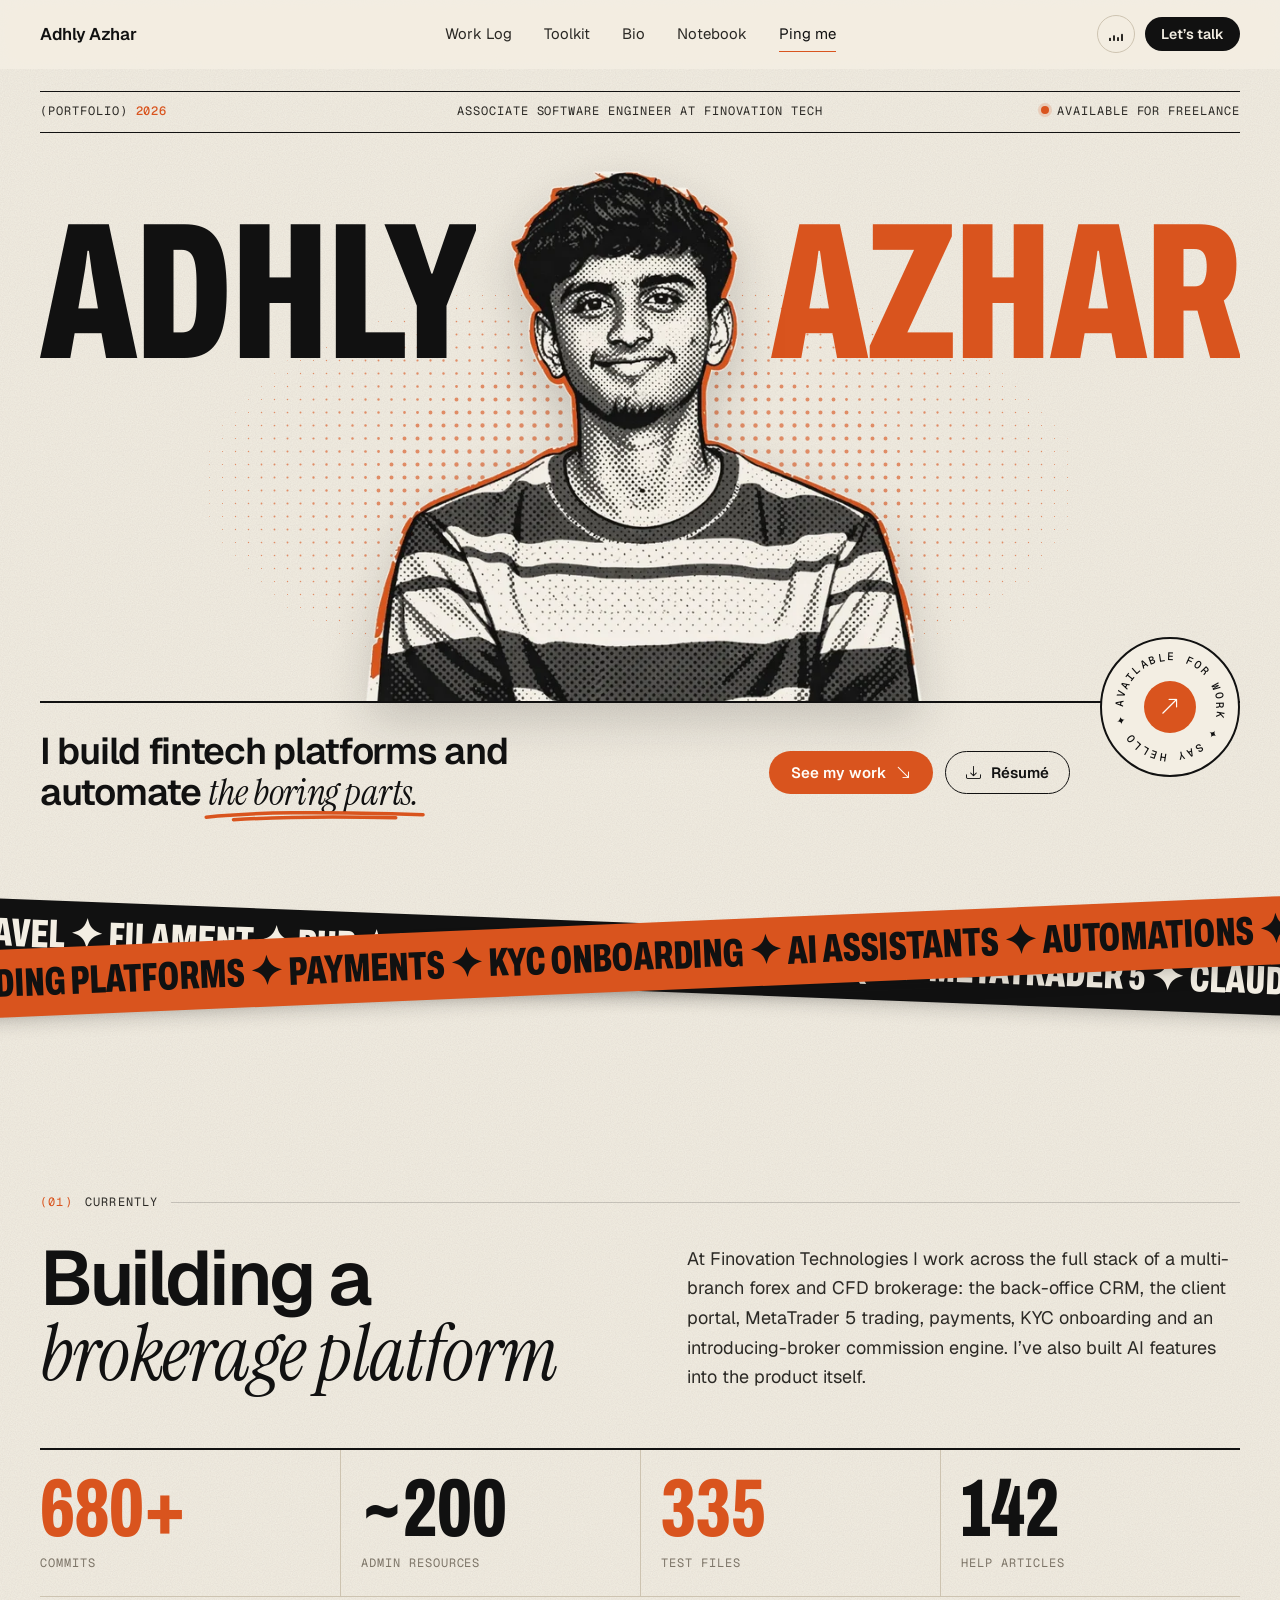
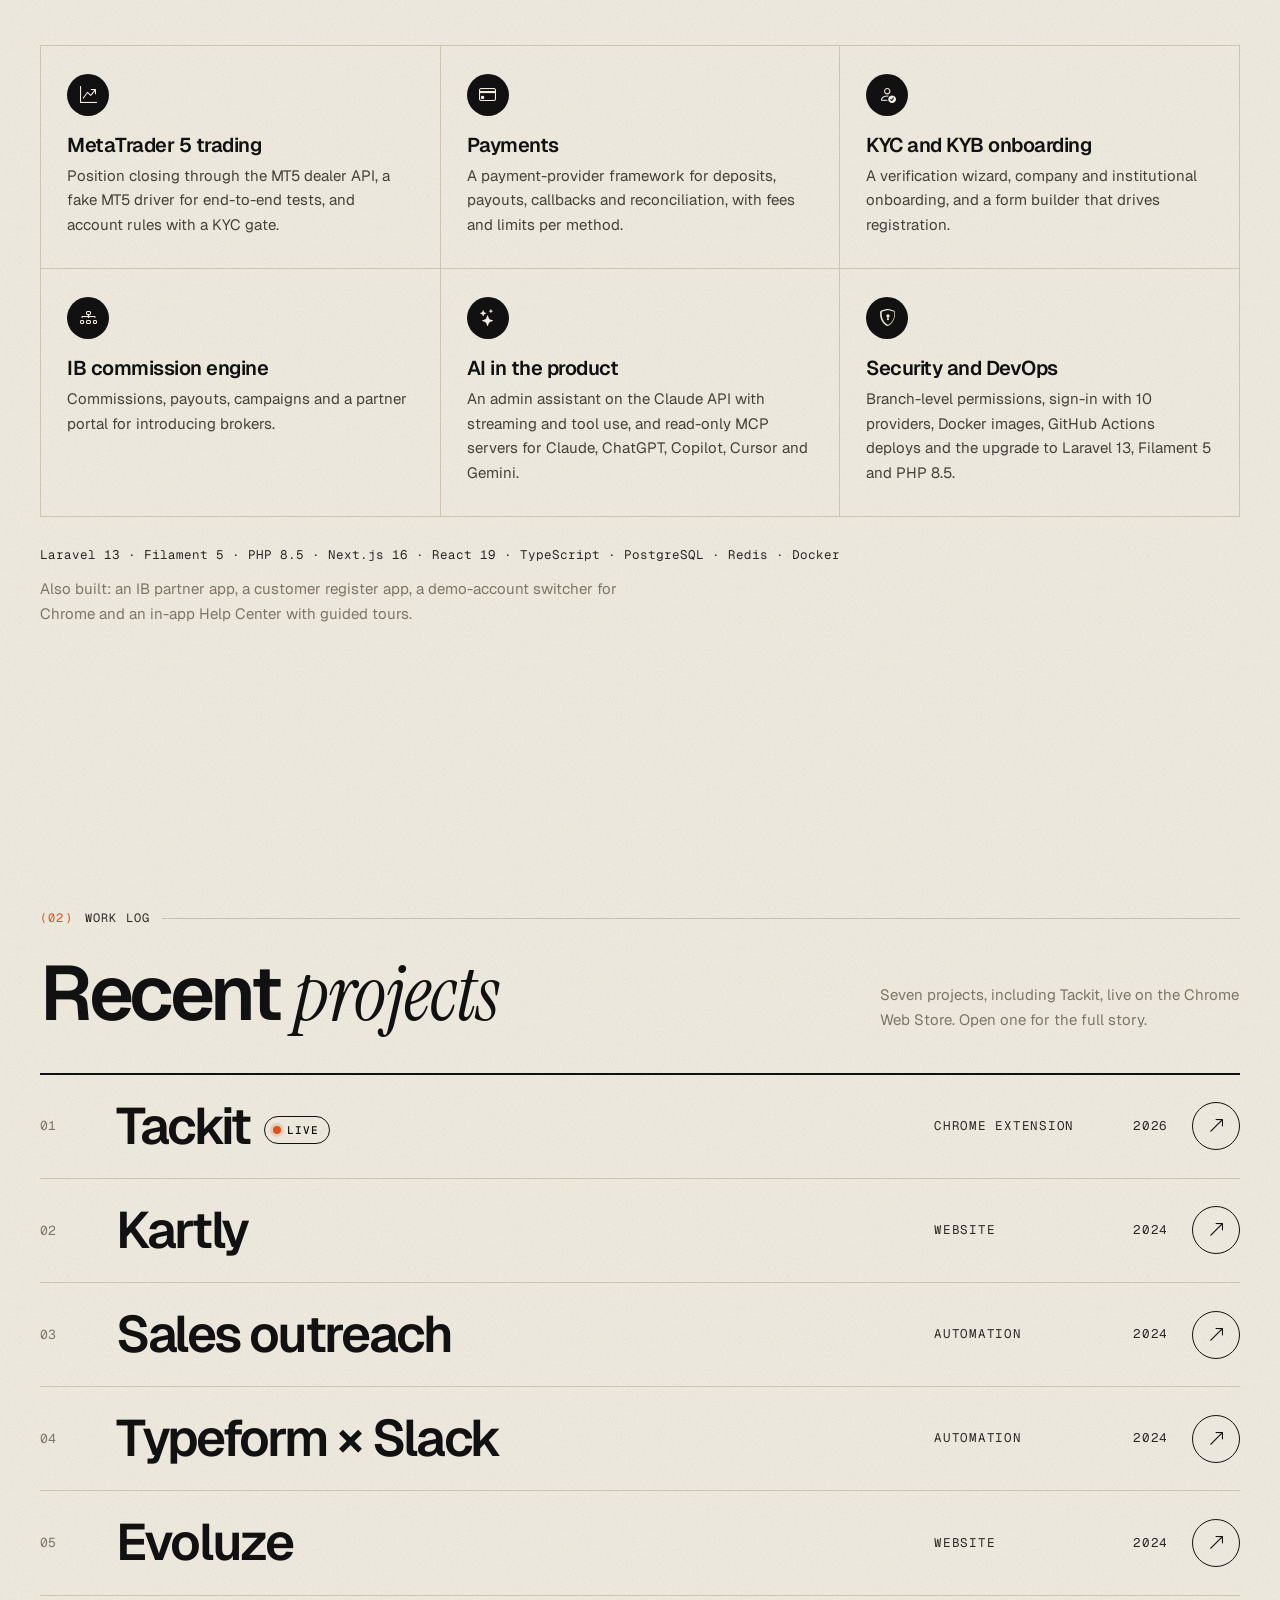
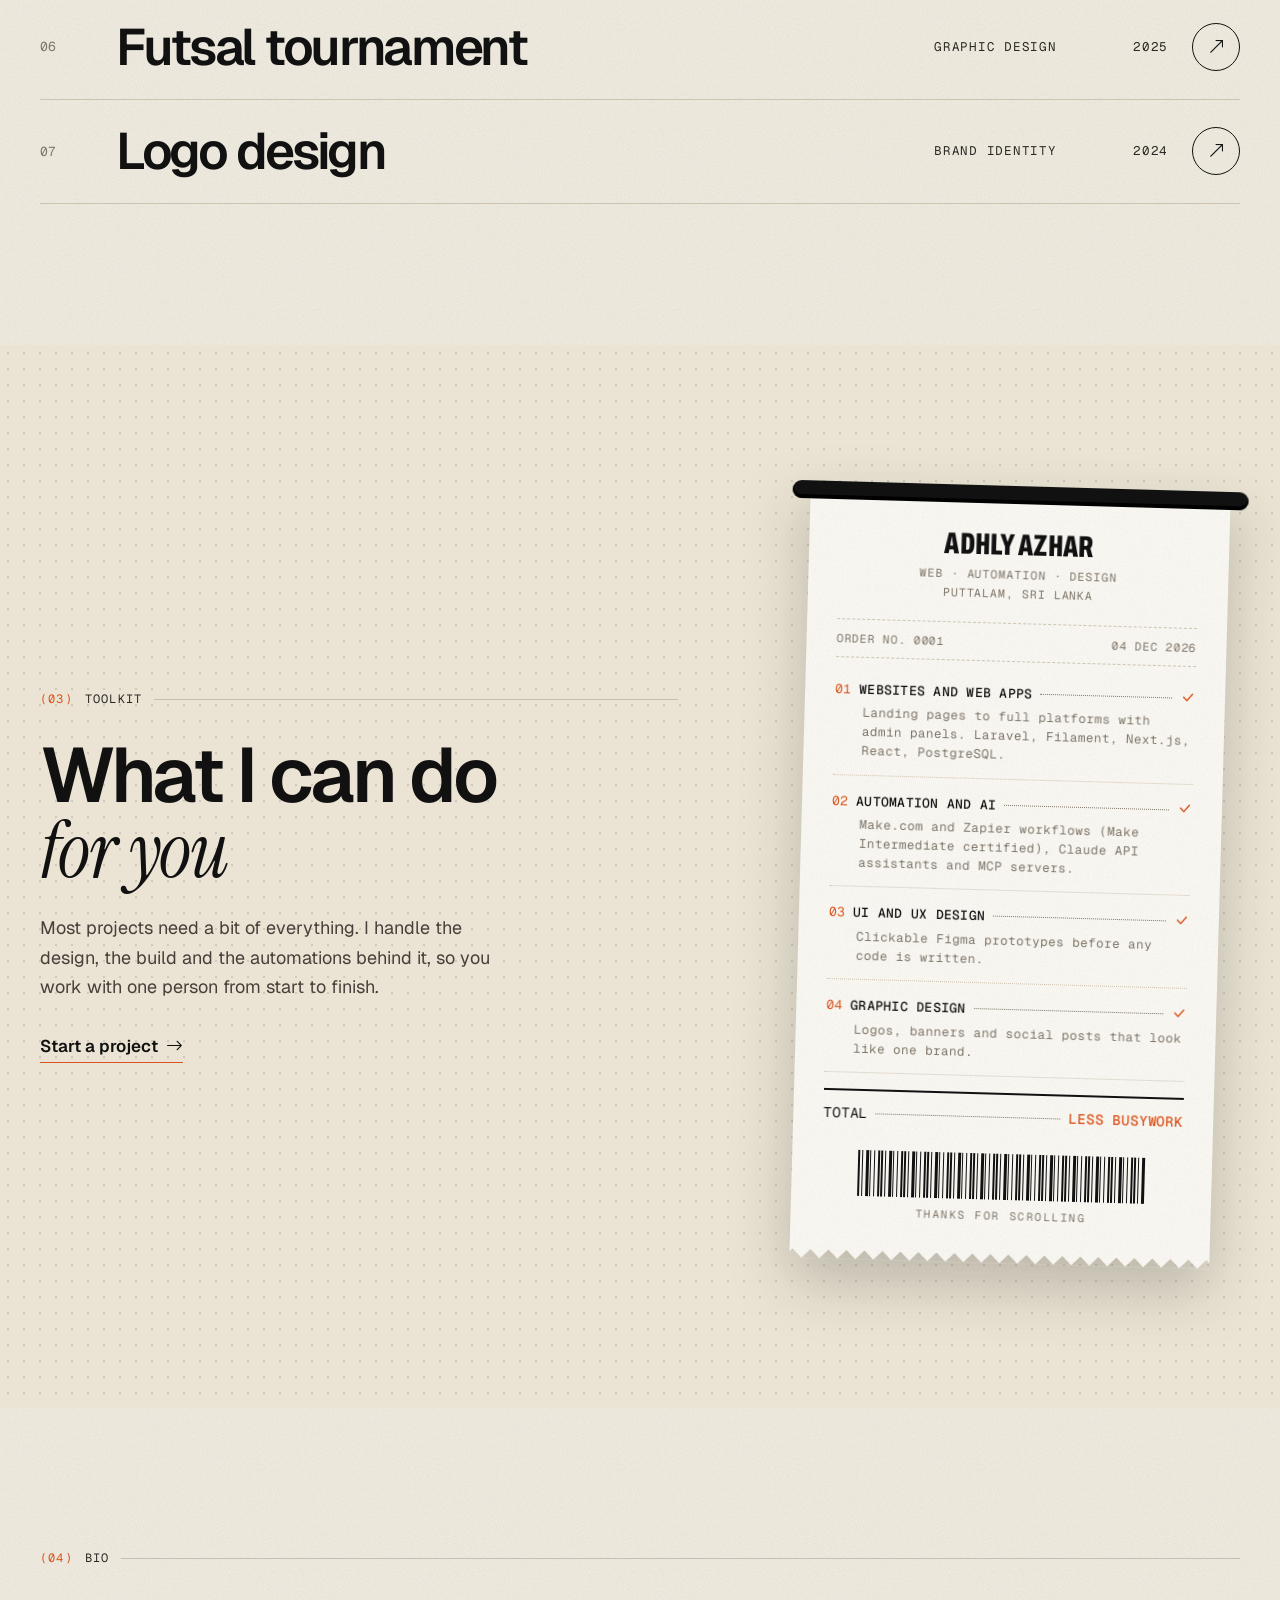
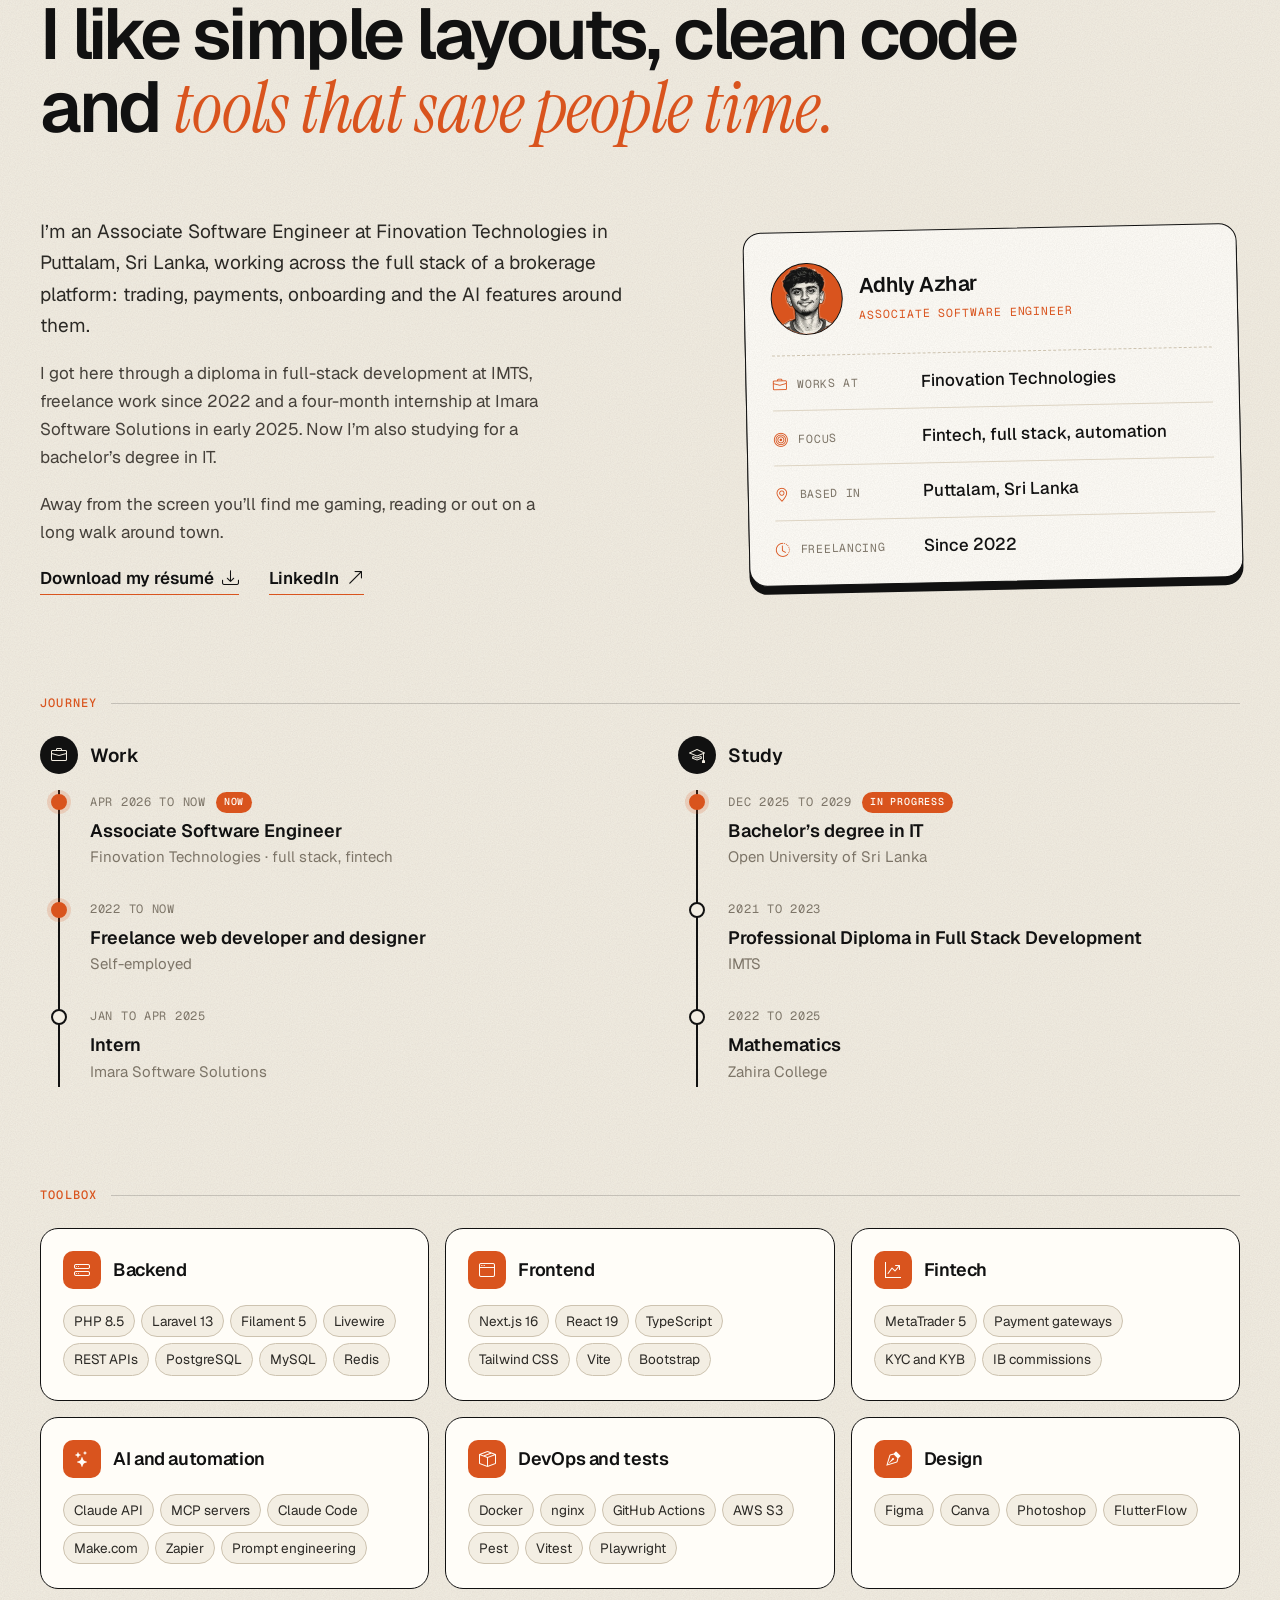
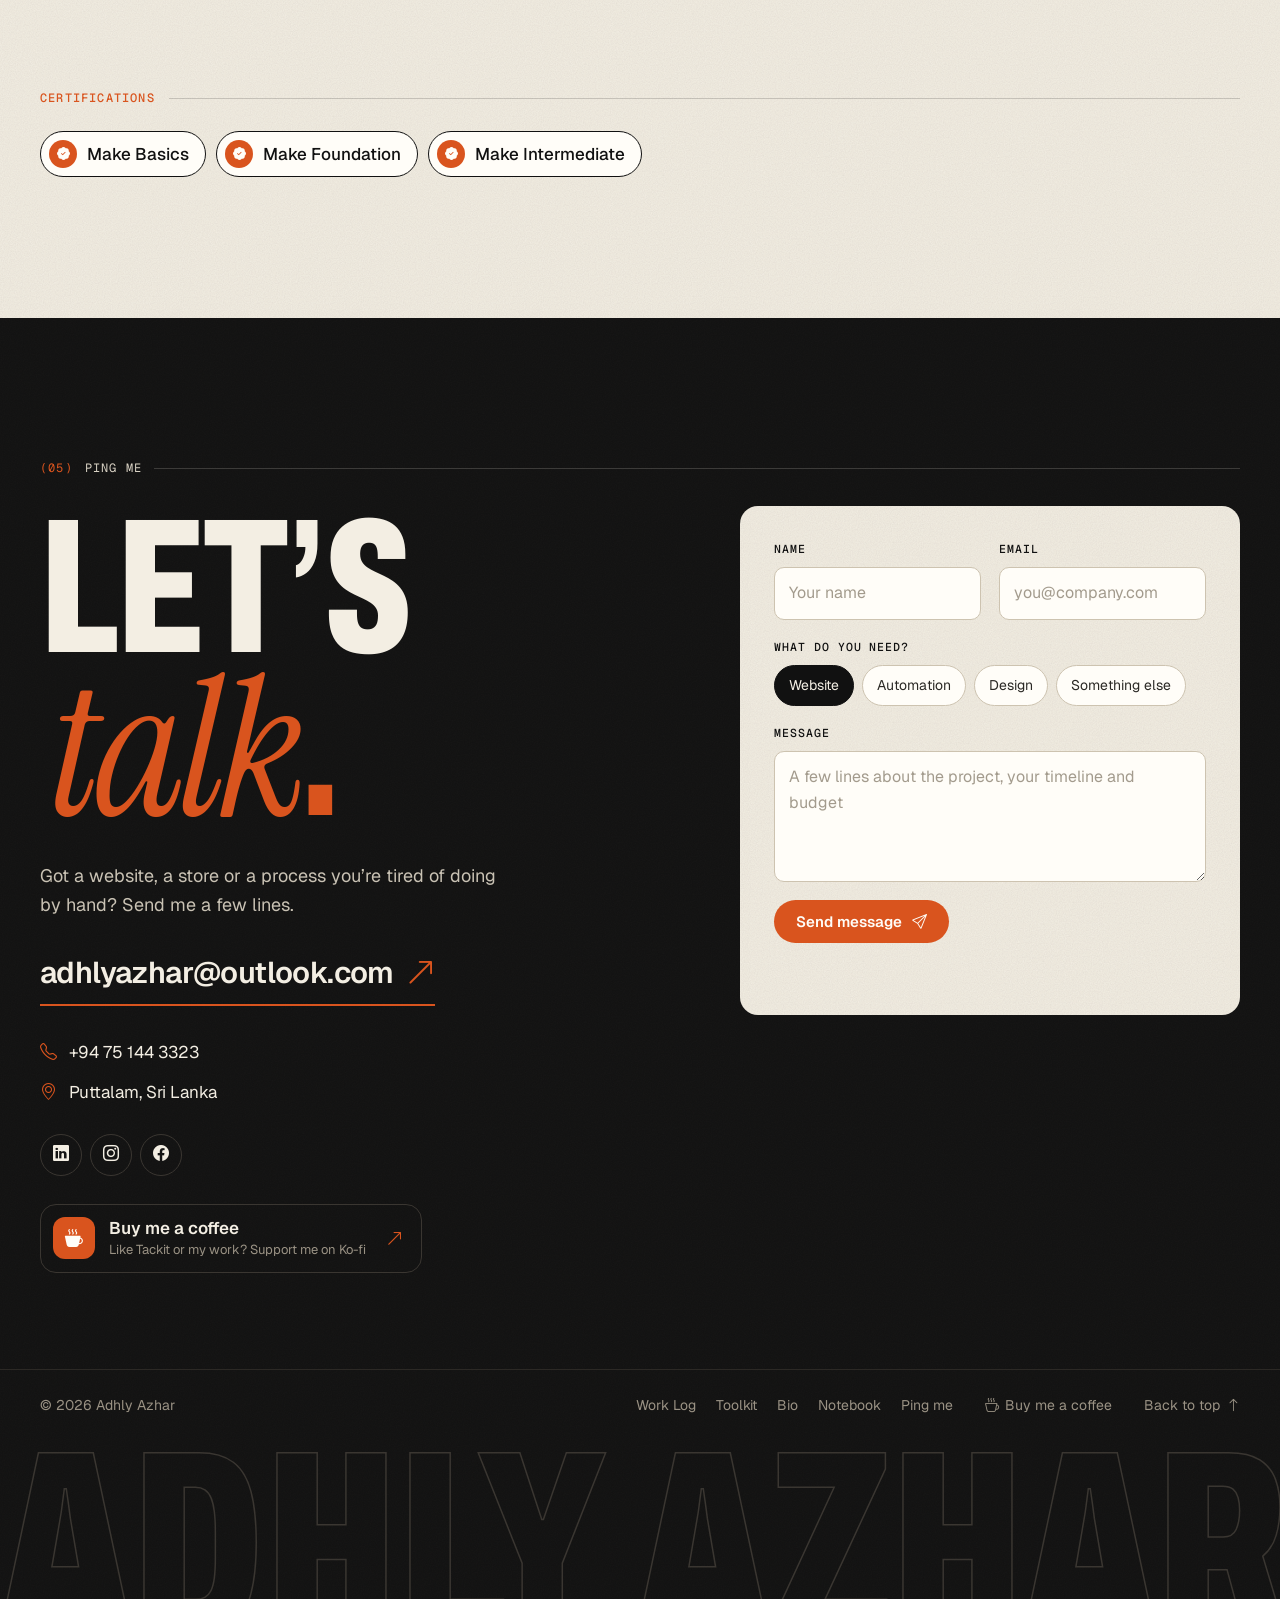
<file: index.html>
<!DOCTYPE html>
<html lang="en">

<head>
  <meta charset="utf-8">
  <meta name="viewport" content="width=device-width, initial-scale=1">
  <title>Adhly Azhar · Full-stack software engineer</title>
  <meta name="description" content="Adhly Azhar is a full-stack software engineer at Finovation Technologies in Puttalam, Sri Lanka, building trading, payments and onboarding platforms with Laravel, Next.js and AI.">
  <meta name="theme-color" content="#F3EEE3">
  <meta property="og:type" content="website">
  <meta property="og:title" content="Adhly Azhar · Full-stack software engineer">
  <meta property="og:description" content="Full-stack engineer building fintech platforms, web apps and automations.">
  <meta property="og:image" content="https://azharadhly.github.io/portfolio/assets/img/profile/og-image.jpg">
  <meta name="twitter:card" content="summary_large_image">

  <link rel="icon" href="assets/img/favicon-48.png" sizes="48x48" type="image/png">
  <link rel="icon" href="assets/img/favicon-32.png" sizes="32x32" type="image/png">
  <link rel="apple-touch-icon" href="assets/img/apple-touch-icon.png">
  <link rel="preconnect" href="https://fonts.googleapis.com">
  <link rel="preconnect" href="https://fonts.gstatic.com" crossorigin>
  <link href="https://fonts.googleapis.com/css2?family=Archivo:wdth,wght@62..125,400..900&family=Geist:wght@400;500;600;700&family=Geist+Mono:wght@400;500&family=Instrument+Serif:ital@0;1&display=swap" rel="stylesheet">
  <link href="assets/vendor/bootstrap-icons/bootstrap-icons.min.css" rel="stylesheet">
  <link href="assets/css/style.css" rel="stylesheet">
  <script>document.documentElement.classList.add('js');</script>
</head>

<body id="top">
  <a class="skip-link" href="#main">Skip to content</a>
  <!-- shared gradients for the Tackit-style pins on the sticky notes -->
  <svg class="svg-defs" aria-hidden="true" focusable="false">
    <defs>
      <radialGradient id="pin-ball" cx="0.36" cy="0.32" r="0.72">
        <stop offset="0" stop-color="#f6d4c7"/><stop offset="0.45" stop-color="#d9541e"/><stop offset="1" stop-color="#8f3110"/>
      </radialGradient>
      <linearGradient id="pin-steel" x1="0" y1="0" x2="1" y2="0">
        <stop offset="0" stop-color="#f3f4f6"/><stop offset="0.5" stop-color="#a1a7b0"/><stop offset="1" stop-color="#525a66"/>
      </linearGradient>
    </defs>
  </svg>

  <header class="site-header">
    <div class="container nav">
      <a class="brand" href="index.html" aria-label="Adhly Azhar, home">
        <span>Adhly Azhar</span>
      </a>

      <nav id="site-menu" class="nav-links" aria-label="Main">
        <a href="#work">Work Log</a>
        <a href="#services">Toolkit</a>
        <a href="#about">Bio</a>
        <a href="notebook.html">Notebook</a>
        <a href="#contact">Ping me</a>
        <a class="only-mobile" href="assets/resume/adhly-azhar-resume.pdf" download>Download résumé</a>
      </nav>

      <div class="nav-actions">
        <button class="sound-toggle" type="button" data-sound-toggle data-on="Pause music" data-off="Play music"
          aria-pressed="false" aria-label="Background music" title="Play music">
          <span class="eq" aria-hidden="true"><i></i><i></i><i></i><i></i></span>
        </button>
        <a class="btn btn-ink btn-sm" href="#contact">Let’s talk</a>
        <button class="nav-toggle" type="button" aria-expanded="false" aria-controls="site-menu" aria-label="Open menu">
          <i class="bi bi-list" aria-hidden="true"></i><i class="bi bi-x-lg" aria-hidden="true"></i>
        </button>
      </div>
    </div>
  </header>

  <main id="main">

    <!-- Hero: poster masthead -->
    <section class="hero" aria-label="Introduction">
      <div class="container">
        <div class="hero-strip" data-intro>
          <span>(Portfolio) <b data-year>2026</b></span>
          <span class="hide-sm">Associate Software Engineer at Finovation Tech</span>
          <span><i class="status-dot" aria-hidden="true"></i>Available for freelance</span>
        </div>

        <div class="hero-stage">
          <div class="hero-dots" aria-hidden="true"></div>
          <h1 class="masthead">
            <span class="mast-word mast-left"><span>Adhly</span></span>
            <span class="mast-word mast-right"><span>Azhar</span></span>
          </h1>
          <img class="hero-sticker" src="assets/img/profile/adhly-sticker.webp"
            srcset="assets/img/profile/adhly-sticker-640.webp 640w, assets/img/profile/adhly-sticker.webp 1024w"
            sizes="(max-width: 760px) 92vw, 600px" width="1024" height="1024"
            alt="Illustrated portrait of Adhly Azhar" fetchpriority="high">
        </div>

        <div class="hero-bar">
          <p class="hero-statement" data-intro style="--delay: .55s">
            I build fintech platforms and automate
            <span class="accent">the boring parts.<svg class="scribble" viewBox="0 0 300 20" preserveAspectRatio="none" aria-hidden="true"><path pathLength="1" d="M3 13 C 70 5, 150 4, 297 9 M 40 17 C 110 12, 190 12, 260 14" /></svg></span>
          </p>
          <div class="hero-actions" data-intro style="--delay: .7s">
            <a class="btn btn-accent" href="#work">See my work <i class="bi bi-arrow-down-right" aria-hidden="true"></i></a>
            <a class="btn btn-line" href="assets/resume/adhly-azhar-resume.pdf" download><i class="bi bi-download" aria-hidden="true"></i> Résumé</a>
          </div>
          <a class="stamp" href="#contact" aria-label="Available for freelance, get in touch">
            <svg viewBox="0 0 120 120" aria-hidden="true">
              <defs><path id="stamp-path" d="M60,60 m-45,0 a45,45 0 1,1 90,0 a45,45 0 1,1 -90,0" /></defs>
              <text textLength="276" lengthAdjust="spacing"><textPath href="#stamp-path">AVAILABLE FOR WORK ✦ SAY HELLO ✦</textPath></text>
            </svg>
            <span class="stamp-core"><i class="bi bi-arrow-up-right" aria-hidden="true"></i></span>
          </a>
        </div>
      </div>
    </section>

    <!-- Taped marquee bands -->
    <div class="tapes" aria-hidden="true">
      <div class="tape tape-ink">
        <div class="tape-track">
          <span>Laravel ✦ Filament ✦ PHP ✦ Next.js ✦ React ✦ PostgreSQL ✦ MetaTrader 5 ✦ Claude API ✦ Docker ✦ Make.com ✦&nbsp;</span>
          <span>Laravel ✦ Filament ✦ PHP ✦ Next.js ✦ React ✦ PostgreSQL ✦ MetaTrader 5 ✦ Claude API ✦ Docker ✦ Make.com ✦&nbsp;</span>
        </div>
      </div>
      <div class="tape tape-orange">
        <div class="tape-track">
          <span>Trading platforms ✦ Payments ✦ KYC onboarding ✦ AI assistants ✦ Automations ✦ Websites ✦ Trading platforms ✦ Payments ✦ KYC onboarding ✦ AI assistants ✦ Automations ✦ Websites ✦&nbsp;</span>
          <span>Trading platforms ✦ Payments ✦ KYC onboarding ✦ AI assistants ✦ Automations ✦ Websites ✦ Trading platforms ✦ Payments ✦ KYC onboarding ✦ AI assistants ✦ Automations ✦ Websites ✦&nbsp;</span>
        </div>
      </div>
    </div>

    <!-- Currently: role at Finovation -->
    <section id="now" class="section now">
      <div class="container">
        <p class="label"><span>(01)</span>Currently</p>
        <div class="now-head">
          <h2 class="sec-title reveal">Building a <em>brokerage platform</em></h2>
          <p class="now-lead reveal">At Finovation Technologies I work across the full stack of a multi-branch forex and CFD
            brokerage: the back-office CRM, the client portal, MetaTrader 5 trading, payments, KYC onboarding and an
            introducing-broker commission engine. I’ve also built AI features into the product itself.</p>
        </div>

        <dl class="now-stats reveal">
          <div><dt>Commits</dt><dd>680+</dd></div>
          <div><dt>Admin resources</dt><dd>~200</dd></div>
          <div><dt>Test files</dt><dd>335</dd></div>
          <div><dt>Help articles</dt><dd>142</dd></div>
        </dl>

        <ul class="now-grid">
          <li class="reveal">
            <i class="bi bi-graph-up-arrow" aria-hidden="true"></i>
            <h3>MetaTrader 5 trading</h3>
            <p>Position closing through the MT5 dealer API, a fake MT5 driver for end-to-end tests, and account rules with a KYC gate.</p>
          </li>
          <li class="reveal" style="--delay: .06s">
            <i class="bi bi-credit-card" aria-hidden="true"></i>
            <h3>Payments</h3>
            <p>A payment-provider framework for deposits, payouts, callbacks and reconciliation, with fees and limits per method.</p>
          </li>
          <li class="reveal" style="--delay: .12s">
            <i class="bi bi-person-check" aria-hidden="true"></i>
            <h3>KYC and KYB onboarding</h3>
            <p>A verification wizard, company and institutional onboarding, and a form builder that drives registration.</p>
          </li>
          <li class="reveal">
            <i class="bi bi-diagram-3" aria-hidden="true"></i>
            <h3>IB commission engine</h3>
            <p>Commissions, payouts, campaigns and a partner portal for introducing brokers.</p>
          </li>
          <li class="reveal" style="--delay: .06s">
            <i class="bi bi-stars" aria-hidden="true"></i>
            <h3>AI in the product</h3>
            <p>An admin assistant on the Claude API with streaming and tool use, and read-only MCP servers for Claude, ChatGPT, Copilot, Cursor and Gemini.</p>
          </li>
          <li class="reveal" style="--delay: .12s">
            <i class="bi bi-shield-lock" aria-hidden="true"></i>
            <h3>Security and DevOps</h3>
            <p>Branch-level permissions, sign-in with 10 providers, Docker images, GitHub Actions deploys and the upgrade to Laravel 13, Filament 5 and PHP 8.5.</p>
          </li>
        </ul>

        <div class="now-foot reveal">
          <p class="now-stack">Laravel 13 · Filament 5 · PHP 8.5 · Next.js 16 · React 19 · TypeScript · PostgreSQL · Redis · Docker</p>
          <p class="now-also">Also built: an IB partner app, a customer register app, a demo-account switcher for Chrome
            and an in-app Help Center with guided tours.</p>
          <div class="drop-note note-now" aria-hidden="true">
            <div class="drop-paper" style="--r: -4deg"><span class="drop-pin"><span class="pin-shadow"></span><span class="pin-body"><svg class="pin-art" viewBox="0 0 22 30"><path d="M10.2 15.5H11.8L11.35 27.6L11 30L10.65 27.6Z" fill="url(#pin-steel)"/><path d="M8.6 15.2H13.4L12.3 17.6H9.7Z" fill="#8f3110"/><circle cx="11" cy="9" r="7.6" fill="url(#pin-ball)" stroke="rgba(15, 23, 42, 0.35)" stroke-width="0.6"/><ellipse cx="8.3" cy="6.1" rx="2.7" ry="1.9" fill="#fff" opacity="0.75" transform="rotate(-30 8.3 6.1)"/><circle cx="14.4" cy="12.6" r="1" fill="#fff" opacity="0.25"/></svg></span></span><p>All of this since <u>April 2026</u></p></div>
          </div>
        </div>
      </div>
    </section>

    <!-- Work index -->
    <section id="work" class="section work">
      <div class="container">
        <div class="sec-head">
          <p class="label"><span>(02)</span>Work log</p>
          <div class="sec-head-row">
            <h2 class="sec-title reveal">Recent <em>projects</em></h2>
            <p class="sec-note reveal">Seven projects, including Tackit, live on the Chrome Web Store. Open one for the full story.</p>
          </div>
          <div class="drop-note note-work" aria-hidden="true">
            <div class="drop-paper" style="--r: 5deg"><span class="drop-pin"><span class="pin-shadow"></span><span class="pin-body"><svg class="pin-art" viewBox="0 0 22 30"><path d="M10.2 15.5H11.8L11.35 27.6L11 30L10.65 27.6Z" fill="url(#pin-steel)"/><path d="M8.6 15.2H13.4L12.3 17.6H9.7Z" fill="#8f3110"/><circle cx="11" cy="9" r="7.6" fill="url(#pin-ball)" stroke="rgba(15, 23, 42, 0.35)" stroke-width="0.6"/><ellipse cx="8.3" cy="6.1" rx="2.7" ry="1.9" fill="#fff" opacity="0.75" transform="rotate(-30 8.3 6.1)"/><circle cx="14.4" cy="12.6" r="1" fill="#fff" opacity="0.25"/></svg></span></span><p>Tackit is <u>live</u>. Go give it a try!</p></div>
          </div>
        </div>

        <ol class="work-list">
          <li class="reveal">
            <a class="work-row" href="https://chromewebstore.google.com/detail/fnjlbcfjfmlbjieocfandcigolhcbkja"
              target="_blank" rel="noopener" data-preview="assets/img/work/tackit/cover.webp">
              <span class="work-num">01</span>
              <span class="work-thumb"><img src="assets/img/work/tackit/cover.webp" width="1200" height="900" loading="lazy" alt=""></span>
              <span class="work-main">
                <span class="work-title">Tackit</span><span class="live-badge"><i class="status-dot" aria-hidden="true"></i>Live</span>
                <span class="work-desc">Sticky notes for any website, synced and shareable</span>
              </span>
              <span class="work-tag">Chrome extension</span>
              <span class="work-year">2026</span>
              <span class="work-arrow" aria-hidden="true"><i class="bi bi-arrow-up-right"></i></span>
            </a>
          </li>
          <li class="reveal">
            <a class="work-row" href="Kartly.html" data-preview="assets/img/work/kartly/cover.webp">
              <span class="work-num">02</span>
              <span class="work-thumb"><img src="assets/img/work/kartly/cover.webp" width="1286" height="680" loading="lazy" alt=""></span>
              <span class="work-main">
                <span class="work-title">Kartly</span>
                <span class="work-desc">Online grocery store with its own admin panel</span>
              </span>
              <span class="work-tag">Website</span>
              <span class="work-year">2024</span>
              <span class="work-arrow" aria-hidden="true"><i class="bi bi-arrow-up-right"></i></span>
            </a>
          </li>
          <li class="reveal">
            <a class="work-row" href="Automated-Sales-Outreach-System.html" data-preview="assets/img/work/outreach/cover.webp">
              <span class="work-num">03</span>
              <span class="work-thumb"><img src="assets/img/work/outreach/cover.webp" width="940" height="788" loading="lazy" alt=""></span>
              <span class="work-main">
                <span class="work-title">Sales outreach</span>
                <span class="work-desc">Personal LinkedIn and email outreach, running on Make.com</span>
              </span>
              <span class="work-tag">Automation</span>
              <span class="work-year">2024</span>
              <span class="work-arrow" aria-hidden="true"><i class="bi bi-arrow-up-right"></i></span>
            </a>
          </li>
          <li class="reveal">
            <a class="work-row" href="Typform-slack.html" data-preview="assets/img/work/typeform-slack/cover.webp">
              <span class="work-num">04</span>
              <span class="work-thumb"><img src="assets/img/work/typeform-slack/cover.webp" width="940" height="788" loading="lazy" alt=""></span>
              <span class="work-main">
                <span class="work-title">Typeform × Slack</span>
                <span class="work-desc">Form submissions turned into Slack approvals and onboarding</span>
              </span>
              <span class="work-tag">Automation</span>
              <span class="work-year">2024</span>
              <span class="work-arrow" aria-hidden="true"><i class="bi bi-arrow-up-right"></i></span>
            </a>
          </li>
          <li class="reveal">
            <a class="work-row" href="evoluze.html" data-preview="assets/img/work/evoluze/cover.webp">
              <span class="work-num">05</span>
              <span class="work-thumb"><img src="assets/img/work/evoluze/cover.webp" width="940" height="788" loading="lazy" alt=""></span>
              <span class="work-main">
                <span class="work-title">Evoluze</span>
                <span class="work-desc">T-shirt store front end, designed in Figma first</span>
              </span>
              <span class="work-tag">Website</span>
              <span class="work-year">2024</span>
              <span class="work-arrow" aria-hidden="true"><i class="bi bi-arrow-up-right"></i></span>
            </a>
          </li>
          <li class="reveal">
            <a class="work-row" href="banner.html" data-preview="assets/img/work/futsal/cover.webp">
              <span class="work-num">06</span>
              <span class="work-thumb"><img src="assets/img/work/futsal/cover.webp" width="1600" height="1200" loading="lazy" alt=""></span>
              <span class="work-main">
                <span class="work-title">Futsal tournament</span>
                <span class="work-desc">Banner, award posts and sponsor posts for a school event</span>
              </span>
              <span class="work-tag">Graphic design</span>
              <span class="work-year">2025</span>
              <span class="work-arrow" aria-hidden="true"><i class="bi bi-arrow-up-right"></i></span>
            </a>
          </li>
          <li class="reveal">
            <a class="work-row" href="logo-creation.html" data-preview="assets/img/work/logo/cover.webp">
              <span class="work-num">07</span>
              <span class="work-thumb"><img src="assets/img/work/logo/cover.webp" width="1024" height="1024" loading="lazy" alt=""></span>
              <span class="work-main">
                <span class="work-title">Logo design</span>
                <span class="work-desc">Logos and marks, including Dinaj and the Evoluze icon</span>
              </span>
              <span class="work-tag">Brand identity</span>
              <span class="work-year">2024</span>
              <span class="work-arrow" aria-hidden="true"><i class="bi bi-arrow-up-right"></i></span>
            </a>
          </li>
        </ol>
      </div>
      <div class="work-preview" aria-hidden="true"><img alt=""></div>
    </section>

    <!-- Services as a printed receipt -->
    <section id="services" class="section services">
      <div class="container services-grid">
        <div class="services-intro">
          <p class="label"><span>(03)</span>Toolkit</p>
          <h2 class="sec-title reveal">What I can do <em>for you</em></h2>
          <p class="reveal">Most projects need a bit of everything. I handle the design, the build and the
            automations behind it, so you work with one person from start to finish.</p>
          <a class="link-arrow reveal" href="#contact">Start a project <i class="bi bi-arrow-right" aria-hidden="true"></i></a>
          <div class="drop-note note-services" aria-hidden="true">
            <div class="drop-paper" style="--r: -6deg"><span class="drop-pin"><span class="pin-shadow"></span><span class="pin-body"><svg class="pin-art" viewBox="0 0 22 30"><path d="M10.2 15.5H11.8L11.35 27.6L11 30L10.65 27.6Z" fill="url(#pin-steel)"/><path d="M8.6 15.2H13.4L12.3 17.6H9.7Z" fill="#8f3110"/><circle cx="11" cy="9" r="7.6" fill="url(#pin-ball)" stroke="rgba(15, 23, 42, 0.35)" stroke-width="0.6"/><ellipse cx="8.3" cy="6.1" rx="2.7" ry="1.9" fill="#fff" opacity="0.75" transform="rotate(-30 8.3 6.1)"/><circle cx="14.4" cy="12.6" r="1" fill="#fff" opacity="0.25"/></svg></span></span><p>Design, build, automate. <u>One person.</u></p></div>
          </div>
        </div>

        <div class="receipt-wrap reveal">
          <span class="receipt-slot" aria-hidden="true"></span>
          <div class="receipt-clip">
            <article class="receipt" aria-label="Services">
              <header class="receipt-head">
                <strong>Adhly Azhar</strong>
                <span>Web · Automation · Design</span>
                <span>Puttalam, Sri Lanka</span>
              </header>
              <div class="receipt-meta"><span>Order no. 0001</span><span data-today>Today</span></div>
              <ol class="receipt-items">
                <li>
                  <div class="ri-line"><span class="ri-num">01</span><span class="ri-name">Websites and web apps</span><span class="ri-dots"></span><i class="bi bi-check-lg" aria-hidden="true"></i></div>
                  <p>Landing pages to full platforms with admin panels. Laravel, Filament, Next.js, React, PostgreSQL.</p>
                </li>
                <li>
                  <div class="ri-line"><span class="ri-num">02</span><span class="ri-name">Automation and AI</span><span class="ri-dots"></span><i class="bi bi-check-lg" aria-hidden="true"></i></div>
                  <p>Make.com and Zapier workflows (Make Intermediate certified), Claude API assistants and MCP servers.</p>
                </li>
                <li>
                  <div class="ri-line"><span class="ri-num">03</span><span class="ri-name">UI and UX design</span><span class="ri-dots"></span><i class="bi bi-check-lg" aria-hidden="true"></i></div>
                  <p>Clickable Figma prototypes before any code is written.</p>
                </li>
                <li>
                  <div class="ri-line"><span class="ri-num">04</span><span class="ri-name">Graphic design</span><span class="ri-dots"></span><i class="bi bi-check-lg" aria-hidden="true"></i></div>
                  <p>Logos, banners and social posts that look like one brand.</p>
                </li>
              </ol>
              <div class="receipt-total"><span>Total</span><span class="ri-dots"></span><strong>Less busywork</strong></div>
              <footer class="receipt-foot">
                <span class="barcode" aria-hidden="true"></span>
                <span>Thanks for scrolling</span>
              </footer>
            </article>
          </div>
        </div>
      </div>
    </section>

    <!-- About -->
    <section id="about" class="section about">
      <div class="container">
        <p class="label"><span>(04)</span>Bio</p>
        <p class="about-quote reveal">I like simple layouts, clean code and <em>tools that save people time.</em></p>

        <div class="bio-intro">
          <div class="about-copy reveal">
            <p>I’m an Associate Software Engineer at Finovation Technologies in Puttalam, Sri Lanka, working across the full
              stack of a brokerage platform: trading, payments, onboarding and the AI features around them.</p>
            <p>I got here through a diploma in full-stack development at IMTS, freelance work since 2022 and a four-month
              internship at Imara Software Solutions in early 2025. Now I’m also studying for a bachelor’s degree in IT.</p>
            <p>Away from the screen you’ll find me gaming, reading or out on a long walk around town.</p>
            <div class="bio-actions">
              <a class="link-arrow" href="assets/resume/adhly-azhar-resume.pdf" download>Download my résumé <i class="bi bi-download" aria-hidden="true"></i></a>
              <a class="link-arrow" href="https://www.linkedin.com/in/adhly-azhar/" target="_blank" rel="noopener">LinkedIn <i class="bi bi-arrow-up-right" aria-hidden="true"></i></a>
            </div>
          </div>

          <div class="id-wrap reveal">
            <aside class="id-card" aria-label="At a glance">
              <div class="id-top">
                <span class="id-avatar"><img src="assets/img/profile/adhly-sticker-640.webp" width="640" height="640" alt="" loading="lazy"></span>
                <div><strong>Adhly Azhar</strong><span>Associate Software Engineer</span></div>
              </div>
              <dl class="id-facts">
                <div><dt><i class="bi bi-briefcase" aria-hidden="true"></i>Works at</dt><dd>Finovation Technologies</dd></div>
                <div><dt><i class="bi bi-bullseye" aria-hidden="true"></i>Focus</dt><dd>Fintech, full stack, automation</dd></div>
                <div><dt><i class="bi bi-geo-alt" aria-hidden="true"></i>Based in</dt><dd>Puttalam, Sri Lanka</dd></div>
                <div><dt><i class="bi bi-clock-history" aria-hidden="true"></i>Freelancing</dt><dd>Since 2022</dd></div>
              </dl>
            </aside>
            <div class="drop-note note-about" aria-hidden="true">
              <div class="drop-paper" style="--r: 5deg"><span class="drop-pin"><span class="pin-shadow"></span><span class="pin-body"><svg class="pin-art" viewBox="0 0 22 30"><path d="M10.2 15.5H11.8L11.35 27.6L11 30L10.65 27.6Z" fill="url(#pin-steel)"/><path d="M8.6 15.2H13.4L12.3 17.6H9.7Z" fill="#8f3110"/><circle cx="11" cy="9" r="7.6" fill="url(#pin-ball)" stroke="rgba(15, 23, 42, 0.35)" stroke-width="0.6"/><ellipse cx="8.3" cy="6.1" rx="2.7" ry="1.9" fill="#fff" opacity="0.75" transform="rotate(-30 8.3 6.1)"/><circle cx="14.4" cy="12.6" r="1" fill="#fff" opacity="0.25"/></svg></span></span><p>Studying IT at the <u>Open University</u></p></div>
            </div>
          </div>
        </div>

        <div class="bio-block">
          <h3 class="bio-h">Journey</h3>
          <div class="journey">
            <div class="journey-col reveal">
              <p class="journey-kind"><i class="bi bi-briefcase" aria-hidden="true"></i>Work</p>
              <ol class="tl">
                <li class="is-now"><span class="when">Apr 2026 to now<b class="now-chip">Now</b></span><strong>Associate Software Engineer</strong><span>Finovation Technologies · full stack, fintech</span></li>
                <li class="is-now"><span class="when">2022 to now</span><strong>Freelance web developer and designer</strong><span>Self-employed</span></li>
                <li><span class="when">Jan to Apr 2025</span><strong>Intern</strong><span>Imara Software Solutions</span></li>
              </ol>
            </div>
            <div class="journey-col reveal" style="--delay: .08s">
              <p class="journey-kind"><i class="bi bi-mortarboard" aria-hidden="true"></i>Study</p>
              <ol class="tl">
                <li class="is-now"><span class="when">Dec 2025 to 2029<b class="now-chip">In progress</b></span><strong>Bachelor’s degree in IT</strong><span>Open University of Sri Lanka</span></li>
                <li><span class="when">2021 to 2023</span><strong>Professional Diploma in Full Stack Development</strong><span>IMTS</span></li>
                <li><span class="when">2022 to 2025</span><strong>Mathematics</strong><span>Zahira College</span></li>
              </ol>
            </div>
          </div>
        </div>

        <div class="bio-block">
          <h3 class="bio-h">Toolbox</h3>
          <div class="tool-grid">
            <div class="tool-card reveal">
              <header><i class="bi bi-hdd-stack" aria-hidden="true"></i><h4>Backend</h4></header>
              <ul><li>PHP 8.5</li><li>Laravel 13</li><li>Filament 5</li><li>Livewire</li><li>REST APIs</li><li>PostgreSQL</li><li>MySQL</li><li>Redis</li></ul>
            </div>
            <div class="tool-card reveal" style="--delay: .06s">
              <header><i class="bi bi-window" aria-hidden="true"></i><h4>Frontend</h4></header>
              <ul><li>Next.js 16</li><li>React 19</li><li>TypeScript</li><li>Tailwind CSS</li><li>Vite</li><li>Bootstrap</li></ul>
            </div>
            <div class="tool-card reveal" style="--delay: .12s">
              <header><i class="bi bi-graph-up-arrow" aria-hidden="true"></i><h4>Fintech</h4></header>
              <ul><li>MetaTrader 5</li><li>Payment gateways</li><li>KYC and KYB</li><li>IB commissions</li></ul>
            </div>
            <div class="tool-card reveal">
              <header><i class="bi bi-stars" aria-hidden="true"></i><h4>AI and automation</h4></header>
              <ul><li>Claude API</li><li>MCP servers</li><li>Claude Code</li><li>Make.com</li><li>Zapier</li><li>Prompt engineering</li></ul>
            </div>
            <div class="tool-card reveal" style="--delay: .06s">
              <header><i class="bi bi-box-seam" aria-hidden="true"></i><h4>DevOps and tests</h4></header>
              <ul><li>Docker</li><li>nginx</li><li>GitHub Actions</li><li>AWS S3</li><li>Pest</li><li>Vitest</li><li>Playwright</li></ul>
            </div>
            <div class="tool-card reveal" style="--delay: .12s">
              <header><i class="bi bi-vector-pen" aria-hidden="true"></i><h4>Design</h4></header>
              <ul><li>Figma</li><li>Canva</li><li>Photoshop</li><li>FlutterFlow</li></ul>
            </div>
          </div>
        </div>

        <div class="bio-block bio-certs reveal">
          <h3 class="bio-h">Certifications</h3>
          <ul>
            <li><i class="bi bi-patch-check-fill" aria-hidden="true"></i>Make Basics</li>
            <li><i class="bi bi-patch-check-fill" aria-hidden="true"></i>Make Foundation</li>
            <li><i class="bi bi-patch-check-fill" aria-hidden="true"></i>Make Intermediate</li>
          </ul>
        </div>
      </div>
    </section>

    <!-- Contact -->
    <section id="contact" class="contact">
      <div class="container">
        <p class="label label-light"><span>(05)</span>Ping me</p>
        <div class="contact-grid">
          <div class="contact-copy">
            <h2 class="contact-title reveal">Let’s <em>talk</em><span class="dot-o">.</span></h2>
            <p class="reveal">Got a website, a store or a process you’re tired of doing by hand? Send me a few lines.</p>
            <a class="contact-email reveal" href="mailto:adhlyazhar@outlook.com">adhlyazhar@outlook.com <i class="bi bi-arrow-up-right" aria-hidden="true"></i></a>
            <ul class="contact-list reveal">
              <li><a href="tel:+94751443323"><i class="bi bi-telephone" aria-hidden="true"></i>+94 75 144 3323</a></li>
              <li><span><i class="bi bi-geo-alt" aria-hidden="true"></i>Puttalam, Sri Lanka</span></li>
            </ul>
            <div class="socials reveal">
              <a href="https://www.linkedin.com/in/adhly-azhar/" target="_blank" rel="noopener" aria-label="LinkedIn"><i class="bi bi-linkedin"></i></a>
              <a href="https://www.instagram.com/adhly00" target="_blank" rel="noopener" aria-label="Instagram"><i class="bi bi-instagram"></i></a>
              <a href="https://www.facebook.com/share/19dGxczndk/" target="_blank" rel="noopener" aria-label="Facebook"><i class="bi bi-facebook"></i></a>
            </div>
            <a class="kofi reveal" href="https://ko-fi.com/adhlyazhar" target="_blank" rel="noopener">
              <span class="kofi-cup"><i class="bi bi-cup-hot-fill" aria-hidden="true"></i></span>
              <span><strong>Buy me a coffee</strong><small>Like Tackit or my work? Support me on Ko-fi</small></span>
              <i class="bi bi-arrow-up-right" aria-hidden="true"></i>
            </a>
          </div>

          <form id="contact-form" class="contact-form reveal" action="https://formsubmit.co/adhlyazhar@outlook.com"
            method="POST" data-endpoint="https://formsubmit.co/ajax/adhlyazhar@outlook.com">
            <div class="field-row">
              <label class="field"><span>Name</span>
                <input type="text" name="name" autocomplete="name" placeholder="Your name" required></label>
              <label class="field"><span>Email</span>
                <input type="email" name="email" autocomplete="email" placeholder="you@company.com" required></label>
            </div>

            <fieldset class="field">
              <legend>What do you need?</legend>
              <div class="chips">
                <label class="chip"><input type="radio" name="need" value="Website" checked><span>Website</span></label>
                <label class="chip"><input type="radio" name="need" value="Automation"><span>Automation</span></label>
                <label class="chip"><input type="radio" name="need" value="Design"><span>Design</span></label>
                <label class="chip"><input type="radio" name="need" value="Something else"><span>Something else</span></label>
              </div>
            </fieldset>

            <label class="field"><span>Message</span>
              <textarea name="message" rows="4" placeholder="A few lines about the project, your timeline and budget" required></textarea></label>

            <input type="hidden" name="_subject" value="New message from your portfolio">
            <input type="hidden" name="_captcha" value="false">
            <input type="hidden" name="_template" value="table">
            <input type="text" name="_honey" class="hp" tabindex="-1" autocomplete="off" aria-hidden="true">

            <button class="btn btn-accent" type="submit">Send message <i class="bi bi-send" aria-hidden="true"></i></button>
            <p class="form-status" role="status" aria-live="polite"></p>
          </form>
          <div class="drop-note note-contact" aria-hidden="true">
            <div class="drop-paper" style="--r: -3deg"><span class="drop-pin"><span class="pin-shadow"></span><span class="pin-body"><svg class="pin-art" viewBox="0 0 22 30"><path d="M10.2 15.5H11.8L11.35 27.6L11 30L10.65 27.6Z" fill="url(#pin-steel)"/><path d="M8.6 15.2H13.4L12.3 17.6H9.7Z" fill="#8f3110"/><circle cx="11" cy="9" r="7.6" fill="url(#pin-ball)" stroke="rgba(15, 23, 42, 0.35)" stroke-width="0.6"/><ellipse cx="8.3" cy="6.1" rx="2.7" ry="1.9" fill="#fff" opacity="0.75" transform="rotate(-30 8.3 6.1)"/><circle cx="14.4" cy="12.6" r="1" fill="#fff" opacity="0.25"/></svg></span></span><p>Big idea or small fix? <u>Say hi.</u></p></div>
          </div>
        </div>
      </div>
    </section>

  </main>

  <footer class="site-footer">
    <div class="container footer-inner">
      <p>© <span data-year>2026</span> Adhly Azhar</p>
      <nav aria-label="Footer">
        <a href="#work">Work Log</a>
        <a href="#services">Toolkit</a>
        <a href="#about">Bio</a>
        <a href="notebook.html">Notebook</a>
        <a href="#contact">Ping me</a>
      </nav>
      <a class="footer-kofi" href="https://ko-fi.com/adhlyazhar" target="_blank" rel="noopener"><i class="bi bi-cup-hot" aria-hidden="true"></i> Buy me a coffee</a>
      <a class="to-top" href="#top">Back to top <i class="bi bi-arrow-up" aria-hidden="true"></i></a>
    </div>
    <div class="footer-mast" aria-hidden="true">Adhly Azhar</div>
  </footer>

  <script src="assets/js/site.js" defer></script>
  <script src="assets/js/sound.js" defer></script>
</body>

</html>
</file>
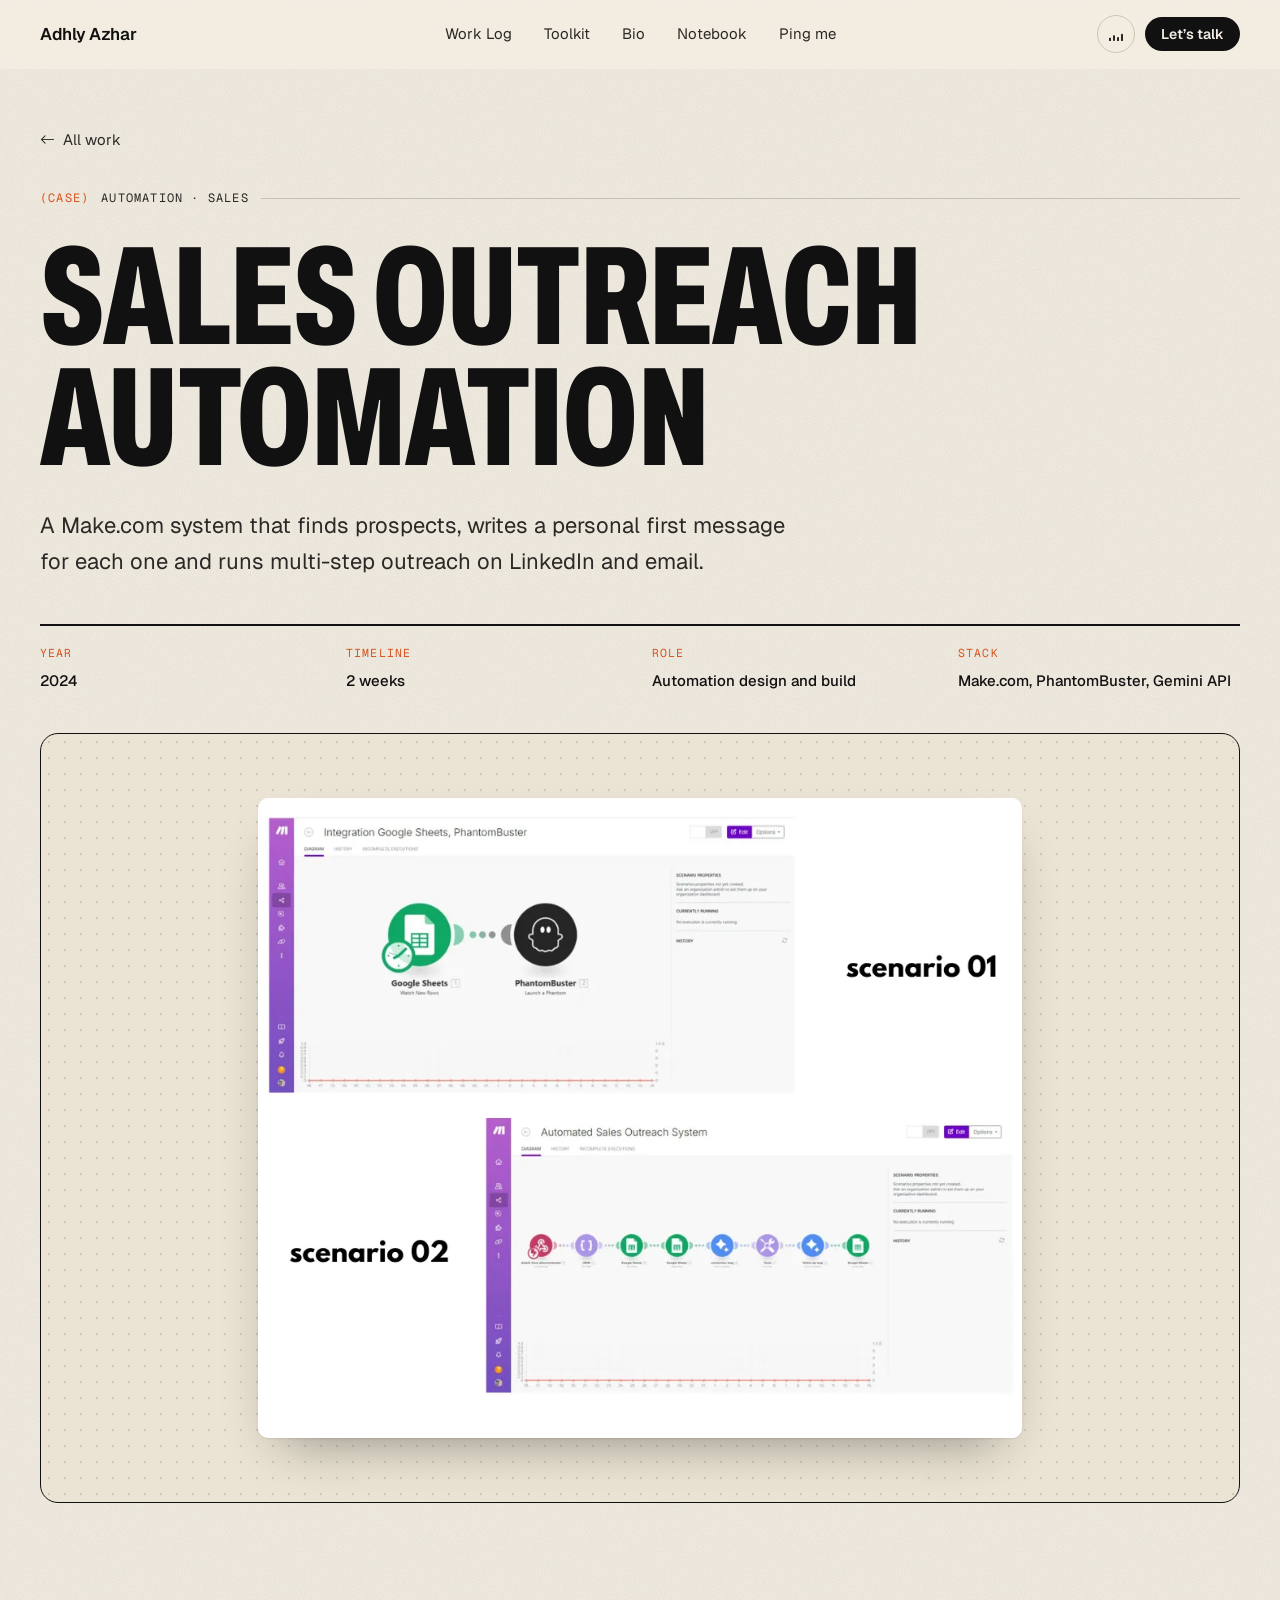
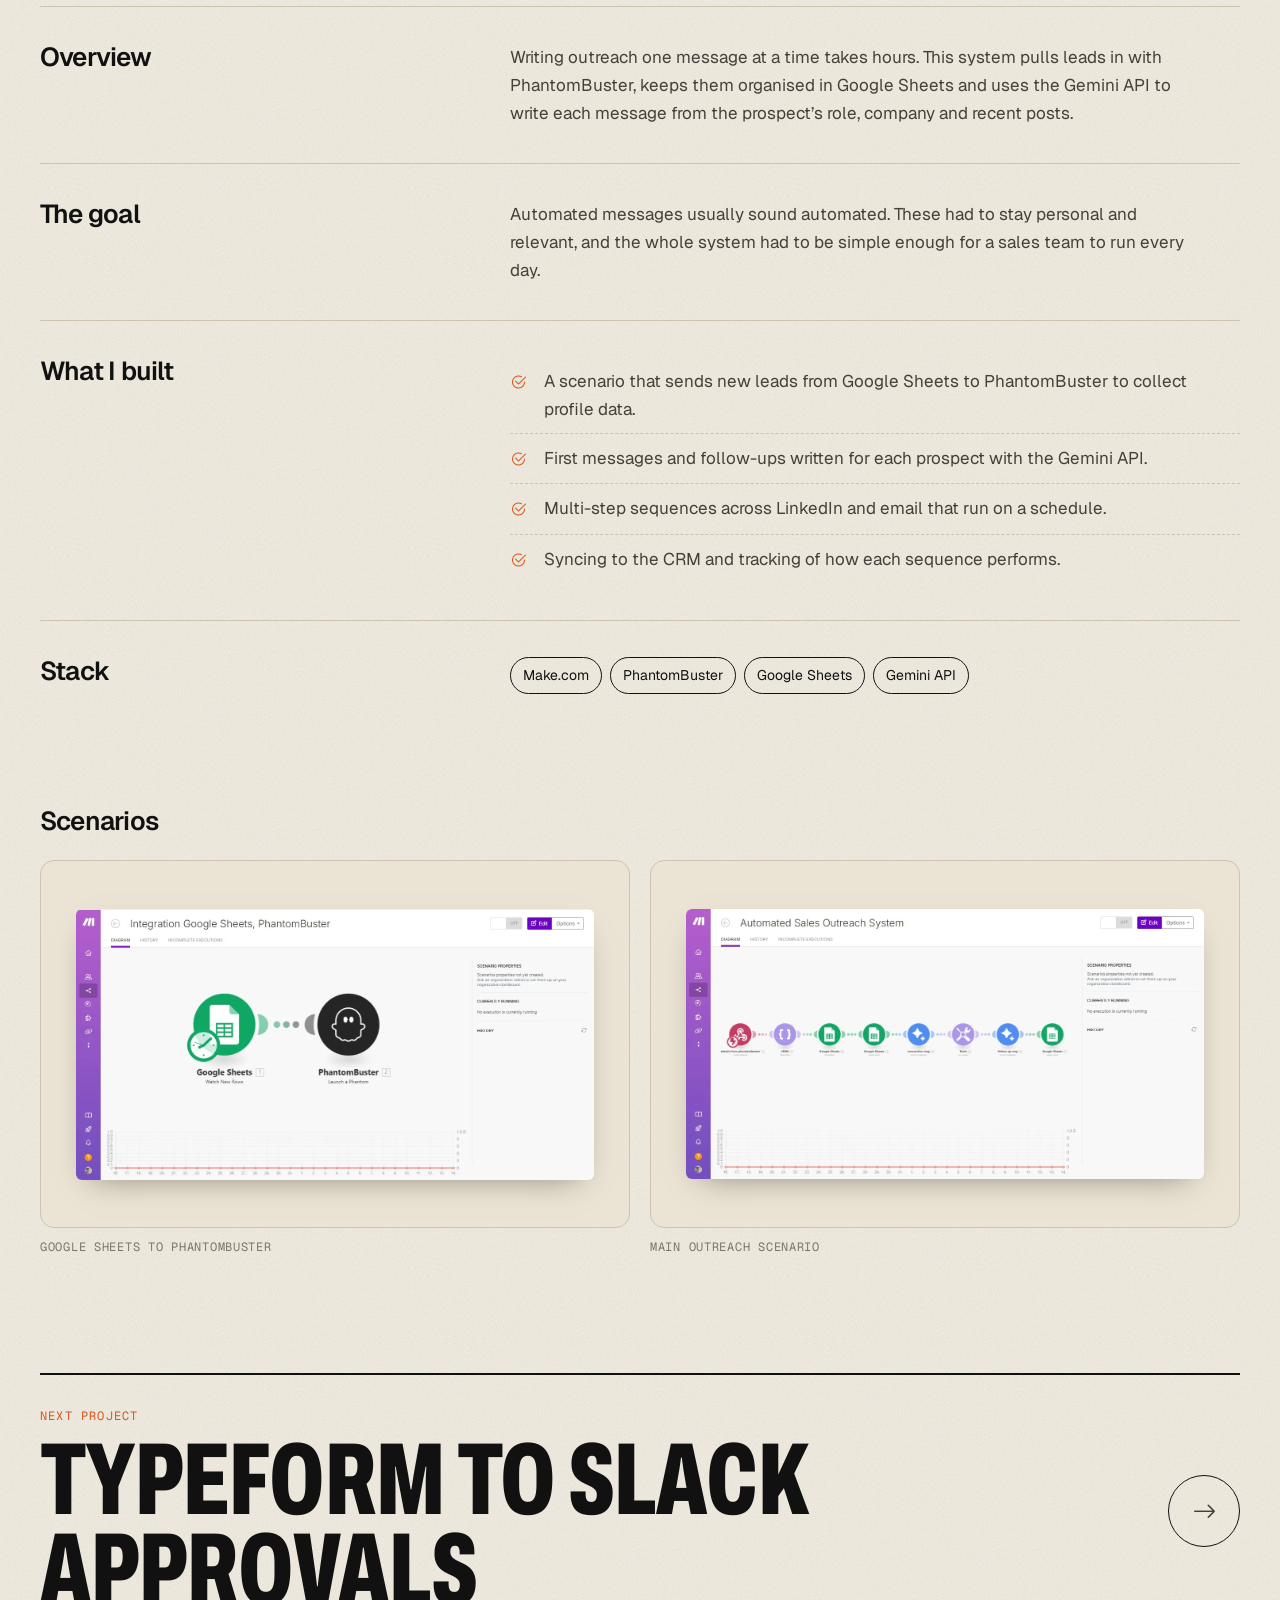
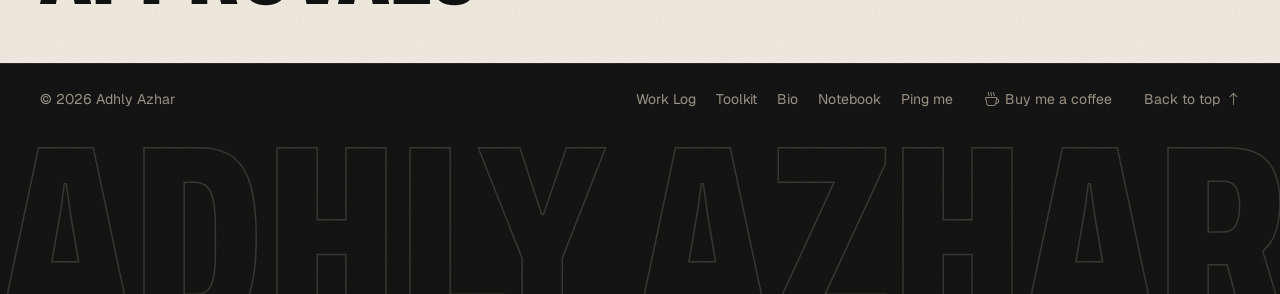
<file: Automated-Sales-Outreach-System.html>
<!DOCTYPE html>
<html lang="en">

<head>
  <meta charset="utf-8">
  <meta name="viewport" content="width=device-width, initial-scale=1">
  <title>Sales outreach automation · Adhly Azhar</title>
  <meta name="description" content="A Make.com system that finds prospects, writes a personal first message for each one and runs multi-step outreach on LinkedIn and email.">
  <meta name="theme-color" content="#F3EEE3">
  <meta property="og:type" content="article">
  <meta property="og:title" content="Sales outreach automation · Adhly Azhar">
  <meta property="og:description" content="A Make.com system that finds prospects, writes a personal first message for each one and runs multi-step outreach on LinkedIn and email.">
  <meta property="og:image" content="https://azharadhly.github.io/portfolio/assets/img/profile/og-image.jpg">

  <link rel="icon" href="assets/img/favicon-48.png" sizes="48x48" type="image/png">
  <link rel="icon" href="assets/img/favicon-32.png" sizes="32x32" type="image/png">
  <link rel="apple-touch-icon" href="assets/img/apple-touch-icon.png">
  <link rel="preconnect" href="https://fonts.googleapis.com">
  <link rel="preconnect" href="https://fonts.gstatic.com" crossorigin>
  <link href="https://fonts.googleapis.com/css2?family=Archivo:wdth,wght@62..125,400..900&family=Geist:wght@400;500;600;700&family=Geist+Mono:wght@400;500&family=Instrument+Serif:ital@0;1&display=swap" rel="stylesheet">
  <link href="assets/vendor/bootstrap-icons/bootstrap-icons.min.css" rel="stylesheet">
  <link href="assets/css/style.css" rel="stylesheet">
  <script>document.documentElement.classList.add('js');</script>
</head>

<body id="top">
  <a class="skip-link" href="#main">Skip to content</a>

  <header class="site-header">
    <div class="container nav">
      <a class="brand" href="index.html" aria-label="Adhly Azhar, home">
        <span>Adhly Azhar</span>
      </a>

      <nav id="site-menu" class="nav-links" aria-label="Main">
        <a href="index.html#work">Work Log</a>
        <a href="index.html#services">Toolkit</a>
        <a href="index.html#about">Bio</a>
        <a href="notebook.html">Notebook</a>
        <a href="index.html#contact">Ping me</a>
        <a class="only-mobile" href="assets/resume/adhly-azhar-resume.pdf" download>Download résumé</a>
      </nav>

      <div class="nav-actions">
        <button class="sound-toggle" type="button" data-sound-toggle data-on="Pause music" data-off="Play music"
          aria-pressed="false" aria-label="Background music" title="Play music">
          <span class="eq" aria-hidden="true"><i></i><i></i><i></i><i></i></span>
        </button>
        <a class="btn btn-ink btn-sm" href="index.html#contact">Let’s talk</a>
        <button class="nav-toggle" type="button" aria-expanded="false" aria-controls="site-menu" aria-label="Open menu">
          <i class="bi bi-list" aria-hidden="true"></i><i class="bi bi-x-lg" aria-hidden="true"></i>
        </button>
      </div>
    </div>
  </header>

  <main id="main">
    <div class="container">
      <header class="case-head">
        <a class="back-link" href="index.html#work"><i class="bi bi-arrow-left" aria-hidden="true"></i> All work</a>
        <p class="label case-eyebrow"><span>(Case)</span>Automation · Sales</p>
        <h1>Sales outreach automation</h1>
        <p class="case-lead">A Make.com system that finds prospects, writes a personal first message for each one and runs multi-step outreach on LinkedIn and email.</p>
        <dl class="case-meta">
          <div><dt>Year</dt><dd>2024</dd></div>
          <div><dt>Timeline</dt><dd>2 weeks</dd></div>
          <div><dt>Role</dt><dd>Automation design and build</dd></div>
          <div><dt>Stack</dt><dd>Make.com, PhantomBuster, Gemini API</dd></div>
        </dl>
      </header>

      <figure class="case-cover">
        <img src="assets/img/work/outreach/cover.webp" width="940" height="788" alt="Two Make.com scenarios that power the outreach system" fetchpriority="high">
      </figure>

      <div class="case-body">
        <section class="case-section reveal">
          <h2>Overview</h2>
          <div>
          <p>Writing outreach one message at a time takes hours. This system pulls leads in with PhantomBuster, keeps them organised in Google Sheets and uses the Gemini API to write each message from the prospect’s role, company and recent posts.</p>
          </div>
        </section>

        <section class="case-section reveal">
          <h2>The goal</h2>
          <div>
          <p>Automated messages usually sound automated. These had to stay personal and relevant, and the whole system had to be simple enough for a sales team to run every day.</p>
          </div>
        </section>

        <section class="case-section reveal">
          <h2>What I built</h2>
          <div>
          <ul class="feature-list">
            <li><i class="bi bi-check2-circle" aria-hidden="true"></i><span>A scenario that sends new leads from Google Sheets to PhantomBuster to collect profile data.</span></li>
            <li><i class="bi bi-check2-circle" aria-hidden="true"></i><span>First messages and follow-ups written for each prospect with the Gemini API.</span></li>
            <li><i class="bi bi-check2-circle" aria-hidden="true"></i><span>Multi-step sequences across LinkedIn and email that run on a schedule.</span></li>
            <li><i class="bi bi-check2-circle" aria-hidden="true"></i><span>Syncing to the CRM and tracking of how each sequence performs.</span></li>
          </ul>
          </div>
        </section>

        <section class="case-section reveal">
          <h2>Stack</h2>
          <div>
          <ul class="stack">
            <li>Make.com</li>
            <li>PhantomBuster</li>
            <li>Google Sheets</li>
            <li>Gemini API</li>
          </ul>
          </div>
        </section>
      </div>

      <section class="case-gallery">
        <h2>Scenarios</h2>
        <div class="gallery cols-2">
          <button type="button" class="shot reveal" data-shot="assets/img/work/outreach/scenario-sheets-phantombuster.webp" data-caption="Google Sheets to PhantomBuster">
            <span class="shot-frame"><img src="assets/img/work/outreach/scenario-sheets-phantombuster.webp" width="1304" height="683" loading="lazy" alt="Sales outreach automation: google sheets to phantombuster"></span>
            <span class="shot-caption">Google Sheets to PhantomBuster</span>
          </button>
          <button type="button" class="shot reveal" data-shot="assets/img/work/outreach/scenario-outreach.webp" data-caption="Main outreach scenario">
            <span class="shot-frame"><img src="assets/img/work/outreach/scenario-outreach.webp" width="1304" height="681" loading="lazy" alt="Sales outreach automation: main outreach scenario"></span>
            <span class="shot-caption">Main outreach scenario</span>
          </button>
        </div>
      </section>

      <nav class="case-next" aria-label="Next project">
        <a href="Typform-slack.html">
          <span><small>Next project</small><strong>Typeform to Slack approvals</strong></span>
          <span class="work-arrow" aria-hidden="true"><i class="bi bi-arrow-right"></i></span>
        </a>
      </nav>
    </div>
  </main>

  <footer class="site-footer">
    <div class="container footer-inner">
      <p>© <span data-year>2026</span> Adhly Azhar</p>
      <nav aria-label="Footer">
        <a href="index.html#work">Work Log</a>
        <a href="index.html#services">Toolkit</a>
        <a href="index.html#about">Bio</a>
        <a href="notebook.html">Notebook</a>
        <a href="index.html#contact">Ping me</a>
      </nav>
      <a class="footer-kofi" href="https://ko-fi.com/adhlyazhar" target="_blank" rel="noopener"><i class="bi bi-cup-hot" aria-hidden="true"></i> Buy me a coffee</a>
      <a class="to-top" href="#top">Back to top <i class="bi bi-arrow-up" aria-hidden="true"></i></a>
    </div>
    <div class="footer-mast" aria-hidden="true">Adhly Azhar</div>
  </footer>

  <dialog class="lightbox" aria-label="Screenshot viewer">
    <figure>
      <img alt="">
      <div class="lightbox-bar">
        <figcaption></figcaption>
        <button type="button" data-prev aria-label="Previous image"><i class="bi bi-chevron-left" aria-hidden="true"></i></button>
        <button type="button" data-next aria-label="Next image"><i class="bi bi-chevron-right" aria-hidden="true"></i></button>
        <button type="button" data-close aria-label="Close"><i class="bi bi-x-lg" aria-hidden="true"></i></button>
      </div>
    </figure>
  </dialog>

  <script src="assets/js/site.js" defer></script>
  <script src="assets/js/sound.js" defer></script>
</body>

</html>
</file>
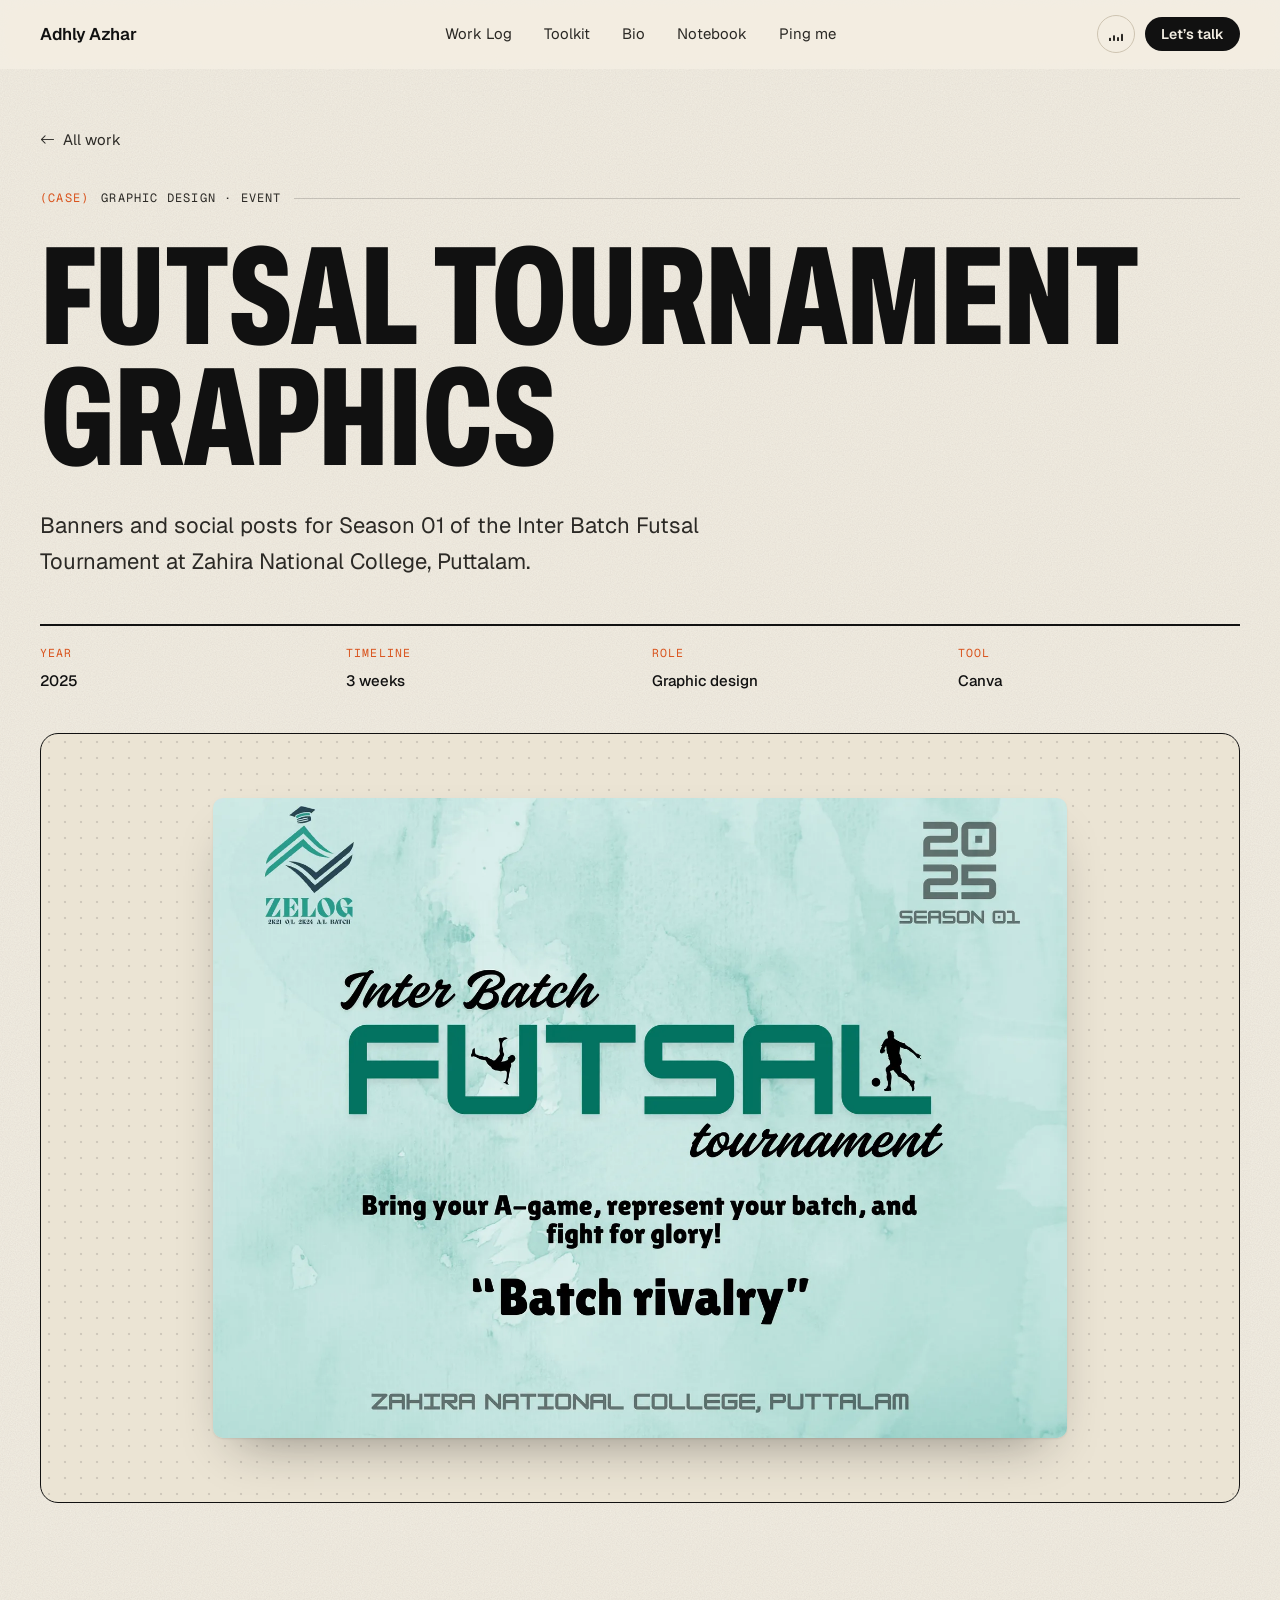
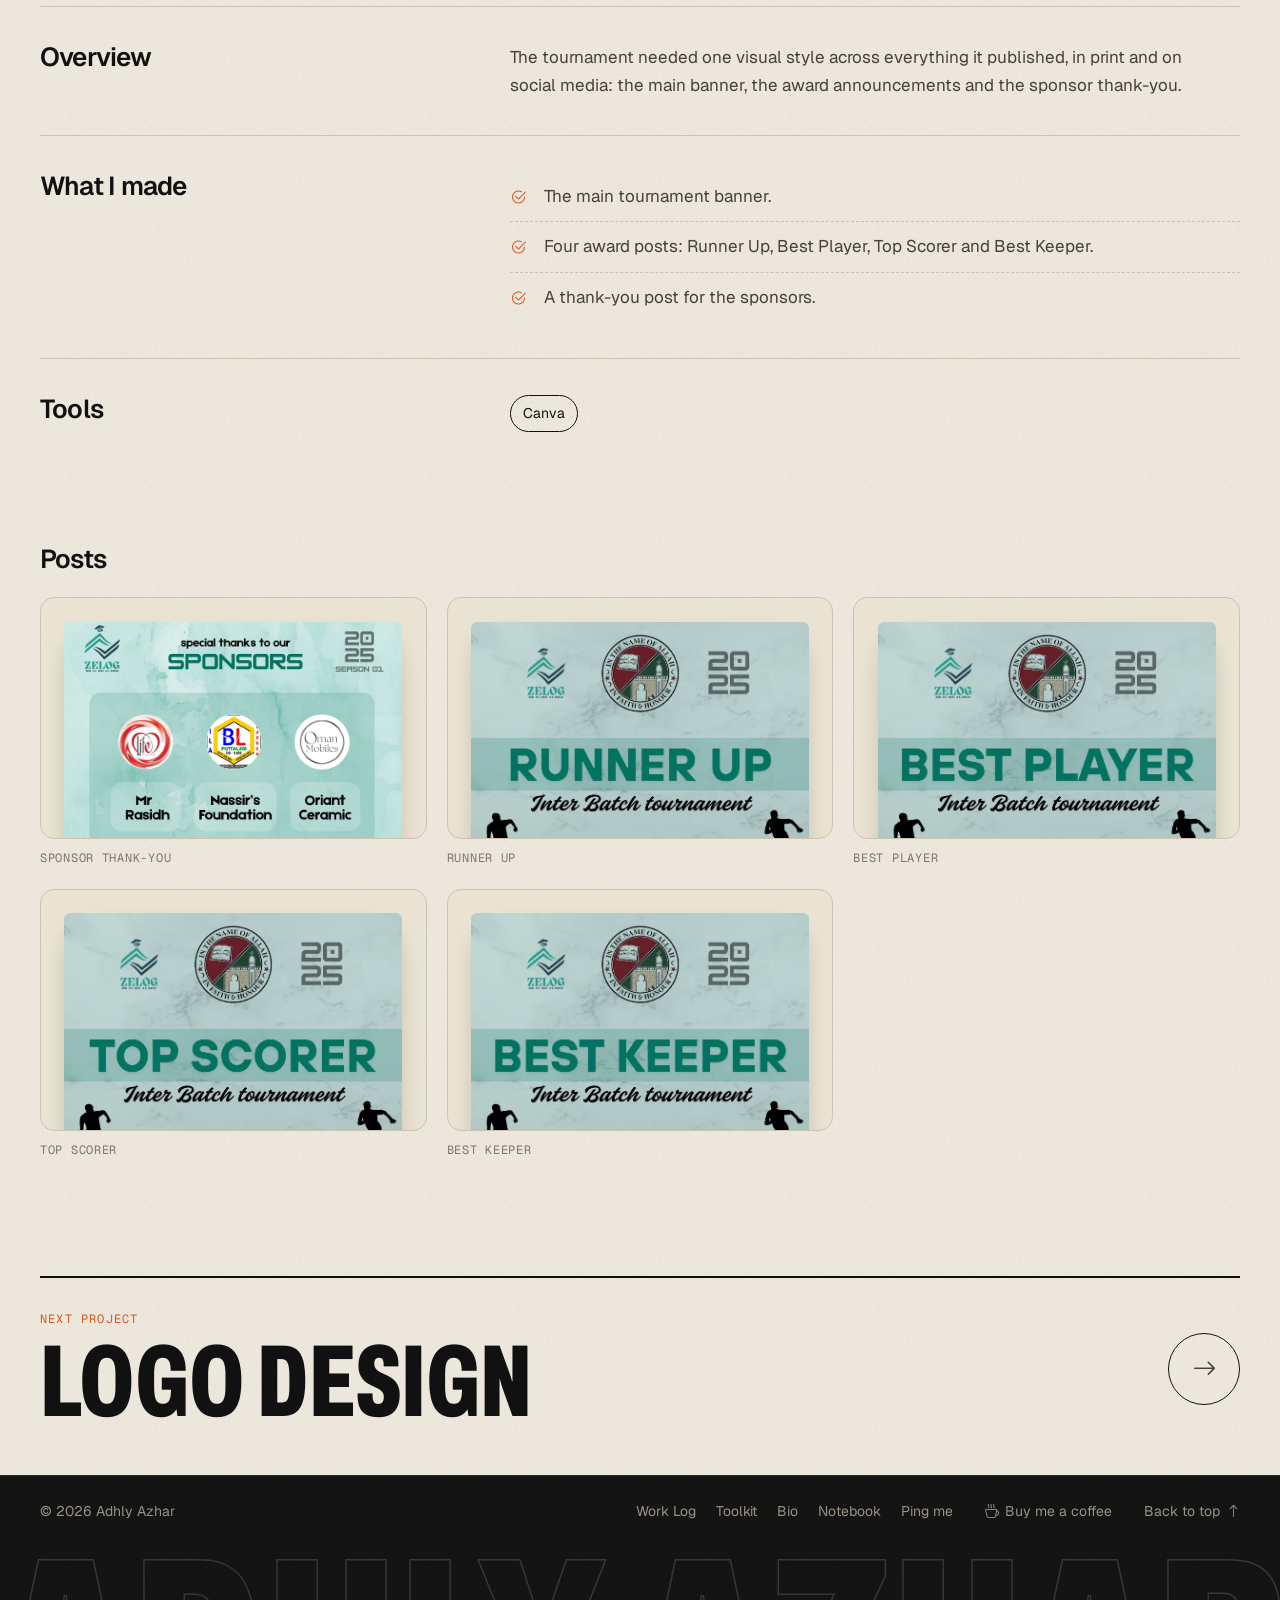
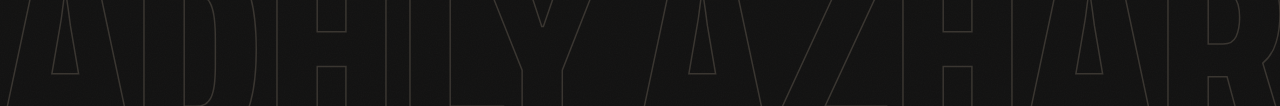
<file: banner.html>
<!DOCTYPE html>
<html lang="en">

<head>
  <meta charset="utf-8">
  <meta name="viewport" content="width=device-width, initial-scale=1">
  <title>Futsal tournament graphics · Adhly Azhar</title>
  <meta name="description" content="Banners and social posts for Season 01 of the Inter Batch Futsal Tournament at Zahira National College, Puttalam.">
  <meta name="theme-color" content="#F3EEE3">
  <meta property="og:type" content="article">
  <meta property="og:title" content="Futsal tournament graphics · Adhly Azhar">
  <meta property="og:description" content="Banners and social posts for Season 01 of the Inter Batch Futsal Tournament at Zahira National College, Puttalam.">
  <meta property="og:image" content="https://azharadhly.github.io/portfolio/assets/img/profile/og-image.jpg">

  <link rel="icon" href="assets/img/favicon-48.png" sizes="48x48" type="image/png">
  <link rel="icon" href="assets/img/favicon-32.png" sizes="32x32" type="image/png">
  <link rel="apple-touch-icon" href="assets/img/apple-touch-icon.png">
  <link rel="preconnect" href="https://fonts.googleapis.com">
  <link rel="preconnect" href="https://fonts.gstatic.com" crossorigin>
  <link href="https://fonts.googleapis.com/css2?family=Archivo:wdth,wght@62..125,400..900&family=Geist:wght@400;500;600;700&family=Geist+Mono:wght@400;500&family=Instrument+Serif:ital@0;1&display=swap" rel="stylesheet">
  <link href="assets/vendor/bootstrap-icons/bootstrap-icons.min.css" rel="stylesheet">
  <link href="assets/css/style.css" rel="stylesheet">
  <script>document.documentElement.classList.add('js');</script>
</head>

<body id="top">
  <a class="skip-link" href="#main">Skip to content</a>

  <header class="site-header">
    <div class="container nav">
      <a class="brand" href="index.html" aria-label="Adhly Azhar, home">
        <span>Adhly Azhar</span>
      </a>

      <nav id="site-menu" class="nav-links" aria-label="Main">
        <a href="index.html#work">Work Log</a>
        <a href="index.html#services">Toolkit</a>
        <a href="index.html#about">Bio</a>
        <a href="notebook.html">Notebook</a>
        <a href="index.html#contact">Ping me</a>
        <a class="only-mobile" href="assets/resume/adhly-azhar-resume.pdf" download>Download résumé</a>
      </nav>

      <div class="nav-actions">
        <button class="sound-toggle" type="button" data-sound-toggle data-on="Pause music" data-off="Play music"
          aria-pressed="false" aria-label="Background music" title="Play music">
          <span class="eq" aria-hidden="true"><i></i><i></i><i></i><i></i></span>
        </button>
        <a class="btn btn-ink btn-sm" href="index.html#contact">Let’s talk</a>
        <button class="nav-toggle" type="button" aria-expanded="false" aria-controls="site-menu" aria-label="Open menu">
          <i class="bi bi-list" aria-hidden="true"></i><i class="bi bi-x-lg" aria-hidden="true"></i>
        </button>
      </div>
    </div>
  </header>

  <main id="main">
    <div class="container">
      <header class="case-head">
        <a class="back-link" href="index.html#work"><i class="bi bi-arrow-left" aria-hidden="true"></i> All work</a>
        <p class="label case-eyebrow"><span>(Case)</span>Graphic design · Event</p>
        <h1>Futsal tournament graphics</h1>
        <p class="case-lead">Banners and social posts for Season 01 of the Inter Batch Futsal Tournament at Zahira National College, Puttalam.</p>
        <dl class="case-meta">
          <div><dt>Year</dt><dd>2025</dd></div>
          <div><dt>Timeline</dt><dd>3 weeks</dd></div>
          <div><dt>Role</dt><dd>Graphic design</dd></div>
          <div><dt>Tool</dt><dd>Canva</dd></div>
        </dl>
      </header>

      <figure class="case-cover">
        <img src="assets/img/work/futsal/cover.webp" width="1600" height="1200" alt="Main banner for the Inter Batch Futsal Tournament" fetchpriority="high">
      </figure>

      <div class="case-body">
        <section class="case-section reveal">
          <h2>Overview</h2>
          <div>
          <p>The tournament needed one visual style across everything it published, in print and on social media: the main banner, the award announcements and the sponsor thank-you.</p>
          </div>
        </section>

        <section class="case-section reveal">
          <h2>What I made</h2>
          <div>
          <ul class="feature-list">
            <li><i class="bi bi-check2-circle" aria-hidden="true"></i><span>The main tournament banner.</span></li>
            <li><i class="bi bi-check2-circle" aria-hidden="true"></i><span>Four award posts: Runner Up, Best Player, Top Scorer and Best Keeper.</span></li>
            <li><i class="bi bi-check2-circle" aria-hidden="true"></i><span>A thank-you post for the sponsors.</span></li>
          </ul>
          </div>
        </section>

        <section class="case-section reveal">
          <h2>Tools</h2>
          <div>
          <ul class="stack">
            <li>Canva</li>
          </ul>
          </div>
        </section>
      </div>

      <section class="case-gallery">
        <h2>Posts</h2>
        <div class="gallery">
          <button type="button" class="shot reveal" data-shot="assets/img/work/futsal/sponsors.webp" data-caption="Sponsor thank-you">
            <span class="shot-frame"><img src="assets/img/work/futsal/sponsors.webp" width="1600" height="1200" loading="lazy" alt="Futsal tournament graphics: sponsor thank-you"></span>
            <span class="shot-caption">Sponsor thank-you</span>
          </button>
          <button type="button" class="shot reveal" data-shot="assets/img/work/futsal/award-runner-up.webp" data-caption="Runner Up">
            <span class="shot-frame"><img src="assets/img/work/futsal/award-runner-up.webp" width="709" height="531" loading="lazy" alt="Futsal tournament graphics: runner up"></span>
            <span class="shot-caption">Runner Up</span>
          </button>
          <button type="button" class="shot reveal" data-shot="assets/img/work/futsal/award-best-player.webp" data-caption="Best Player">
            <span class="shot-frame"><img src="assets/img/work/futsal/award-best-player.webp" width="709" height="531" loading="lazy" alt="Futsal tournament graphics: best player"></span>
            <span class="shot-caption">Best Player</span>
          </button>
          <button type="button" class="shot reveal" data-shot="assets/img/work/futsal/award-top-scorer.webp" data-caption="Top Scorer">
            <span class="shot-frame"><img src="assets/img/work/futsal/award-top-scorer.webp" width="709" height="531" loading="lazy" alt="Futsal tournament graphics: top scorer"></span>
            <span class="shot-caption">Top Scorer</span>
          </button>
          <button type="button" class="shot reveal" data-shot="assets/img/work/futsal/award-best-keeper.webp" data-caption="Best Keeper">
            <span class="shot-frame"><img src="assets/img/work/futsal/award-best-keeper.webp" width="709" height="531" loading="lazy" alt="Futsal tournament graphics: best keeper"></span>
            <span class="shot-caption">Best Keeper</span>
          </button>
        </div>
      </section>

      <nav class="case-next" aria-label="Next project">
        <a href="logo-creation.html">
          <span><small>Next project</small><strong>Logo design</strong></span>
          <span class="work-arrow" aria-hidden="true"><i class="bi bi-arrow-right"></i></span>
        </a>
      </nav>
    </div>
  </main>

  <footer class="site-footer">
    <div class="container footer-inner">
      <p>© <span data-year>2026</span> Adhly Azhar</p>
      <nav aria-label="Footer">
        <a href="index.html#work">Work Log</a>
        <a href="index.html#services">Toolkit</a>
        <a href="index.html#about">Bio</a>
        <a href="notebook.html">Notebook</a>
        <a href="index.html#contact">Ping me</a>
      </nav>
      <a class="footer-kofi" href="https://ko-fi.com/adhlyazhar" target="_blank" rel="noopener"><i class="bi bi-cup-hot" aria-hidden="true"></i> Buy me a coffee</a>
      <a class="to-top" href="#top">Back to top <i class="bi bi-arrow-up" aria-hidden="true"></i></a>
    </div>
    <div class="footer-mast" aria-hidden="true">Adhly Azhar</div>
  </footer>

  <dialog class="lightbox" aria-label="Screenshot viewer">
    <figure>
      <img alt="">
      <div class="lightbox-bar">
        <figcaption></figcaption>
        <button type="button" data-prev aria-label="Previous image"><i class="bi bi-chevron-left" aria-hidden="true"></i></button>
        <button type="button" data-next aria-label="Next image"><i class="bi bi-chevron-right" aria-hidden="true"></i></button>
        <button type="button" data-close aria-label="Close"><i class="bi bi-x-lg" aria-hidden="true"></i></button>
      </div>
    </figure>
  </dialog>

  <script src="assets/js/site.js" defer></script>
  <script src="assets/js/sound.js" defer></script>
</body>

</html>
</file>
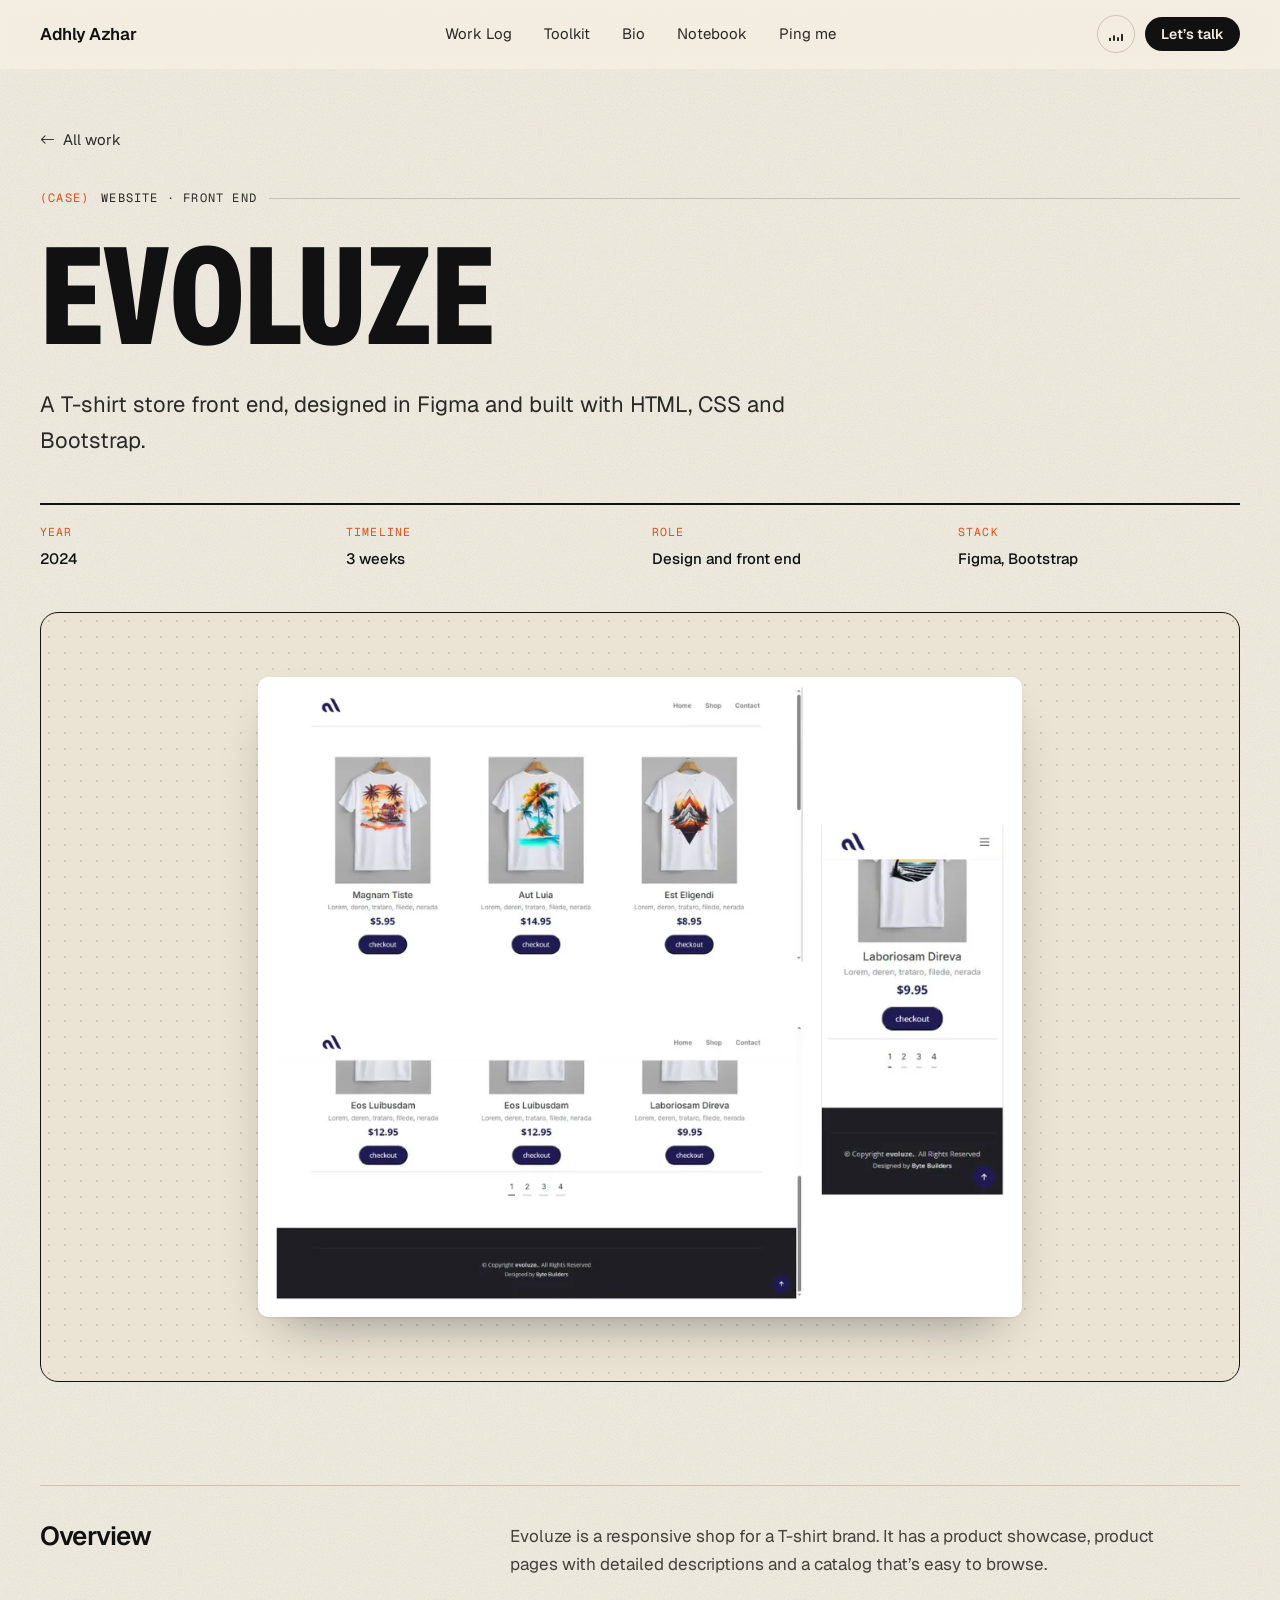
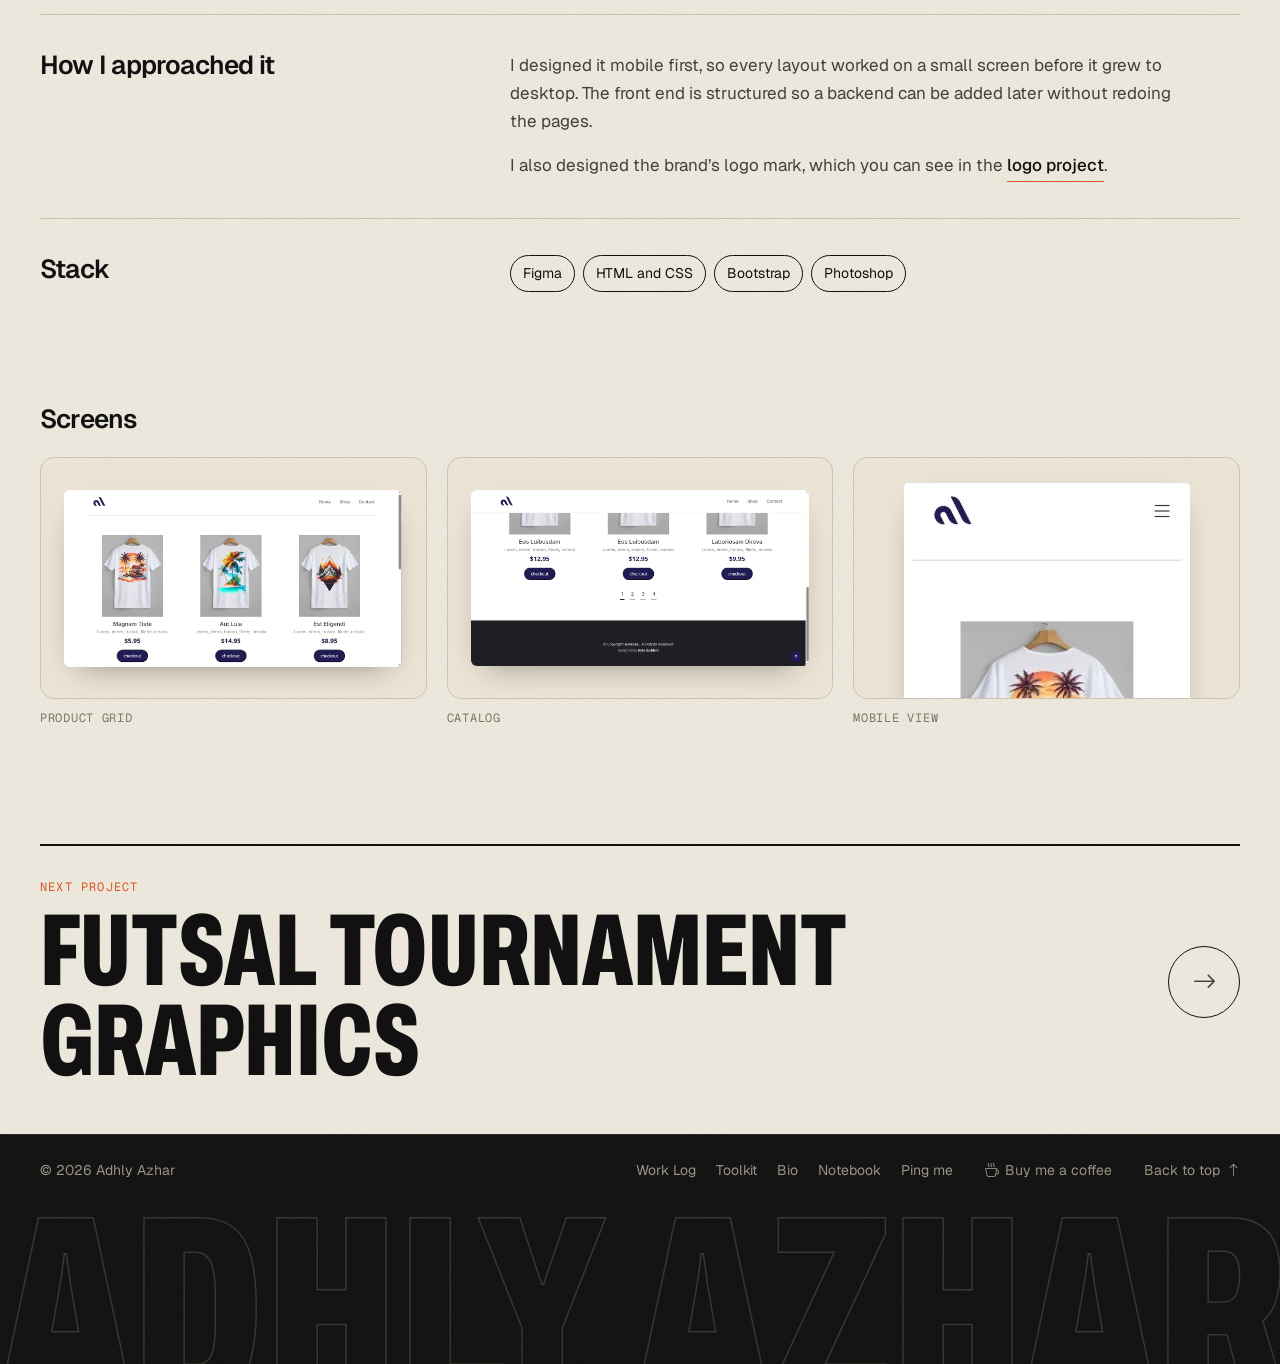
<file: evoluze.html>
<!DOCTYPE html>
<html lang="en">

<head>
  <meta charset="utf-8">
  <meta name="viewport" content="width=device-width, initial-scale=1">
  <title>Evoluze · Adhly Azhar</title>
  <meta name="description" content="A T-shirt store front end, designed in Figma and built with HTML, CSS and Bootstrap.">
  <meta name="theme-color" content="#F3EEE3">
  <meta property="og:type" content="article">
  <meta property="og:title" content="Evoluze · Adhly Azhar">
  <meta property="og:description" content="A T-shirt store front end, designed in Figma and built with HTML, CSS and Bootstrap.">
  <meta property="og:image" content="https://azharadhly.github.io/portfolio/assets/img/profile/og-image.jpg">

  <link rel="icon" href="assets/img/favicon-48.png" sizes="48x48" type="image/png">
  <link rel="icon" href="assets/img/favicon-32.png" sizes="32x32" type="image/png">
  <link rel="apple-touch-icon" href="assets/img/apple-touch-icon.png">
  <link rel="preconnect" href="https://fonts.googleapis.com">
  <link rel="preconnect" href="https://fonts.gstatic.com" crossorigin>
  <link href="https://fonts.googleapis.com/css2?family=Archivo:wdth,wght@62..125,400..900&family=Geist:wght@400;500;600;700&family=Geist+Mono:wght@400;500&family=Instrument+Serif:ital@0;1&display=swap" rel="stylesheet">
  <link href="assets/vendor/bootstrap-icons/bootstrap-icons.min.css" rel="stylesheet">
  <link href="assets/css/style.css" rel="stylesheet">
  <script>document.documentElement.classList.add('js');</script>
</head>

<body id="top">
  <a class="skip-link" href="#main">Skip to content</a>

  <header class="site-header">
    <div class="container nav">
      <a class="brand" href="index.html" aria-label="Adhly Azhar, home">
        <span>Adhly Azhar</span>
      </a>

      <nav id="site-menu" class="nav-links" aria-label="Main">
        <a href="index.html#work">Work Log</a>
        <a href="index.html#services">Toolkit</a>
        <a href="index.html#about">Bio</a>
        <a href="notebook.html">Notebook</a>
        <a href="index.html#contact">Ping me</a>
        <a class="only-mobile" href="assets/resume/adhly-azhar-resume.pdf" download>Download résumé</a>
      </nav>

      <div class="nav-actions">
        <button class="sound-toggle" type="button" data-sound-toggle data-on="Pause music" data-off="Play music"
          aria-pressed="false" aria-label="Background music" title="Play music">
          <span class="eq" aria-hidden="true"><i></i><i></i><i></i><i></i></span>
        </button>
        <a class="btn btn-ink btn-sm" href="index.html#contact">Let’s talk</a>
        <button class="nav-toggle" type="button" aria-expanded="false" aria-controls="site-menu" aria-label="Open menu">
          <i class="bi bi-list" aria-hidden="true"></i><i class="bi bi-x-lg" aria-hidden="true"></i>
        </button>
      </div>
    </div>
  </header>

  <main id="main">
    <div class="container">
      <header class="case-head">
        <a class="back-link" href="index.html#work"><i class="bi bi-arrow-left" aria-hidden="true"></i> All work</a>
        <p class="label case-eyebrow"><span>(Case)</span>Website · Front end</p>
        <h1>Evoluze</h1>
        <p class="case-lead">A T-shirt store front end, designed in Figma and built with HTML, CSS and Bootstrap.</p>
        <dl class="case-meta">
          <div><dt>Year</dt><dd>2024</dd></div>
          <div><dt>Timeline</dt><dd>3 weeks</dd></div>
          <div><dt>Role</dt><dd>Design and front end</dd></div>
          <div><dt>Stack</dt><dd>Figma, Bootstrap</dd></div>
        </dl>
      </header>

      <figure class="case-cover">
        <img src="assets/img/work/evoluze/cover.webp" width="940" height="788" alt="Evoluze product pages on desktop and mobile" fetchpriority="high">
      </figure>

      <div class="case-body">
        <section class="case-section reveal">
          <h2>Overview</h2>
          <div>
          <p>Evoluze is a responsive shop for a T-shirt brand. It has a product showcase, product pages with detailed descriptions and a catalog that’s easy to browse.</p>
          </div>
        </section>

        <section class="case-section reveal">
          <h2>How I approached it</h2>
          <div>
          <p>I designed it mobile first, so every layout worked on a small screen before it grew to desktop. The front end is structured so a backend can be added later without redoing the pages.</p>
          <p>I also designed the brand’s logo mark, which you can see in the <a class="link-arrow" href="logo-creation.html">logo project</a>.</p>
          </div>
        </section>

        <section class="case-section reveal">
          <h2>Stack</h2>
          <div>
          <ul class="stack">
            <li>Figma</li>
            <li>HTML and CSS</li>
            <li>Bootstrap</li>
            <li>Photoshop</li>
          </ul>
          </div>
        </section>
      </div>

      <section class="case-gallery">
        <h2>Screens</h2>
        <div class="gallery">
          <button type="button" class="shot reveal" data-shot="assets/img/work/evoluze/shop.webp" data-caption="Product grid">
            <span class="shot-frame"><img src="assets/img/work/evoluze/shop.webp" width="1304" height="681" loading="lazy" alt="Evoluze: product grid"></span>
            <span class="shot-caption">Product grid</span>
          </button>
          <button type="button" class="shot reveal" data-shot="assets/img/work/evoluze/shop-2.webp" data-caption="Catalog">
            <span class="shot-frame"><img src="assets/img/work/evoluze/shop-2.webp" width="1302" height="679" loading="lazy" alt="Evoluze: catalog"></span>
            <span class="shot-caption">Catalog</span>
          </button>
          <button type="button" class="shot reveal" data-shot="assets/img/work/evoluze/mobile.webp" data-caption="Mobile view">
            <span class="shot-frame"><img src="assets/img/work/evoluze/mobile.webp" width="286" height="593" loading="lazy" alt="Evoluze: mobile view"></span>
            <span class="shot-caption">Mobile view</span>
          </button>
        </div>
      </section>

      <nav class="case-next" aria-label="Next project">
        <a href="banner.html">
          <span><small>Next project</small><strong>Futsal tournament graphics</strong></span>
          <span class="work-arrow" aria-hidden="true"><i class="bi bi-arrow-right"></i></span>
        </a>
      </nav>
    </div>
  </main>

  <footer class="site-footer">
    <div class="container footer-inner">
      <p>© <span data-year>2026</span> Adhly Azhar</p>
      <nav aria-label="Footer">
        <a href="index.html#work">Work Log</a>
        <a href="index.html#services">Toolkit</a>
        <a href="index.html#about">Bio</a>
        <a href="notebook.html">Notebook</a>
        <a href="index.html#contact">Ping me</a>
      </nav>
      <a class="footer-kofi" href="https://ko-fi.com/adhlyazhar" target="_blank" rel="noopener"><i class="bi bi-cup-hot" aria-hidden="true"></i> Buy me a coffee</a>
      <a class="to-top" href="#top">Back to top <i class="bi bi-arrow-up" aria-hidden="true"></i></a>
    </div>
    <div class="footer-mast" aria-hidden="true">Adhly Azhar</div>
  </footer>

  <dialog class="lightbox" aria-label="Screenshot viewer">
    <figure>
      <img alt="">
      <div class="lightbox-bar">
        <figcaption></figcaption>
        <button type="button" data-prev aria-label="Previous image"><i class="bi bi-chevron-left" aria-hidden="true"></i></button>
        <button type="button" data-next aria-label="Next image"><i class="bi bi-chevron-right" aria-hidden="true"></i></button>
        <button type="button" data-close aria-label="Close"><i class="bi bi-x-lg" aria-hidden="true"></i></button>
      </div>
    </figure>
  </dialog>

  <script src="assets/js/site.js" defer></script>
  <script src="assets/js/sound.js" defer></script>
</body>

</html>
</file>
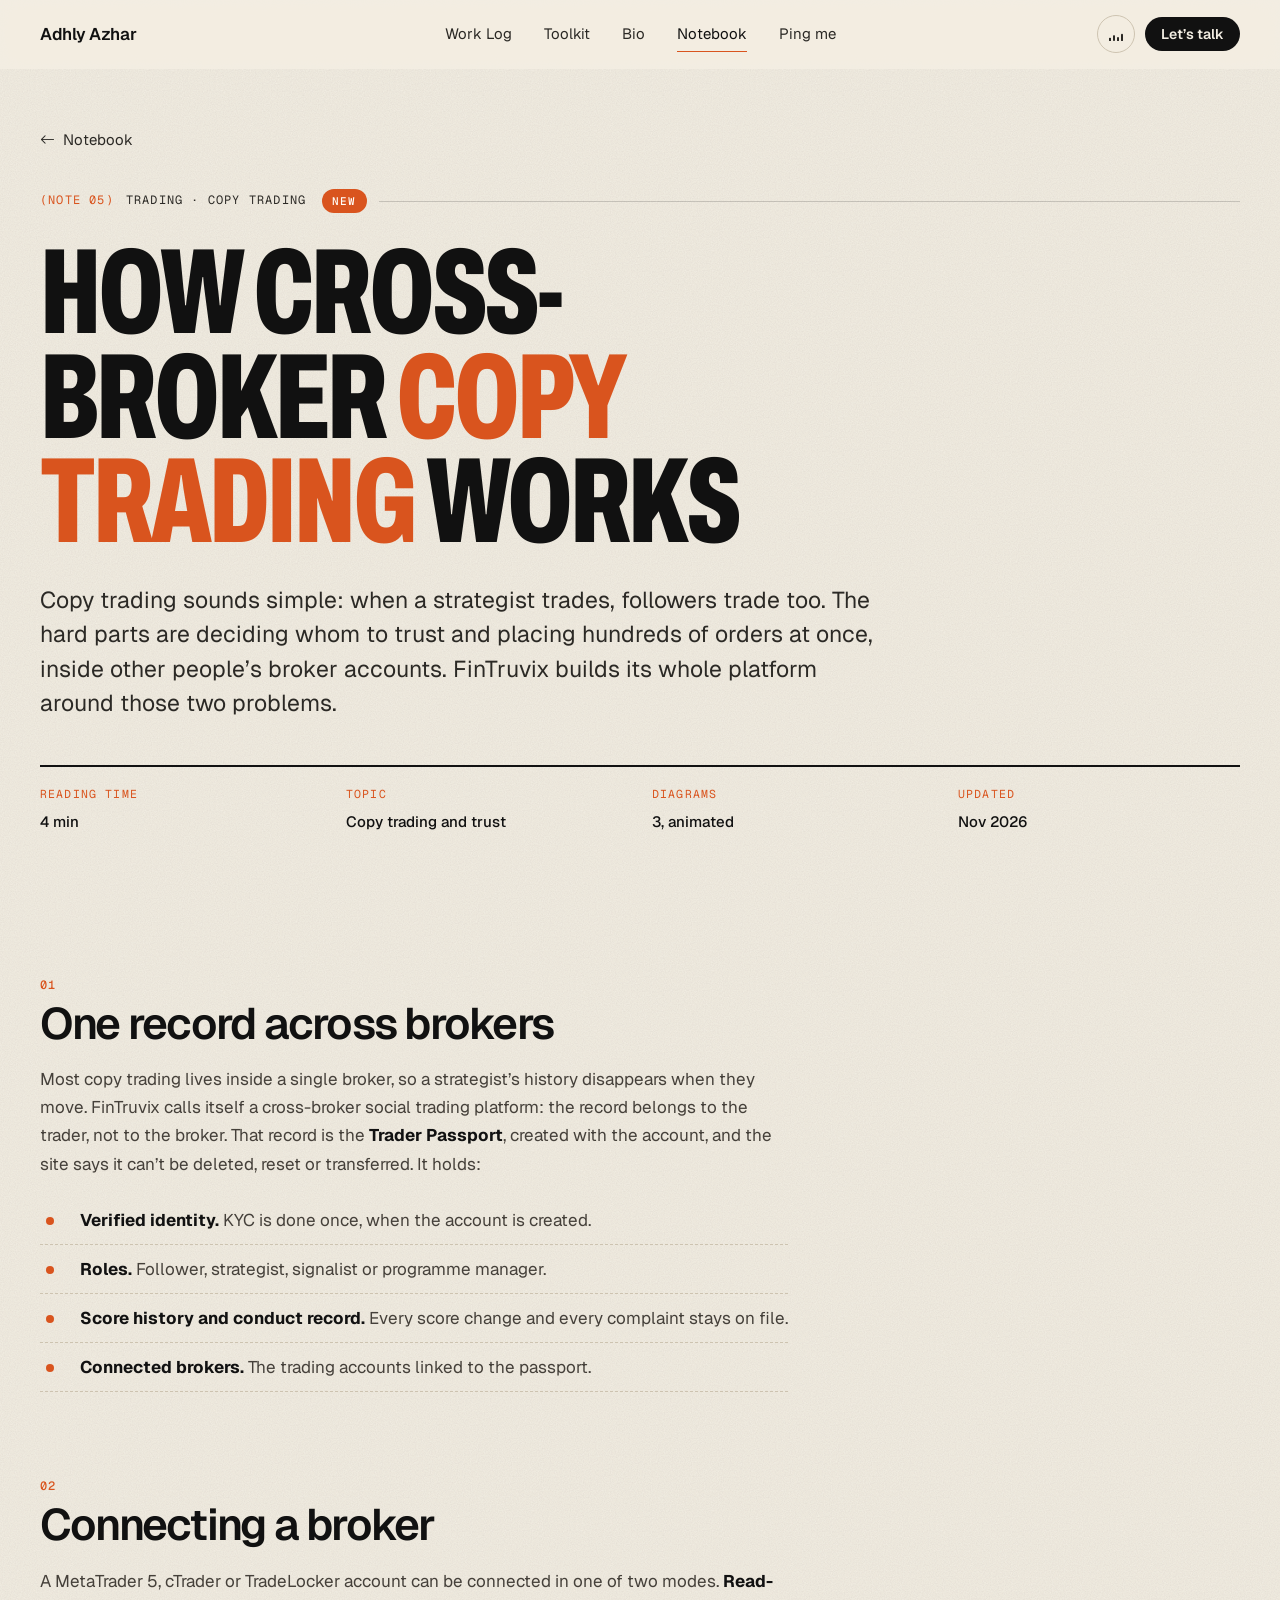
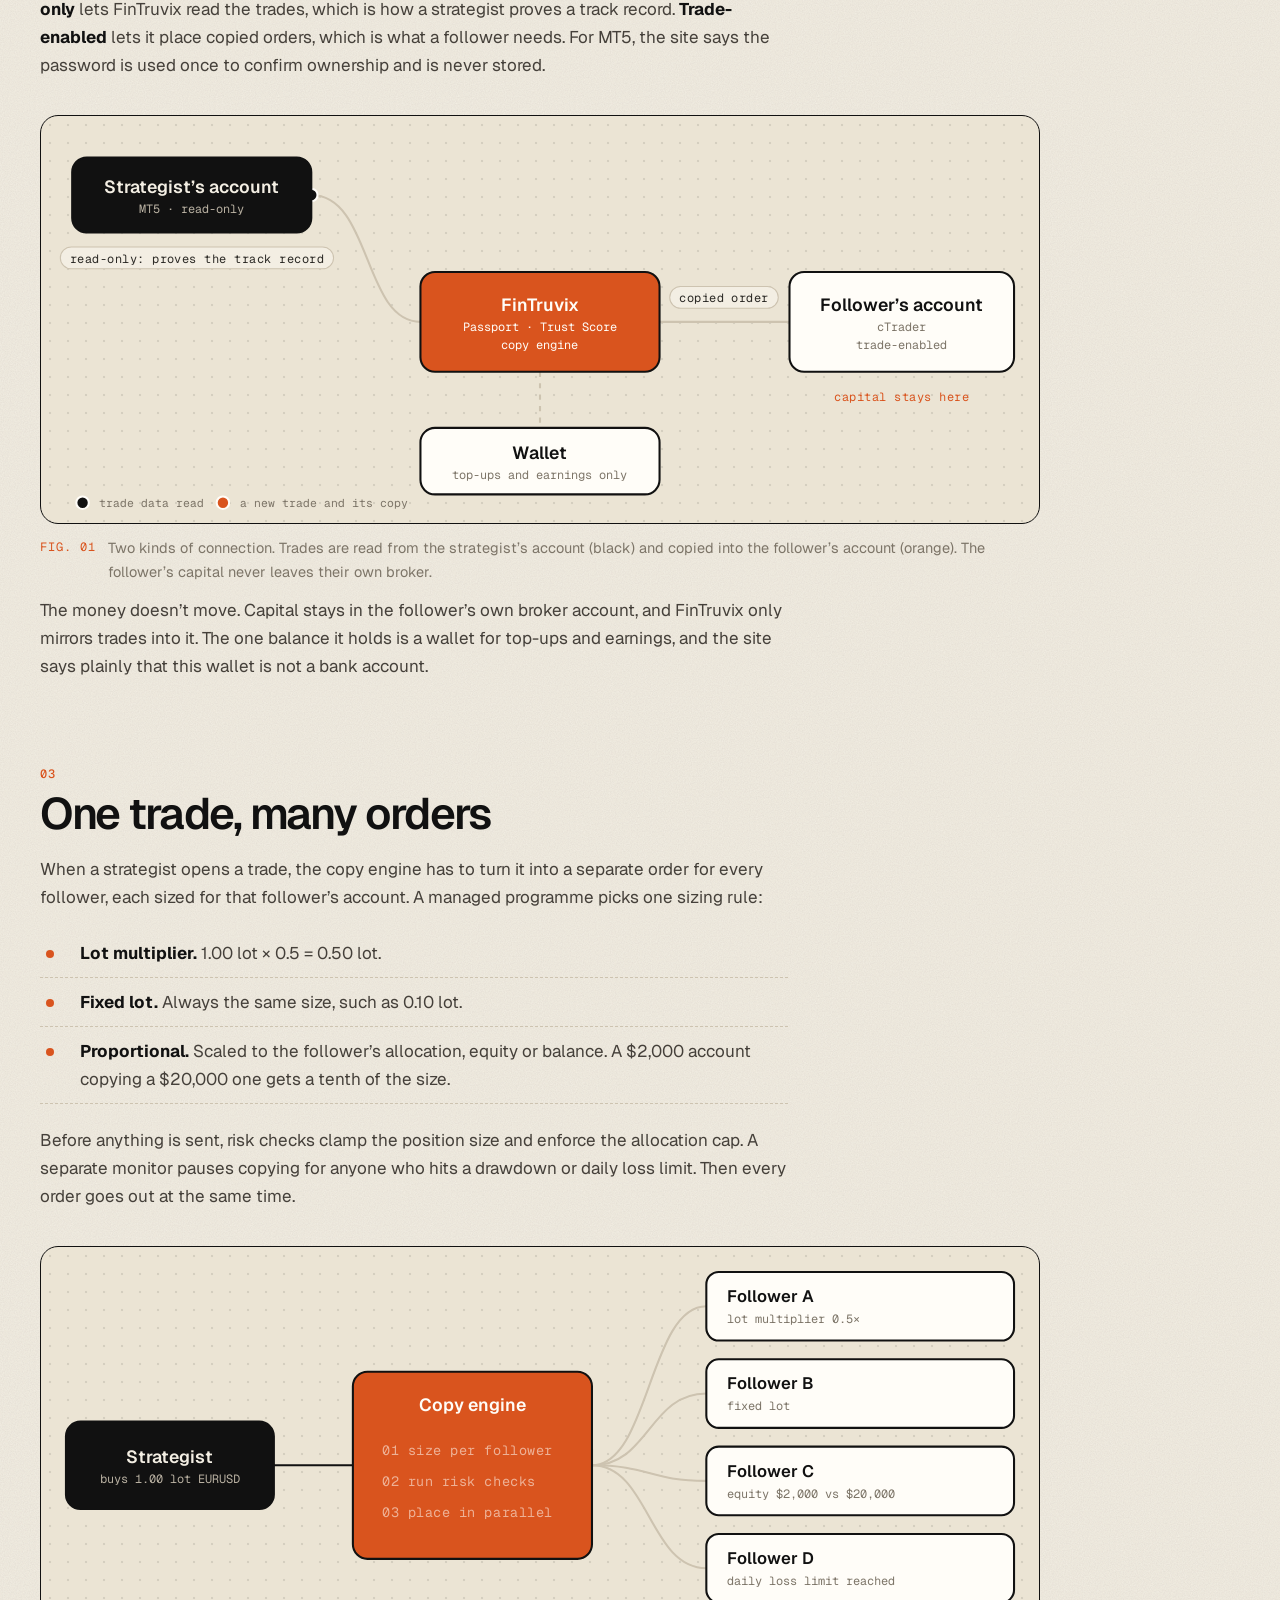
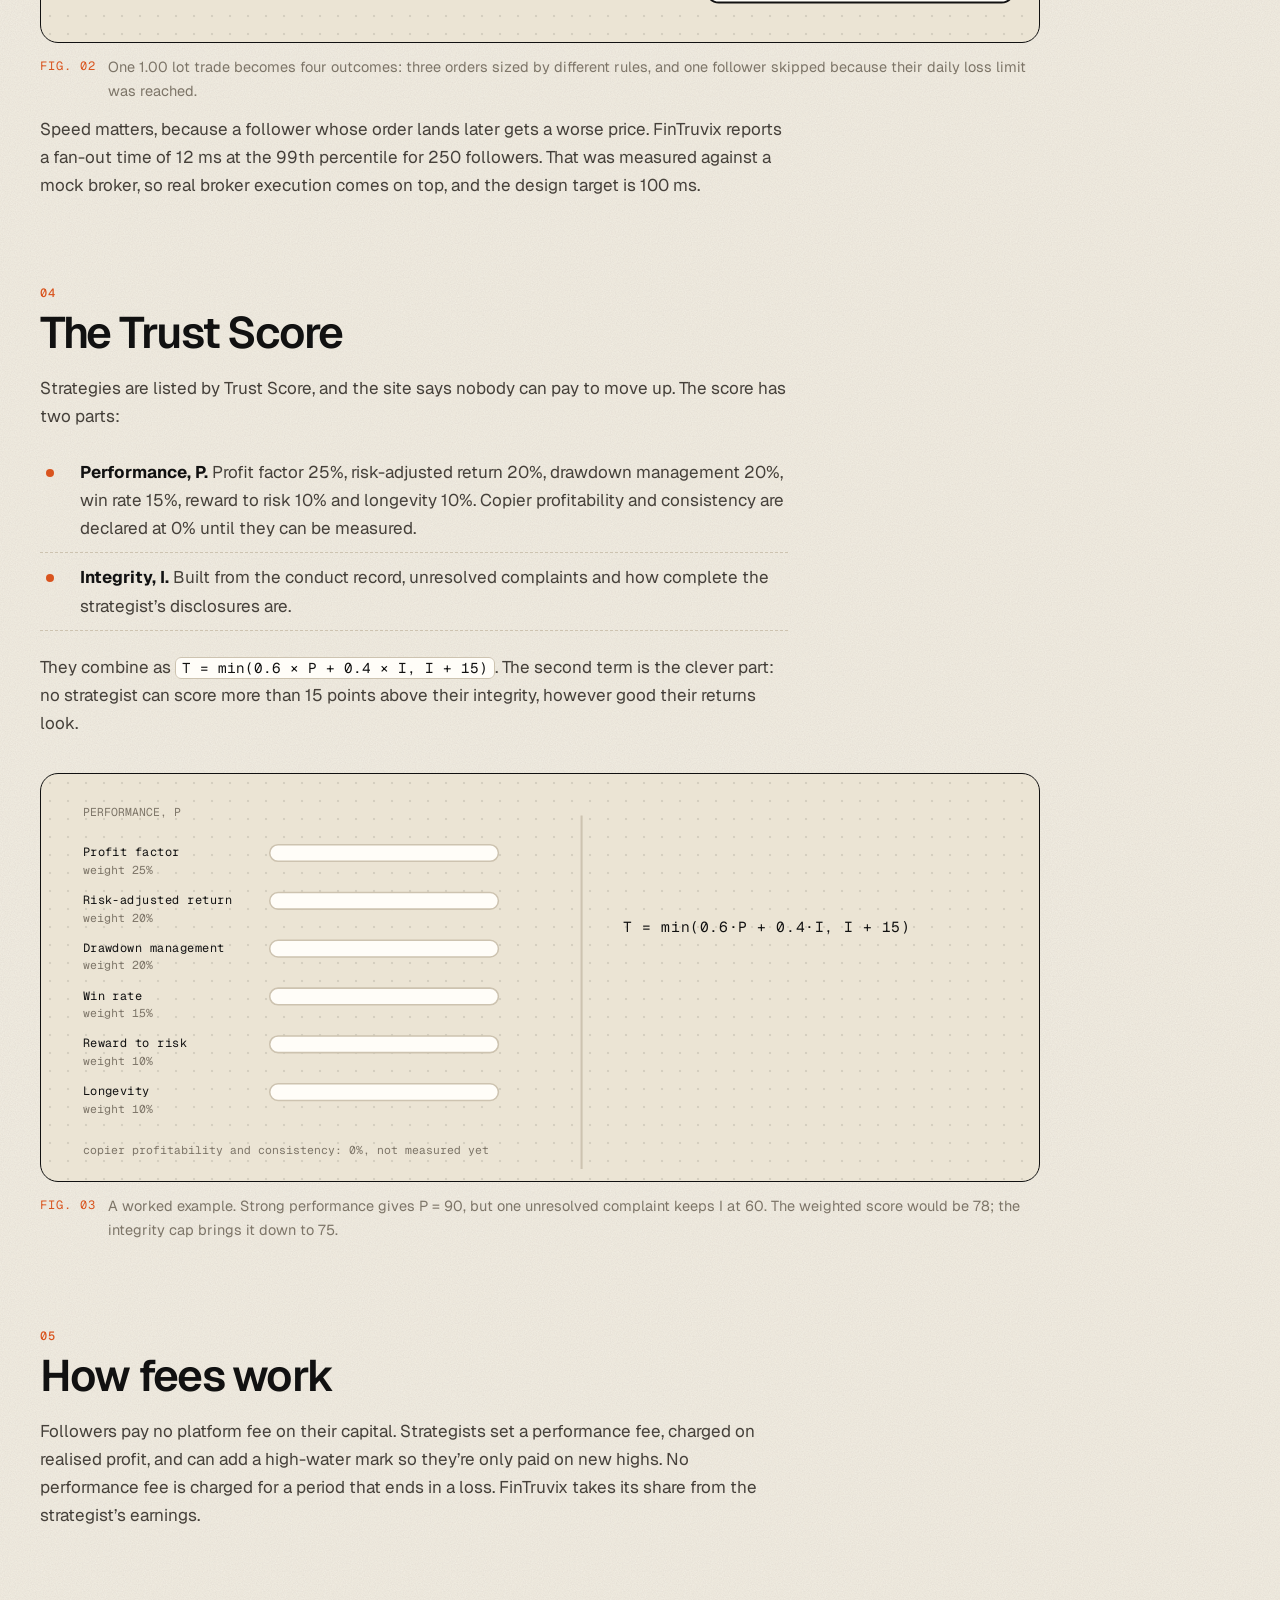
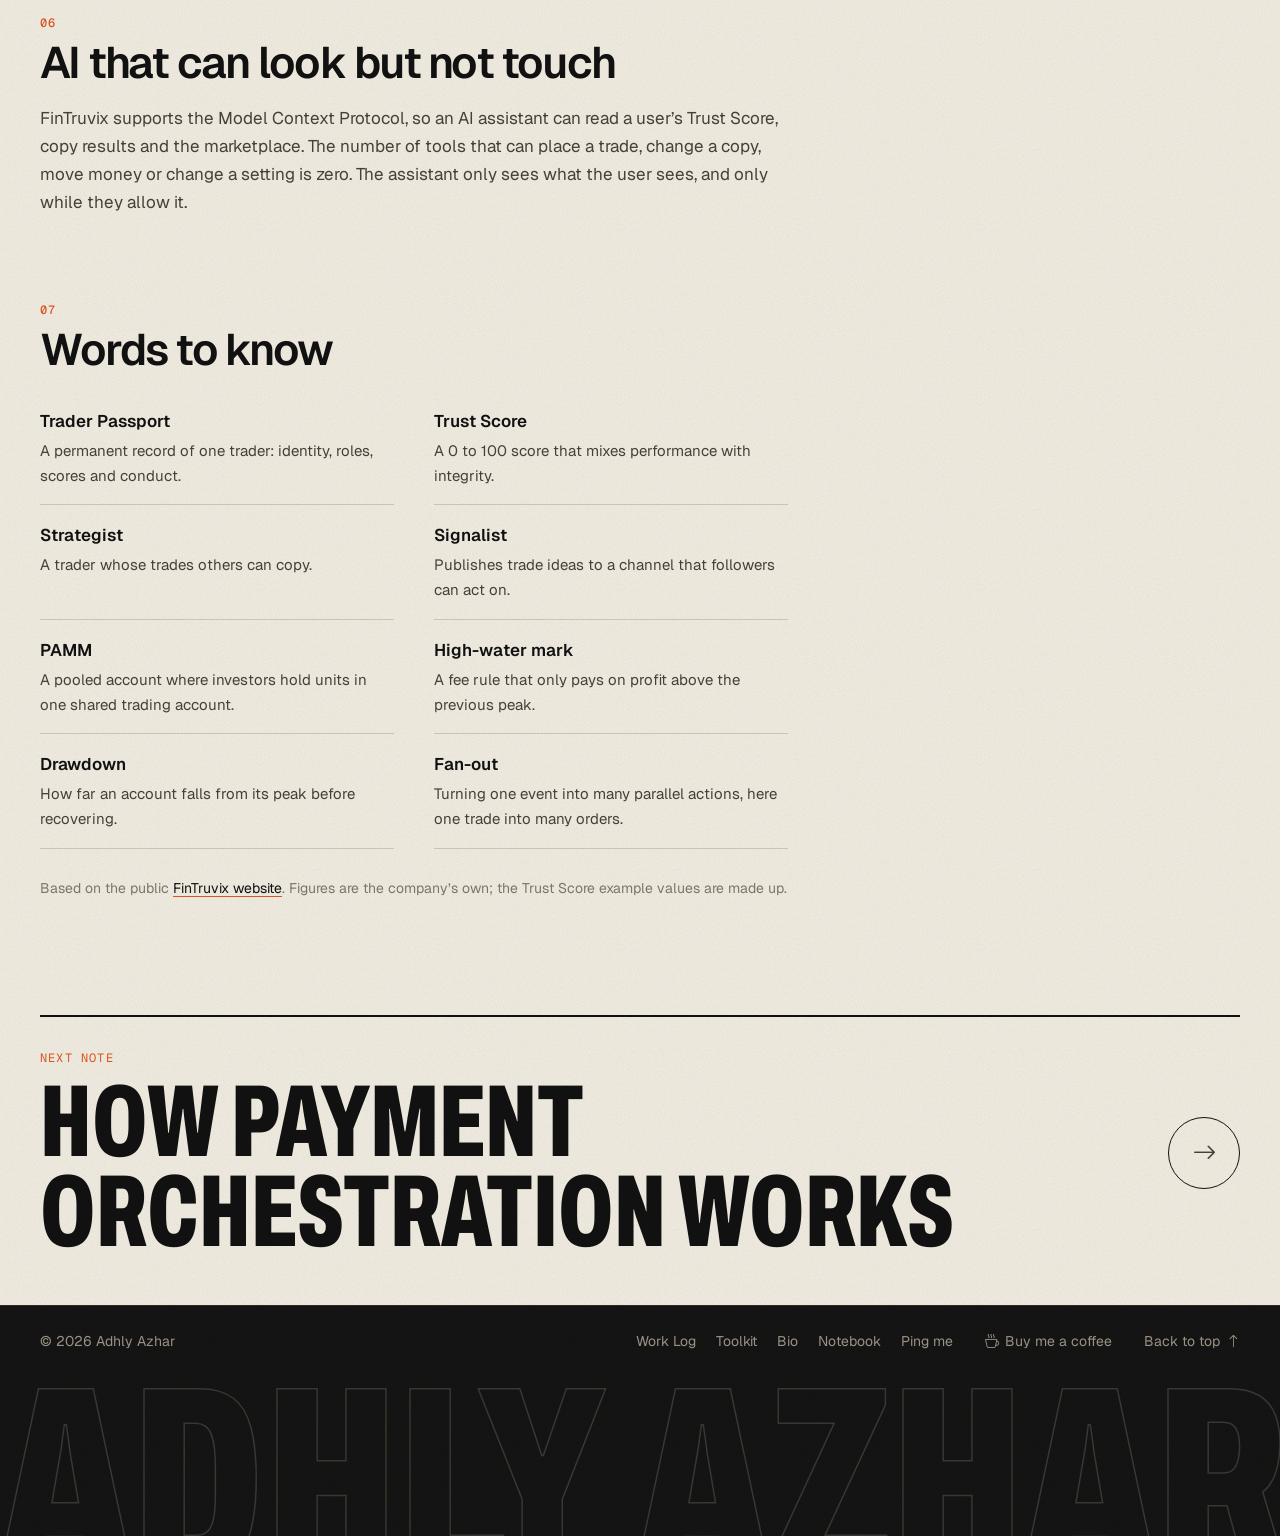
<file: how-copy-trading-works.html>
<!DOCTYPE html>
<html lang="en">

<head>
  <meta charset="utf-8">
  <meta name="viewport" content="width=device-width, initial-scale=1">
  <title>How cross-broker copy trading works · Notebook · Adhly Azhar</title>
  <meta name="description" content="Copy trading sounds simple: when a strategist trades, followers trade too. The hard parts are deciding whom to trust and placing hundreds of orders at once, inside other people’s broker accounts. FinTruvix builds its whole platform around those two problems.">
  <meta name="theme-color" content="#F3EEE3">
  <meta property="og:type" content="article">
  <meta property="og:title" content="How cross-broker copy trading works · Notebook · Adhly Azhar">
  <meta property="og:description" content="Copy trading sounds simple: when a strategist trades, followers trade too. The hard parts are deciding whom to trust and placing hundreds of orders at once, inside other people’s broker accounts. FinTruvix builds its whole platform around those two problems.">
  <meta property="og:image" content="https://azharadhly.github.io/portfolio/assets/img/profile/og-image.jpg">

  <link rel="icon" href="assets/img/favicon-48.png" sizes="48x48" type="image/png">
  <link rel="icon" href="assets/img/favicon-32.png" sizes="32x32" type="image/png">
  <link rel="apple-touch-icon" href="assets/img/apple-touch-icon.png">
  <link rel="preconnect" href="https://fonts.googleapis.com">
  <link rel="preconnect" href="https://fonts.gstatic.com" crossorigin>
  <link href="https://fonts.googleapis.com/css2?family=Archivo:wdth,wght@62..125,400..900&family=Geist:wght@400;500;600;700&family=Geist+Mono:wght@400;500&family=Instrument+Serif:ital@0;1&display=swap" rel="stylesheet">
  <link href="assets/vendor/bootstrap-icons/bootstrap-icons.min.css" rel="stylesheet">
  <link href="assets/css/style.css" rel="stylesheet">
  <script>document.documentElement.classList.add('js');</script>
</head>

<body id="top">
  <a class="skip-link" href="#main">Skip to content</a>

  <header class="site-header">
    <div class="container nav">
      <a class="brand" href="index.html" aria-label="Adhly Azhar, home">
        <span>Adhly Azhar</span>
      </a>

      <nav id="site-menu" class="nav-links" aria-label="Main">
        <a href="index.html#work">Work Log</a>
        <a href="index.html#services">Toolkit</a>
        <a href="index.html#about">Bio</a>
        <a href="notebook.html" class="is-active" aria-current="page">Notebook</a>
        <a href="index.html#contact">Ping me</a>
        <a class="only-mobile" href="assets/resume/adhly-azhar-resume.pdf" download>Download résumé</a>
      </nav>

      <div class="nav-actions">
        <button class="sound-toggle" type="button" data-sound-toggle data-on="Pause music" data-off="Play music"
          aria-pressed="false" aria-label="Background music" title="Play music">
          <span class="eq" aria-hidden="true"><i></i><i></i><i></i><i></i></span>
        </button>
        <a class="btn btn-ink btn-sm" href="index.html#contact">Let’s talk</a>
        <button class="nav-toggle" type="button" aria-expanded="false" aria-controls="site-menu" aria-label="Open menu">
          <i class="bi bi-list" aria-hidden="true"></i><i class="bi bi-x-lg" aria-hidden="true"></i>
        </button>
      </div>
    </div>
  </header>

  <main id="main">
    <div class="container">
      <header class="note-head">
        <a class="back-link" href="notebook.html"><i class="bi bi-arrow-left" aria-hidden="true"></i> Notebook</a>
        <p class="label case-eyebrow"><span>(Note 05)</span>Trading · Copy trading<span class="nb-new">New</span></p>
        <h1>How cross-broker <span>copy trading</span> works</h1>
        <p class="note-lead">Copy trading sounds simple: when a strategist trades, followers trade too. The hard parts are deciding whom to trust and placing hundreds of orders at once, inside other people’s broker accounts. FinTruvix builds its whole platform around those two problems.</p>
        <dl class="case-meta">
          <div><dt>Reading time</dt><dd>4 min</dd></div>
          <div><dt>Topic</dt><dd>Copy trading and trust</dd></div>
          <div><dt>Diagrams</dt><dd>3, animated</dd></div>
          <div><dt>Updated</dt><dd>Nov 2026</dd></div>
        </dl>
      </header>

      <article class="note-body">

        <div class="prose reveal">
          <h2><span class="h-num">01</span>One record across brokers</h2>
          <p>Most copy trading lives inside a single broker, so a strategist’s history disappears when they move. FinTruvix calls itself a cross-broker social trading platform: the record belongs to the trader, not to the broker. That record is the <strong>Trader Passport</strong>, created with the account, and the site says it can’t be deleted, reset or transferred. It holds:</p>
          <ul>
            <li><strong>Verified identity.</strong> KYC is done once, when the account is created.</li>
            <li><strong>Roles.</strong> Follower, strategist, signalist or programme manager.</li>
            <li><strong>Score history and conduct record.</strong> Every score change and every complaint stays on file.</li>
            <li><strong>Connected brokers.</strong> The trading accounts linked to the passport.</li>
          </ul>

          <h2><span class="h-num">02</span>Connecting a broker</h2>
          <p>A MetaTrader 5, cTrader or TradeLocker account can be connected in one of two modes. <strong>Read-only</strong> lets FinTruvix read the trades, which is how a strategist proves a track record. <strong>Trade-enabled</strong> lets it place copied orders, which is what a follower needs. For MT5, the site says the password is used once to confirm ownership and is never stored.</p>
        </div>
        <figure class="fig reveal">
          <div class="fig-stage"><svg class="motion" viewBox="0 0 960 392" role="img" aria-label="FinTruvix connections: the strategist’s MT5 account is read-only and feeds the track record; when the strategist trades, FinTruvix places a copied order in the follower’s trade-enabled cTrader account, where the capital stays. FinTruvix itself holds only a wallet for top-ups and earnings." data-still="4.6"><path class="d-line" d="M260 76C318 76 310 198 365 198"/><path class="d-line" d="M595 198H720"/><path class="d-line" d="M480 246V300" stroke-dasharray="5 6"/><circle class="d-dot is-ink" r="6" opacity="0"><animateMotion dur="8s" repeatCount="indefinite" calcMode="linear" path="M260 76C318 76 310 198 365 198" keyPoints="0;0;1;1" keyTimes="0.0000;0.0375;0.1500;1.0000"/><animate attributeName="opacity" dur="8s" repeatCount="indefinite" values="0;0;1;1;0;0" keyTimes="0.0000;0.0225;0.0375;0.1500;0.1650;1.0000"/></circle><circle class="d-dot " r="7" opacity="0"><animateMotion dur="8s" repeatCount="indefinite" calcMode="linear" path="M260 76C318 76 310 198 365 198" keyPoints="0;0;1;1" keyTimes="0.0000;0.3000;0.4000;1.0000"/><animate attributeName="opacity" dur="8s" repeatCount="indefinite" values="0;0;1;1;0;0" keyTimes="0.0000;0.2850;0.3000;0.4000;0.4150;1.0000"/></circle><circle class="d-dot " r="7" opacity="0"><animateMotion dur="8s" repeatCount="indefinite" calcMode="linear" path="M595 198H720" keyPoints="0;0;1;1" keyTimes="0.0000;0.4375;0.5250;1.0000"/><animate attributeName="opacity" dur="8s" repeatCount="indefinite" values="0;0;1;1;0;0" keyTimes="0.0000;0.4225;0.4375;0.5250;0.5400;1.0000"/></circle><g class="d-node is-dark"><rect x="30" y="40" width="230" height="72" rx="14"/><text class="d-title" x="145.0" y="74.0" text-anchor="middle">Strategist’s account</text><text class="d-sub" x="145.0" y="93.0" text-anchor="middle">MT5 · read-only</text></g><g class="d-node is-accent"><rect x="365" y="150" width="230" height="96" rx="14"/><text class="d-title" x="480.0" y="188.0" text-anchor="middle">FinTruvix</text><text class="d-sub" x="480.0" y="207.0" text-anchor="middle">Passport · Trust Score</text><text class="d-sub" x="480.0" y="224.0" text-anchor="middle">copy engine</text></g><g class="d-node "><rect x="720" y="150" width="216" height="96" rx="14"/><text class="d-title" x="828.0" y="188.0" text-anchor="middle">Follower’s account</text><text class="d-sub" x="828.0" y="207.0" text-anchor="middle">cTrader</text><text class="d-sub" x="828.0" y="224.0" text-anchor="middle">trade-enabled</text></g><g class="d-node "><rect x="365" y="300" width="230" height="64" rx="14"/><text class="d-title" x="480.0" y="330.0" text-anchor="middle">Wallet</text><text class="d-sub" x="480.0" y="349.0" text-anchor="middle">top-ups and earnings only</text></g><rect x="361" y="146" width="238" height="104" rx="17" fill="none" stroke="#D9541E" stroke-width="3.5" opacity="0"><animate attributeName="opacity" dur="8s" repeatCount="indefinite" values="0;0;1;1;0;0;1;1;0;0" keyTimes="0.0000;0.1375;0.1625;0.2250;0.2500;0.3875;0.4125;0.4500;0.4750;1.0000"/></rect><rect x="716" y="146" width="224" height="104" rx="17" fill="none" stroke="#D9541E" stroke-width="3.5" opacity="0"><animate attributeName="opacity" dur="8s" repeatCount="indefinite" values="0;0;1;1;0;0" keyTimes="0.0000;0.5125;0.5375;0.6750;0.7000;1.0000"/></rect><g class="d-tag"><rect x="18.599999999999994" y="126" width="262.8" height="21" rx="10.5"/><text class="d-label" x="150.0" y="141" text-anchor="middle">read-only: proves the track record</text></g><g class="d-tag"><rect x="604.8" y="164" width="104.4" height="21" rx="10.5"/><text class="d-label" x="657.0" y="179" text-anchor="middle">copied order</text></g><text class="d-label is-orange" x="480" y="136" text-anchor="middle" opacity="0">track record updated<animate attributeName="opacity" dur="8s" repeatCount="indefinite" values="0;0;1;1;0;0" keyTimes="0.0000;0.1625;0.1875;0.2875;0.3125;1.0000"/></text><text class="d-label " x="480" y="136" text-anchor="middle" opacity="0">strategist opens a trade<animate attributeName="opacity" dur="8s" repeatCount="indefinite" values="0;0;1;1;0;0" keyTimes="0.0000;0.3000;0.3250;0.4250;0.4500;1.0000"/></text><text class="d-label is-orange" x="828" y="274" text-anchor="middle">capital stays here</text><circle class="d-dot is-ink" cx="40" cy="372" r="6"/><text class="d-legend" x="56" y="376">trade data read</text><circle class="d-dot" cx="175" cy="372" r="6"/><text class="d-legend" x="191" y="376">a new trade and its copy</text></svg></div>
          <figcaption><span class="fig-num">Fig. 01</span><span>Two kinds of connection. Trades are read from the strategist’s account (black) and copied into the follower’s account (orange). The follower’s capital never leaves their own broker.<span class="fig-hint">Swipe sideways to see the whole diagram.</span></span></figcaption>
        </figure>

        <div class="prose reveal">
          <p>The money doesn’t move. Capital stays in the follower’s own broker account, and FinTruvix only mirrors trades into it. The one balance it holds is a wallet for top-ups and earnings, and the site says plainly that this wallet is not a bank account.</p>

          <h2><span class="h-num">03</span>One trade, many orders</h2>
          <p>When a strategist opens a trade, the copy engine has to turn it into a separate order for every follower, each sized for that follower’s account. A managed programme picks one sizing rule:</p>
          <ul>
            <li><strong>Lot multiplier.</strong> 1.00 lot × 0.5 = 0.50 lot.</li>
            <li><strong>Fixed lot.</strong> Always the same size, such as 0.10 lot.</li>
            <li><strong>Proportional.</strong> Scaled to the follower’s allocation, equity or balance. A $2,000 account copying a $20,000 one gets a tenth of the size.</li>
          </ul>
          <p>Before anything is sent, risk checks clamp the position size and enforce the allocation cap. A separate monitor pauses copying for anyone who hits a drawdown or daily loss limit. Then every order goes out at the same time.</p>
        </div>
        <figure class="fig reveal">
          <div class="fig-stage"><svg class="motion" viewBox="0 0 960 380" role="img" aria-label="The copy engine turns one strategist trade of 1.00 lot into a sized order per follower: 0.50 lot with a 0.5 multiplier, 0.10 lot fixed, 0.10 lot proportional to equity, and none for a follower paused by the daily loss limit. All orders are placed at once." data-still="6"><path class="d-line is-ink" d="M224 210H300"/><path class="d-line" d="M530 210C585 210 585 57 640 57"/><path class="d-line" d="M530 210C585 210 585 141 640 141"/><path class="d-line" d="M530 210C585 210 585 225 640 225"/><path class="d-line" d="M530 210C585 210 585 309 640 309"/><circle class="d-dot " r="7" opacity="0"><animateMotion dur="9s" repeatCount="indefinite" calcMode="linear" path="M224 210H300" keyPoints="0;0;1;1" keyTimes="0.0000;0.0333;0.1111;1.0000"/><animate attributeName="opacity" dur="9s" repeatCount="indefinite" values="0;0;1;1;0;0" keyTimes="0.0000;0.0200;0.0333;0.1111;0.1244;1.0000"/></circle><circle class="d-dot " r="7" opacity="0"><animateMotion dur="9s" repeatCount="indefinite" calcMode="linear" path="M530 210C585 210 585 57 640 57" keyPoints="0;0;1;1" keyTimes="0.0000;0.3333;0.4111;1.0000"/><animate attributeName="opacity" dur="9s" repeatCount="indefinite" values="0;0;1;1;0;0" keyTimes="0.0000;0.3200;0.3333;0.4111;0.4244;1.0000"/></circle><circle class="d-dot " r="7" opacity="0"><animateMotion dur="9s" repeatCount="indefinite" calcMode="linear" path="M530 210C585 210 585 141 640 141" keyPoints="0;0;1;1" keyTimes="0.0000;0.3333;0.4111;1.0000"/><animate attributeName="opacity" dur="9s" repeatCount="indefinite" values="0;0;1;1;0;0" keyTimes="0.0000;0.3200;0.3333;0.4111;0.4244;1.0000"/></circle><circle class="d-dot " r="7" opacity="0"><animateMotion dur="9s" repeatCount="indefinite" calcMode="linear" path="M530 210C585 210 585 225 640 225" keyPoints="0;0;1;1" keyTimes="0.0000;0.3333;0.4111;1.0000"/><animate attributeName="opacity" dur="9s" repeatCount="indefinite" values="0;0;1;1;0;0" keyTimes="0.0000;0.3200;0.3333;0.4111;0.4244;1.0000"/></circle><circle class="d-dot is-ink" r="7" opacity="0"><animateMotion dur="9s" repeatCount="indefinite" calcMode="linear" path="M530 210C585 210 585 309 640 309" keyPoints="0;0;1;1" keyTimes="0.0000;0.3333;0.4111;1.0000"/><animate attributeName="opacity" dur="9s" repeatCount="indefinite" values="0;0;1;1;0;0" keyTimes="0.0000;0.3200;0.3333;0.4111;0.4244;1.0000"/></circle><g class="d-node is-dark"><rect x="24" y="168" width="200" height="84" rx="14"/><text class="d-title" x="124.0" y="208.0" text-anchor="middle">Strategist</text><text class="d-sub" x="124.0" y="227.0" text-anchor="middle">buys 1.00 lot EURUSD</text></g><rect x="300" y="120" width="230" height="180" rx="14" fill="#D9541E" stroke="#111111" stroke-width="2"/><text class="d-title" x="415" y="158" text-anchor="middle" style="fill:#FFFDF8">Copy engine</text><text class="d-label" x="328" y="200" style="fill:#FFFDF8;font-size:13px" opacity="0.55">01 size per follower</text><text class="d-label" x="328" y="200" style="fill:#FFFDF8;font-size:13px;font-weight:600" opacity="0">01 size per follower<animate attributeName="opacity" dur="9s" repeatCount="indefinite" values="0;0;1;1;0;0" keyTimes="0.0000;0.1222;0.1333;0.2111;0.2222;1.0000"/></text><text class="d-label" x="328" y="230" style="fill:#FFFDF8;font-size:13px" opacity="0.55">02 run risk checks</text><text class="d-label" x="328" y="230" style="fill:#FFFDF8;font-size:13px;font-weight:600" opacity="0">02 run risk checks<animate attributeName="opacity" dur="9s" repeatCount="indefinite" values="0;0;1;1;0;0" keyTimes="0.0000;0.2111;0.2222;0.3000;0.3111;1.0000"/></text><text class="d-label" x="328" y="260" style="fill:#FFFDF8;font-size:13px" opacity="0.55">03 place in parallel</text><text class="d-label" x="328" y="260" style="fill:#FFFDF8;font-size:13px;font-weight:600" opacity="0">03 place in parallel<animate attributeName="opacity" dur="9s" repeatCount="indefinite" values="0;0;1;1;0;0" keyTimes="0.0000;0.3000;0.3111;0.4222;0.4333;1.0000"/></text><rect x="296" y="116" width="238" height="188" rx="17" fill="none" stroke="#D9541E" stroke-width="3.5" opacity="0"><animate attributeName="opacity" dur="9s" repeatCount="indefinite" values="0;0;1;1;0;0" keyTimes="0.0000;0.1111;0.1333;0.4222;0.4444;1.0000"/></rect><rect x="640" y="24" width="296" height="66" rx="12" fill="#FFFDF8" stroke="#111111" stroke-width="2"/><text class="d-title" x="660" y="53" style="font-size:16px">Follower A</text><text class="d-sub" x="660" y="73">lot multiplier 0.5×</text><text class="d-big" x="916" y="68" text-anchor="end" style="font-size:26px;fill:#D9541E" opacity="0">0.50 lot<animate attributeName="opacity" dur="9s" repeatCount="indefinite" values="0;0;1;1;0;0" keyTimes="0.0000;0.4111;0.4333;0.9556;0.9778;1.0000"/></text><rect x="640" y="108" width="296" height="66" rx="12" fill="#FFFDF8" stroke="#111111" stroke-width="2"/><text class="d-title" x="660" y="137" style="font-size:16px">Follower B</text><text class="d-sub" x="660" y="157">fixed lot</text><text class="d-big" x="916" y="152" text-anchor="end" style="font-size:26px;fill:#D9541E" opacity="0">0.10 lot<animate attributeName="opacity" dur="9s" repeatCount="indefinite" values="0;0;1;1;0;0" keyTimes="0.0000;0.4111;0.4333;0.9556;0.9778;1.0000"/></text><rect x="640" y="192" width="296" height="66" rx="12" fill="#FFFDF8" stroke="#111111" stroke-width="2"/><text class="d-title" x="660" y="221" style="font-size:16px">Follower C</text><text class="d-sub" x="660" y="241">equity $2,000 vs $20,000</text><text class="d-big" x="916" y="236" text-anchor="end" style="font-size:26px;fill:#D9541E" opacity="0">0.10 lot<animate attributeName="opacity" dur="9s" repeatCount="indefinite" values="0;0;1;1;0;0" keyTimes="0.0000;0.4111;0.4333;0.9556;0.9778;1.0000"/></text><rect x="640" y="276" width="296" height="66" rx="12" fill="#FFFDF8" stroke="#111111" stroke-width="2"/><text class="d-title" x="660" y="305" style="font-size:16px">Follower D</text><text class="d-sub" x="660" y="325">daily loss limit reached</text><text class="d-big" x="916" y="320" text-anchor="end" style="font-size:26px;fill:#7d7568" opacity="0">paused<animate attributeName="opacity" dur="9s" repeatCount="indefinite" values="0;0;1;1;0;0" keyTimes="0.0000;0.4111;0.4333;0.9556;0.9778;1.0000"/></text><text class="d-label is-orange" x="788" y="366" text-anchor="middle" opacity="0">all placed at the same moment<animate attributeName="opacity" dur="9s" repeatCount="indefinite" values="0;0;1;1;0;0" keyTimes="0.0000;0.4111;0.4333;0.9556;0.9778;1.0000"/></text></svg></div>
          <figcaption><span class="fig-num">Fig. 02</span><span>One 1.00 lot trade becomes four outcomes: three orders sized by different rules, and one follower skipped because their daily loss limit was reached.<span class="fig-hint">Swipe sideways to see the whole diagram.</span></span></figcaption>
        </figure>

        <div class="prose reveal">
          <p>Speed matters, because a follower whose order lands later gets a worse price. FinTruvix reports a fan-out time of 12 ms at the 99th percentile for 250 followers. That was measured against a mock broker, so real broker execution comes on top, and the design target is 100 ms.</p>

          <h2><span class="h-num">04</span>The Trust Score</h2>
          <p>Strategies are listed by Trust Score, and the site says nobody can pay to move up. The score has two parts:</p>
          <ul>
            <li><strong>Performance, P.</strong> Profit factor 25%, risk-adjusted return 20%, drawdown management 20%, win rate 15%, reward to risk 10% and longevity 10%. Copier profitability and consistency are declared at 0% until they can be measured.</li>
            <li><strong>Integrity, I.</strong> Built from the conduct record, unresolved complaints and how complete the strategist’s disclosures are.</li>
          </ul>
          <p>They combine as <code>T = min(0.6 × P + 0.4 × I, I + 15)</code>. The second term is the clever part: no strategist can score more than 15 points above their integrity, however good their returns look.</p>
        </div>
        <figure class="fig reveal">
          <div class="fig-stage"><svg class="motion" viewBox="0 0 960 392" role="img" aria-label="Trust Score example: six performance scores weighted into P = 90, integrity I = 60. The formula min(0.6 P + 0.4 I, I + 15) gives min(78, 75), so the Trust Score is 75, capped by integrity." data-still="8.5"><text class="d-legend" x="40" y="40">PERFORMANCE, P</text><text class="d-label" x="40" y="79" style="fill:#111">Profit factor</text><text class="d-legend" x="40" y="96">weight 25%</text><rect x="220" y="68" width="220" height="16" rx="8" fill="#FFFDF8" stroke="#cdc3b0" stroke-width="1.5"/><rect x="220" y="68" width="0" height="16" rx="8" fill="#111111"><animate attributeName="width" dur="10s" repeatCount="indefinite" values="0;0;202;202;0" keyTimes="0;0.0400;0.1000;0.9500;1"/></rect><text class="d-label" x="452" y="80" text-anchor="start" style="fill:#111" opacity="0">92<animate attributeName="opacity" dur="10s" repeatCount="indefinite" values="0;0;1;1;0;0" keyTimes="0.0000;0.0900;0.1100;0.9500;0.9700;1.0000"/></text><text class="d-label" x="40" y="125" style="fill:#111">Risk-adjusted return</text><text class="d-legend" x="40" y="142">weight 20%</text><rect x="220" y="114" width="220" height="16" rx="8" fill="#FFFDF8" stroke="#cdc3b0" stroke-width="1.5"/><rect x="220" y="114" width="0" height="16" rx="8" fill="#111111"><animate attributeName="width" dur="10s" repeatCount="indefinite" values="0;0;187;187;0" keyTimes="0;0.0850;0.1450;0.9500;1"/></rect><text class="d-label" x="452" y="126" text-anchor="start" style="fill:#111" opacity="0">85<animate attributeName="opacity" dur="10s" repeatCount="indefinite" values="0;0;1;1;0;0" keyTimes="0.0000;0.1350;0.1550;0.9500;0.9700;1.0000"/></text><text class="d-label" x="40" y="171" style="fill:#111">Drawdown management</text><text class="d-legend" x="40" y="188">weight 20%</text><rect x="220" y="160" width="220" height="16" rx="8" fill="#FFFDF8" stroke="#cdc3b0" stroke-width="1.5"/><rect x="220" y="160" width="0" height="16" rx="8" fill="#111111"><animate attributeName="width" dur="10s" repeatCount="indefinite" values="0;0;209;209;0" keyTimes="0;0.1300;0.1900;0.9500;1"/></rect><text class="d-label" x="452" y="172" text-anchor="start" style="fill:#111" opacity="0">95<animate attributeName="opacity" dur="10s" repeatCount="indefinite" values="0;0;1;1;0;0" keyTimes="0.0000;0.1800;0.2000;0.9500;0.9700;1.0000"/></text><text class="d-label" x="40" y="217" style="fill:#111">Win rate</text><text class="d-legend" x="40" y="234">weight 15%</text><rect x="220" y="206" width="220" height="16" rx="8" fill="#FFFDF8" stroke="#cdc3b0" stroke-width="1.5"/><rect x="220" y="206" width="0" height="16" rx="8" fill="#111111"><animate attributeName="width" dur="10s" repeatCount="indefinite" values="0;0;176;176;0" keyTimes="0;0.1750;0.2350;0.9500;1"/></rect><text class="d-label" x="452" y="218" text-anchor="start" style="fill:#111" opacity="0">80<animate attributeName="opacity" dur="10s" repeatCount="indefinite" values="0;0;1;1;0;0" keyTimes="0.0000;0.2250;0.2450;0.9500;0.9700;1.0000"/></text><text class="d-label" x="40" y="263" style="fill:#111">Reward to risk</text><text class="d-legend" x="40" y="280">weight 10%</text><rect x="220" y="252" width="220" height="16" rx="8" fill="#FFFDF8" stroke="#cdc3b0" stroke-width="1.5"/><rect x="220" y="252" width="0" height="16" rx="8" fill="#111111"><animate attributeName="width" dur="10s" repeatCount="indefinite" values="0;0;198;198;0" keyTimes="0;0.2200;0.2800;0.9500;1"/></rect><text class="d-label" x="452" y="264" text-anchor="start" style="fill:#111" opacity="0">90<animate attributeName="opacity" dur="10s" repeatCount="indefinite" values="0;0;1;1;0;0" keyTimes="0.0000;0.2700;0.2900;0.9500;0.9700;1.0000"/></text><text class="d-label" x="40" y="309" style="fill:#111">Longevity</text><text class="d-legend" x="40" y="326">weight 10%</text><rect x="220" y="298" width="220" height="16" rx="8" fill="#FFFDF8" stroke="#cdc3b0" stroke-width="1.5"/><rect x="220" y="298" width="0" height="16" rx="8" fill="#111111"><animate attributeName="width" dur="10s" repeatCount="indefinite" values="0;0;220;220;0" keyTimes="0;0.2650;0.3250;0.9500;1"/></rect><text class="d-label" x="452" y="310" text-anchor="start" style="fill:#111" opacity="0">100<animate attributeName="opacity" dur="10s" repeatCount="indefinite" values="0;0;1;1;0;0" keyTimes="0.0000;0.3150;0.3350;0.9500;0.9700;1.0000"/></text><text class="d-legend" x="40" y="366">copier profitability and consistency: 0%, not measured yet</text><path class="d-line" d="M520 40V380"/><text class="d-big" x="560" y="76" text-anchor="start" style="" opacity="0">P = 90<animate attributeName="opacity" dur="10s" repeatCount="indefinite" values="0;0;1;1;0;0" keyTimes="0.0000;0.3400;0.3600;0.9500;0.9700;1.0000"/></text><text class="d-legend" x="560" y="98" text-anchor="start" style="" opacity="0">from the six scores<animate attributeName="opacity" dur="10s" repeatCount="indefinite" values="0;0;1;1;0;0" keyTimes="0.0000;0.3500;0.3700;0.9500;0.9700;1.0000"/></text><text class="d-big" x="780" y="76" text-anchor="start" style="" opacity="0">I = 60<animate attributeName="opacity" dur="10s" repeatCount="indefinite" values="0;0;1;1;0;0" keyTimes="0.0000;0.4100;0.4300;0.9500;0.9700;1.0000"/></text><text class="d-legend" x="780" y="98" text-anchor="start" style="" opacity="0">one open complaint<animate attributeName="opacity" dur="10s" repeatCount="indefinite" values="0;0;1;1;0;0" keyTimes="0.0000;0.4200;0.4400;0.9500;0.9700;1.0000"/></text><text class="d-label" x="560" y="152" style="fill:#111;font-size:14px">T = min(0.6·P + 0.4·I, I + 15)</text><text class="d-label" x="560" y="198" text-anchor="start" style="font-size:15px;fill:#111" opacity="0">0.6 × 90 + 0.4 × 60 = 78<animate attributeName="opacity" dur="10s" repeatCount="indefinite" values="0;0;1;1;0;0" keyTimes="0.0000;0.5000;0.5200;0.9500;0.9700;1.0000"/></text><text class="d-label" x="560" y="232" text-anchor="start" style="font-size:15px;fill:#111" opacity="0">60 + 15 = 75<animate attributeName="opacity" dur="10s" repeatCount="indefinite" values="0;0;1;1;0;0" keyTimes="0.0000;0.5800;0.6000;0.9500;0.9700;1.0000"/></text><text class="d-big" x="560" y="312" text-anchor="start" style="font-size:56px;fill:#D9541E" opacity="0">Trust = 75<animate attributeName="opacity" dur="10s" repeatCount="indefinite" values="0;0;1;1;0;0" keyTimes="0.0000;0.6600;0.6800;0.9500;0.9700;1.0000"/></text><text class="d-label" x="560" y="346" text-anchor="start" style="fill:#D9541E" opacity="0">the smaller one wins: integrity caps the score<animate attributeName="opacity" dur="10s" repeatCount="indefinite" values="0;0;1;1;0;0" keyTimes="0.0000;0.7000;0.7200;0.9500;0.9700;1.0000"/></text></svg></div>
          <figcaption><span class="fig-num">Fig. 03</span><span>A worked example. Strong performance gives P = 90, but one unresolved complaint keeps I at 60. The weighted score would be 78; the integrity cap brings it down to 75.<span class="fig-hint">Swipe sideways to see the whole diagram.</span></span></figcaption>
        </figure>

        <div class="prose reveal">
          <h2><span class="h-num">05</span>How fees work</h2>
          <p>Followers pay no platform fee on their capital. Strategists set a performance fee, charged on realised profit, and can add a high-water mark so they’re only paid on new highs. No performance fee is charged for a period that ends in a loss. FinTruvix takes its share from the strategist’s earnings.</p>

          <h2><span class="h-num">06</span>AI that can look but not touch</h2>
          <p>FinTruvix supports the Model Context Protocol, so an AI assistant can read a user’s Trust Score, copy results and the marketplace. The number of tools that can place a trade, change a copy, move money or change a setting is zero. The assistant only sees what the user sees, and only while they allow it.</p>

          <h2><span class="h-num">07</span>Words to know</h2>
          <dl class="glossary">
            <div><dt>Trader Passport</dt><dd>A permanent record of one trader: identity, roles, scores and conduct.</dd></div>
            <div><dt>Trust Score</dt><dd>A 0 to 100 score that mixes performance with integrity.</dd></div>
            <div><dt>Strategist</dt><dd>A trader whose trades others can copy.</dd></div>
            <div><dt>Signalist</dt><dd>Publishes trade ideas to a channel that followers can act on.</dd></div>
            <div><dt>PAMM</dt><dd>A pooled account where investors hold units in one shared trading account.</dd></div>
            <div><dt>High-water mark</dt><dd>A fee rule that only pays on profit above the previous peak.</dd></div>
            <div><dt>Drawdown</dt><dd>How far an account falls from its peak before recovering.</dd></div>
            <div><dt>Fan-out</dt><dd>Turning one event into many parallel actions, here one trade into many orders.</dd></div>
          </dl>
          <p class="note-source">Based on the public <a href="https://fintruvix.com/" target="_blank" rel="noopener">FinTruvix website</a>. Figures are the company’s own; the Trust Score example values are made up.</p>
        </div>

      </article>

      <nav class="case-next" aria-label="Next note">
        <a href="how-payment-orchestration-works.html">
          <span><small>Next note</small><strong>How payment orchestration works</strong></span>
          <span class="work-arrow" aria-hidden="true"><i class="bi bi-arrow-right"></i></span>
        </a>
      </nav>
    </div>
  </main>

  <footer class="site-footer">
    <div class="container footer-inner">
      <p>© <span data-year>2026</span> Adhly Azhar</p>
      <nav aria-label="Footer">
        <a href="index.html#work">Work Log</a>
        <a href="index.html#services">Toolkit</a>
        <a href="index.html#about">Bio</a>
        <a href="notebook.html">Notebook</a>
        <a href="index.html#contact">Ping me</a>
      </nav>
      <a class="footer-kofi" href="https://ko-fi.com/adhlyazhar" target="_blank" rel="noopener"><i class="bi bi-cup-hot" aria-hidden="true"></i> Buy me a coffee</a>
      <a class="to-top" href="#top">Back to top <i class="bi bi-arrow-up" aria-hidden="true"></i></a>
    </div>
    <div class="footer-mast" aria-hidden="true">Adhly Azhar</div>
  </footer>

  <script src="assets/js/site.js" defer></script>
  <script src="assets/js/sound.js" defer></script>
</body>

</html>
</file>
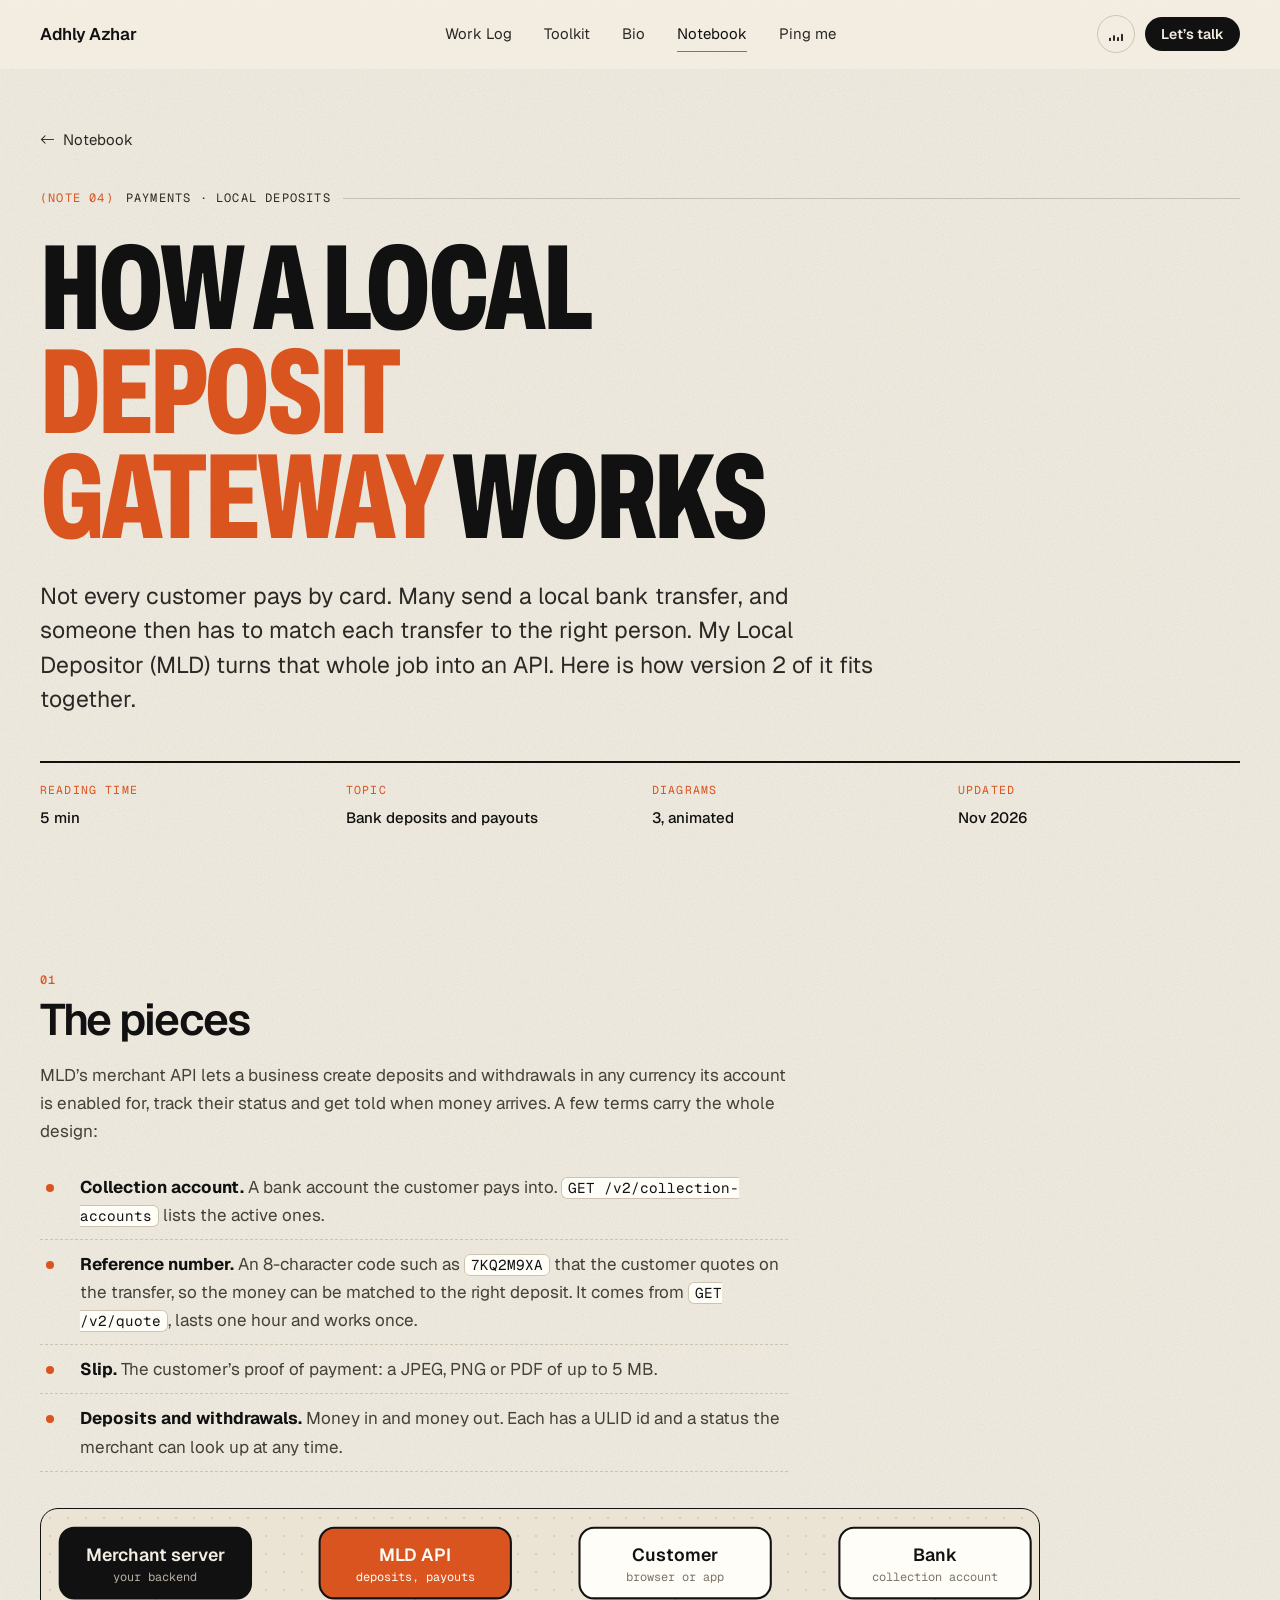
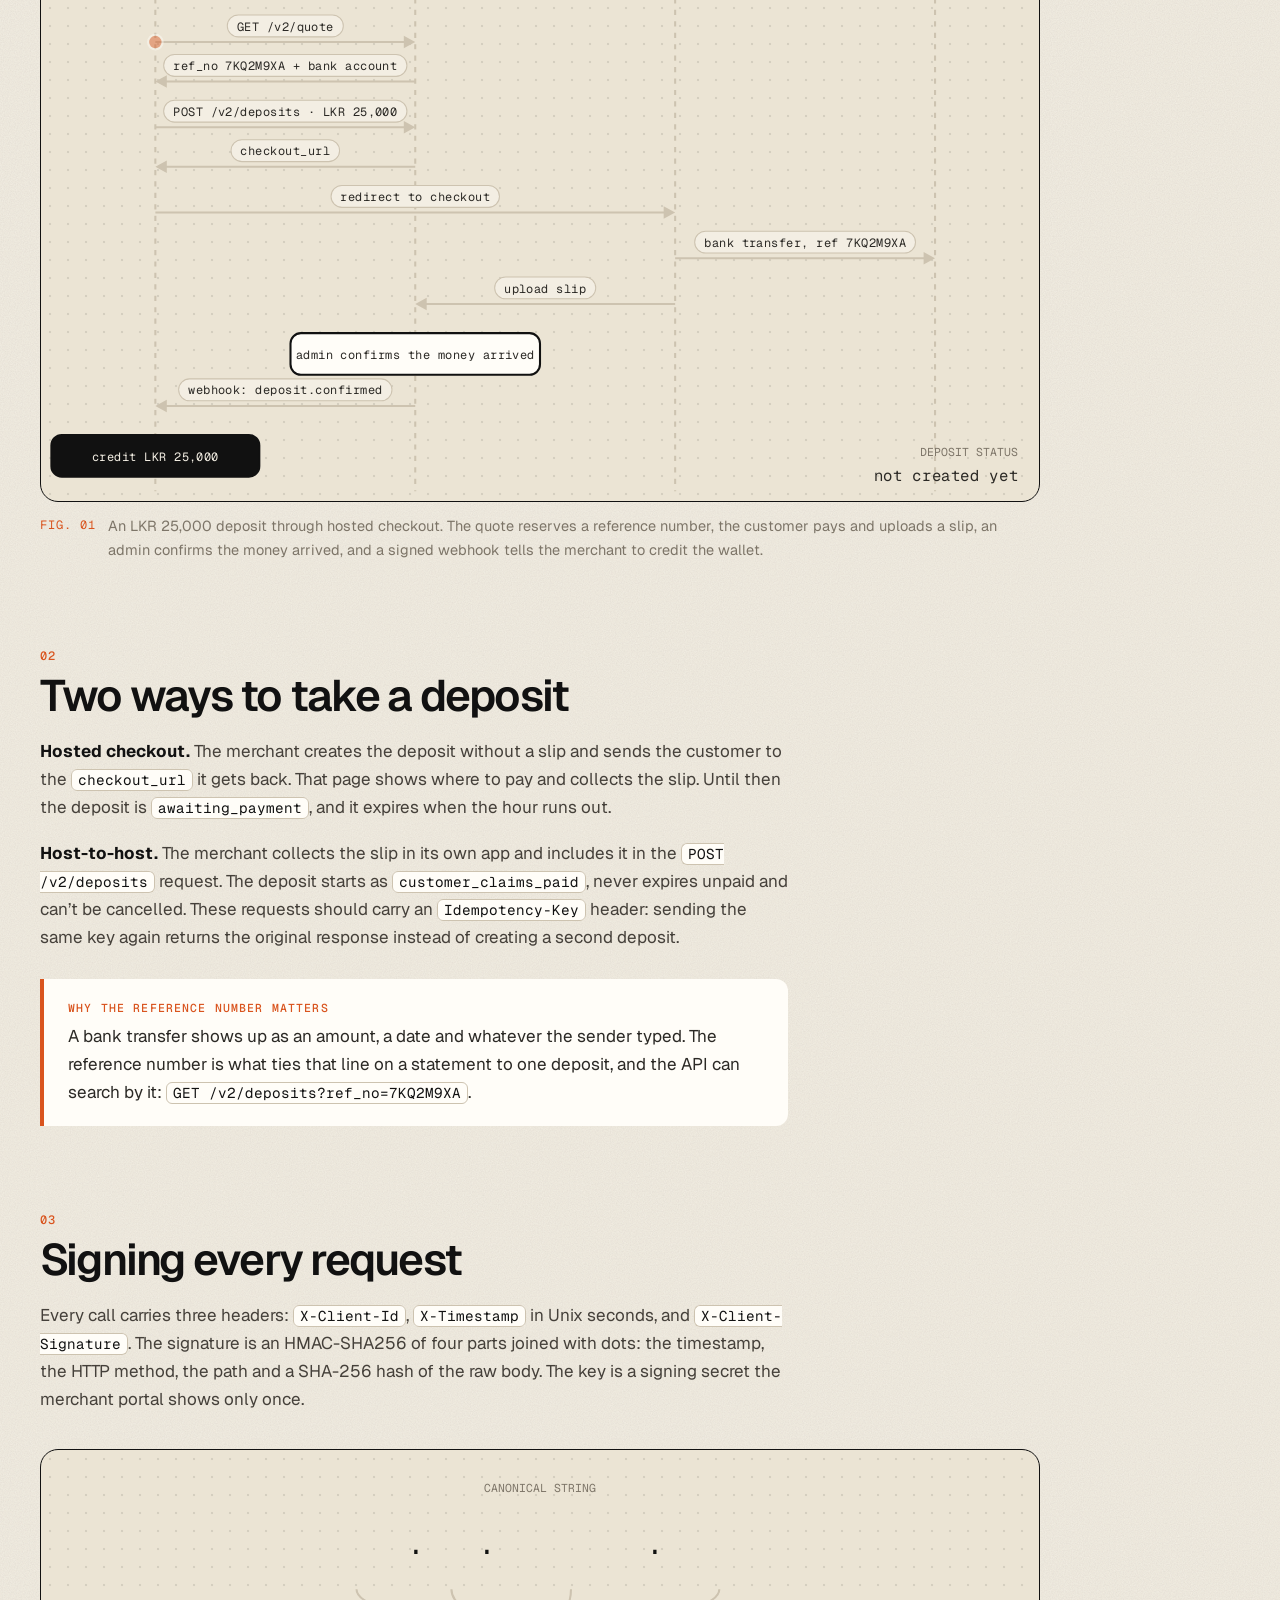
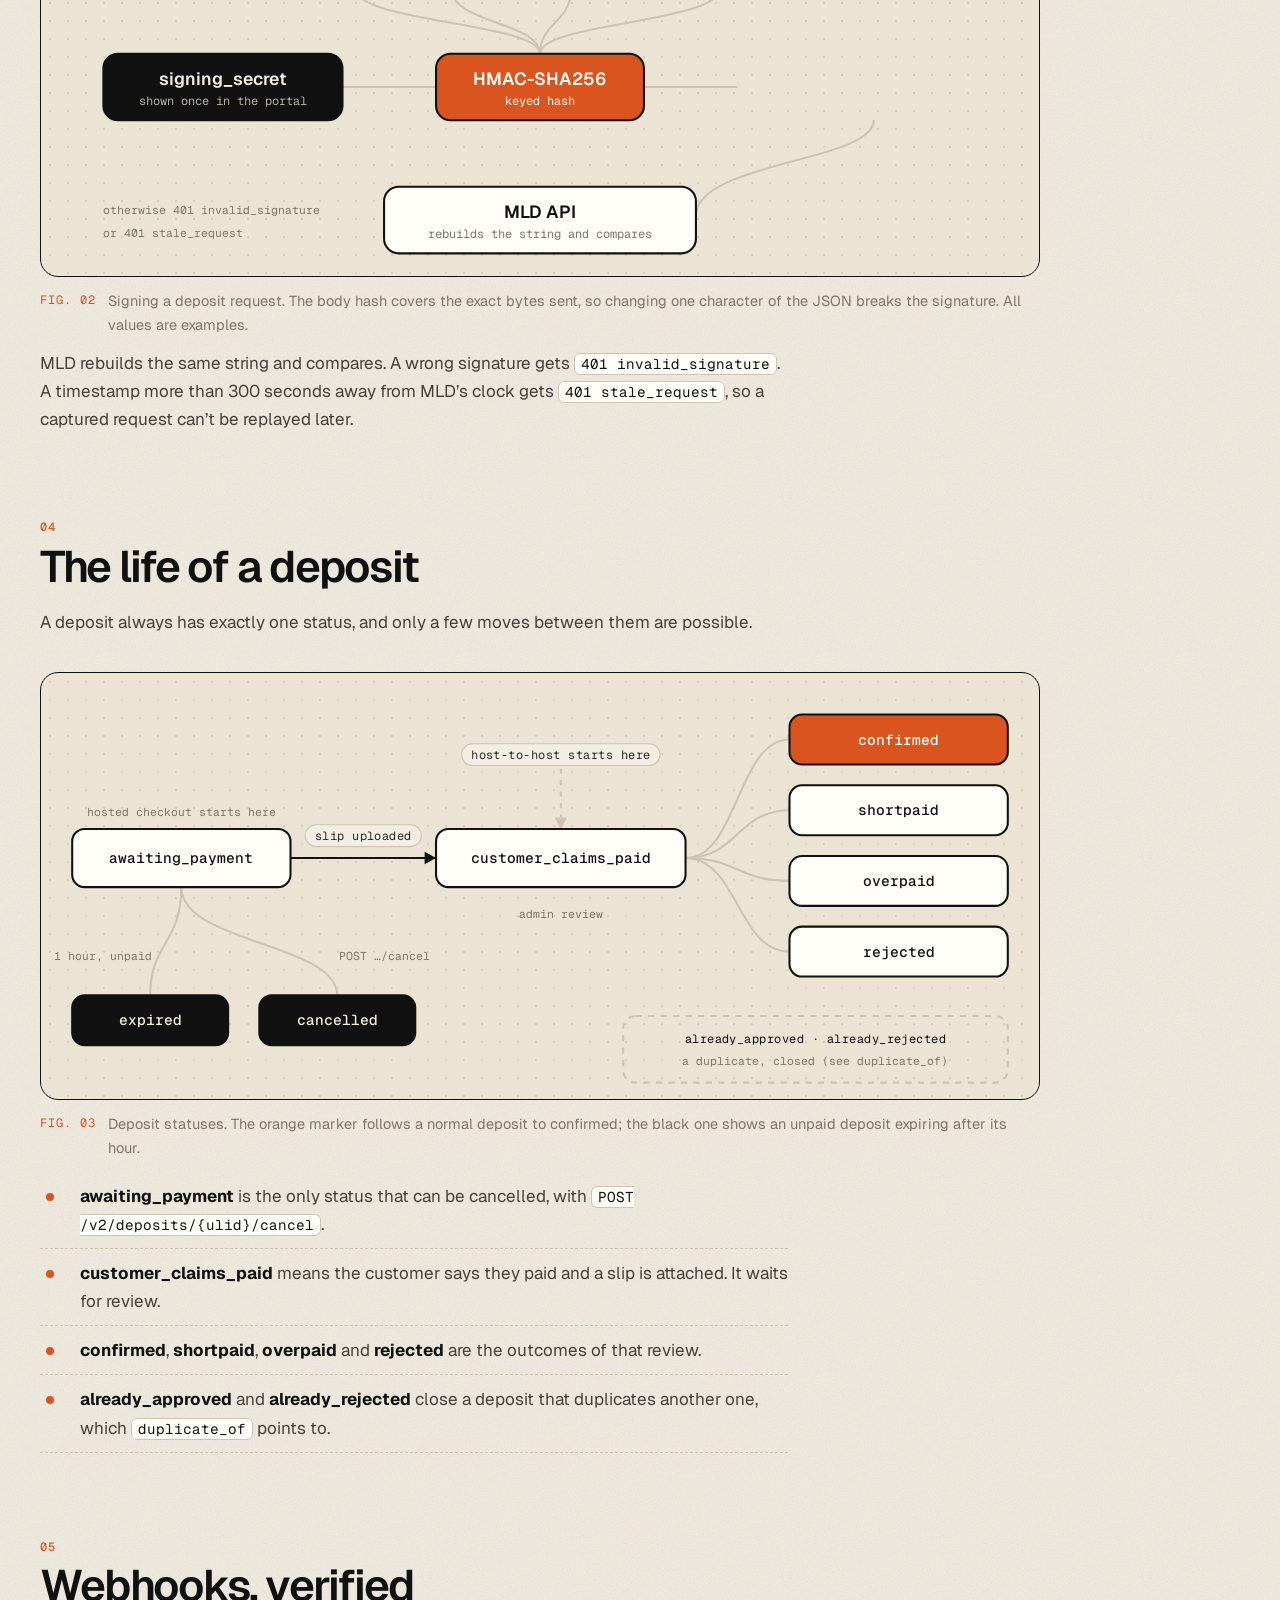
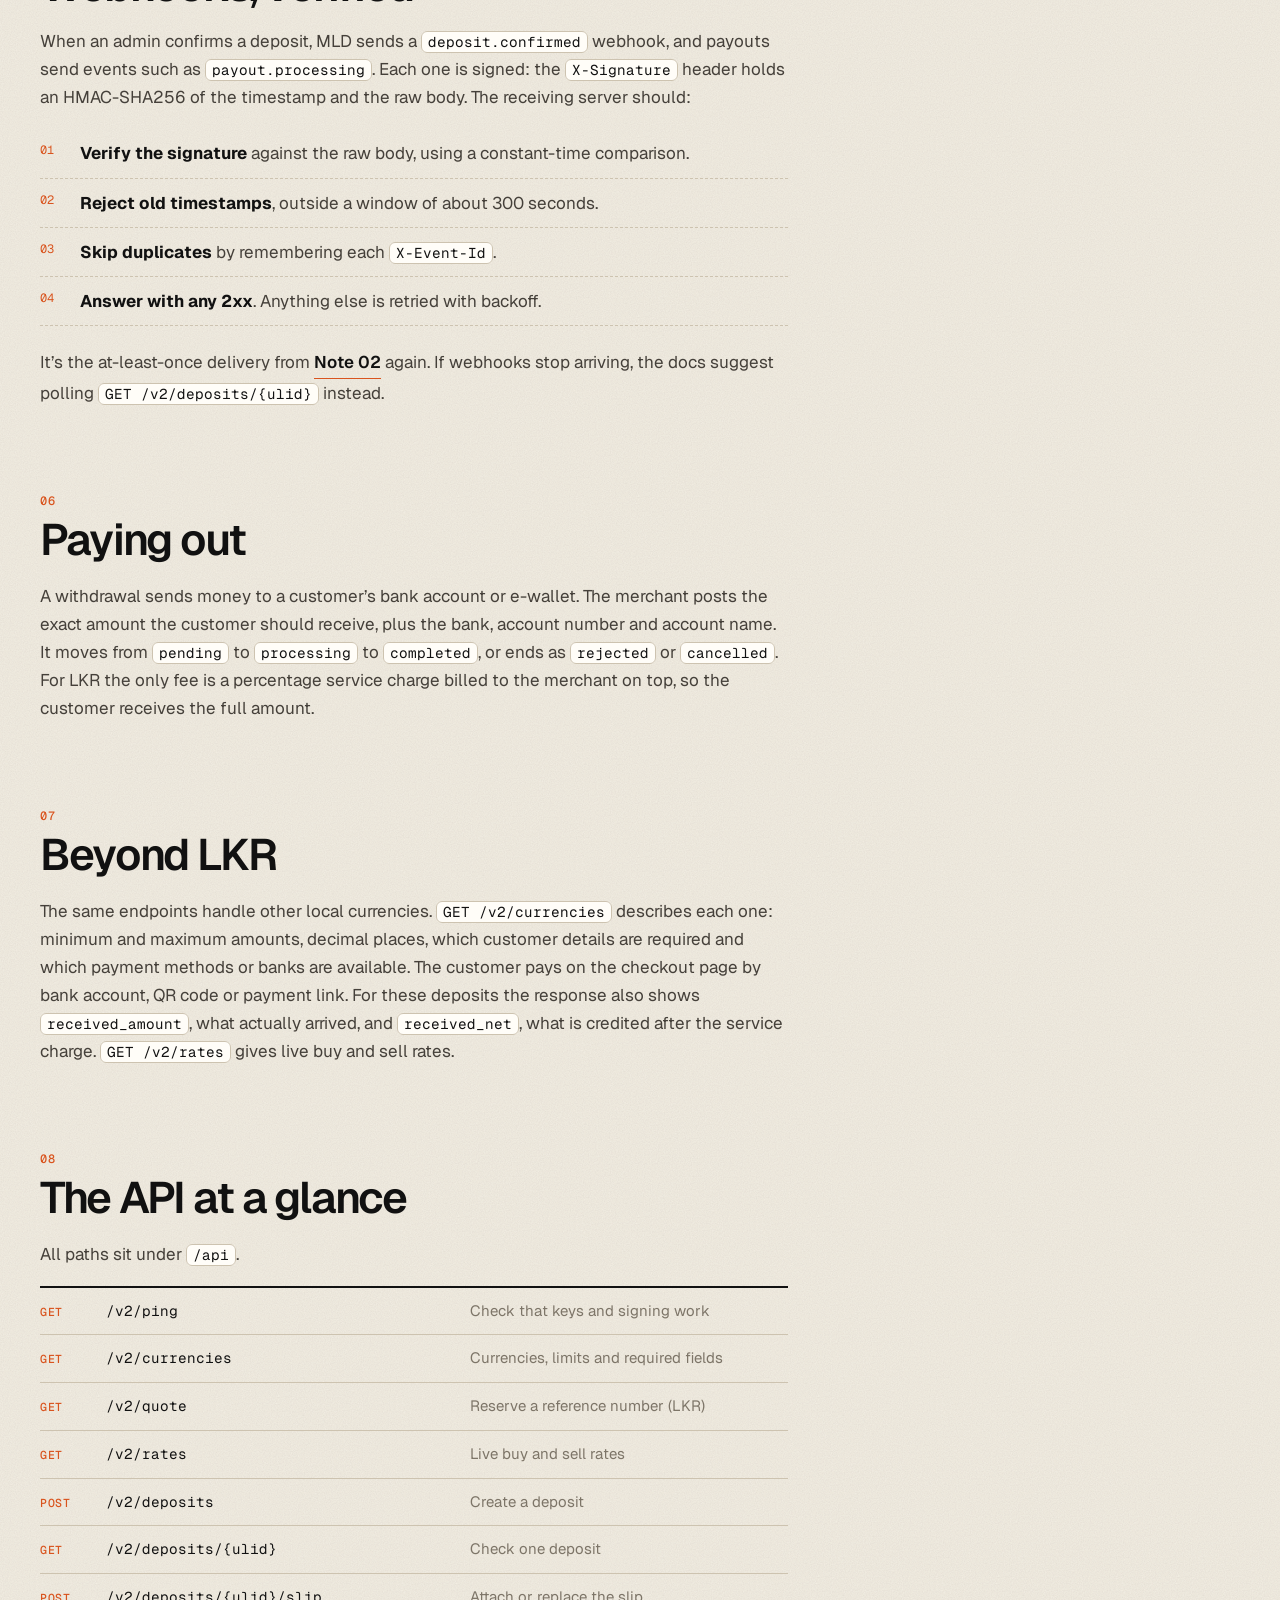
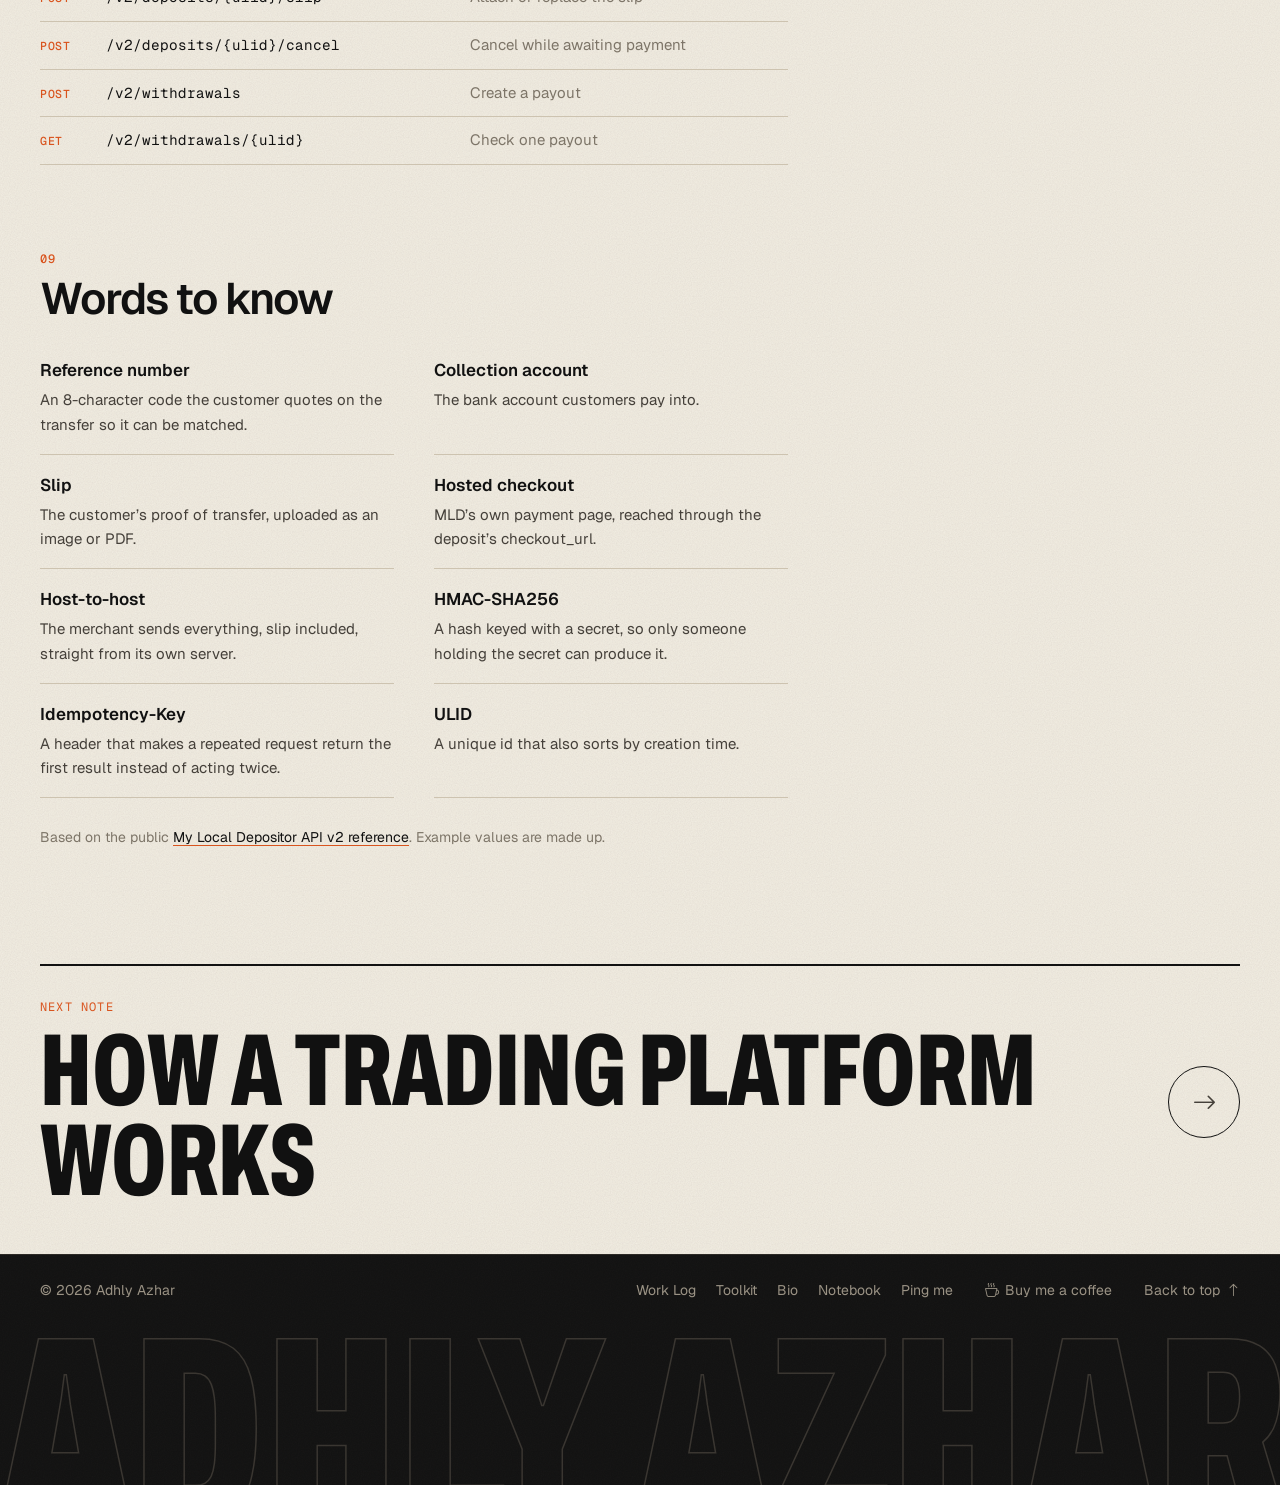
<file: how-local-deposit-gateways-work.html>
<!DOCTYPE html>
<html lang="en">

<head>
  <meta charset="utf-8">
  <meta name="viewport" content="width=device-width, initial-scale=1">
  <title>How a local deposit gateway works · Notebook · Adhly Azhar</title>
  <meta name="description" content="Not every customer pays by card. Many send a local bank transfer, and someone then has to match each transfer to the right person. My Local Depositor (MLD) turns that whole job into an API. Here is how version 2 of it fits together.">
  <meta name="theme-color" content="#F3EEE3">
  <meta property="og:type" content="article">
  <meta property="og:title" content="How a local deposit gateway works · Notebook · Adhly Azhar">
  <meta property="og:description" content="Not every customer pays by card. Many send a local bank transfer, and someone then has to match each transfer to the right person. My Local Depositor (MLD) turns that whole job into an API. Here is how version 2 of it fits together.">
  <meta property="og:image" content="https://azharadhly.github.io/portfolio/assets/img/profile/og-image.jpg">

  <link rel="icon" href="assets/img/favicon-48.png" sizes="48x48" type="image/png">
  <link rel="icon" href="assets/img/favicon-32.png" sizes="32x32" type="image/png">
  <link rel="apple-touch-icon" href="assets/img/apple-touch-icon.png">
  <link rel="preconnect" href="https://fonts.googleapis.com">
  <link rel="preconnect" href="https://fonts.gstatic.com" crossorigin>
  <link href="https://fonts.googleapis.com/css2?family=Archivo:wdth,wght@62..125,400..900&family=Geist:wght@400;500;600;700&family=Geist+Mono:wght@400;500&family=Instrument+Serif:ital@0;1&display=swap" rel="stylesheet">
  <link href="assets/vendor/bootstrap-icons/bootstrap-icons.min.css" rel="stylesheet">
  <link href="assets/css/style.css" rel="stylesheet">
  <script>document.documentElement.classList.add('js');</script>
</head>

<body id="top">
  <a class="skip-link" href="#main">Skip to content</a>

  <header class="site-header">
    <div class="container nav">
      <a class="brand" href="index.html" aria-label="Adhly Azhar, home">
        <span>Adhly Azhar</span>
      </a>

      <nav id="site-menu" class="nav-links" aria-label="Main">
        <a href="index.html#work">Work Log</a>
        <a href="index.html#services">Toolkit</a>
        <a href="index.html#about">Bio</a>
        <a href="notebook.html" class="is-active" aria-current="page">Notebook</a>
        <a href="index.html#contact">Ping me</a>
        <a class="only-mobile" href="assets/resume/adhly-azhar-resume.pdf" download>Download résumé</a>
      </nav>

      <div class="nav-actions">
        <button class="sound-toggle" type="button" data-sound-toggle data-on="Pause music" data-off="Play music"
          aria-pressed="false" aria-label="Background music" title="Play music">
          <span class="eq" aria-hidden="true"><i></i><i></i><i></i><i></i></span>
        </button>
        <a class="btn btn-ink btn-sm" href="index.html#contact">Let’s talk</a>
        <button class="nav-toggle" type="button" aria-expanded="false" aria-controls="site-menu" aria-label="Open menu">
          <i class="bi bi-list" aria-hidden="true"></i><i class="bi bi-x-lg" aria-hidden="true"></i>
        </button>
      </div>
    </div>
  </header>

  <main id="main">
    <div class="container">
      <header class="note-head">
        <a class="back-link" href="notebook.html"><i class="bi bi-arrow-left" aria-hidden="true"></i> Notebook</a>
        <p class="label case-eyebrow"><span>(Note 04)</span>Payments · Local deposits</p>
        <h1>How a local <span>deposit gateway</span> works</h1>
        <p class="note-lead">Not every customer pays by card. Many send a local bank transfer, and someone then has to match each transfer to the right person. My Local Depositor (MLD) turns that whole job into an API. Here is how version 2 of it fits together.</p>
        <dl class="case-meta">
          <div><dt>Reading time</dt><dd>5 min</dd></div>
          <div><dt>Topic</dt><dd>Bank deposits and payouts</dd></div>
          <div><dt>Diagrams</dt><dd>3, animated</dd></div>
          <div><dt>Updated</dt><dd>Nov 2026</dd></div>
        </dl>
      </header>

      <article class="note-body">

        <div class="prose reveal">
          <h2><span class="h-num">01</span>The pieces</h2>
          <p>MLD’s merchant API lets a business create deposits and withdrawals in any currency its account is enabled for, track their status and get told when money arrives. A few terms carry the whole design:</p>
          <ul>
            <li><strong>Collection account.</strong> A bank account the customer pays into. <code>GET /v2/collection-accounts</code> lists the active ones.</li>
            <li><strong>Reference number.</strong> An 8-character code such as <code>7KQ2M9XA</code> that the customer quotes on the transfer, so the money can be matched to the right deposit. It comes from <code>GET /v2/quote</code>, lasts one hour and works once.</li>
            <li><strong>Slip.</strong> The customer’s proof of payment: a JPEG, PNG or PDF of up to 5 MB.</li>
            <li><strong>Deposits and withdrawals.</strong> Money in and money out. Each has a ULID id and a status the merchant can look up at any time.</li>
          </ul>
        </div>
        <figure class="fig reveal">
          <div class="fig-stage"><svg class="motion" viewBox="0 0 960 570" role="img" aria-label="Sequence of an LKR deposit through hosted checkout: the merchant gets a quote with a reference number, creates the deposit and redirects the customer, who transfers money quoting the reference and uploads a slip; an admin confirms the payment and MLD sends a deposit.confirmed webhook so the merchant credits the wallet." data-still="12.6"><path d="M110 86V560" fill="none" stroke="#cdc3b0" stroke-width="2" stroke-dasharray="5 6"/><path d="M360 86V560" fill="none" stroke="#cdc3b0" stroke-width="2" stroke-dasharray="5 6"/><path d="M610 86V560" fill="none" stroke="#cdc3b0" stroke-width="2" stroke-dasharray="5 6"/><path d="M860 86V560" fill="none" stroke="#cdc3b0" stroke-width="2" stroke-dasharray="5 6"/><path d="M110 128H351" fill="none" stroke="#cdc3b0" stroke-width="2"/><path d="M360 128l-11 -6v12Z" fill="#cdc3b0"/><g opacity="0"><path d="M110 128H351" fill="none" stroke="#111111" stroke-width="2"/><path d="M360 128l-11 -6v12Z" fill="#111111"/><animate attributeName="opacity" dur="15s" repeatCount="indefinite" values="0;0;1;1;0;0" keyTimes="0.0000;0.0267;0.0433;0.9600;0.9767;1.0000"/></g><circle class="d-dot " r="7" opacity="0"><animateMotion dur="15s" repeatCount="indefinite" calcMode="linear" path="M110 128H360" keyPoints="0;0;1;1" keyTimes="0.0000;0.0267;0.0867;1.0000"/><animate attributeName="opacity" dur="15s" repeatCount="indefinite" values="0;0;1;1;0;0" keyTimes="0.0000;0.0187;0.0267;0.0867;0.0947;1.0000"/></circle><g class="d-tag"><rect x="179.2" y="102" width="111.60000000000001" height="21" rx="10.5"/><text class="d-label" x="235.0" y="117" text-anchor="middle">GET /v2/quote</text></g><path d="M360 166H119" fill="none" stroke="#cdc3b0" stroke-width="2"/><path d="M110 166l11 -6v12Z" fill="#cdc3b0"/><g opacity="0"><path d="M360 166H119" fill="none" stroke="#111111" stroke-width="2"/><path d="M110 166l11 -6v12Z" fill="#111111"/><animate attributeName="opacity" dur="15s" repeatCount="indefinite" values="0;0;1;1;0;0" keyTimes="0.0000;0.1067;0.1233;0.9600;0.9767;1.0000"/></g><circle class="d-dot " r="7" opacity="0"><animateMotion dur="15s" repeatCount="indefinite" calcMode="linear" path="M360 166H110" keyPoints="0;0;1;1" keyTimes="0.0000;0.1067;0.1667;1.0000"/><animate attributeName="opacity" dur="15s" repeatCount="indefinite" values="0;0;1;1;0;0" keyTimes="0.0000;0.0987;0.1067;0.1667;0.1747;1.0000"/></circle><g class="d-tag"><rect x="118.0" y="140" width="234.0" height="21" rx="10.5"/><text class="d-label" x="235.0" y="155" text-anchor="middle">ref_no 7KQ2M9XA + bank account</text></g><path d="M110 210H351" fill="none" stroke="#cdc3b0" stroke-width="2"/><path d="M360 210l-11 -6v12Z" fill="#cdc3b0"/><g opacity="0"><path d="M110 210H351" fill="none" stroke="#111111" stroke-width="2"/><path d="M360 210l-11 -6v12Z" fill="#111111"/><animate attributeName="opacity" dur="15s" repeatCount="indefinite" values="0;0;1;1;0;0" keyTimes="0.0000;0.1867;0.2033;0.9600;0.9767;1.0000"/></g><circle class="d-dot " r="7" opacity="0"><animateMotion dur="15s" repeatCount="indefinite" calcMode="linear" path="M110 210H360" keyPoints="0;0;1;1" keyTimes="0.0000;0.1867;0.2467;1.0000"/><animate attributeName="opacity" dur="15s" repeatCount="indefinite" values="0;0;1;1;0;0" keyTimes="0.0000;0.1787;0.1867;0.2467;0.2547;1.0000"/></circle><g class="d-tag"><rect x="118.0" y="184" width="234.0" height="21" rx="10.5"/><text class="d-label" x="235.0" y="199" text-anchor="middle">POST /v2/deposits · LKR 25,000</text></g><path d="M360 248H119" fill="none" stroke="#cdc3b0" stroke-width="2"/><path d="M110 248l11 -6v12Z" fill="#cdc3b0"/><g opacity="0"><path d="M360 248H119" fill="none" stroke="#111111" stroke-width="2"/><path d="M110 248l11 -6v12Z" fill="#111111"/><animate attributeName="opacity" dur="15s" repeatCount="indefinite" values="0;0;1;1;0;0" keyTimes="0.0000;0.2667;0.2833;0.9600;0.9767;1.0000"/></g><circle class="d-dot " r="7" opacity="0"><animateMotion dur="15s" repeatCount="indefinite" calcMode="linear" path="M360 248H110" keyPoints="0;0;1;1" keyTimes="0.0000;0.2667;0.3267;1.0000"/><animate attributeName="opacity" dur="15s" repeatCount="indefinite" values="0;0;1;1;0;0" keyTimes="0.0000;0.2587;0.2667;0.3267;0.3347;1.0000"/></circle><g class="d-tag"><rect x="182.8" y="222" width="104.4" height="21" rx="10.5"/><text class="d-label" x="235.0" y="237" text-anchor="middle">checkout_url</text></g><path d="M110 292H601" fill="none" stroke="#cdc3b0" stroke-width="2"/><path d="M610 292l-11 -6v12Z" fill="#cdc3b0"/><g opacity="0"><path d="M110 292H601" fill="none" stroke="#111111" stroke-width="2"/><path d="M610 292l-11 -6v12Z" fill="#111111"/><animate attributeName="opacity" dur="15s" repeatCount="indefinite" values="0;0;1;1;0;0" keyTimes="0.0000;0.3467;0.3633;0.9600;0.9767;1.0000"/></g><circle class="d-dot " r="7" opacity="0"><animateMotion dur="15s" repeatCount="indefinite" calcMode="linear" path="M110 292H610" keyPoints="0;0;1;1" keyTimes="0.0000;0.3467;0.4067;1.0000"/><animate attributeName="opacity" dur="15s" repeatCount="indefinite" values="0;0;1;1;0;0" keyTimes="0.0000;0.3387;0.3467;0.4067;0.4147;1.0000"/></circle><g class="d-tag"><rect x="279.0" y="266" width="162.0" height="21" rx="10.5"/><text class="d-label" x="360.0" y="281" text-anchor="middle">redirect to checkout</text></g><path d="M610 336H851" fill="none" stroke="#cdc3b0" stroke-width="2"/><path d="M860 336l-11 -6v12Z" fill="#cdc3b0"/><g opacity="0"><path d="M610 336H851" fill="none" stroke="#111111" stroke-width="2"/><path d="M860 336l-11 -6v12Z" fill="#111111"/><animate attributeName="opacity" dur="15s" repeatCount="indefinite" values="0;0;1;1;0;0" keyTimes="0.0000;0.4267;0.4433;0.9600;0.9767;1.0000"/></g><circle class="d-dot " r="7" opacity="0"><animateMotion dur="15s" repeatCount="indefinite" calcMode="linear" path="M610 336H860" keyPoints="0;0;1;1" keyTimes="0.0000;0.4267;0.4867;1.0000"/><animate attributeName="opacity" dur="15s" repeatCount="indefinite" values="0;0;1;1;0;0" keyTimes="0.0000;0.4187;0.4267;0.4867;0.4947;1.0000"/></circle><g class="d-tag"><rect x="628.8" y="310" width="212.4" height="21" rx="10.5"/><text class="d-label" x="735.0" y="325" text-anchor="middle">bank transfer, ref 7KQ2M9XA</text></g><path d="M610 380H369" fill="none" stroke="#cdc3b0" stroke-width="2"/><path d="M360 380l11 -6v12Z" fill="#cdc3b0"/><g opacity="0"><path d="M610 380H369" fill="none" stroke="#111111" stroke-width="2"/><path d="M360 380l11 -6v12Z" fill="#111111"/><animate attributeName="opacity" dur="15s" repeatCount="indefinite" values="0;0;1;1;0;0" keyTimes="0.0000;0.5067;0.5233;0.9600;0.9767;1.0000"/></g><circle class="d-dot " r="7" opacity="0"><animateMotion dur="15s" repeatCount="indefinite" calcMode="linear" path="M610 380H360" keyPoints="0;0;1;1" keyTimes="0.0000;0.5067;0.5667;1.0000"/><animate attributeName="opacity" dur="15s" repeatCount="indefinite" values="0;0;1;1;0;0" keyTimes="0.0000;0.4987;0.5067;0.5667;0.5747;1.0000"/></circle><g class="d-tag"><rect x="436.4" y="354" width="97.2" height="21" rx="10.5"/><text class="d-label" x="485.0" y="369" text-anchor="middle">upload slip</text></g><path d="M360 478H119" fill="none" stroke="#cdc3b0" stroke-width="2"/><path d="M110 478l11 -6v12Z" fill="#cdc3b0"/><g opacity="0"><path d="M360 478H119" fill="none" stroke="#111111" stroke-width="2"/><path d="M110 478l11 -6v12Z" fill="#111111"/><animate attributeName="opacity" dur="15s" repeatCount="indefinite" values="0;0;1;1;0;0" keyTimes="0.0000;0.6667;0.6833;0.9600;0.9767;1.0000"/></g><circle class="d-dot " r="7" opacity="0"><animateMotion dur="15s" repeatCount="indefinite" calcMode="linear" path="M360 478H110" keyPoints="0;0;1;1" keyTimes="0.0000;0.6667;0.7267;1.0000"/><animate attributeName="opacity" dur="15s" repeatCount="indefinite" values="0;0;1;1;0;0" keyTimes="0.0000;0.6587;0.6667;0.7267;0.7347;1.0000"/></circle><g class="d-tag"><rect x="132.39999999999998" y="452" width="205.20000000000002" height="21" rx="10.5"/><text class="d-label" x="235.0" y="467" text-anchor="middle">webhook: deposit.confirmed</text></g><g class="d-node"><rect x="240" y="408" width="240" height="40" rx="10"/></g><text class="d-label" x="360" y="433" text-anchor="middle">admin confirms the money arrived</text><rect x="236" y="404" width="248" height="48" rx="17" fill="none" stroke="#D9541E" stroke-width="3.5" opacity="0"><animate attributeName="opacity" dur="15s" repeatCount="indefinite" values="0;0;1;1;0;0" keyTimes="0.0000;0.5867;0.6000;0.6600;0.6733;1.0000"/></rect><g class="d-node is-dark"><rect x="10" y="506" width="200" height="40" rx="10"/></g><text class="d-label" x="110" y="531" text-anchor="middle" style="fill:#F3EEE3">credit LKR 25,000</text><rect x="6" y="502" width="208" height="48" rx="17" fill="none" stroke="#D9541E" stroke-width="3.5" opacity="0"><animate attributeName="opacity" dur="15s" repeatCount="indefinite" values="0;0;1;1;0;0" keyTimes="0.0000;0.7467;0.7600;0.9467;0.9600;1.0000"/></rect><g class="d-node is-dark"><rect x="18" y="18" width="184" height="68" rx="14"/><text class="d-title" x="110.0" y="50.0" text-anchor="middle">Merchant server</text><text class="d-sub" x="110.0" y="69.0" text-anchor="middle">your backend</text></g><g class="d-node is-accent"><rect x="268" y="18" width="184" height="68" rx="14"/><text class="d-title" x="360.0" y="50.0" text-anchor="middle">MLD API</text><text class="d-sub" x="360.0" y="69.0" text-anchor="middle">deposits, payouts</text></g><g class="d-node "><rect x="518" y="18" width="184" height="68" rx="14"/><text class="d-title" x="610.0" y="50.0" text-anchor="middle">Customer</text><text class="d-sub" x="610.0" y="69.0" text-anchor="middle">browser or app</text></g><g class="d-node "><rect x="768" y="18" width="184" height="68" rx="14"/><text class="d-title" x="860.0" y="50.0" text-anchor="middle">Bank</text><text class="d-sub" x="860.0" y="69.0" text-anchor="middle">collection account</text></g><text class="d-legend" x="940" y="526" text-anchor="end">DEPOSIT STATUS</text><text class="d-label" x="940" y="550" text-anchor="end" style="font-size:15px" opacity="0">not created yet<animate attributeName="opacity" dur="15s" repeatCount="indefinite" values="0;0;1;1;0;0" keyTimes="0.0000;0.0001;0.0100;0.3267;0.3367;1.0000"/></text><text class="d-label" x="940" y="550" text-anchor="end" style="font-size:15px" opacity="0">awaiting_payment<animate attributeName="opacity" dur="15s" repeatCount="indefinite" values="0;0;1;1;0;0" keyTimes="0.0000;0.3267;0.3367;0.5667;0.5767;1.0000"/></text><text class="d-label" x="940" y="550" text-anchor="end" style="font-size:15px" opacity="0">customer_claims_paid<animate attributeName="opacity" dur="15s" repeatCount="indefinite" values="0;0;1;1;0;0" keyTimes="0.0000;0.5667;0.5767;0.6467;0.6567;1.0000"/></text><text class="d-label" x="940" y="550" text-anchor="end" style="font-size:15px;fill:#D9541E" opacity="0">confirmed<animate attributeName="opacity" dur="15s" repeatCount="indefinite" values="0;0;1;1;0;0" keyTimes="0.0000;0.6467;0.6567;0.9733;0.9833;1.0000"/></text></svg></div>
          <figcaption><span class="fig-num">Fig. 01</span><span>An LKR 25,000 deposit through hosted checkout. The quote reserves a reference number, the customer pays and uploads a slip, an admin confirms the money arrived, and a signed webhook tells the merchant to credit the wallet.<span class="fig-hint">Swipe sideways to see the whole diagram.</span></span></figcaption>
        </figure>

        <div class="prose reveal">
          <h2><span class="h-num">02</span>Two ways to take a deposit</h2>
          <p><strong>Hosted checkout.</strong> The merchant creates the deposit without a slip and sends the customer to the <code>checkout_url</code> it gets back. That page shows where to pay and collects the slip. Until then the deposit is <code>awaiting_payment</code>, and it expires when the hour runs out.</p>
          <p><strong>Host-to-host.</strong> The merchant collects the slip in its own app and includes it in the <code>POST /v2/deposits</code> request. The deposit starts as <code>customer_claims_paid</code>, never expires unpaid and can’t be cancelled. These requests should carry an <code>Idempotency-Key</code> header: sending the same key again returns the original response instead of creating a second deposit.</p>
          <div class="callout"><strong>Why the reference number matters</strong>A bank transfer shows up as an amount, a date and whatever the sender typed. The reference number is what ties that line on a statement to one deposit, and the API can search by it: <code>GET /v2/deposits?ref_no=7KQ2M9XA</code>.</div>

          <h2><span class="h-num">03</span>Signing every request</h2>
          <p>Every call carries three headers: <code>X-Client-Id</code>, <code>X-Timestamp</code> in Unix seconds, and <code>X-Client-Signature</code>. The signature is an HMAC-SHA256 of four parts joined with dots: the timestamp, the HTTP method, the path and a SHA-256 hash of the raw body. The key is a signing secret the merchant portal shows only once.</p>
        </div>
        <figure class="fig reveal">
          <div class="fig-stage"><svg class="motion" viewBox="0 0 960 410" role="img" aria-label="Signing a request: timestamp, method, path and a SHA-256 hash of the body are joined with dots, hashed with HMAC-SHA256 using the signing secret, and sent as X-Client-Signature; MLD rebuilds the string, checks the signature and that the timestamp is within 300 seconds, then answers 201 Created." data-still="8"><text class="d-legend" x="480" y="40" text-anchor="middle">CANONICAL STRING</text><g opacity="0"><rect x="253.0" y="62" width="101.0" height="40" rx="9" fill="#FFFDF8" stroke="#111111" stroke-width="2"/><text class="d-label" x="303.5" y="87" text-anchor="middle" style="font-size:13px;fill:#111">1795190400</text><text class="d-legend" x="303.5" y="124" text-anchor="middle">X-Timestamp</text><animate attributeName="opacity" dur="10s" repeatCount="indefinite" values="0;0;1;1;0;0" keyTimes="0.0000;0.0300;0.0550;0.9400;0.9650;1.0000"/></g><text class="d-big" x="361.0" y="100" text-anchor="middle" style="font-size:26px">.</text><g opacity="0"><rect x="368.0" y="62" width="53.6" height="40" rx="9" fill="#FFFDF8" stroke="#111111" stroke-width="2"/><text class="d-label" x="394.8" y="87" text-anchor="middle" style="font-size:13px;fill:#111">POST</text><text class="d-legend" x="394.8" y="124" text-anchor="middle">method</text><animate attributeName="opacity" dur="10s" repeatCount="indefinite" values="0;0;1;1;0;0" keyTimes="0.0000;0.0900;0.1150;0.9400;0.9650;1.0000"/></g><text class="d-big" x="428.6" y="100" text-anchor="middle" style="font-size:26px">.</text><g opacity="0"><rect x="435.6" y="62" width="148.4" height="40" rx="9" fill="#FFFDF8" stroke="#111111" stroke-width="2"/><text class="d-label" x="509.8" y="87" text-anchor="middle" style="font-size:13px;fill:#111">/api/v2/deposits</text><text class="d-legend" x="509.8" y="124" text-anchor="middle">path</text><animate attributeName="opacity" dur="10s" repeatCount="indefinite" values="0;0;1;1;0;0" keyTimes="0.0000;0.1500;0.1750;0.9400;0.9650;1.0000"/></g><text class="d-big" x="591.0" y="100" text-anchor="middle" style="font-size:26px">.</text><g opacity="0"><rect x="598.0" y="62" width="108.9" height="40" rx="9" fill="#FFFDF8" stroke="#111111" stroke-width="2"/><text class="d-label" x="652.5" y="87" text-anchor="middle" style="font-size:13px;fill:#111">172cdbd519…</text><text class="d-legend" x="652.5" y="124" text-anchor="middle">sha256(body)</text><animate attributeName="opacity" dur="10s" repeatCount="indefinite" values="0;0;1;1;0;0" keyTimes="0.0000;0.2100;0.2350;0.9400;0.9650;1.0000"/></g><path class="d-line" d="M303.5 134C303.5 166 480 166 480 196"/><circle class="d-dot " r="5" opacity="0"><animateMotion dur="10s" repeatCount="indefinite" calcMode="linear" path="M303.5 134C303.5 166 480 166 480 196" keyPoints="0;0;1;1" keyTimes="0.0000;0.2700;0.3300;1.0000"/><animate attributeName="opacity" dur="10s" repeatCount="indefinite" values="0;0;1;1;0;0" keyTimes="0.0000;0.2580;0.2700;0.3300;0.3420;1.0000"/></circle><path class="d-line" d="M394.8 134C394.8 166 480 166 480 196"/><circle class="d-dot " r="5" opacity="0"><animateMotion dur="10s" repeatCount="indefinite" calcMode="linear" path="M394.8 134C394.8 166 480 166 480 196" keyPoints="0;0;1;1" keyTimes="0.0000;0.2700;0.3300;1.0000"/><animate attributeName="opacity" dur="10s" repeatCount="indefinite" values="0;0;1;1;0;0" keyTimes="0.0000;0.2580;0.2700;0.3300;0.3420;1.0000"/></circle><path class="d-line" d="M509.8 134C509.8 166 480 166 480 196"/><circle class="d-dot " r="5" opacity="0"><animateMotion dur="10s" repeatCount="indefinite" calcMode="linear" path="M509.8 134C509.8 166 480 166 480 196" keyPoints="0;0;1;1" keyTimes="0.0000;0.2700;0.3300;1.0000"/><animate attributeName="opacity" dur="10s" repeatCount="indefinite" values="0;0;1;1;0;0" keyTimes="0.0000;0.2580;0.2700;0.3300;0.3420;1.0000"/></circle><path class="d-line" d="M652.5 134C652.5 166 480 166 480 196"/><circle class="d-dot " r="5" opacity="0"><animateMotion dur="10s" repeatCount="indefinite" calcMode="linear" path="M652.5 134C652.5 166 480 166 480 196" keyPoints="0;0;1;1" keyTimes="0.0000;0.2700;0.3300;1.0000"/><animate attributeName="opacity" dur="10s" repeatCount="indefinite" values="0;0;1;1;0;0" keyTimes="0.0000;0.2580;0.2700;0.3300;0.3420;1.0000"/></circle><path class="d-line" d="M290 228H380"/><path class="d-line" d="M580 228H670"/><circle class="d-dot is-ink" r="7" opacity="0"><animateMotion dur="10s" repeatCount="indefinite" calcMode="linear" path="M290 228H380" keyPoints="0;0;1;1" keyTimes="0.0000;0.2800;0.3300;1.0000"/><animate attributeName="opacity" dur="10s" repeatCount="indefinite" values="0;0;1;1;0;0" keyTimes="0.0000;0.2680;0.2800;0.3300;0.3420;1.0000"/></circle><circle class="d-dot " r="7" opacity="0"><animateMotion dur="10s" repeatCount="indefinite" calcMode="linear" path="M580 228H670" keyPoints="0;0;1;1" keyTimes="0.0000;0.3600;0.4100;1.0000"/><animate attributeName="opacity" dur="10s" repeatCount="indefinite" values="0;0;1;1;0;0" keyTimes="0.0000;0.3480;0.3600;0.4100;0.4220;1.0000"/></circle><g class="d-node is-dark"><rect x="60" y="196" width="230" height="64" rx="14"/><text class="d-title" x="175.0" y="226.0" text-anchor="middle">signing_secret</text><text class="d-sub" x="175.0" y="245.0" text-anchor="middle">shown once in the portal</text></g><g class="d-node is-accent"><rect x="380" y="196" width="200" height="64" rx="14"/><text class="d-title" x="480.0" y="226.0" text-anchor="middle">HMAC-SHA256</text><text class="d-sub" x="480.0" y="245.0" text-anchor="middle">keyed hash</text></g><rect x="376" y="192" width="208" height="72" rx="17" fill="none" stroke="#D9541E" stroke-width="3.5" opacity="0"><animate attributeName="opacity" dur="10s" repeatCount="indefinite" values="0;0;1;1;0;0" keyTimes="0.0000;0.3200;0.3400;0.4000;0.4200;1.0000"/></rect><g opacity="0"><g class="d-node"><rect x="670" y="196" width="262" height="64" rx="14"/></g><text class="d-title" x="801" y="222" text-anchor="middle" style="font-size:15px">X-Client-Signature</text><text class="d-sub" x="801" y="243" text-anchor="middle">586025c35759075a3f4f30…</text><animate attributeName="opacity" dur="10s" repeatCount="indefinite" values="0;0;1;1;0;0" keyTimes="0.0000;0.4000;0.4250;0.9400;0.9650;1.0000"/></g><path class="d-line" d="M801 260C801 300 630 300 630 352"/><circle class="d-dot " r="7" opacity="0"><animateMotion dur="10s" repeatCount="indefinite" calcMode="linear" path="M801 260C801 300 630 300 630 352" keyPoints="0;0;1;1" keyTimes="0.0000;0.4500;0.5300;1.0000"/><animate attributeName="opacity" dur="10s" repeatCount="indefinite" values="0;0;1;1;0;0" keyTimes="0.0000;0.4380;0.4500;0.5300;0.5420;1.0000"/></circle><g class="d-node "><rect x="330" y="324" width="300" height="64" rx="14"/><text class="d-title" x="480.0" y="354.0" text-anchor="middle">MLD API</text><text class="d-sub" x="480.0" y="373.0" text-anchor="middle">rebuilds the string and compares</text></g><rect x="326" y="320" width="308" height="72" rx="17" fill="none" stroke="#D9541E" stroke-width="3.5" opacity="0"><animate attributeName="opacity" dur="10s" repeatCount="indefinite" values="0;0;1;1;0;0" keyTimes="0.0000;0.5300;0.5500;0.9400;0.9600;1.0000"/></rect><g opacity="0"><circle cx="672" cy="344" r="10" fill="#111111"/><path d="M667 344l3.5 3.5 6.5-7" fill="none" stroke="#F3EEE3" stroke-width="2.2" stroke-linecap="round"/><text class="d-label" x="690" y="348">same signature</text><animate attributeName="opacity" dur="10s" repeatCount="indefinite" values="0;0;1;1;0;0" keyTimes="0.0000;0.5800;0.6000;0.9400;0.9600;1.0000"/></g><g opacity="0"><circle cx="672" cy="372" r="10" fill="#111111"/><path d="M667 372l3.5 3.5 6.5-7" fill="none" stroke="#F3EEE3" stroke-width="2.2" stroke-linecap="round"/><text class="d-label" x="690" y="376">within 300 s of now</text><animate attributeName="opacity" dur="10s" repeatCount="indefinite" values="0;0;1;1;0;0" keyTimes="0.0000;0.6400;0.6600;0.9400;0.9600;1.0000"/></g><g opacity="0"><g class="d-tag"><rect x="831.4" y="343" width="97.2" height="21" rx="10.5"/><text class="d-label" x="880.0" y="358" text-anchor="middle">201 Created</text></g><animate attributeName="opacity" dur="10s" repeatCount="indefinite" values="0;0;1;1;0;0" keyTimes="0.0000;0.7000;0.7200;0.9400;0.9600;1.0000"/></g><text class="d-legend" x="60" y="350">otherwise 401 invalid_signature</text><text class="d-legend" x="60" y="372">or 401 stale_request</text></svg></div>
          <figcaption><span class="fig-num">Fig. 02</span><span>Signing a deposit request. The body hash covers the exact bytes sent, so changing one character of the JSON breaks the signature. All values are examples.<span class="fig-hint">Swipe sideways to see the whole diagram.</span></span></figcaption>
        </figure>

        <div class="prose reveal">
          <p>MLD rebuilds the same string and compares. A wrong signature gets <code>401 invalid_signature</code>. A timestamp more than 300 seconds away from MLD’s clock gets <code>401 stale_request</code>, so a captured request can’t be replayed later.</p>

          <h2><span class="h-num">04</span>The life of a deposit</h2>
          <p>A deposit always has exactly one status, and only a few moves between them are possible.</p>
        </div>
        <figure class="fig reveal">
          <div class="fig-stage"><svg class="motion" viewBox="0 0 960 410" role="img" aria-label="Deposit statuses: awaiting_payment moves to customer_claims_paid when a slip is uploaded, then admin review ends it as confirmed, shortpaid, overpaid or rejected. An unpaid deposit expires after one hour or can be cancelled. Host-to-host deposits start at customer_claims_paid. Duplicates close as already_approved or already_rejected." data-still="5"><path class="d-line is-ink" d="M240 178H380"/><path d="M380 178l-11-6v12Z" fill="#111111"/><path class="d-line" d="M620 178C670 178 670 64 720 64"/><path class="d-line" d="M620 178C670 178 670 132 720 132"/><path class="d-line" d="M620 178C670 178 670 200 720 200"/><path class="d-line" d="M620 178C670 178 670 268 720 268"/><path class="d-line" d="M135 206C135 260 105 260 105 310"/><path class="d-line" d="M135 206C135 260 285 260 285 310"/><path class="d-line" d="M500 92V150" stroke-dasharray="5 6"/><path d="M500 150l-6-11h12Z" fill="#cdc3b0"/><g class="d-node "><rect x="30" y="150" width="210" height="56" rx="12"/><text class="d-title" x="135.0" y="183.0" text-anchor="middle" style="font-family:var(--mono);font-size:14px;font-weight:500">awaiting_payment</text></g><g class="d-node "><rect x="380" y="150" width="240" height="56" rx="12"/><text class="d-title" x="500.0" y="183.0" text-anchor="middle" style="font-family:var(--mono);font-size:14px;font-weight:500">customer_claims_paid</text></g><g class="d-node is-accent"><rect x="720" y="40" width="210" height="48" rx="12"/><text class="d-title" x="825.0" y="69.0" text-anchor="middle" style="font-family:var(--mono);font-size:14px;font-weight:500">confirmed</text></g><g class="d-node "><rect x="720" y="108" width="210" height="48" rx="12"/><text class="d-title" x="825.0" y="137.0" text-anchor="middle" style="font-family:var(--mono);font-size:14px;font-weight:500">shortpaid</text></g><g class="d-node "><rect x="720" y="176" width="210" height="48" rx="12"/><text class="d-title" x="825.0" y="205.0" text-anchor="middle" style="font-family:var(--mono);font-size:14px;font-weight:500">overpaid</text></g><g class="d-node "><rect x="720" y="244" width="210" height="48" rx="12"/><text class="d-title" x="825.0" y="273.0" text-anchor="middle" style="font-family:var(--mono);font-size:14px;font-weight:500">rejected</text></g><g class="d-node is-dark"><rect x="30" y="310" width="150" height="48" rx="12"/><text class="d-title" x="105.0" y="339.0" text-anchor="middle" style="font-family:var(--mono);font-size:14px;font-weight:500">expired</text></g><g class="d-node is-dark"><rect x="210" y="310" width="150" height="48" rx="12"/><text class="d-title" x="285.0" y="339.0" text-anchor="middle" style="font-family:var(--mono);font-size:14px;font-weight:500">cancelled</text></g><rect x="560" y="330" width="370" height="64" rx="12" fill="none" stroke="#cdc3b0" stroke-width="2" stroke-dasharray="6 6"/><text class="d-label" x="745" y="356" text-anchor="middle" style="fill:#111">already_approved · already_rejected</text><text class="d-legend" x="745" y="377" text-anchor="middle">a duplicate, closed (see duplicate_of)</text><g class="d-tag"><rect x="254.2" y="146" width="111.60000000000001" height="21" rx="10.5"/><text class="d-label" x="310.0" y="161" text-anchor="middle">slip uploaded</text></g><g class="d-tag"><rect x="404.6" y="68" width="190.8" height="21" rx="10.5"/><text class="d-label" x="500.0" y="83" text-anchor="middle">host-to-host starts here</text></g><text class="d-legend" x="135" y="138" text-anchor="middle">hosted checkout starts here</text><text class="d-legend" x="500" y="236" text-anchor="middle">admin review</text><text class="d-legend" x="60" y="276" text-anchor="middle">1 hour, unpaid</text><text class="d-legend" x="330" y="276" text-anchor="middle">POST …/cancel</text><rect x="26" y="146" width="218" height="64" rx="17" fill="none" stroke="#D9541E" stroke-width="3.5" opacity="0"><animate attributeName="opacity" dur="11s" repeatCount="indefinite" values="0;0;1;1;0;0;1;1;0;0" keyTimes="0.0000;0.0273;0.0455;0.1455;0.1636;0.5818;0.6000;0.6364;0.6545;1.0000"/></rect><rect x="376" y="146" width="248" height="64" rx="17" fill="none" stroke="#D9541E" stroke-width="3.5" opacity="0"><animate attributeName="opacity" dur="11s" repeatCount="indefinite" values="0;0;1;1;0;0" keyTimes="0.0000;0.2000;0.2182;0.3545;0.3727;1.0000"/></rect><rect x="716" y="36" width="218" height="56" rx="17" fill="none" stroke="#D9541E" stroke-width="3.5" opacity="0"><animate attributeName="opacity" dur="11s" repeatCount="indefinite" values="0;0;1;1;0;0" keyTimes="0.0000;0.4091;0.4273;0.5545;0.5727;1.0000"/></rect><rect x="26" y="306" width="158" height="56" rx="17" fill="none" stroke="#D9541E" stroke-width="3.5" opacity="0"><animate attributeName="opacity" dur="11s" repeatCount="indefinite" values="0;0;1;1;0;0" keyTimes="0.0000;0.6909;0.7091;0.9455;0.9636;1.0000"/></rect><circle class="d-dot" r="9" opacity="0"><animateMotion dur="11s" repeatCount="indefinite" calcMode="linear" path="M135 150H500C640 150 640 40 825 40" keyPoints="0;0;0.5;0.5;1;1" keyTimes="0.0000;0.1273;0.2000;0.3545;0.4091;1.0000"/><animate attributeName="opacity" dur="11s" repeatCount="indefinite" values="0;0;1;1;0;0" keyTimes="0.0000;0.0182;0.0318;0.5545;0.5682;1.0000"/></circle><circle class="d-dot is-ink" r="9" opacity="0"><animateMotion dur="11s" repeatCount="indefinite" calcMode="linear" path="M135 206C135 260 105 260 105 310" keyPoints="0;0;1;1" keyTimes="0.0000;0.6273;0.6909;1.0000"/><animate attributeName="opacity" dur="11s" repeatCount="indefinite" values="0;0;1;1;0;0" keyTimes="0.0000;0.5818;0.5955;0.9455;0.9591;1.0000"/></circle></svg></div>
          <figcaption><span class="fig-num">Fig. 03</span><span>Deposit statuses. The orange marker follows a normal deposit to confirmed; the black one shows an unpaid deposit expiring after its hour.<span class="fig-hint">Swipe sideways to see the whole diagram.</span></span></figcaption>
        </figure>

        <div class="prose reveal">
          <ul>
            <li><strong>awaiting_payment</strong> is the only status that can be cancelled, with <code>POST /v2/deposits/{ulid}/cancel</code>.</li>
            <li><strong>customer_claims_paid</strong> means the customer says they paid and a slip is attached. It waits for review.</li>
            <li><strong>confirmed</strong>, <strong>shortpaid</strong>, <strong>overpaid</strong> and <strong>rejected</strong> are the outcomes of that review.</li>
            <li><strong>already_approved</strong> and <strong>already_rejected</strong> close a deposit that duplicates another one, which <code>duplicate_of</code> points to.</li>
          </ul>

          <h2><span class="h-num">05</span>Webhooks, verified</h2>
          <p>When an admin confirms a deposit, MLD sends a <code>deposit.confirmed</code> webhook, and payouts send events such as <code>payout.processing</code>. Each one is signed: the <code>X-Signature</code> header holds an HMAC-SHA256 of the timestamp and the raw body. The receiving server should:</p>
          <ol>
            <li><strong>Verify the signature</strong> against the raw body, using a constant-time comparison.</li>
            <li><strong>Reject old timestamps</strong>, outside a window of about 300 seconds.</li>
            <li><strong>Skip duplicates</strong> by remembering each <code>X-Event-Id</code>.</li>
            <li><strong>Answer with any 2xx</strong>. Anything else is retried with backoff.</li>
          </ol>
          <p>It’s the at-least-once delivery from <a class="link-arrow" href="how-payment-providers-work.html">Note 02</a> again. If webhooks stop arriving, the docs suggest polling <code>GET /v2/deposits/{ulid}</code> instead.</p>

          <h2><span class="h-num">06</span>Paying out</h2>
          <p>A withdrawal sends money to a customer’s bank account or e-wallet. The merchant posts the exact amount the customer should receive, plus the bank, account number and account name. It moves from <code>pending</code> to <code>processing</code> to <code>completed</code>, or ends as <code>rejected</code> or <code>cancelled</code>. For LKR the only fee is a percentage service charge billed to the merchant on top, so the customer receives the full amount.</p>

          <h2><span class="h-num">07</span>Beyond LKR</h2>
          <p>The same endpoints handle other local currencies. <code>GET /v2/currencies</code> describes each one: minimum and maximum amounts, decimal places, which customer details are required and which payment methods or banks are available. The customer pays on the checkout page by bank account, QR code or payment link. For these deposits the response also shows <code>received_amount</code>, what actually arrived, and <code>received_net</code>, what is credited after the service charge. <code>GET /v2/rates</code> gives live buy and sell rates.</p>

          <h2><span class="h-num">08</span>The API at a glance</h2>
          <p>All paths sit under <code>/api</code>.</p>
          <div class="endpoints">
            <div><b>GET</b><code>/v2/ping</code><span>Check that keys and signing work</span></div>
            <div><b>GET</b><code>/v2/currencies</code><span>Currencies, limits and required fields</span></div>
            <div><b>GET</b><code>/v2/quote</code><span>Reserve a reference number (LKR)</span></div>
            <div><b>GET</b><code>/v2/rates</code><span>Live buy and sell rates</span></div>
            <div><b>POST</b><code>/v2/deposits</code><span>Create a deposit</span></div>
            <div><b>GET</b><code>/v2/deposits/{ulid}</code><span>Check one deposit</span></div>
            <div><b>POST</b><code>/v2/deposits/{ulid}/slip</code><span>Attach or replace the slip</span></div>
            <div><b>POST</b><code>/v2/deposits/{ulid}/cancel</code><span>Cancel while awaiting payment</span></div>
            <div><b>POST</b><code>/v2/withdrawals</code><span>Create a payout</span></div>
            <div><b>GET</b><code>/v2/withdrawals/{ulid}</code><span>Check one payout</span></div>
          </div>

          <h2><span class="h-num">09</span>Words to know</h2>
          <dl class="glossary">
            <div><dt>Reference number</dt><dd>An 8-character code the customer quotes on the transfer so it can be matched.</dd></div>
            <div><dt>Collection account</dt><dd>The bank account customers pay into.</dd></div>
            <div><dt>Slip</dt><dd>The customer’s proof of transfer, uploaded as an image or PDF.</dd></div>
            <div><dt>Hosted checkout</dt><dd>MLD’s own payment page, reached through the deposit’s checkout_url.</dd></div>
            <div><dt>Host-to-host</dt><dd>The merchant sends everything, slip included, straight from its own server.</dd></div>
            <div><dt>HMAC-SHA256</dt><dd>A hash keyed with a secret, so only someone holding the secret can produce it.</dd></div>
            <div><dt>Idempotency-Key</dt><dd>A header that makes a repeated request return the first result instead of acting twice.</dd></div>
            <div><dt>ULID</dt><dd>A unique id that also sorts by creation time.</dd></div>
          </dl>
          <p class="note-source">Based on the public <a href="https://sandbox.mylocaldepositor.com/docs/api" target="_blank" rel="noopener">My Local Depositor API v2 reference</a>. Example values are made up.</p>
        </div>

      </article>

      <nav class="case-next" aria-label="Next note">
        <a href="how-trading-platforms-work.html">
          <span><small>Next note</small><strong>How a trading platform works</strong></span>
          <span class="work-arrow" aria-hidden="true"><i class="bi bi-arrow-right"></i></span>
        </a>
      </nav>
    </div>
  </main>

  <footer class="site-footer">
    <div class="container footer-inner">
      <p>© <span data-year>2026</span> Adhly Azhar</p>
      <nav aria-label="Footer">
        <a href="index.html#work">Work Log</a>
        <a href="index.html#services">Toolkit</a>
        <a href="index.html#about">Bio</a>
        <a href="notebook.html">Notebook</a>
        <a href="index.html#contact">Ping me</a>
      </nav>
      <a class="footer-kofi" href="https://ko-fi.com/adhlyazhar" target="_blank" rel="noopener"><i class="bi bi-cup-hot" aria-hidden="true"></i> Buy me a coffee</a>
      <a class="to-top" href="#top">Back to top <i class="bi bi-arrow-up" aria-hidden="true"></i></a>
    </div>
    <div class="footer-mast" aria-hidden="true">Adhly Azhar</div>
  </footer>

  <script src="assets/js/site.js" defer></script>
  <script src="assets/js/sound.js" defer></script>
</body>

</html>
</file>
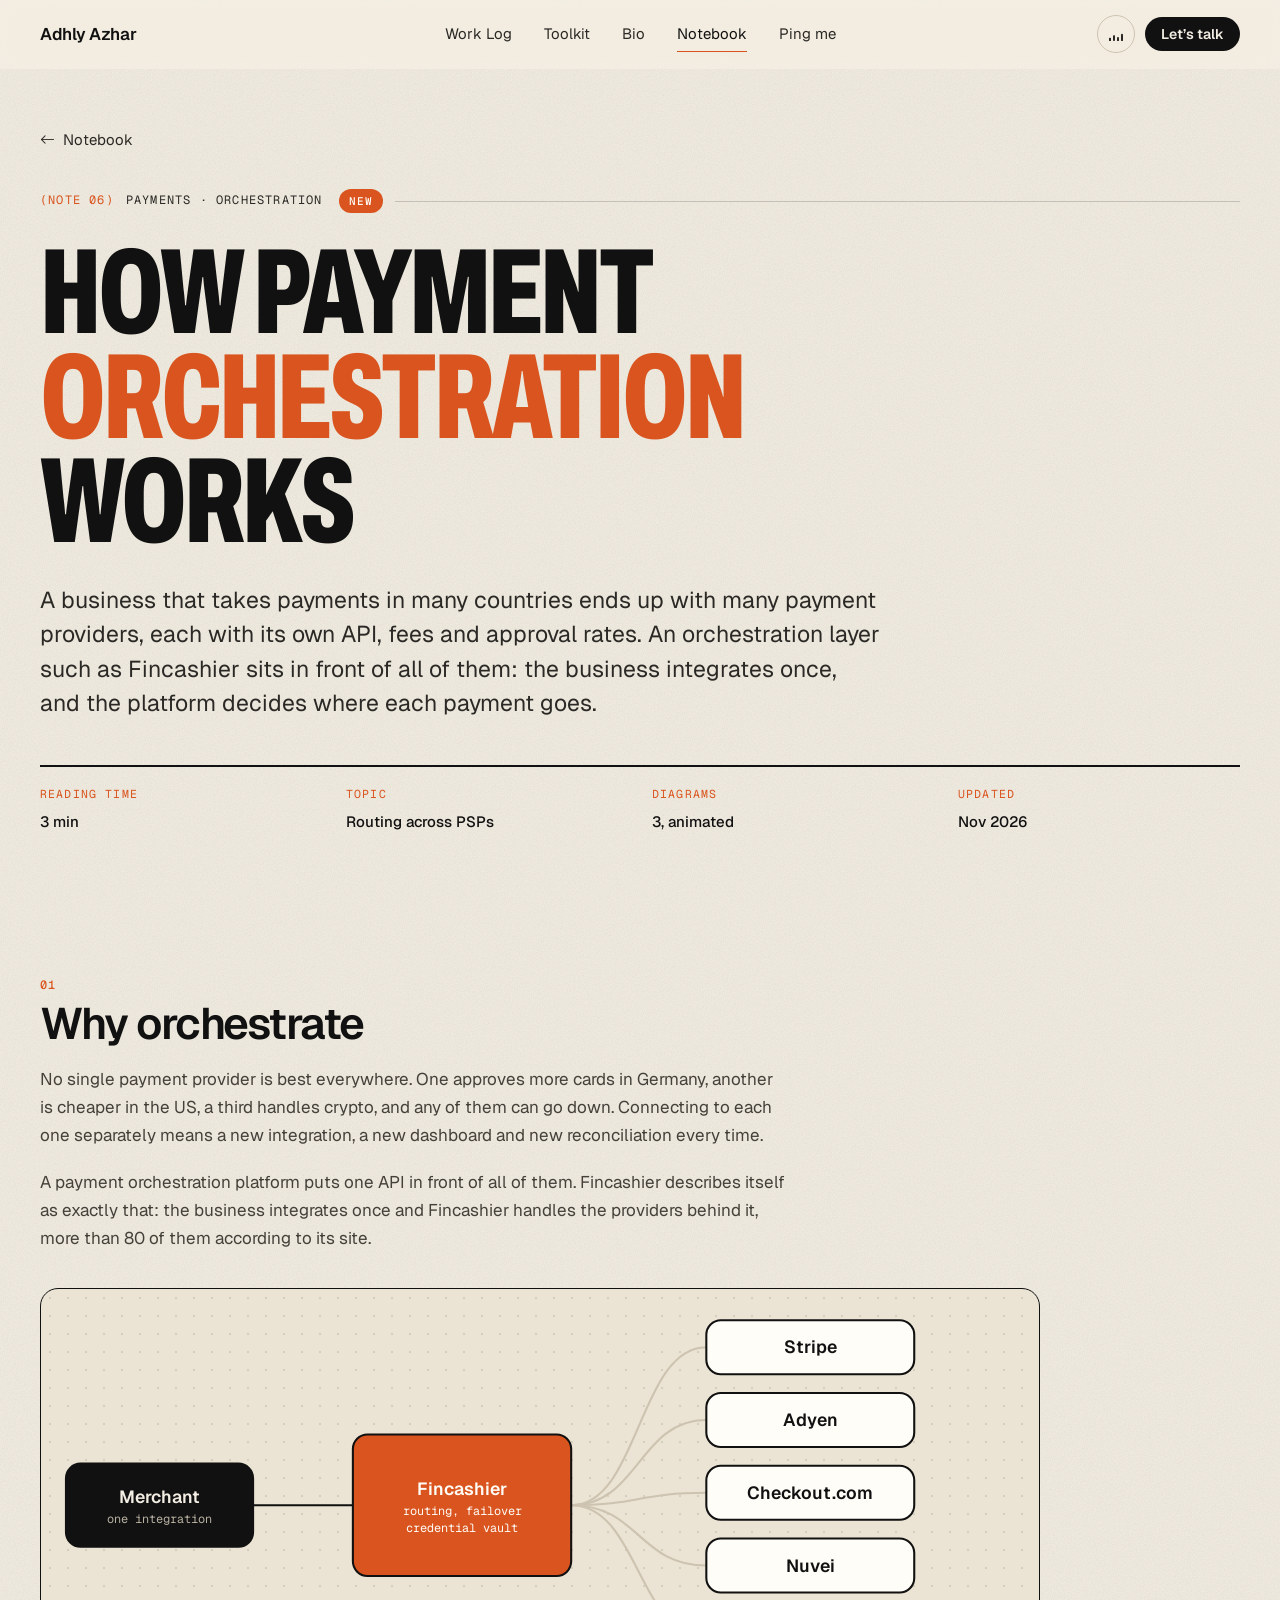
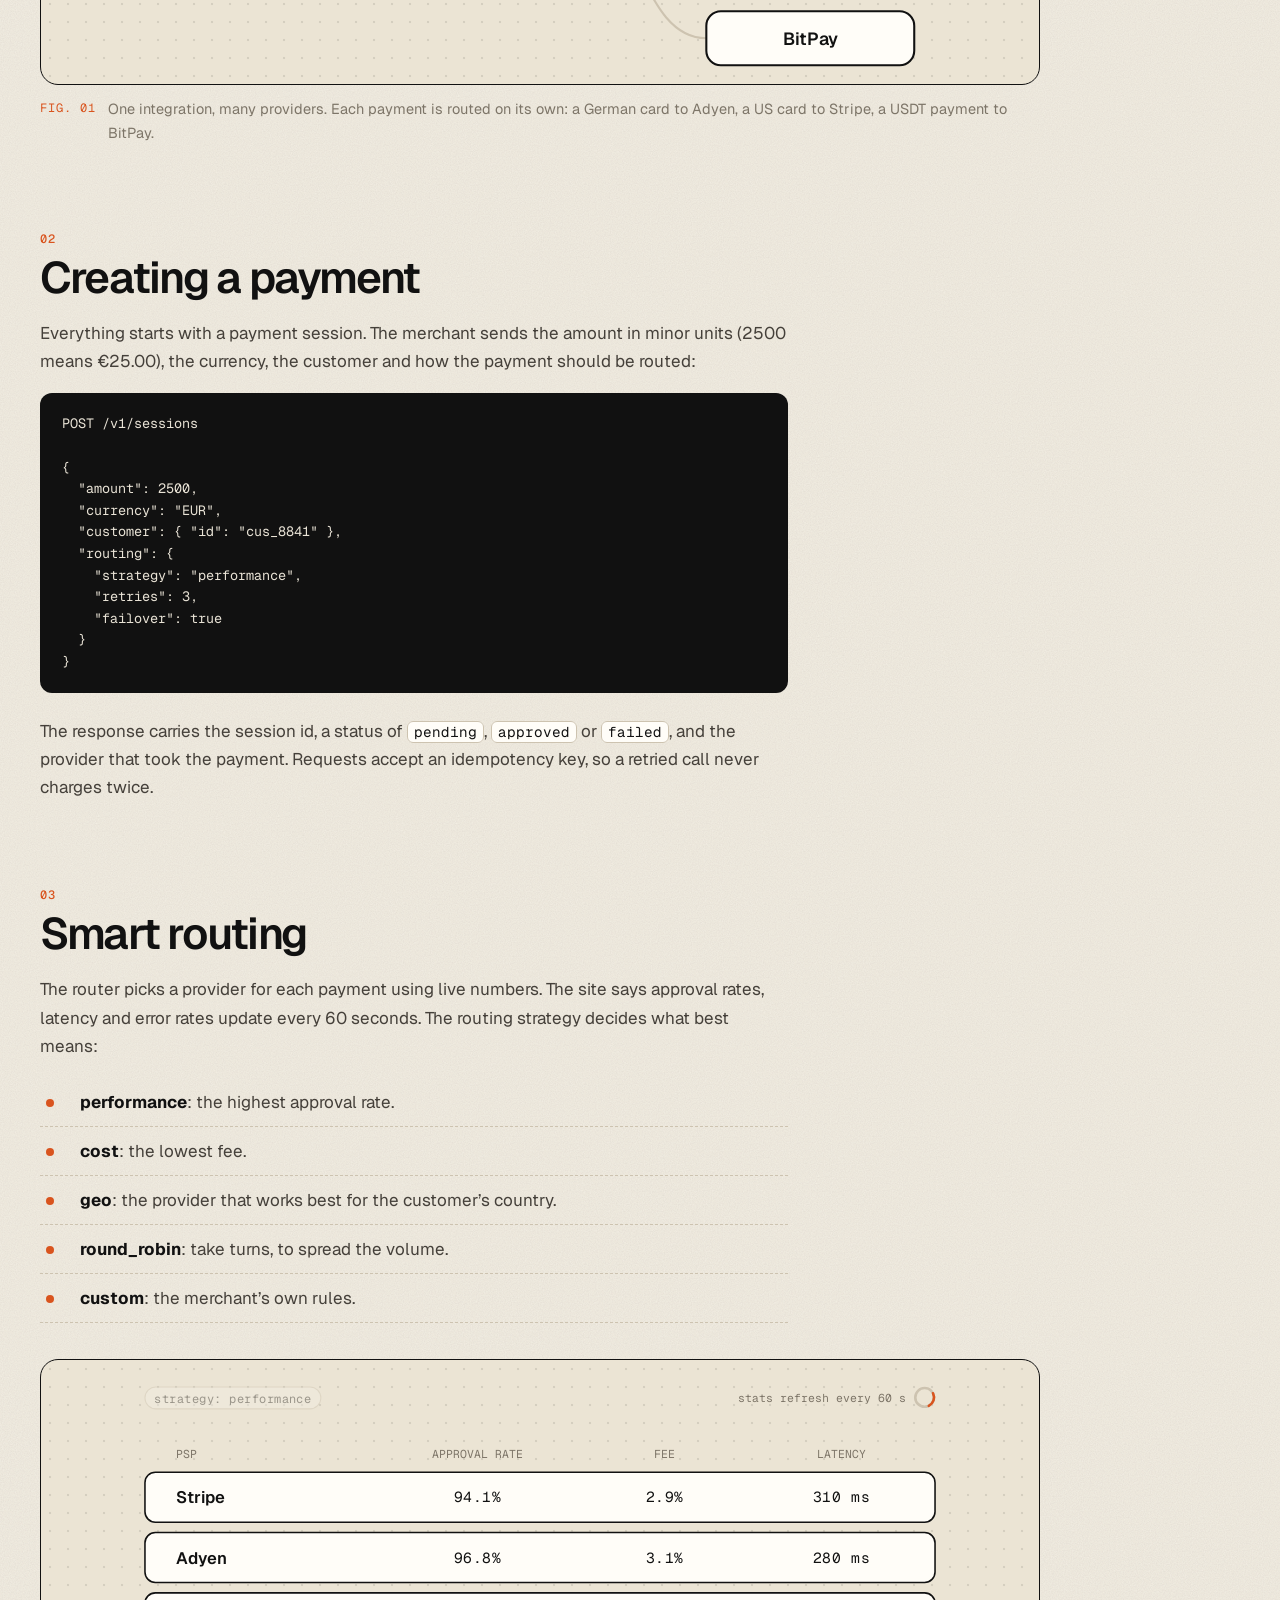
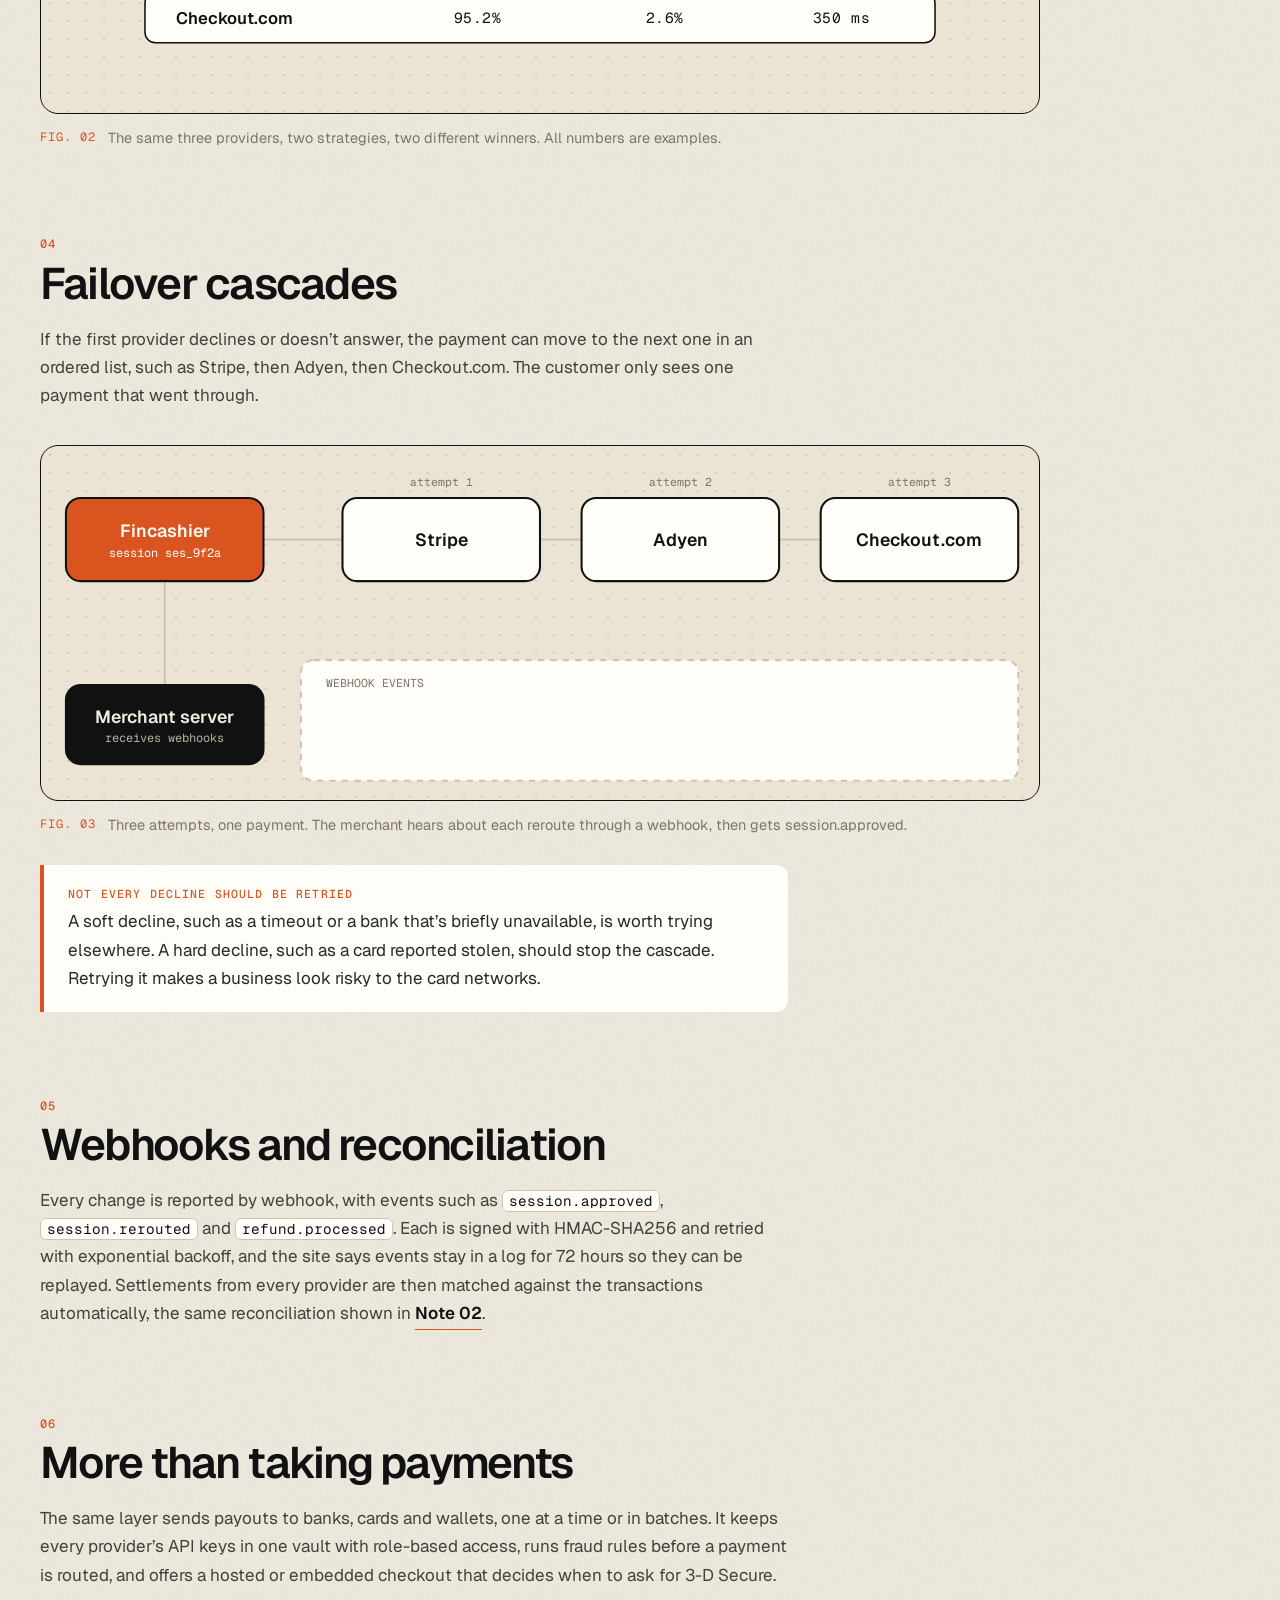
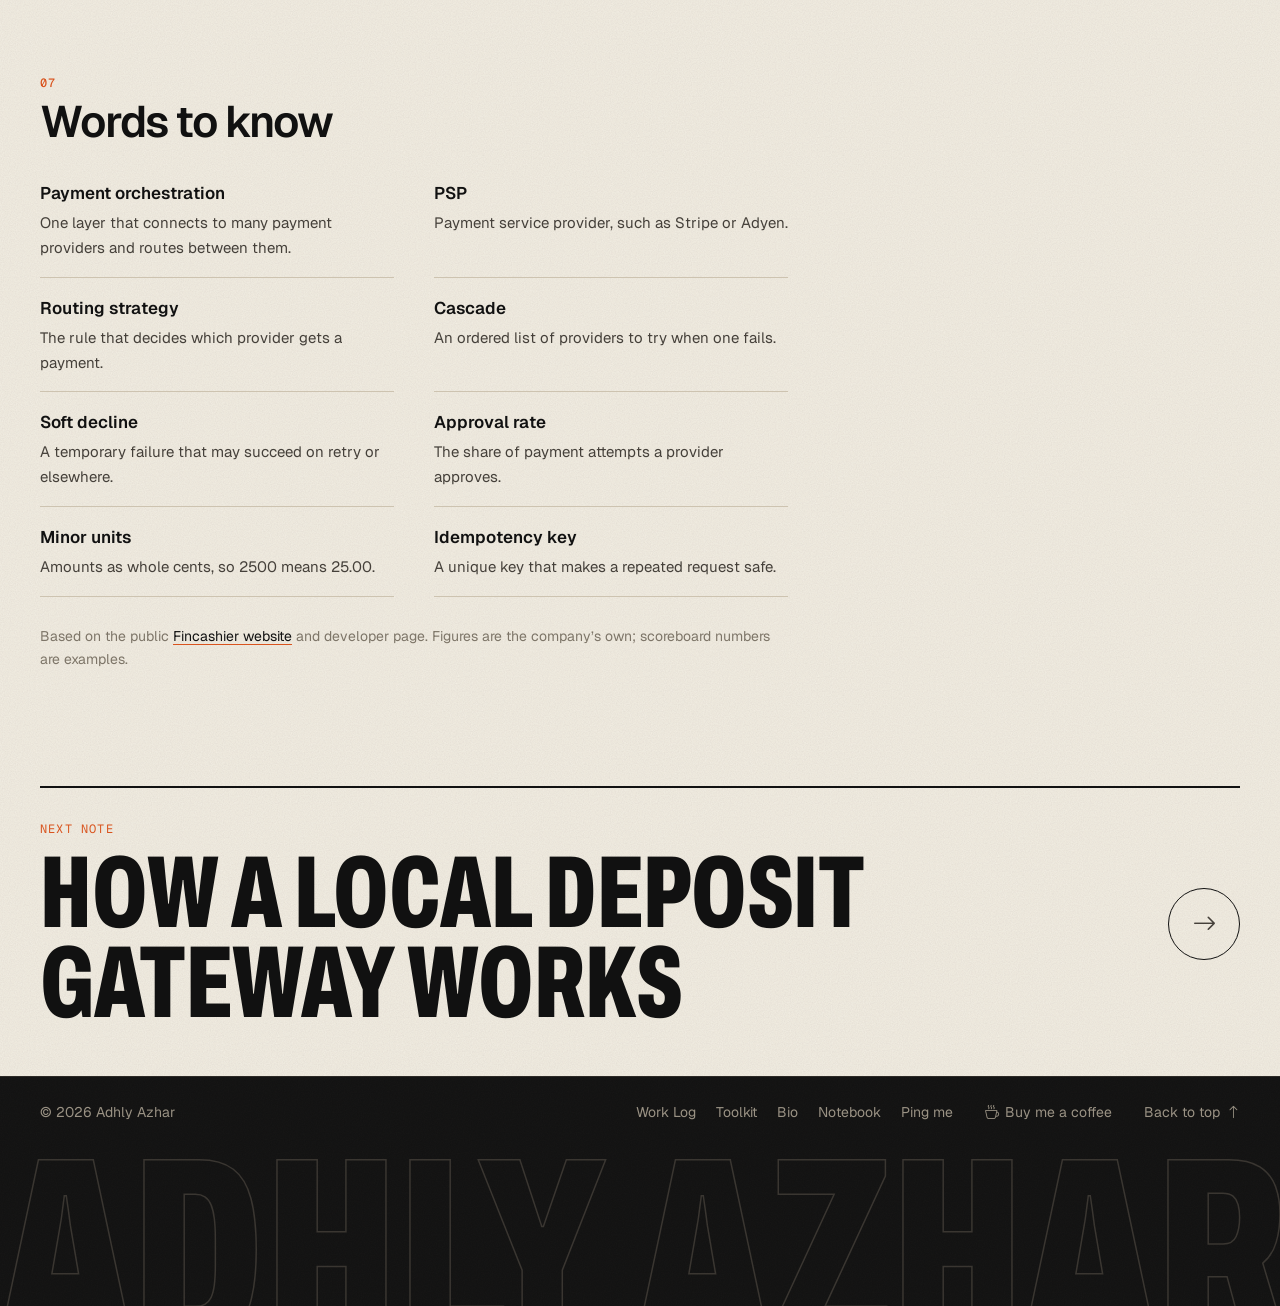
<file: how-payment-orchestration-works.html>
<!DOCTYPE html>
<html lang="en">

<head>
  <meta charset="utf-8">
  <meta name="viewport" content="width=device-width, initial-scale=1">
  <title>How payment orchestration works · Notebook · Adhly Azhar</title>
  <meta name="description" content="A business that takes payments in many countries ends up with many payment providers, each with its own API, fees and approval rates. An orchestration layer such as Fincashier sits in front of all of them: the business integrates once, and the platform decides where each payment goes.">
  <meta name="theme-color" content="#F3EEE3">
  <meta property="og:type" content="article">
  <meta property="og:title" content="How payment orchestration works · Notebook · Adhly Azhar">
  <meta property="og:description" content="A business that takes payments in many countries ends up with many payment providers, each with its own API, fees and approval rates. An orchestration layer such as Fincashier sits in front of all of them: the business integrates once, and the platform decides where each payment goes.">
  <meta property="og:image" content="https://azharadhly.github.io/portfolio/assets/img/profile/og-image.jpg">

  <link rel="icon" href="assets/img/favicon-48.png" sizes="48x48" type="image/png">
  <link rel="icon" href="assets/img/favicon-32.png" sizes="32x32" type="image/png">
  <link rel="apple-touch-icon" href="assets/img/apple-touch-icon.png">
  <link rel="preconnect" href="https://fonts.googleapis.com">
  <link rel="preconnect" href="https://fonts.gstatic.com" crossorigin>
  <link href="https://fonts.googleapis.com/css2?family=Archivo:wdth,wght@62..125,400..900&family=Geist:wght@400;500;600;700&family=Geist+Mono:wght@400;500&family=Instrument+Serif:ital@0;1&display=swap" rel="stylesheet">
  <link href="assets/vendor/bootstrap-icons/bootstrap-icons.min.css" rel="stylesheet">
  <link href="assets/css/style.css" rel="stylesheet">
  <script>document.documentElement.classList.add('js');</script>
</head>

<body id="top">
  <a class="skip-link" href="#main">Skip to content</a>

  <header class="site-header">
    <div class="container nav">
      <a class="brand" href="index.html" aria-label="Adhly Azhar, home">
        <span>Adhly Azhar</span>
      </a>

      <nav id="site-menu" class="nav-links" aria-label="Main">
        <a href="index.html#work">Work Log</a>
        <a href="index.html#services">Toolkit</a>
        <a href="index.html#about">Bio</a>
        <a href="notebook.html" class="is-active" aria-current="page">Notebook</a>
        <a href="index.html#contact">Ping me</a>
        <a class="only-mobile" href="assets/resume/adhly-azhar-resume.pdf" download>Download résumé</a>
      </nav>

      <div class="nav-actions">
        <button class="sound-toggle" type="button" data-sound-toggle data-on="Pause music" data-off="Play music"
          aria-pressed="false" aria-label="Background music" title="Play music">
          <span class="eq" aria-hidden="true"><i></i><i></i><i></i><i></i></span>
        </button>
        <a class="btn btn-ink btn-sm" href="index.html#contact">Let’s talk</a>
        <button class="nav-toggle" type="button" aria-expanded="false" aria-controls="site-menu" aria-label="Open menu">
          <i class="bi bi-list" aria-hidden="true"></i><i class="bi bi-x-lg" aria-hidden="true"></i>
        </button>
      </div>
    </div>
  </header>

  <main id="main">
    <div class="container">
      <header class="note-head">
        <a class="back-link" href="notebook.html"><i class="bi bi-arrow-left" aria-hidden="true"></i> Notebook</a>
        <p class="label case-eyebrow"><span>(Note 06)</span>Payments · Orchestration<span class="nb-new">New</span></p>
        <h1>How payment <span>orchestration</span> works</h1>
        <p class="note-lead">A business that takes payments in many countries ends up with many payment providers, each with its own API, fees and approval rates. An orchestration layer such as Fincashier sits in front of all of them: the business integrates once, and the platform decides where each payment goes.</p>
        <dl class="case-meta">
          <div><dt>Reading time</dt><dd>3 min</dd></div>
          <div><dt>Topic</dt><dd>Routing across PSPs</dd></div>
          <div><dt>Diagrams</dt><dd>3, animated</dd></div>
          <div><dt>Updated</dt><dd>Nov 2026</dd></div>
        </dl>
      </header>

      <article class="note-body">

        <div class="prose reveal">
          <h2><span class="h-num">01</span>Why orchestrate</h2>
          <p>No single payment provider is best everywhere. One approves more cards in Germany, another is cheaper in the US, a third handles crypto, and any of them can go down. Connecting to each one separately means a new integration, a new dashboard and new reconciliation every time.</p>
          <p>A payment orchestration platform puts one API in front of all of them. Fincashier describes itself as exactly that: the business integrates once and Fincashier handles the providers behind it, more than 80 of them according to its site.</p>
        </div>
        <figure class="fig reveal">
          <div class="fig-stage"><svg class="motion" viewBox="0 0 960 380" role="img" aria-label="Payment orchestration: the merchant integrates once with Fincashier, which routes each payment to a different provider: a euro card payment from Germany to Adyen, a dollar card payment from the USA to Stripe, and a USDT crypto payment to BitPay." data-still="2.6"><path class="d-line is-ink" d="M204 208H300"/><path class="d-line" d="M510 208C575 208 575 56 640 56"/><path class="d-line" d="M510 208C575 208 575 126 640 126"/><path class="d-line" d="M510 208C575 208 575 196 640 196"/><path class="d-line" d="M510 208C575 208 575 266 640 266"/><path class="d-line" d="M510 208C575 208 575 336 640 336"/><circle class="d-dot " r="7" opacity="0"><animateMotion dur="9.6s" repeatCount="indefinite" calcMode="linear" path="M204 208H300" keyPoints="0;0;1;1" keyTimes="0.0000;0.0312;0.1146;1.0000"/><animate attributeName="opacity" dur="9.6s" repeatCount="indefinite" values="0;0;1;1;0;0" keyTimes="0.0000;0.0187;0.0312;0.1146;0.1271;1.0000"/></circle><circle class="d-dot " r="7" opacity="0"><animateMotion dur="9.6s" repeatCount="indefinite" calcMode="linear" path="M510 208C575 208 575 126 640 126" keyPoints="0;0;1;1" keyTimes="0.0000;0.1458;0.2292;1.0000"/><animate attributeName="opacity" dur="9.6s" repeatCount="indefinite" values="0;0;1;1;0;0" keyTimes="0.0000;0.1333;0.1458;0.2292;0.2417;1.0000"/></circle><circle class="d-dot " r="7" opacity="0"><animateMotion dur="9.6s" repeatCount="indefinite" calcMode="linear" path="M204 208H300" keyPoints="0;0;1;1" keyTimes="0.0000;0.3542;0.4375;1.0000"/><animate attributeName="opacity" dur="9.6s" repeatCount="indefinite" values="0;0;1;1;0;0" keyTimes="0.0000;0.3417;0.3542;0.4375;0.4500;1.0000"/></circle><circle class="d-dot " r="7" opacity="0"><animateMotion dur="9.6s" repeatCount="indefinite" calcMode="linear" path="M510 208C575 208 575 56 640 56" keyPoints="0;0;1;1" keyTimes="0.0000;0.4688;0.5521;1.0000"/><animate attributeName="opacity" dur="9.6s" repeatCount="indefinite" values="0;0;1;1;0;0" keyTimes="0.0000;0.4562;0.4688;0.5521;0.5646;1.0000"/></circle><circle class="d-dot " r="7" opacity="0"><animateMotion dur="9.6s" repeatCount="indefinite" calcMode="linear" path="M204 208H300" keyPoints="0;0;1;1" keyTimes="0.0000;0.6771;0.7604;1.0000"/><animate attributeName="opacity" dur="9.6s" repeatCount="indefinite" values="0;0;1;1;0;0" keyTimes="0.0000;0.6646;0.6771;0.7604;0.7729;1.0000"/></circle><circle class="d-dot " r="7" opacity="0"><animateMotion dur="9.6s" repeatCount="indefinite" calcMode="linear" path="M510 208C575 208 575 336 640 336" keyPoints="0;0;1;1" keyTimes="0.0000;0.7917;0.8750;1.0000"/><animate attributeName="opacity" dur="9.6s" repeatCount="indefinite" values="0;0;1;1;0;0" keyTimes="0.0000;0.7792;0.7917;0.8750;0.8875;1.0000"/></circle><g class="d-node is-dark"><rect x="24" y="168" width="180" height="80" rx="14"/><text class="d-title" x="114.0" y="206.0" text-anchor="middle">Merchant</text><text class="d-sub" x="114.0" y="225.0" text-anchor="middle">one integration</text></g><g class="d-node is-accent"><rect x="300" y="140" width="210" height="136" rx="14"/><text class="d-title" x="405.0" y="198.0" text-anchor="middle">Fincashier</text><text class="d-sub" x="405.0" y="217.0" text-anchor="middle">routing, failover</text><text class="d-sub" x="405.0" y="234.0" text-anchor="middle">credential vault</text></g><g class="d-node "><rect x="640" y="30" width="200" height="52" rx="14"/><text class="d-title" x="740.0" y="62.0" text-anchor="middle">Stripe</text></g><g class="d-node "><rect x="640" y="100" width="200" height="52" rx="14"/><text class="d-title" x="740.0" y="132.0" text-anchor="middle">Adyen</text></g><g class="d-node "><rect x="640" y="170" width="200" height="52" rx="14"/><text class="d-title" x="740.0" y="202.0" text-anchor="middle">Checkout.com</text></g><g class="d-node "><rect x="640" y="240" width="200" height="52" rx="14"/><text class="d-title" x="740.0" y="272.0" text-anchor="middle">Nuvei</text></g><g class="d-node "><rect x="640" y="310" width="200" height="52" rx="14"/><text class="d-title" x="740.0" y="342.0" text-anchor="middle">BitPay</text></g><rect x="296" y="136" width="218" height="144" rx="17" fill="none" stroke="#D9541E" stroke-width="3.5" opacity="0"><animate attributeName="opacity" dur="9.6s" repeatCount="indefinite" values="0;0;1;1;0;0;1;1;0;0;1;1;0;0" keyTimes="0.0000;0.1146;0.1354;0.1562;0.1771;0.4375;0.4583;0.4792;0.5000;0.7604;0.7812;0.8021;0.8229;1.0000"/></rect><g opacity="0"><g class="d-tag"><rect x="33.0" y="134" width="162.0" height="21" rx="10.5"/><text class="d-label" x="114.0" y="149" text-anchor="middle">€25 · card · Germany</text></g><animate attributeName="opacity" dur="9.6s" repeatCount="indefinite" values="0;0;1;1;0;0" keyTimes="0.0000;0.0208;0.0365;0.3125;0.3281;1.0000"/></g><rect x="636" y="96" width="208" height="60" rx="17" fill="none" stroke="#D9541E" stroke-width="3.5" opacity="0"><animate attributeName="opacity" dur="9.6s" repeatCount="indefinite" values="0;0;1;1;0;0" keyTimes="0.0000;0.2292;0.2500;0.3229;0.3438;1.0000"/></rect><text class="d-label is-orange" x="852" y="131" text-anchor="start" opacity="0">approved<animate attributeName="opacity" dur="9.6s" repeatCount="indefinite" values="0;0;1;1;0;0" keyTimes="0.0000;0.2292;0.2500;0.3229;0.3438;1.0000"/></text><g opacity="0"><g class="d-tag"><rect x="47.400000000000006" y="134" width="133.2" height="21" rx="10.5"/><text class="d-label" x="114.0" y="149" text-anchor="middle">$40 · card · USA</text></g><animate attributeName="opacity" dur="9.6s" repeatCount="indefinite" values="0;0;1;1;0;0" keyTimes="0.0000;0.3438;0.3594;0.6354;0.6510;1.0000"/></g><rect x="636" y="26" width="208" height="60" rx="17" fill="none" stroke="#D9541E" stroke-width="3.5" opacity="0"><animate attributeName="opacity" dur="9.6s" repeatCount="indefinite" values="0;0;1;1;0;0" keyTimes="0.0000;0.5521;0.5729;0.6458;0.6667;1.0000"/></rect><text class="d-label is-orange" x="852" y="61" text-anchor="start" opacity="0">approved<animate attributeName="opacity" dur="9.6s" repeatCount="indefinite" values="0;0;1;1;0;0" keyTimes="0.0000;0.5521;0.5729;0.6458;0.6667;1.0000"/></text><g opacity="0"><g class="d-tag"><rect x="47.400000000000006" y="134" width="133.2" height="21" rx="10.5"/><text class="d-label" x="114.0" y="149" text-anchor="middle">50 USDT · crypto</text></g><animate attributeName="opacity" dur="9.6s" repeatCount="indefinite" values="0;0;1;1;0;0" keyTimes="0.0000;0.6667;0.6823;0.9583;0.9740;1.0000"/></g><rect x="636" y="306" width="208" height="60" rx="17" fill="none" stroke="#D9541E" stroke-width="3.5" opacity="0"><animate attributeName="opacity" dur="9.6s" repeatCount="indefinite" values="0;0;1;1;0;0" keyTimes="0.0000;0.8750;0.8958;0.9688;0.9896;1.0000"/></rect><text class="d-label is-orange" x="852" y="341" text-anchor="start" opacity="0">approved<animate attributeName="opacity" dur="9.6s" repeatCount="indefinite" values="0;0;1;1;0;0" keyTimes="0.0000;0.8750;0.8958;0.9688;0.9896;1.0000"/></text></svg></div>
          <figcaption><span class="fig-num">Fig. 01</span><span>One integration, many providers. Each payment is routed on its own: a German card to Adyen, a US card to Stripe, a USDT payment to BitPay.<span class="fig-hint">Swipe sideways to see the whole diagram.</span></span></figcaption>
        </figure>

        <div class="prose reveal">
          <h2><span class="h-num">02</span>Creating a payment</h2>
          <p>Everything starts with a payment session. The merchant sends the amount in minor units (2500 means €25.00), the currency, the customer and how the payment should be routed:</p>
          <pre class="code"><code>POST /v1/sessions

{
  "amount": 2500,
  "currency": "EUR",
  "customer": { "id": "cus_8841" },
  "routing": {
    "strategy": "performance",
    "retries": 3,
    "failover": true
  }
}</code></pre>
          <p>The response carries the session id, a status of <code>pending</code>, <code>approved</code> or <code>failed</code>, and the provider that took the payment. Requests accept an idempotency key, so a retried call never charges twice.</p>

          <h2><span class="h-num">03</span>Smart routing</h2>
          <p>The router picks a provider for each payment using live numbers. The site says approval rates, latency and error rates update every 60 seconds. The routing strategy decides what best means:</p>
          <ul>
            <li><strong>performance</strong>: the highest approval rate.</li>
            <li><strong>cost</strong>: the lowest fee.</li>
            <li><strong>geo</strong>: the provider that works best for the customer’s country.</li>
            <li><strong>round_robin</strong>: take turns, to spread the volume.</li>
            <li><strong>custom</strong>: the merchant’s own rules.</li>
          </ul>
        </div>
        <figure class="fig reveal">
          <div class="fig-stage"><svg class="motion" viewBox="0 0 960 340" role="img" aria-label="Routing scoreboard with example numbers for Stripe, Adyen and Checkout.com. With the performance strategy the router picks Adyen for its 96.8% approval rate; with the cost strategy it picks Checkout.com for its 2.6% fee." data-still="2.5"><rect x="100" y="108" width="760" height="48" rx="10" fill="#FFFDF8" stroke="#111111" stroke-width="1.5"/><rect x="100" y="166" width="760" height="48" rx="10" fill="#FFFDF8" stroke="#111111" stroke-width="1.5"/><rect x="100" y="224" width="760" height="48" rx="10" fill="#FFFDF8" stroke="#111111" stroke-width="1.5"/><rect x="345" y="70" width="150" height="214" rx="12" fill="#D9541E" fill-opacity="0.13" stroke="#D9541E" stroke-width="2" opacity="0"><animate attributeName="opacity" dur="8.4s" repeatCount="indefinite" values="0;0;1;1;0;0" keyTimes="0.0000;0.0476;0.0714;0.4643;0.4881;1.0000"/></rect><rect x="535" y="70" width="130" height="214" rx="12" fill="#D9541E" fill-opacity="0.13" stroke="#D9541E" stroke-width="2" opacity="0"><animate attributeName="opacity" dur="8.4s" repeatCount="indefinite" values="0;0;1;1;0;0" keyTimes="0.0000;0.5238;0.5476;0.9405;0.9643;1.0000"/></rect><text class="d-legend" x="130" y="94" text-anchor="start">PSP</text><text class="d-legend" x="420" y="94" text-anchor="middle">APPROVAL RATE</text><text class="d-legend" x="600" y="94" text-anchor="middle">FEE</text><text class="d-legend" x="770" y="94" text-anchor="middle">LATENCY</text><text class="d-title" x="130" y="138" style="font-size:16px">Stripe</text><text class="d-label" x="420" y="137" text-anchor="middle" style="font-size:14px;fill:#111">94.1%</text><text class="d-label" x="600" y="137" text-anchor="middle" style="font-size:14px;fill:#111">2.9%</text><text class="d-label" x="770" y="137" text-anchor="middle" style="font-size:14px;fill:#111">310 ms</text><text class="d-title" x="130" y="196" style="font-size:16px">Adyen</text><text class="d-label" x="420" y="195" text-anchor="middle" style="font-size:14px;fill:#111">96.8%</text><text class="d-label" x="600" y="195" text-anchor="middle" style="font-size:14px;fill:#111">3.1%</text><text class="d-label" x="770" y="195" text-anchor="middle" style="font-size:14px;fill:#111">280 ms</text><text class="d-title" x="130" y="254" style="font-size:16px">Checkout.com</text><text class="d-label" x="420" y="253" text-anchor="middle" style="font-size:14px;fill:#111">95.2%</text><text class="d-label" x="600" y="253" text-anchor="middle" style="font-size:14px;fill:#111">2.6%</text><text class="d-label" x="770" y="253" text-anchor="middle" style="font-size:14px;fill:#111">350 ms</text><rect x="96" y="162" width="768" height="56" rx="17" fill="none" stroke="#D9541E" stroke-width="3.5" opacity="0"><animate attributeName="opacity" dur="8.4s" repeatCount="indefinite" values="0;0;1;1;0;0" keyTimes="0.0000;0.1429;0.1667;0.4643;0.4881;1.0000"/></rect><rect x="96" y="220" width="768" height="56" rx="17" fill="none" stroke="#D9541E" stroke-width="3.5" opacity="0"><animate attributeName="opacity" dur="8.4s" repeatCount="indefinite" values="0;0;1;1;0;0" keyTimes="0.0000;0.6190;0.6429;0.9405;0.9643;1.0000"/></rect><g opacity="0"><g class="d-tag"><rect x="100" y="26" width="169.20000000000002" height="21" rx="10.5"/><text class="d-label" x="184.60000000000002" y="41" text-anchor="middle">strategy: performance</text></g><animate attributeName="opacity" dur="8.4s" repeatCount="indefinite" values="0;0;1;1;0;0" keyTimes="0.0000;0.0238;0.0476;0.4643;0.4881;1.0000"/></g><g opacity="0"><g class="d-tag"><rect x="100" y="26" width="118.8" height="21" rx="10.5"/><text class="d-label" x="159.4" y="41" text-anchor="middle">strategy: cost</text></g><animate attributeName="opacity" dur="8.4s" repeatCount="indefinite" values="0;0;1;1;0;0" keyTimes="0.0000;0.5000;0.5238;0.9405;0.9643;1.0000"/></g><text class="d-label is-orange" x="480" y="318" text-anchor="middle" opacity="0">routed to Adyen: highest approval rate<animate attributeName="opacity" dur="8.4s" repeatCount="indefinite" values="0;0;1;1;0;0" keyTimes="0.0000;0.1548;0.1786;0.4643;0.4881;1.0000"/></text><text class="d-label is-orange" x="480" y="318" text-anchor="middle" opacity="0">routed to Checkout.com: lowest fee<animate attributeName="opacity" dur="8.4s" repeatCount="indefinite" values="0;0;1;1;0;0" keyTimes="0.0000;0.6310;0.6548;0.9405;0.9643;1.0000"/></text><g transform="translate(850 36)"><circle r="9" fill="none" stroke="#cdc3b0" stroke-width="2.5"/><path d="M0 -9A9 9 0 0 1 9 0" fill="none" stroke="#D9541E" stroke-width="2.5" stroke-linecap="round"><animateTransform attributeName="transform" type="rotate" from="0" to="360" dur="1.6s" repeatCount="indefinite"/></path></g><text class="d-legend" x="832" y="40" text-anchor="end">stats refresh every 60 s</text></svg></div>
          <figcaption><span class="fig-num">Fig. 02</span><span>The same three providers, two strategies, two different winners. All numbers are examples.<span class="fig-hint">Swipe sideways to see the whole diagram.</span></span></figcaption>
        </figure>

        <div class="prose reveal">
          <h2><span class="h-num">04</span>Failover cascades</h2>
          <p>If the first provider declines or doesn’t answer, the payment can move to the next one in an ordered list, such as Stripe, then Adyen, then Checkout.com. The customer only sees one payment that went through.</p>
        </div>
        <figure class="fig reveal">
          <div class="fig-stage"><svg class="motion" viewBox="0 0 960 340" role="img" aria-label="Failover cascade: Stripe gives a soft decline, Adyen times out, Checkout.com approves. Fincashier sends the merchant two session.rerouted webhooks and then session.approved." data-still="6"><path class="d-line" d="M214 90H750"/><path class="d-line" d="M119 130V230"/><circle class="d-dot " r="7" opacity="0"><animateMotion dur="9s" repeatCount="indefinite" calcMode="linear" path="M214 90H385" keyPoints="0;0;1;1" keyTimes="0.0000;0.0333;0.1111;1.0000"/><animate attributeName="opacity" dur="9s" repeatCount="indefinite" values="0;0;1;1;0;0" keyTimes="0.0000;0.0200;0.0333;0.1111;0.1244;1.0000"/></circle><circle class="d-dot " r="7" opacity="0"><animateMotion dur="9s" repeatCount="indefinite" calcMode="linear" path="M385 90H615" keyPoints="0;0;1;1" keyTimes="0.0000;0.2000;0.2778;1.0000"/><animate attributeName="opacity" dur="9s" repeatCount="indefinite" values="0;0;1;1;0;0" keyTimes="0.0000;0.1867;0.2000;0.2778;0.2911;1.0000"/></circle><circle class="d-dot " r="7" opacity="0"><animateMotion dur="9s" repeatCount="indefinite" calcMode="linear" path="M615 90H845" keyPoints="0;0;1;1" keyTimes="0.0000;0.3667;0.4444;1.0000"/><animate attributeName="opacity" dur="9s" repeatCount="indefinite" values="0;0;1;1;0;0" keyTimes="0.0000;0.3533;0.3667;0.4444;0.4578;1.0000"/></circle><circle class="d-dot is-ink" r="6" opacity="0"><animateMotion dur="9s" repeatCount="indefinite" calcMode="linear" path="M119 130V230" keyPoints="0;0;1;1" keyTimes="0.0000;0.1444;0.2000;1.0000"/><animate attributeName="opacity" dur="9s" repeatCount="indefinite" values="0;0;1;1;0;0" keyTimes="0.0000;0.1311;0.1444;0.2000;0.2133;1.0000"/></circle><circle class="d-dot is-ink" r="6" opacity="0"><animateMotion dur="9s" repeatCount="indefinite" calcMode="linear" path="M119 130V230" keyPoints="0;0;1;1" keyTimes="0.0000;0.3111;0.3667;1.0000"/><animate attributeName="opacity" dur="9s" repeatCount="indefinite" values="0;0;1;1;0;0" keyTimes="0.0000;0.2978;0.3111;0.3667;0.3800;1.0000"/></circle><circle class="d-dot " r="6" opacity="0"><animateMotion dur="9s" repeatCount="indefinite" calcMode="linear" path="M119 130V230" keyPoints="0;0;1;1" keyTimes="0.0000;0.4778;0.5333;1.0000"/><animate attributeName="opacity" dur="9s" repeatCount="indefinite" values="0;0;1;1;0;0" keyTimes="0.0000;0.4644;0.4778;0.5333;0.5467;1.0000"/></circle><g class="d-node is-accent"><rect x="24" y="50" width="190" height="80" rx="14"/><text class="d-title" x="119.0" y="88.0" text-anchor="middle">Fincashier</text><text class="d-sub" x="119.0" y="107.0" text-anchor="middle">session ses_9f2a</text></g><g class="d-node is-dark"><rect x="24" y="230" width="190" height="76" rx="14"/><text class="d-title" x="119.0" y="266.0" text-anchor="middle">Merchant server</text><text class="d-sub" x="119.0" y="285.0" text-anchor="middle">receives webhooks</text></g><text class="d-legend" x="385" y="38" text-anchor="middle">attempt 1</text><g class="d-node "><rect x="290" y="50" width="190" height="80" rx="14"/><text class="d-title" x="385.0" y="96.0" text-anchor="middle">Stripe</text></g><rect x="286" y="46" width="198" height="88" rx="17" fill="none" stroke="#D9541E" stroke-width="3.5" opacity="0"><animate attributeName="opacity" dur="9s" repeatCount="indefinite" values="0;0;1;1;0;0" keyTimes="0.0000;0.1000;0.1222;0.1889;0.2111;1.0000"/></rect><g opacity="0"><circle cx="320" cy="160" r="11" fill="#111111"/><path d="M316 156l8 8m0 -8l-8 8" fill="none" stroke="#FFFDF8" stroke-width="2.2" stroke-linecap="round"/><text class="d-label" x="340" y="165" style="font-size:13px;fill:#111111">declined (soft)</text><animate attributeName="opacity" dur="9s" repeatCount="indefinite" values="0;0;1;1;0;0" keyTimes="0.0000;0.1111;0.1278;0.9556;0.9722;1.0000"/></g><text class="d-legend" x="615" y="38" text-anchor="middle">attempt 2</text><g class="d-node "><rect x="520" y="50" width="190" height="80" rx="14"/><text class="d-title" x="615.0" y="96.0" text-anchor="middle">Adyen</text></g><rect x="516" y="46" width="198" height="88" rx="17" fill="none" stroke="#D9541E" stroke-width="3.5" opacity="0"><animate attributeName="opacity" dur="9s" repeatCount="indefinite" values="0;0;1;1;0;0" keyTimes="0.0000;0.2667;0.2889;0.3556;0.3778;1.0000"/></rect><g opacity="0"><circle cx="550" cy="160" r="11" fill="#111111"/><path d="M546 156l8 8m0 -8l-8 8" fill="none" stroke="#FFFDF8" stroke-width="2.2" stroke-linecap="round"/><text class="d-label" x="570" y="165" style="font-size:13px;fill:#111111">timeout</text><animate attributeName="opacity" dur="9s" repeatCount="indefinite" values="0;0;1;1;0;0" keyTimes="0.0000;0.2778;0.2944;0.9556;0.9722;1.0000"/></g><text class="d-legend" x="845" y="38" text-anchor="middle">attempt 3</text><g class="d-node "><rect x="750" y="50" width="190" height="80" rx="14"/><text class="d-title" x="845.0" y="96.0" text-anchor="middle">Checkout.com</text></g><rect x="746" y="46" width="198" height="88" rx="17" fill="none" stroke="#D9541E" stroke-width="3.5" opacity="0"><animate attributeName="opacity" dur="9s" repeatCount="indefinite" values="0;0;1;1;0;0" keyTimes="0.0000;0.4333;0.4556;0.5222;0.5444;1.0000"/></rect><g opacity="0"><circle cx="780" cy="160" r="11" fill="#D9541E"/><path d="M774.5 160l4 4 7.5-8" fill="none" stroke="#FFFDF8" stroke-width="2.4" stroke-linecap="round"/><text class="d-label" x="800" y="165" style="font-size:13px;fill:#D9541E">approved</text><animate attributeName="opacity" dur="9s" repeatCount="indefinite" values="0;0;1;1;0;0" keyTimes="0.0000;0.4444;0.4611;0.9556;0.9722;1.0000"/></g><rect x="250" y="206" width="690" height="116" rx="12" fill="#FFFDF8" stroke="#cdc3b0" stroke-width="2" stroke-dasharray="6 6"/><text class="d-legend" x="274" y="232">WEBHOOK EVENTS</text><g opacity="0"><text class="d-label" x="274" y="262" style="font-size:13px;fill:#111">session.rerouted</text><text class="d-legend" x="460" y="262">stripe: soft decline</text><animate attributeName="opacity" dur="9s" repeatCount="indefinite" values="0;0;1;1;0;0" keyTimes="0.0000;0.2000;0.2167;0.9556;0.9722;1.0000"/></g><g opacity="0"><text class="d-label" x="274" y="286" style="font-size:13px;fill:#111">session.rerouted</text><text class="d-legend" x="460" y="286">adyen: timeout</text><animate attributeName="opacity" dur="9s" repeatCount="indefinite" values="0;0;1;1;0;0" keyTimes="0.0000;0.3667;0.3833;0.9556;0.9722;1.0000"/></g><g opacity="0"><text class="d-label" x="274" y="310" style="font-size:13px;fill:#D9541E">session.approved</text><text class="d-legend" x="460" y="310">checkout.com</text><animate attributeName="opacity" dur="9s" repeatCount="indefinite" values="0;0;1;1;0;0" keyTimes="0.0000;0.5333;0.5500;0.9556;0.9722;1.0000"/></g></svg></div>
          <figcaption><span class="fig-num">Fig. 03</span><span>Three attempts, one payment. The merchant hears about each reroute through a webhook, then gets session.approved.<span class="fig-hint">Swipe sideways to see the whole diagram.</span></span></figcaption>
        </figure>

        <div class="prose reveal">
          <div class="callout"><strong>Not every decline should be retried</strong>A soft decline, such as a timeout or a bank that’s briefly unavailable, is worth trying elsewhere. A hard decline, such as a card reported stolen, should stop the cascade. Retrying it makes a business look risky to the card networks.</div>

          <h2><span class="h-num">05</span>Webhooks and reconciliation</h2>
          <p>Every change is reported by webhook, with events such as <code>session.approved</code>, <code>session.rerouted</code> and <code>refund.processed</code>. Each is signed with HMAC-SHA256 and retried with exponential backoff, and the site says events stay in a log for 72 hours so they can be replayed. Settlements from every provider are then matched against the transactions automatically, the same reconciliation shown in <a class="link-arrow" href="how-payment-providers-work.html">Note 02</a>.</p>

          <h2><span class="h-num">06</span>More than taking payments</h2>
          <p>The same layer sends payouts to banks, cards and wallets, one at a time or in batches. It keeps every provider’s API keys in one vault with role-based access, runs fraud rules before a payment is routed, and offers a hosted or embedded checkout that decides when to ask for 3-D Secure.</p>

          <h2><span class="h-num">07</span>Words to know</h2>
          <dl class="glossary">
            <div><dt>Payment orchestration</dt><dd>One layer that connects to many payment providers and routes between them.</dd></div>
            <div><dt>PSP</dt><dd>Payment service provider, such as Stripe or Adyen.</dd></div>
            <div><dt>Routing strategy</dt><dd>The rule that decides which provider gets a payment.</dd></div>
            <div><dt>Cascade</dt><dd>An ordered list of providers to try when one fails.</dd></div>
            <div><dt>Soft decline</dt><dd>A temporary failure that may succeed on retry or elsewhere.</dd></div>
            <div><dt>Approval rate</dt><dd>The share of payment attempts a provider approves.</dd></div>
            <div><dt>Minor units</dt><dd>Amounts as whole cents, so 2500 means 25.00.</dd></div>
            <div><dt>Idempotency key</dt><dd>A unique key that makes a repeated request safe.</dd></div>
          </dl>
          <p class="note-source">Based on the public <a href="https://www.fincashier.com/" target="_blank" rel="noopener">Fincashier website</a> and developer page. Figures are the company’s own; scoreboard numbers are examples.</p>
        </div>

      </article>

      <nav class="case-next" aria-label="Next note">
        <a href="how-local-deposit-gateways-work.html">
          <span><small>Next note</small><strong>How a local deposit gateway works</strong></span>
          <span class="work-arrow" aria-hidden="true"><i class="bi bi-arrow-right"></i></span>
        </a>
      </nav>
    </div>
  </main>

  <footer class="site-footer">
    <div class="container footer-inner">
      <p>© <span data-year>2026</span> Adhly Azhar</p>
      <nav aria-label="Footer">
        <a href="index.html#work">Work Log</a>
        <a href="index.html#services">Toolkit</a>
        <a href="index.html#about">Bio</a>
        <a href="notebook.html">Notebook</a>
        <a href="index.html#contact">Ping me</a>
      </nav>
      <a class="footer-kofi" href="https://ko-fi.com/adhlyazhar" target="_blank" rel="noopener"><i class="bi bi-cup-hot" aria-hidden="true"></i> Buy me a coffee</a>
      <a class="to-top" href="#top">Back to top <i class="bi bi-arrow-up" aria-hidden="true"></i></a>
    </div>
    <div class="footer-mast" aria-hidden="true">Adhly Azhar</div>
  </footer>

  <script src="assets/js/site.js" defer></script>
  <script src="assets/js/sound.js" defer></script>
</body>

</html>
</file>
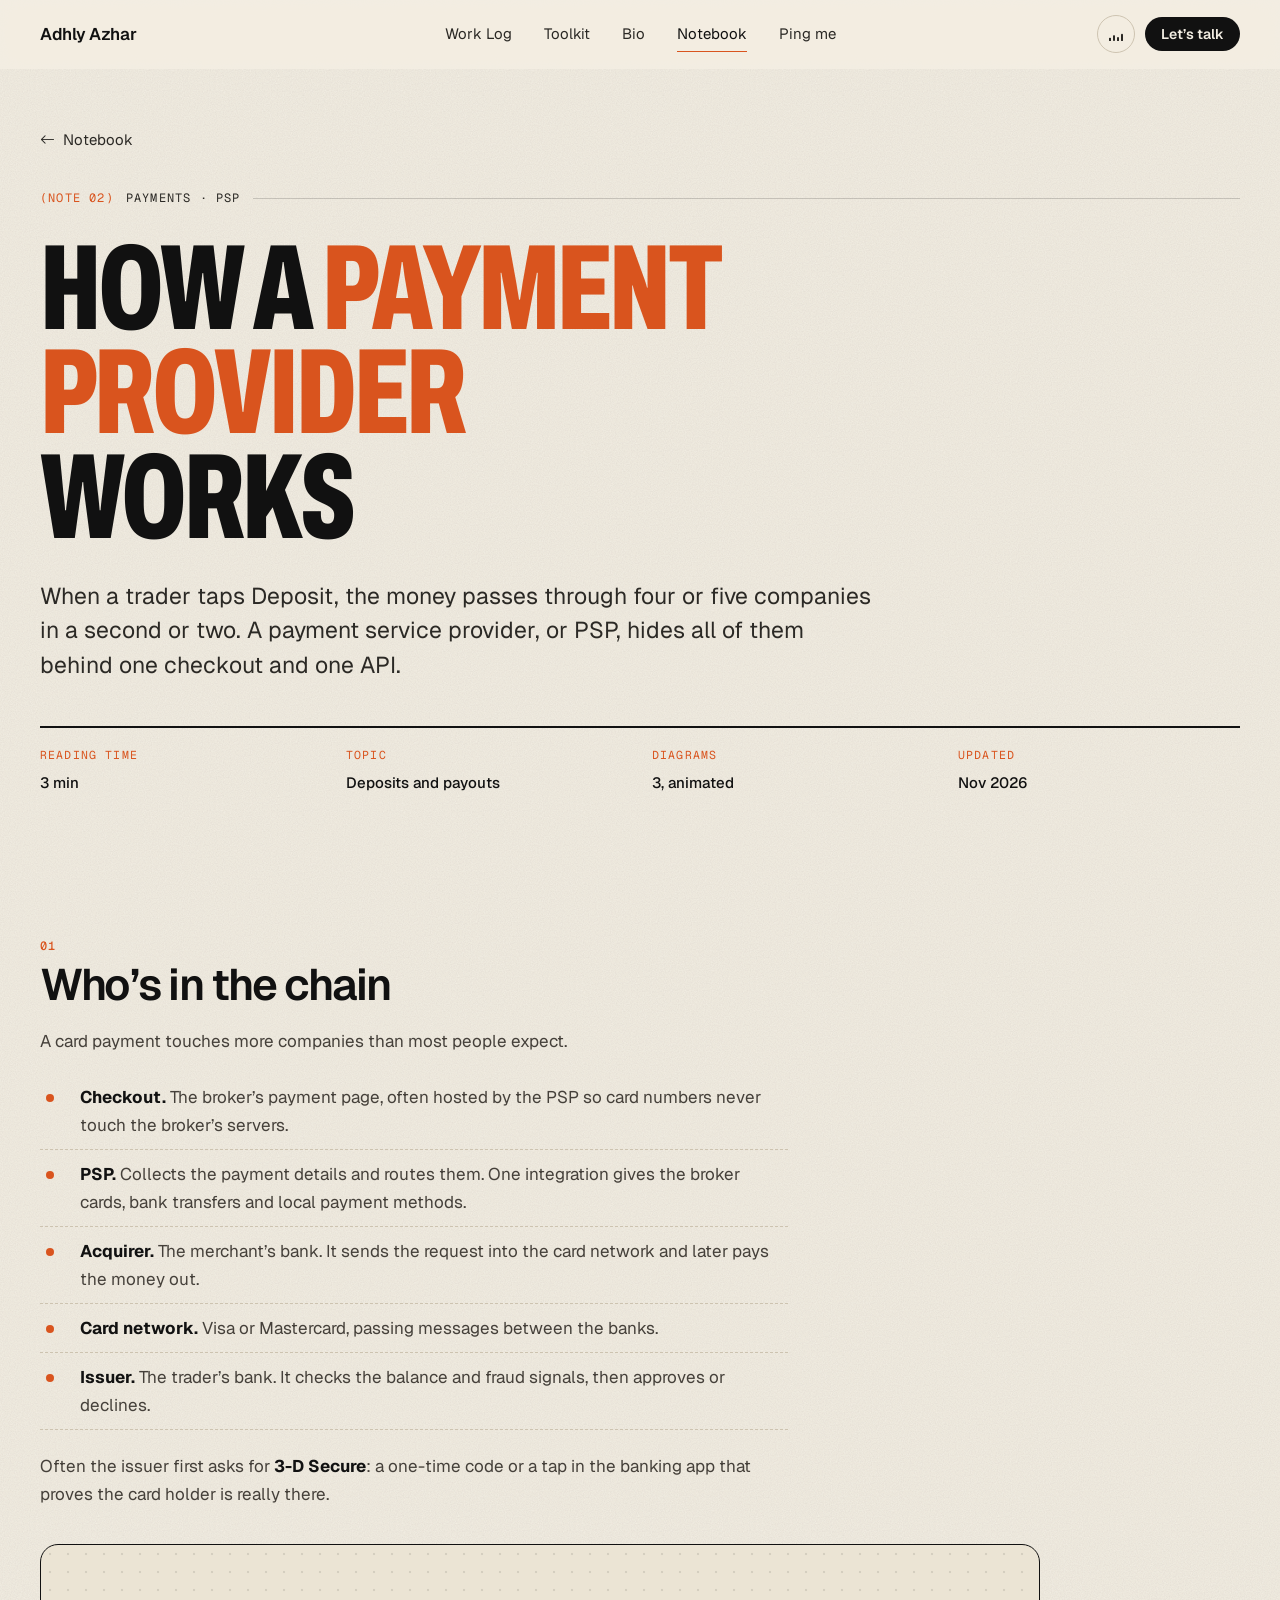
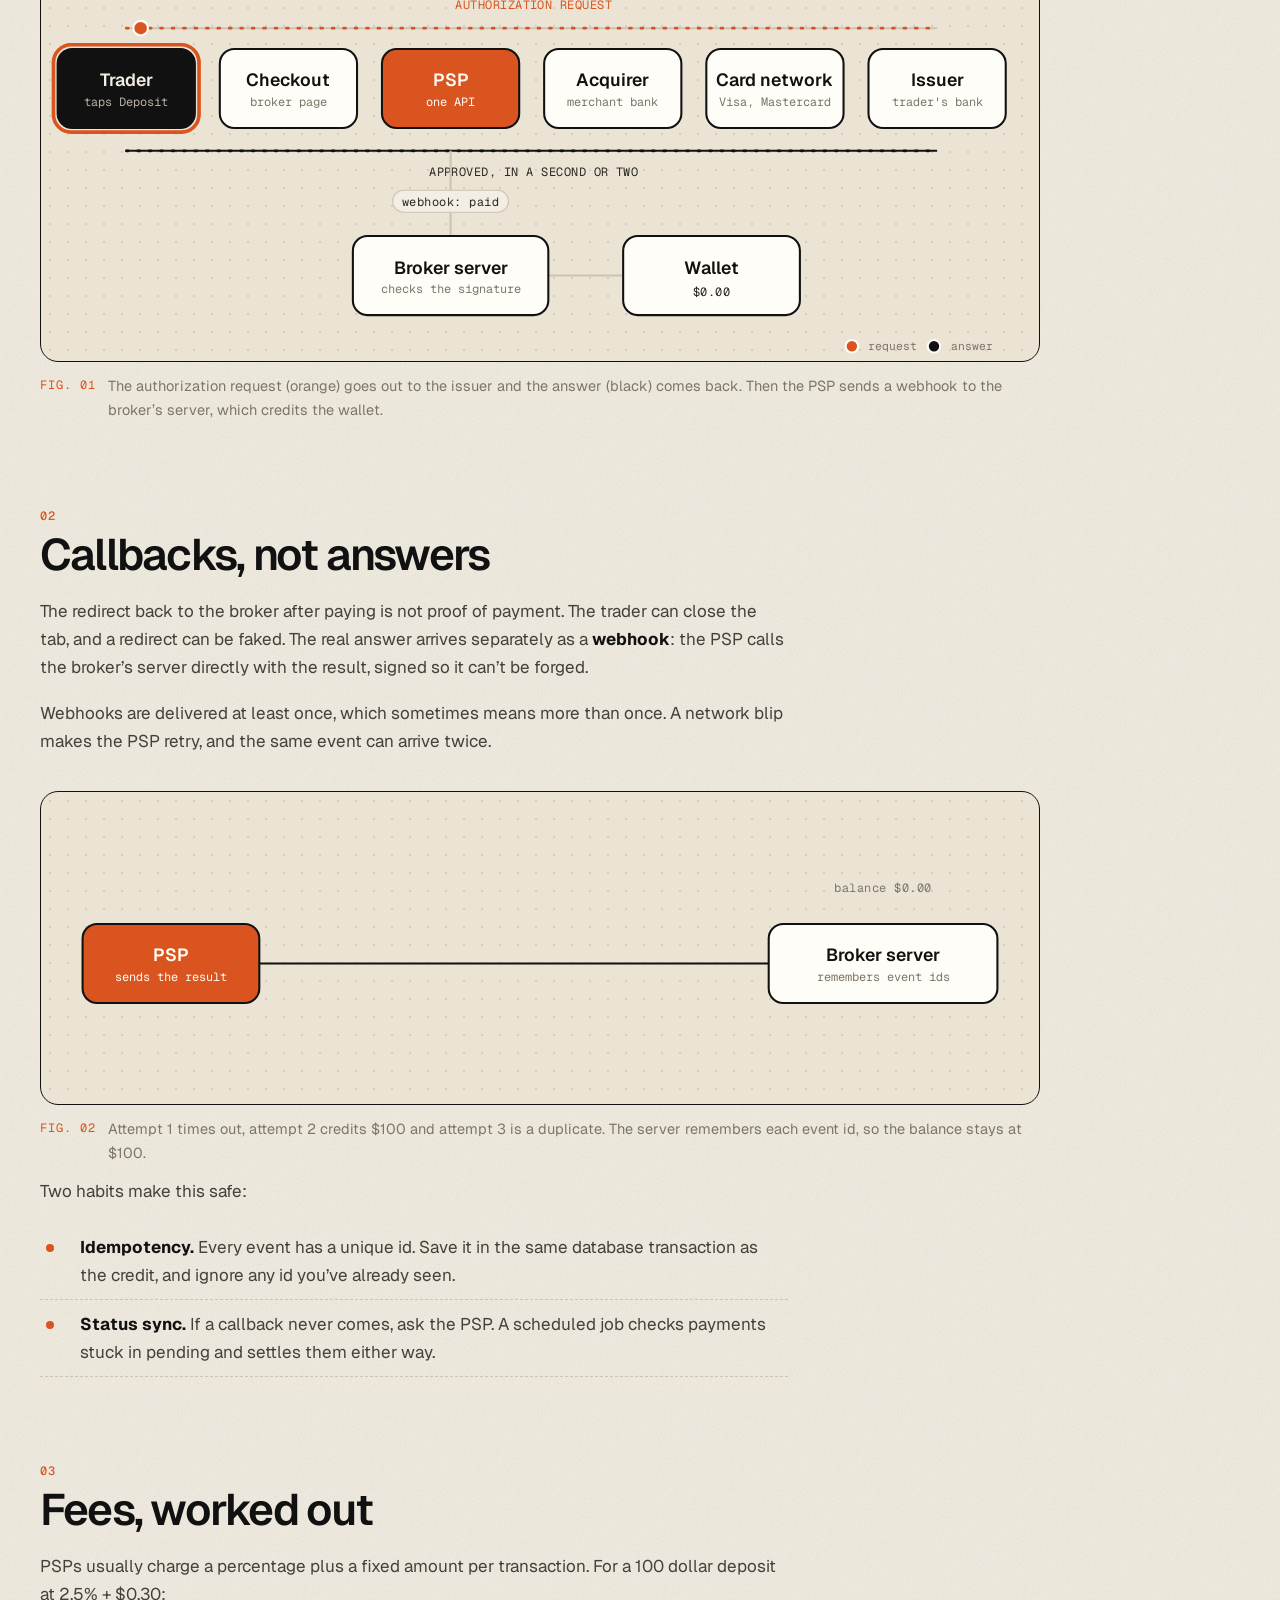
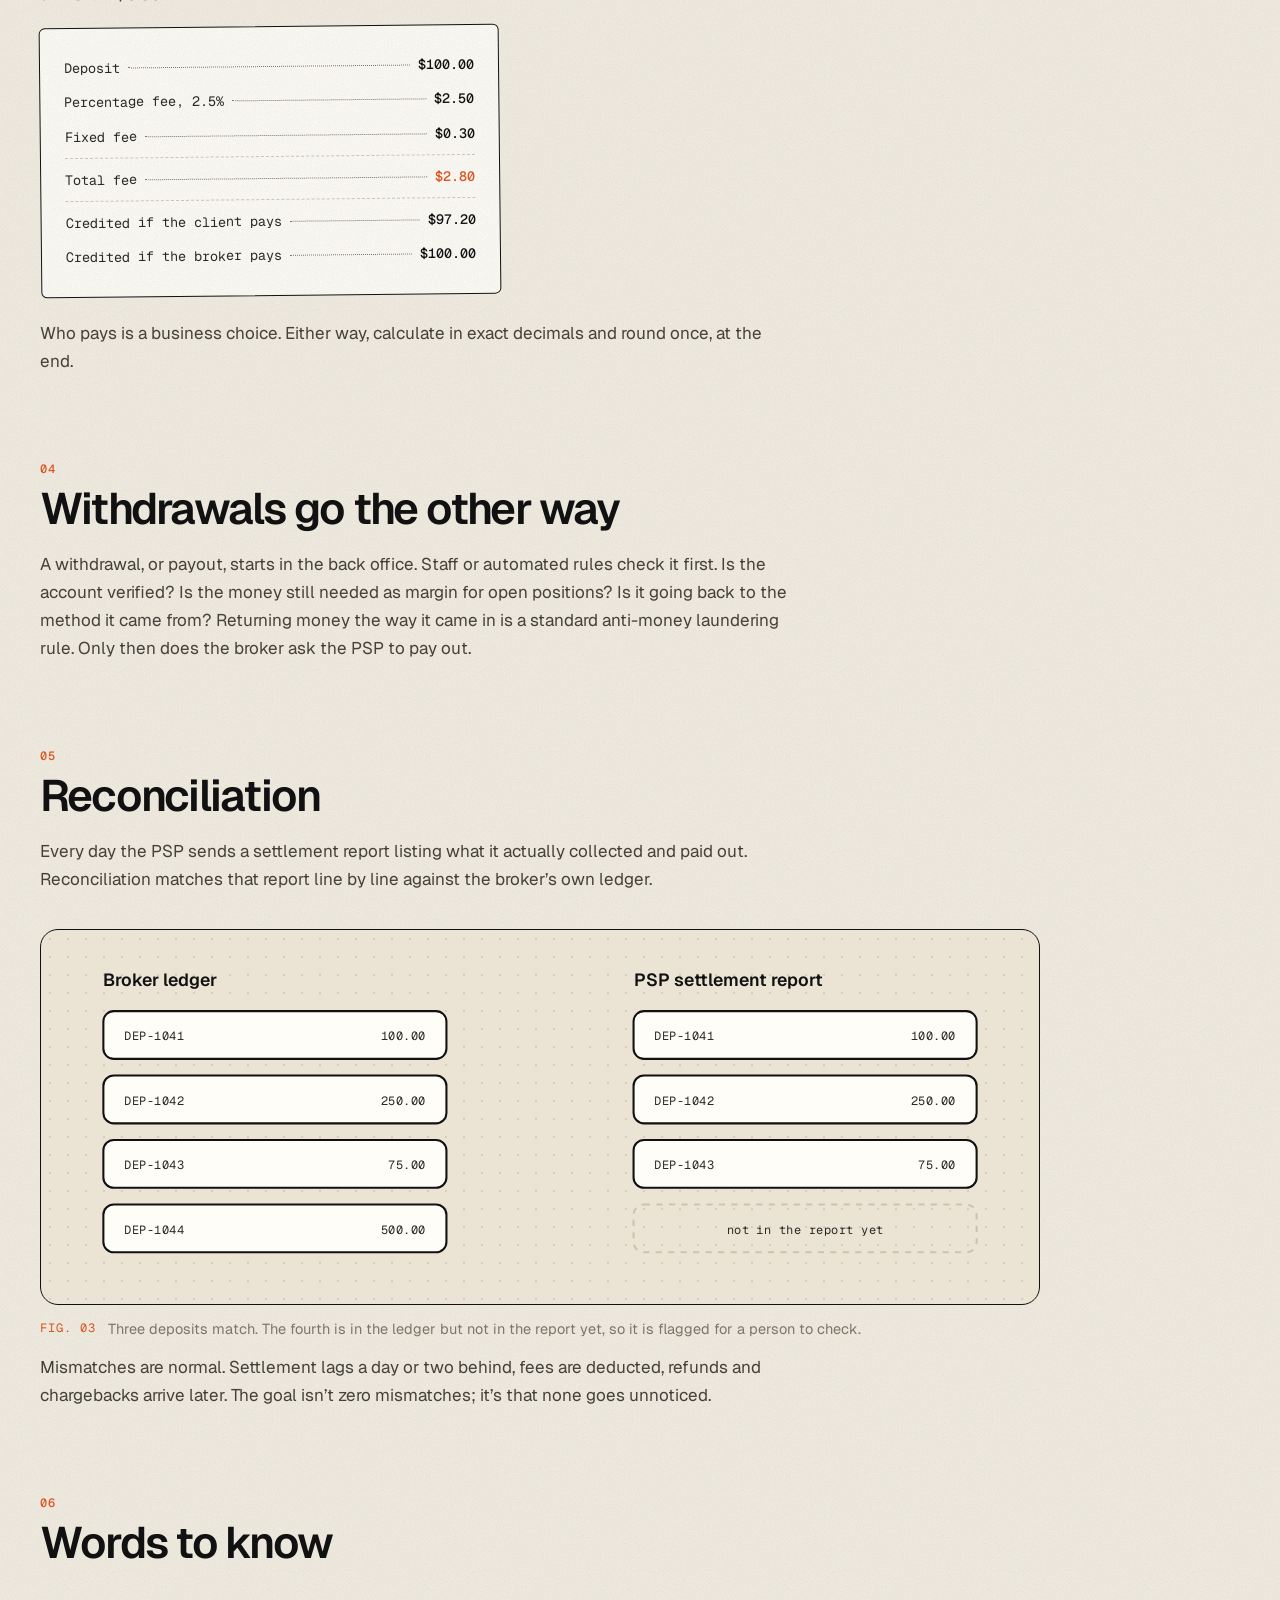
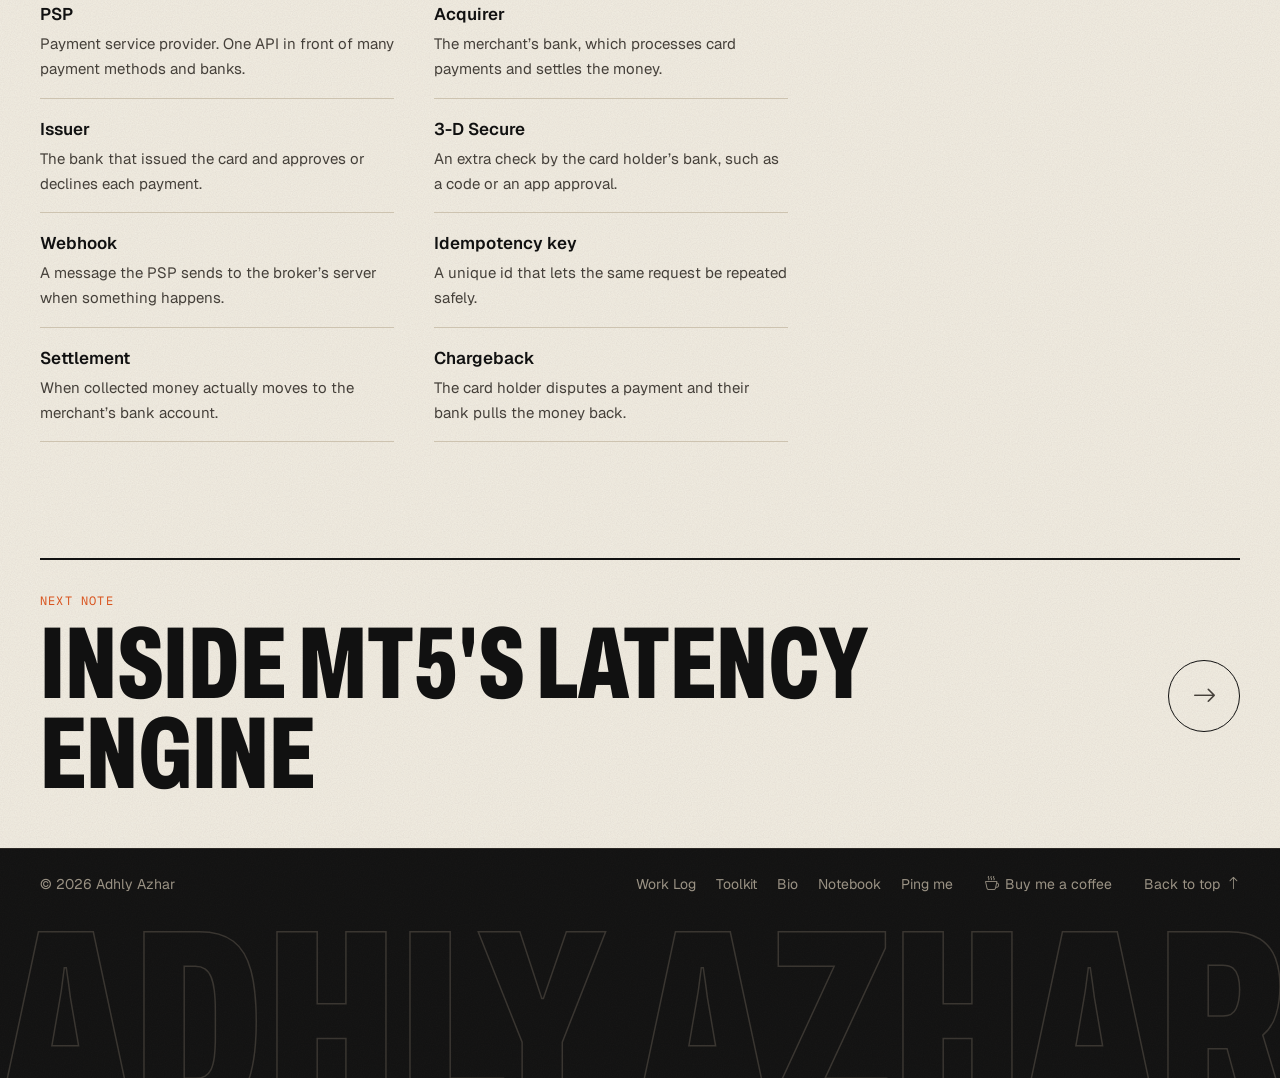
<file: how-payment-providers-work.html>
<!DOCTYPE html>
<html lang="en">

<head>
  <meta charset="utf-8">
  <meta name="viewport" content="width=device-width, initial-scale=1">
  <title>How a payment provider works · Notebook · Adhly Azhar</title>
  <meta name="description" content="When a trader taps Deposit, the money passes through four or five companies in a second or two. A payment service provider, or PSP, hides all of them behind one checkout and one API.">
  <meta name="theme-color" content="#F3EEE3">
  <meta property="og:type" content="article">
  <meta property="og:title" content="How a payment provider works · Notebook · Adhly Azhar">
  <meta property="og:description" content="When a trader taps Deposit, the money passes through four or five companies in a second or two. A payment service provider, or PSP, hides all of them behind one checkout and one API.">
  <meta property="og:image" content="https://azharadhly.github.io/portfolio/assets/img/profile/og-image.jpg">

  <link rel="icon" href="assets/img/favicon-48.png" sizes="48x48" type="image/png">
  <link rel="icon" href="assets/img/favicon-32.png" sizes="32x32" type="image/png">
  <link rel="apple-touch-icon" href="assets/img/apple-touch-icon.png">
  <link rel="preconnect" href="https://fonts.googleapis.com">
  <link rel="preconnect" href="https://fonts.gstatic.com" crossorigin>
  <link href="https://fonts.googleapis.com/css2?family=Archivo:wdth,wght@62..125,400..900&family=Geist:wght@400;500;600;700&family=Geist+Mono:wght@400;500&family=Instrument+Serif:ital@0;1&display=swap" rel="stylesheet">
  <link href="assets/vendor/bootstrap-icons/bootstrap-icons.min.css" rel="stylesheet">
  <link href="assets/css/style.css" rel="stylesheet">
  <script>document.documentElement.classList.add('js');</script>
</head>

<body id="top">
  <a class="skip-link" href="#main">Skip to content</a>

  <header class="site-header">
    <div class="container nav">
      <a class="brand" href="index.html" aria-label="Adhly Azhar, home">
        <span>Adhly Azhar</span>
      </a>

      <nav id="site-menu" class="nav-links" aria-label="Main">
        <a href="index.html#work">Work Log</a>
        <a href="index.html#services">Toolkit</a>
        <a href="index.html#about">Bio</a>
        <a href="notebook.html" class="is-active" aria-current="page">Notebook</a>
        <a href="index.html#contact">Ping me</a>
        <a class="only-mobile" href="assets/resume/adhly-azhar-resume.pdf" download>Download résumé</a>
      </nav>

      <div class="nav-actions">
        <button class="sound-toggle" type="button" data-sound-toggle data-on="Pause music" data-off="Play music"
          aria-pressed="false" aria-label="Background music" title="Play music">
          <span class="eq" aria-hidden="true"><i></i><i></i><i></i><i></i></span>
        </button>
        <a class="btn btn-ink btn-sm" href="index.html#contact">Let’s talk</a>
        <button class="nav-toggle" type="button" aria-expanded="false" aria-controls="site-menu" aria-label="Open menu">
          <i class="bi bi-list" aria-hidden="true"></i><i class="bi bi-x-lg" aria-hidden="true"></i>
        </button>
      </div>
    </div>
  </header>

  <main id="main">
    <div class="container">
      <header class="note-head">
        <a class="back-link" href="notebook.html"><i class="bi bi-arrow-left" aria-hidden="true"></i> Notebook</a>
        <p class="label case-eyebrow"><span>(Note 02)</span>Payments · PSP</p>
        <h1>How a <span>payment provider</span> works</h1>
        <p class="note-lead">When a trader taps Deposit, the money passes through four or five companies in a second or two. A payment service provider, or PSP, hides all of them behind one checkout and one API.</p>
        <dl class="case-meta">
          <div><dt>Reading time</dt><dd>3 min</dd></div>
          <div><dt>Topic</dt><dd>Deposits and payouts</dd></div>
          <div><dt>Diagrams</dt><dd>3, animated</dd></div>
          <div><dt>Updated</dt><dd>Nov 2026</dd></div>
        </dl>
      </header>

      <article class="note-body">

        <div class="prose reveal">
          <h2><span class="h-num">01</span>Who’s in the chain</h2>
          <p>A card payment touches more companies than most people expect.</p>
          <ul>
            <li><strong>Checkout.</strong> The broker’s payment page, often hosted by the PSP so card numbers never touch the broker’s servers.</li>
            <li><strong>PSP.</strong> Collects the payment details and routes them. One integration gives the broker cards, bank transfers and local payment methods.</li>
            <li><strong>Acquirer.</strong> The merchant’s bank. It sends the request into the card network and later pays the money out.</li>
            <li><strong>Card network.</strong> Visa or Mastercard, passing messages between the banks.</li>
            <li><strong>Issuer.</strong> The trader’s bank. It checks the balance and fraud signals, then approves or declines.</li>
          </ul>
          <p>Often the issuer first asks for <strong>3-D Secure</strong>: a one-time code or a tap in the banking app that proves the card holder is really there.</p>
        </div>
        <figure class="fig reveal">
          <div class="fig-stage"><svg class="motion" viewBox="0 0 960 400" role="img" aria-label="A card deposit: the authorization request travels from the trader through checkout, PSP, acquirer and card network to the issuer; the approval comes back; the PSP then sends a webhook to the broker server, which credits the wallet." data-still="9"><text class="d-label is-orange" x="474" y="62" text-anchor="middle">AUTHORIZATION REQUEST</text><path class="d-line" d="M82 80H862"/><path class="d-flow" d="M82 80H862"/><path class="d-line is-ink" d="M82 198H862"/><path class="d-flow is-ink is-reverse" d="M82 198H862"/><text class="d-label " x="474" y="222" text-anchor="middle">APPROVED, IN A SECOND OR TWO</text><path class="d-line" d="M394 198V280"/><path class="d-line" d="M488 318H560"/><g class="d-node is-dark"><rect x="16" y="100" width="132" height="76" rx="14"/><text class="d-title" x="82.0" y="136.0" text-anchor="middle">Trader</text><text class="d-sub" x="82.0" y="155.0" text-anchor="middle">taps Deposit</text></g><g class="d-node "><rect x="172" y="100" width="132" height="76" rx="14"/><text class="d-title" x="238.0" y="136.0" text-anchor="middle">Checkout</text><text class="d-sub" x="238.0" y="155.0" text-anchor="middle">broker page</text></g><g class="d-node is-accent"><rect x="328" y="100" width="132" height="76" rx="14"/><text class="d-title" x="394.0" y="136.0" text-anchor="middle">PSP</text><text class="d-sub" x="394.0" y="155.0" text-anchor="middle">one API</text></g><g class="d-node "><rect x="484" y="100" width="132" height="76" rx="14"/><text class="d-title" x="550.0" y="136.0" text-anchor="middle">Acquirer</text><text class="d-sub" x="550.0" y="155.0" text-anchor="middle">merchant bank</text></g><g class="d-node "><rect x="640" y="100" width="132" height="76" rx="14"/><text class="d-title" x="706.0" y="136.0" text-anchor="middle">Card network</text><text class="d-sub" x="706.0" y="155.0" text-anchor="middle">Visa, Mastercard</text></g><g class="d-node "><rect x="796" y="100" width="132" height="76" rx="14"/><text class="d-title" x="862.0" y="136.0" text-anchor="middle">Issuer</text><text class="d-sub" x="862.0" y="155.0" text-anchor="middle">trader's bank</text></g><circle class="d-dot " r="7" opacity="0"><animateMotion dur="11s" repeatCount="indefinite" calcMode="linear" path="M82 80H862" keyPoints="0;0;1;1" keyTimes="0.0000;0.0273;0.2818;1.0000"/><animate attributeName="opacity" dur="11s" repeatCount="indefinite" values="0;0;1;1;0;0" keyTimes="0.0000;0.0164;0.0273;0.2818;0.2927;1.0000"/></circle><circle class="d-dot is-ink" r="7" opacity="0"><animateMotion dur="11s" repeatCount="indefinite" calcMode="linear" path="M862 198H82" keyPoints="0;0;1;1" keyTimes="0.0000;0.3273;0.5455;1.0000"/><animate attributeName="opacity" dur="11s" repeatCount="indefinite" values="0;0;1;1;0;0" keyTimes="0.0000;0.3164;0.3273;0.5455;0.5564;1.0000"/></circle><circle class="d-dot " r="7" opacity="0"><animateMotion dur="11s" repeatCount="indefinite" calcMode="linear" path="M394 198V280" keyPoints="0;0;1;1" keyTimes="0.0000;0.5727;0.6364;1.0000"/><animate attributeName="opacity" dur="11s" repeatCount="indefinite" values="0;0;1;1;0;0" keyTimes="0.0000;0.5618;0.5727;0.6364;0.6473;1.0000"/></circle><circle class="d-dot " r="7" opacity="0"><animateMotion dur="11s" repeatCount="indefinite" calcMode="linear" path="M488 318H560" keyPoints="0;0;1;1" keyTimes="0.0000;0.6909;0.7364;1.0000"/><animate attributeName="opacity" dur="11s" repeatCount="indefinite" values="0;0;1;1;0;0" keyTimes="0.0000;0.6800;0.6909;0.7364;0.7473;1.0000"/></circle><rect x="12" y="96" width="140" height="84" rx="17" fill="none" stroke="#D9541E" stroke-width="3.5" opacity="0"><animate attributeName="opacity" dur="11s" repeatCount="indefinite" values="0;0;1;1;0;0;1;1;0;0" keyTimes="0.0000;0.0091;0.0273;0.0591;0.0773;0.5273;0.5455;0.5773;0.5955;1.0000"/></rect><rect x="168" y="96" width="140" height="84" rx="17" fill="none" stroke="#D9541E" stroke-width="3.5" opacity="0"><animate attributeName="opacity" dur="11s" repeatCount="indefinite" values="0;0;1;1;0;0;1;1;0;0" keyTimes="0.0000;0.0600;0.0782;0.1100;0.1282;0.4836;0.5018;0.5336;0.5518;1.0000"/></rect><rect x="324" y="96" width="140" height="84" rx="17" fill="none" stroke="#D9541E" stroke-width="3.5" opacity="0"><animate attributeName="opacity" dur="11s" repeatCount="indefinite" values="0;0;1;1;0;0;1;1;0;0" keyTimes="0.0000;0.1109;0.1291;0.1609;0.1791;0.4400;0.4582;0.4900;0.5082;1.0000"/></rect><rect x="480" y="96" width="140" height="84" rx="17" fill="none" stroke="#D9541E" stroke-width="3.5" opacity="0"><animate attributeName="opacity" dur="11s" repeatCount="indefinite" values="0;0;1;1;0;0;1;1;0;0" keyTimes="0.0000;0.1618;0.1800;0.2118;0.2300;0.3964;0.4145;0.4464;0.4645;1.0000"/></rect><rect x="636" y="96" width="140" height="84" rx="17" fill="none" stroke="#D9541E" stroke-width="3.5" opacity="0"><animate attributeName="opacity" dur="11s" repeatCount="indefinite" values="0;0;1;1;0;0;1;1;0;0" keyTimes="0.0000;0.2127;0.2309;0.2627;0.2809;0.3527;0.3709;0.4027;0.4209;1.0000"/></rect><rect x="792" y="96" width="140" height="84" rx="17" fill="none" stroke="#D9541E" stroke-width="3.5" opacity="0"><animate attributeName="opacity" dur="11s" repeatCount="indefinite" values="0;0;1;0;1;1;0;1;0;0" keyTimes="0.0000;0.2636;0.2818;0.3091;0.3136;0.3273;0.3318;0.3591;0.3773;1.0000"/></rect><g class="d-node "><rect x="300" y="280" width="188" height="76" rx="14"/><text class="d-title" x="394.0" y="316.0" text-anchor="middle">Broker server</text><text class="d-sub" x="394.0" y="335.0" text-anchor="middle">checks the signature</text></g><g class="d-node "><rect x="560" y="280" width="170" height="76" rx="14"/><text class="d-title" x="645.0" y="316.0" text-anchor="middle">Wallet</text><text class="d-sub" x="645.0" y="335.0" text-anchor="middle">&#160;</text></g><rect x="296" y="276" width="196" height="84" rx="17" fill="none" stroke="#D9541E" stroke-width="3.5" opacity="0"><animate attributeName="opacity" dur="11s" repeatCount="indefinite" values="0;0;1;1;0;0" keyTimes="0.0000;0.6273;0.6455;0.7000;0.7182;1.0000"/></rect><rect x="556" y="276" width="178" height="84" rx="17" fill="none" stroke="#D9541E" stroke-width="3.5" opacity="0"><animate attributeName="opacity" dur="11s" repeatCount="indefinite" values="0;0;1;1;0;0" keyTimes="0.0000;0.7364;0.7545;0.9545;0.9727;1.0000"/></rect><g class="d-tag"><rect x="338.2" y="236" width="111.60000000000001" height="21" rx="10.5"/><text class="d-label" x="394.0" y="251" text-anchor="middle">webhook: paid</text></g><text class="d-label " x="645" y="338" text-anchor="middle" opacity="0">$0.00<animate attributeName="opacity" dur="11s" repeatCount="indefinite" values="0;0;1;1;0;0" keyTimes="0.0000;0.0001;0.0182;0.7364;0.7545;1.0000"/></text><text class="d-label is-orange" x="645" y="338" text-anchor="middle" opacity="0">$100.00<animate attributeName="opacity" dur="11s" repeatCount="indefinite" values="0;0;1;1;0;0" keyTimes="0.0000;0.7409;0.7591;0.9636;0.9818;1.0000"/></text><circle class="d-dot" cx="780" cy="386" r="6"/><text class="d-legend" x="796" y="390">request</text><circle class="d-dot is-ink" cx="859" cy="386" r="6"/><text class="d-legend" x="875" y="390">answer</text></svg></div>
          <figcaption><span class="fig-num">Fig. 01</span><span>The authorization request (orange) goes out to the issuer and the answer (black) comes back. Then the PSP sends a webhook to the broker’s server, which credits the wallet.<span class="fig-hint">Swipe sideways to see the whole diagram.</span></span></figcaption>
        </figure>

        <div class="prose reveal">
          <h2><span class="h-num">02</span>Callbacks, not answers</h2>
          <p>The redirect back to the broker after paying is not proof of payment. The trader can close the tab, and a redirect can be faked. The real answer arrives separately as a <strong>webhook</strong>: the PSP calls the broker’s server directly with the result, signed so it can’t be forged.</p>
          <p>Webhooks are delivered at least once, which sometimes means more than once. A network blip makes the PSP retry, and the same event can arrive twice.</p>
        </div>
        <figure class="fig reveal">
          <div class="fig-stage"><svg class="motion" viewBox="0 0 960 300" role="img" aria-label="A webhook delivered three times: the first attempt times out, the second credits 100 dollars, the third carries the same event id and is ignored, so the balance stays at 100 dollars." data-still="9.2"><path class="d-line is-ink" d="M210 165H700"/><g class="d-node is-accent"><rect x="40" y="127" width="170" height="76" rx="14"/><text class="d-title" x="125.0" y="163.0" text-anchor="middle">PSP</text><text class="d-sub" x="125.0" y="182.0" text-anchor="middle">sends the result</text></g><g class="d-node "><rect x="700" y="127" width="220" height="76" rx="14"/><text class="d-title" x="810.0" y="163.0" text-anchor="middle">Broker server</text><text class="d-sub" x="810.0" y="182.0" text-anchor="middle">remembers event ids</text></g><circle class="d-dot " r="7" opacity="0"><animateMotion dur="11s" repeatCount="indefinite" calcMode="linear" path="M210 165H455" keyPoints="0;0;1;1" keyTimes="0.0000;0.0364;0.1636;1.0000"/><animate attributeName="opacity" dur="11s" repeatCount="indefinite" values="0;0;1;1;0;0" keyTimes="0.0000;0.0255;0.0364;0.1636;0.1745;1.0000"/></circle><text class="d-big is-orange" x="455" y="172" text-anchor="middle" opacity="0">✕<animate attributeName="opacity" dur="11s" repeatCount="indefinite" values="0;0;1;1;0;0" keyTimes="0.0000;0.1727;0.1909;0.2727;0.2909;1.0000"/></text><text class="d-label " x="455" y="112" text-anchor="middle" opacity="0">timeout<animate attributeName="opacity" dur="11s" repeatCount="indefinite" values="0;0;1;1;0;0" keyTimes="0.0000;0.1727;0.1909;0.2727;0.2909;1.0000"/></text><circle class="d-dot " r="7" opacity="0"><animateMotion dur="11s" repeatCount="indefinite" calcMode="linear" path="M210 165H700" keyPoints="0;0;1;1" keyTimes="0.0000;0.3091;0.4909;1.0000"/><animate attributeName="opacity" dur="11s" repeatCount="indefinite" values="0;0;1;1;0;0" keyTimes="0.0000;0.2982;0.3091;0.4909;0.5018;1.0000"/></circle><rect x="696" y="123" width="228" height="84" rx="17" fill="none" stroke="#D9541E" stroke-width="3.5" opacity="0"><animate attributeName="opacity" dur="11s" repeatCount="indefinite" values="0;0;1;1;0;0" keyTimes="0.0000;0.4818;0.5000;0.5636;0.5818;1.0000"/></rect><text class="d-label is-orange" x="810" y="240" text-anchor="middle" opacity="0">event 7f3a: credit $100<animate attributeName="opacity" dur="11s" repeatCount="indefinite" values="0;0;1;1;0;0" keyTimes="0.0000;0.4909;0.5091;0.9455;0.9636;1.0000"/></text><circle class="d-dot is-ink" r="7" opacity="0"><animateMotion dur="11s" repeatCount="indefinite" calcMode="linear" path="M210 165H700" keyPoints="0;0;1;1" keyTimes="0.0000;0.6000;0.7818;1.0000"/><animate attributeName="opacity" dur="11s" repeatCount="indefinite" values="0;0;1;1;0;0" keyTimes="0.0000;0.5891;0.6000;0.7818;0.7927;1.0000"/></circle><rect x="696" y="123" width="228" height="84" rx="17" fill="none" stroke="#D9541E" stroke-width="3.5" opacity="0"><animate attributeName="opacity" dur="11s" repeatCount="indefinite" values="0;0;1;1;0;0" keyTimes="0.0000;0.7727;0.7909;0.8364;0.8545;1.0000"/></rect><text class="d-label " x="810" y="264" text-anchor="middle" opacity="0">event 7f3a again: ignored<animate attributeName="opacity" dur="11s" repeatCount="indefinite" values="0;0;1;1;0;0" keyTimes="0.0000;0.7909;0.8091;0.9455;0.9636;1.0000"/></text><text class="d-label " x="300" y="150" text-anchor="middle" opacity="0">attempt 1<animate attributeName="opacity" dur="11s" repeatCount="indefinite" values="0;0;1;1;0;0" keyTimes="0.0000;0.0182;0.0364;0.2727;0.2909;1.0000"/></text><text class="d-label " x="300" y="150" text-anchor="middle" opacity="0">attempt 2<animate attributeName="opacity" dur="11s" repeatCount="indefinite" values="0;0;1;1;0;0" keyTimes="0.0000;0.2909;0.3091;0.5636;0.5818;1.0000"/></text><text class="d-label " x="300" y="150" text-anchor="middle" opacity="0">attempt 3<animate attributeName="opacity" dur="11s" repeatCount="indefinite" values="0;0;1;1;0;0" keyTimes="0.0000;0.5818;0.6000;0.8727;0.8909;1.0000"/></text><text class="d-label " x="810" y="96" text-anchor="middle" opacity="0">balance $0.00<animate attributeName="opacity" dur="11s" repeatCount="indefinite" values="0;0;1;1;0;0" keyTimes="0.0000;0.0001;0.0182;0.4909;0.5091;1.0000"/></text><text class="d-label is-orange" x="810" y="96" text-anchor="middle" opacity="0">balance $100.00<animate attributeName="opacity" dur="11s" repeatCount="indefinite" values="0;0;1;1;0;0" keyTimes="0.0000;0.4955;0.5136;0.9636;0.9818;1.0000"/></text></svg></div>
          <figcaption><span class="fig-num">Fig. 02</span><span>Attempt 1 times out, attempt 2 credits $100 and attempt 3 is a duplicate. The server remembers each event id, so the balance stays at $100.<span class="fig-hint">Swipe sideways to see the whole diagram.</span></span></figcaption>
        </figure>

        <div class="prose reveal">
          <p>Two habits make this safe:</p>
          <ul>
            <li><strong>Idempotency.</strong> Every event has a unique id. Save it in the same database transaction as the credit, and ignore any id you’ve already seen.</li>
            <li><strong>Status sync.</strong> If a callback never comes, ask the PSP. A scheduled job checks payments stuck in pending and settles them either way.</li>
          </ul>

          <h2><span class="h-num">03</span>Fees, worked out</h2>
          <p>PSPs usually charge a percentage plus a fixed amount per transaction. For a 100 dollar deposit at 2.5% + $0.30:</p>
          <div class="fee-slip" aria-label="Fee example">
            <div><span>Deposit</span><i></i><b>$100.00</b></div>
            <div><span>Percentage fee, 2.5%</span><i></i><b>$2.50</b></div>
            <div><span>Fixed fee</span><i></i><b>$0.30</b></div>
            <div class="is-total"><span>Total fee</span><i></i><b>$2.80</b></div>
            <div><span>Credited if the client pays</span><i></i><b>$97.20</b></div>
            <div><span>Credited if the broker pays</span><i></i><b>$100.00</b></div>
          </div>
          <p>Who pays is a business choice. Either way, calculate in exact decimals and round once, at the end.</p>

          <h2><span class="h-num">04</span>Withdrawals go the other way</h2>
          <p>A withdrawal, or payout, starts in the back office. Staff or automated rules check it first. Is the account verified? Is the money still needed as margin for open positions? Is it going back to the method it came from? Returning money the way it came in is a standard anti-money laundering rule. Only then does the broker ask the PSP to pay out.</p>

          <h2><span class="h-num">05</span>Reconciliation</h2>
          <p>Every day the PSP sends a settlement report listing what it actually collected and paid out. Reconciliation matches that report line by line against the broker’s own ledger.</p>
        </div>
        <figure class="fig reveal">
          <div class="fig-stage"><svg class="motion" viewBox="0 0 960 360" role="img" aria-label="Reconciliation: three deposits in the broker ledger match the PSP settlement report; the fourth is missing from the report and is flagged for review." data-still="6"><text class="d-title" x="60" y="54">Broker ledger</text><text class="d-title" x="570" y="54">PSP settlement report</text><g class="d-node"><rect x="60" y="78" width="330" height="46" rx="10"/></g><text class="d-label" x="80" y="106">DEP-1041</text><text class="d-label" x="370" y="106" text-anchor="end">100.00</text><g class="d-node"><rect x="570" y="78" width="330" height="46" rx="10"/></g><text class="d-label" x="590" y="106">DEP-1041</text><text class="d-label" x="880" y="106" text-anchor="end">100.00</text><path d="M390 101H570" fill="none" stroke="#111111" stroke-width="2" pathLength="1" stroke-dasharray="1" stroke-dashoffset="1"><animate attributeName="stroke-dashoffset" dur="9s" repeatCount="indefinite" values="1;1;0;0;1" keyTimes="0;0.0667;0.1333;0.9333;1"/></path><circle cx="480" cy="101" r="12" fill="#111111" opacity="0"><animate attributeName="opacity" dur="9s" repeatCount="indefinite" values="0;0;1;1;0;0" keyTimes="0.0000;0.1333;0.1500;0.9333;0.9500;1.0000"/></circle><path d="M474 101l4 4 8-8" fill="none" stroke="#F3EEE3" stroke-width="2.4" stroke-linecap="round" opacity="0"><animate attributeName="opacity" dur="9s" repeatCount="indefinite" values="0;0;1;1;0;0" keyTimes="0.0000;0.1333;0.1500;0.9333;0.9500;1.0000"/></path><g class="d-node"><rect x="60" y="140" width="330" height="46" rx="10"/></g><text class="d-label" x="80" y="168">DEP-1042</text><text class="d-label" x="370" y="168" text-anchor="end">250.00</text><g class="d-node"><rect x="570" y="140" width="330" height="46" rx="10"/></g><text class="d-label" x="590" y="168">DEP-1042</text><text class="d-label" x="880" y="168" text-anchor="end">250.00</text><path d="M390 163H570" fill="none" stroke="#111111" stroke-width="2" pathLength="1" stroke-dasharray="1" stroke-dashoffset="1"><animate attributeName="stroke-dashoffset" dur="9s" repeatCount="indefinite" values="1;1;0;0;1" keyTimes="0;0.1889;0.2556;0.9333;1"/></path><circle cx="480" cy="163" r="12" fill="#111111" opacity="0"><animate attributeName="opacity" dur="9s" repeatCount="indefinite" values="0;0;1;1;0;0" keyTimes="0.0000;0.2556;0.2722;0.9333;0.9500;1.0000"/></circle><path d="M474 163l4 4 8-8" fill="none" stroke="#F3EEE3" stroke-width="2.4" stroke-linecap="round" opacity="0"><animate attributeName="opacity" dur="9s" repeatCount="indefinite" values="0;0;1;1;0;0" keyTimes="0.0000;0.2556;0.2722;0.9333;0.9500;1.0000"/></path><g class="d-node"><rect x="60" y="202" width="330" height="46" rx="10"/></g><text class="d-label" x="80" y="230">DEP-1043</text><text class="d-label" x="370" y="230" text-anchor="end">75.00</text><g class="d-node"><rect x="570" y="202" width="330" height="46" rx="10"/></g><text class="d-label" x="590" y="230">DEP-1043</text><text class="d-label" x="880" y="230" text-anchor="end">75.00</text><path d="M390 225H570" fill="none" stroke="#111111" stroke-width="2" pathLength="1" stroke-dasharray="1" stroke-dashoffset="1"><animate attributeName="stroke-dashoffset" dur="9s" repeatCount="indefinite" values="1;1;0;0;1" keyTimes="0;0.3111;0.3778;0.9333;1"/></path><circle cx="480" cy="225" r="12" fill="#111111" opacity="0"><animate attributeName="opacity" dur="9s" repeatCount="indefinite" values="0;0;1;1;0;0" keyTimes="0.0000;0.3778;0.3944;0.9333;0.9500;1.0000"/></circle><path d="M474 225l4 4 8-8" fill="none" stroke="#F3EEE3" stroke-width="2.4" stroke-linecap="round" opacity="0"><animate attributeName="opacity" dur="9s" repeatCount="indefinite" values="0;0;1;1;0;0" keyTimes="0.0000;0.3778;0.3944;0.9333;0.9500;1.0000"/></path><g class="d-node"><rect x="60" y="264" width="330" height="46" rx="10"/></g><text class="d-label" x="80" y="292">DEP-1044</text><text class="d-label" x="370" y="292" text-anchor="end">500.00</text><rect x="570" y="264" width="330" height="46" rx="10" fill="none" stroke="#cdc3b0" stroke-width="2" stroke-dasharray="6 6"/><text class="d-label" x="735" y="292" text-anchor="middle">not in the report yet</text><circle cx="480" cy="287" r="14" fill="#D9541E" opacity="0"><animate attributeName="opacity" dur="9s" repeatCount="indefinite" values="0;0;1;1;0;0" keyTimes="0.0000;0.4556;0.4722;0.9333;0.9500;1.0000"/></circle><text x="480" y="293" text-anchor="middle" font-family="Geist, sans-serif" font-weight="700" font-size="17" fill="#FFFDF8" opacity="0">!<animate attributeName="opacity" dur="9s" repeatCount="indefinite" values="0;0;1;1;0;0" keyTimes="0.0000;0.4556;0.4722;0.9333;0.9500;1.0000"/></text><text class="d-label is-orange" x="480" y="328" text-anchor="middle" opacity="0">flag for review<animate attributeName="opacity" dur="9s" repeatCount="indefinite" values="0;0;1;1;0;0" keyTimes="0.0000;0.4778;0.5000;0.9333;0.9556;1.0000"/></text></svg></div>
          <figcaption><span class="fig-num">Fig. 03</span><span>Three deposits match. The fourth is in the ledger but not in the report yet, so it is flagged for a person to check.<span class="fig-hint">Swipe sideways to see the whole diagram.</span></span></figcaption>
        </figure>

        <div class="prose reveal">
          <p>Mismatches are normal. Settlement lags a day or two behind, fees are deducted, refunds and chargebacks arrive later. The goal isn’t zero mismatches; it’s that none goes unnoticed.</p>

          <h2><span class="h-num">06</span>Words to know</h2>
          <dl class="glossary">
            <div><dt>PSP</dt><dd>Payment service provider. One API in front of many payment methods and banks.</dd></div>
            <div><dt>Acquirer</dt><dd>The merchant’s bank, which processes card payments and settles the money.</dd></div>
            <div><dt>Issuer</dt><dd>The bank that issued the card and approves or declines each payment.</dd></div>
            <div><dt>3-D Secure</dt><dd>An extra check by the card holder’s bank, such as a code or an app approval.</dd></div>
            <div><dt>Webhook</dt><dd>A message the PSP sends to the broker’s server when something happens.</dd></div>
            <div><dt>Idempotency key</dt><dd>A unique id that lets the same request be repeated safely.</dd></div>
            <div><dt>Settlement</dt><dd>When collected money actually moves to the merchant’s bank account.</dd></div>
            <div><dt>Chargeback</dt><dd>The card holder disputes a payment and their bank pulls the money back.</dd></div>
          </dl>
        </div>

      </article>

      <nav class="case-next" aria-label="Next note">
        <a href="mt5-latency-engine.html">
          <span><small>Next note</small><strong>Inside MT5's latency engine</strong></span>
          <span class="work-arrow" aria-hidden="true"><i class="bi bi-arrow-right"></i></span>
        </a>
      </nav>
    </div>
  </main>

  <footer class="site-footer">
    <div class="container footer-inner">
      <p>© <span data-year>2026</span> Adhly Azhar</p>
      <nav aria-label="Footer">
        <a href="index.html#work">Work Log</a>
        <a href="index.html#services">Toolkit</a>
        <a href="index.html#about">Bio</a>
        <a href="notebook.html">Notebook</a>
        <a href="index.html#contact">Ping me</a>
      </nav>
      <a class="footer-kofi" href="https://ko-fi.com/adhlyazhar" target="_blank" rel="noopener"><i class="bi bi-cup-hot" aria-hidden="true"></i> Buy me a coffee</a>
      <a class="to-top" href="#top">Back to top <i class="bi bi-arrow-up" aria-hidden="true"></i></a>
    </div>
    <div class="footer-mast" aria-hidden="true">Adhly Azhar</div>
  </footer>

  <script src="assets/js/site.js" defer></script>
  <script src="assets/js/sound.js" defer></script>
</body>

</html>
</file>
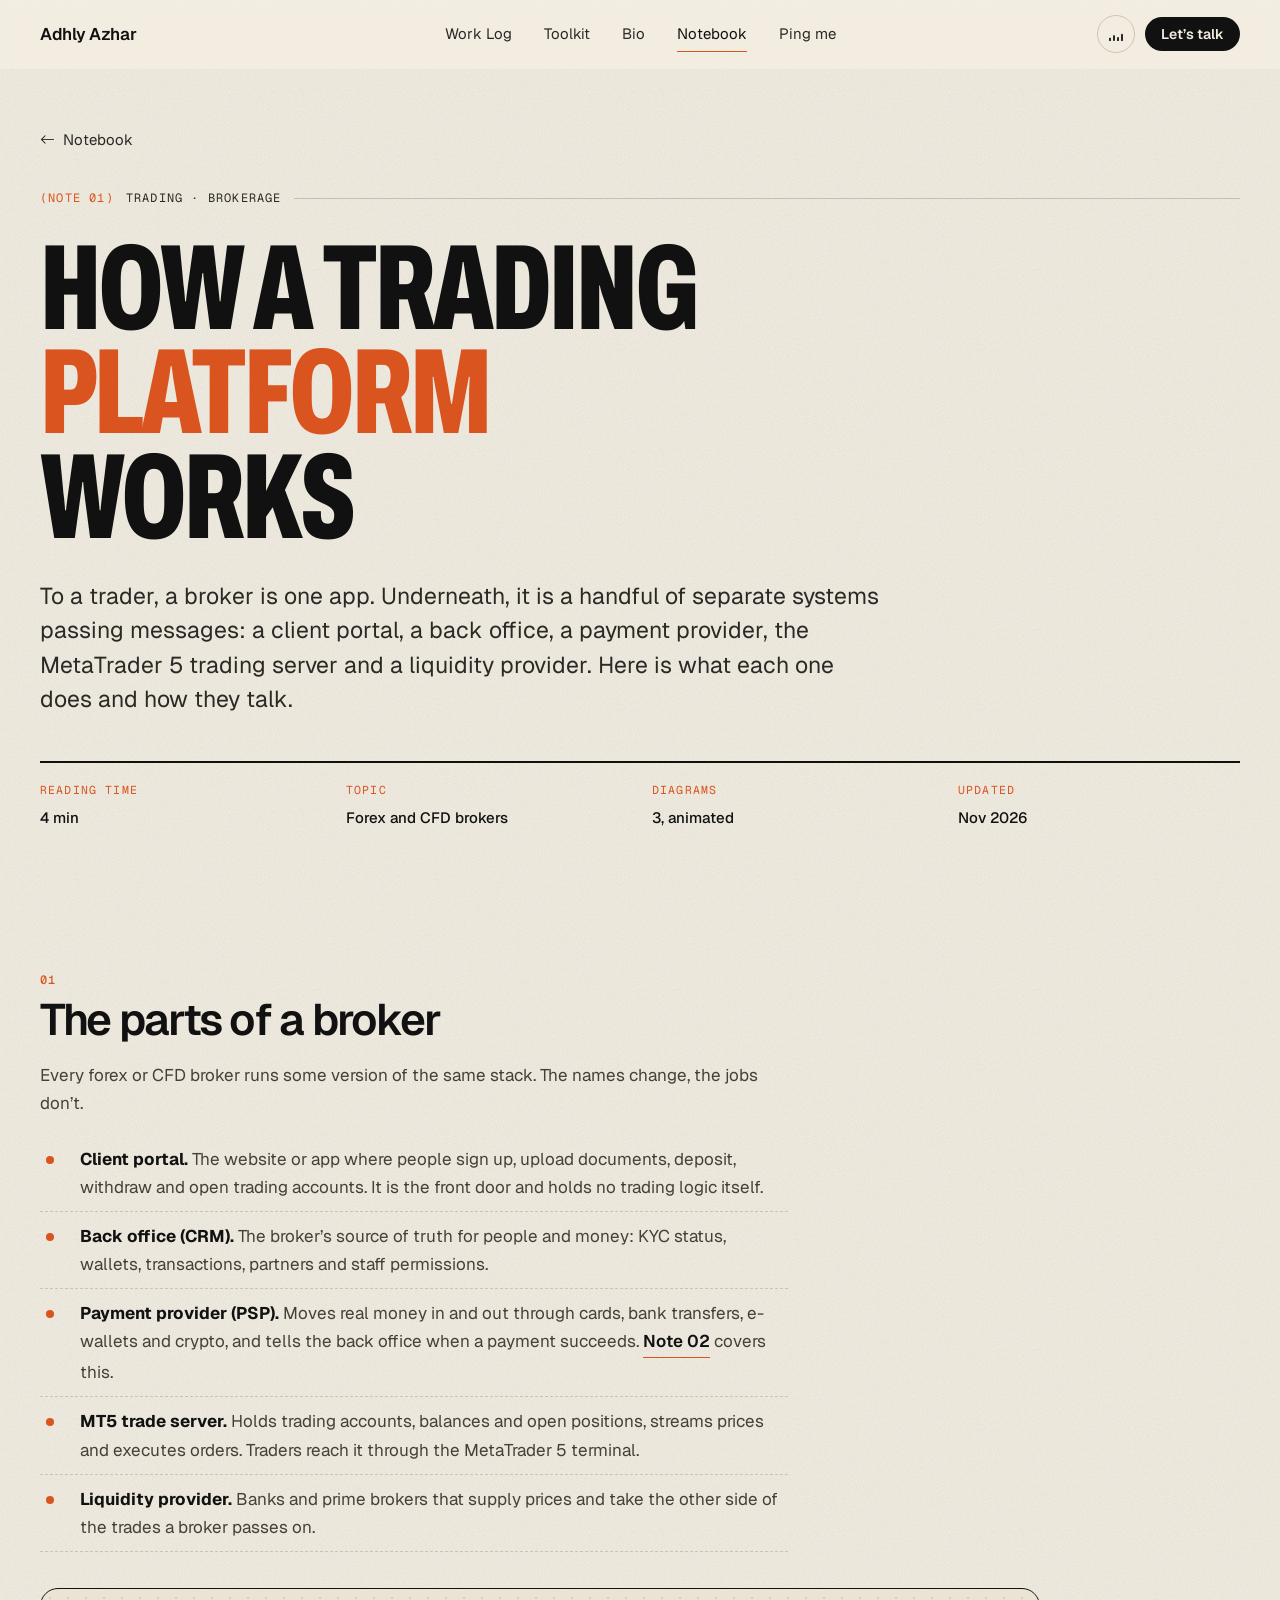
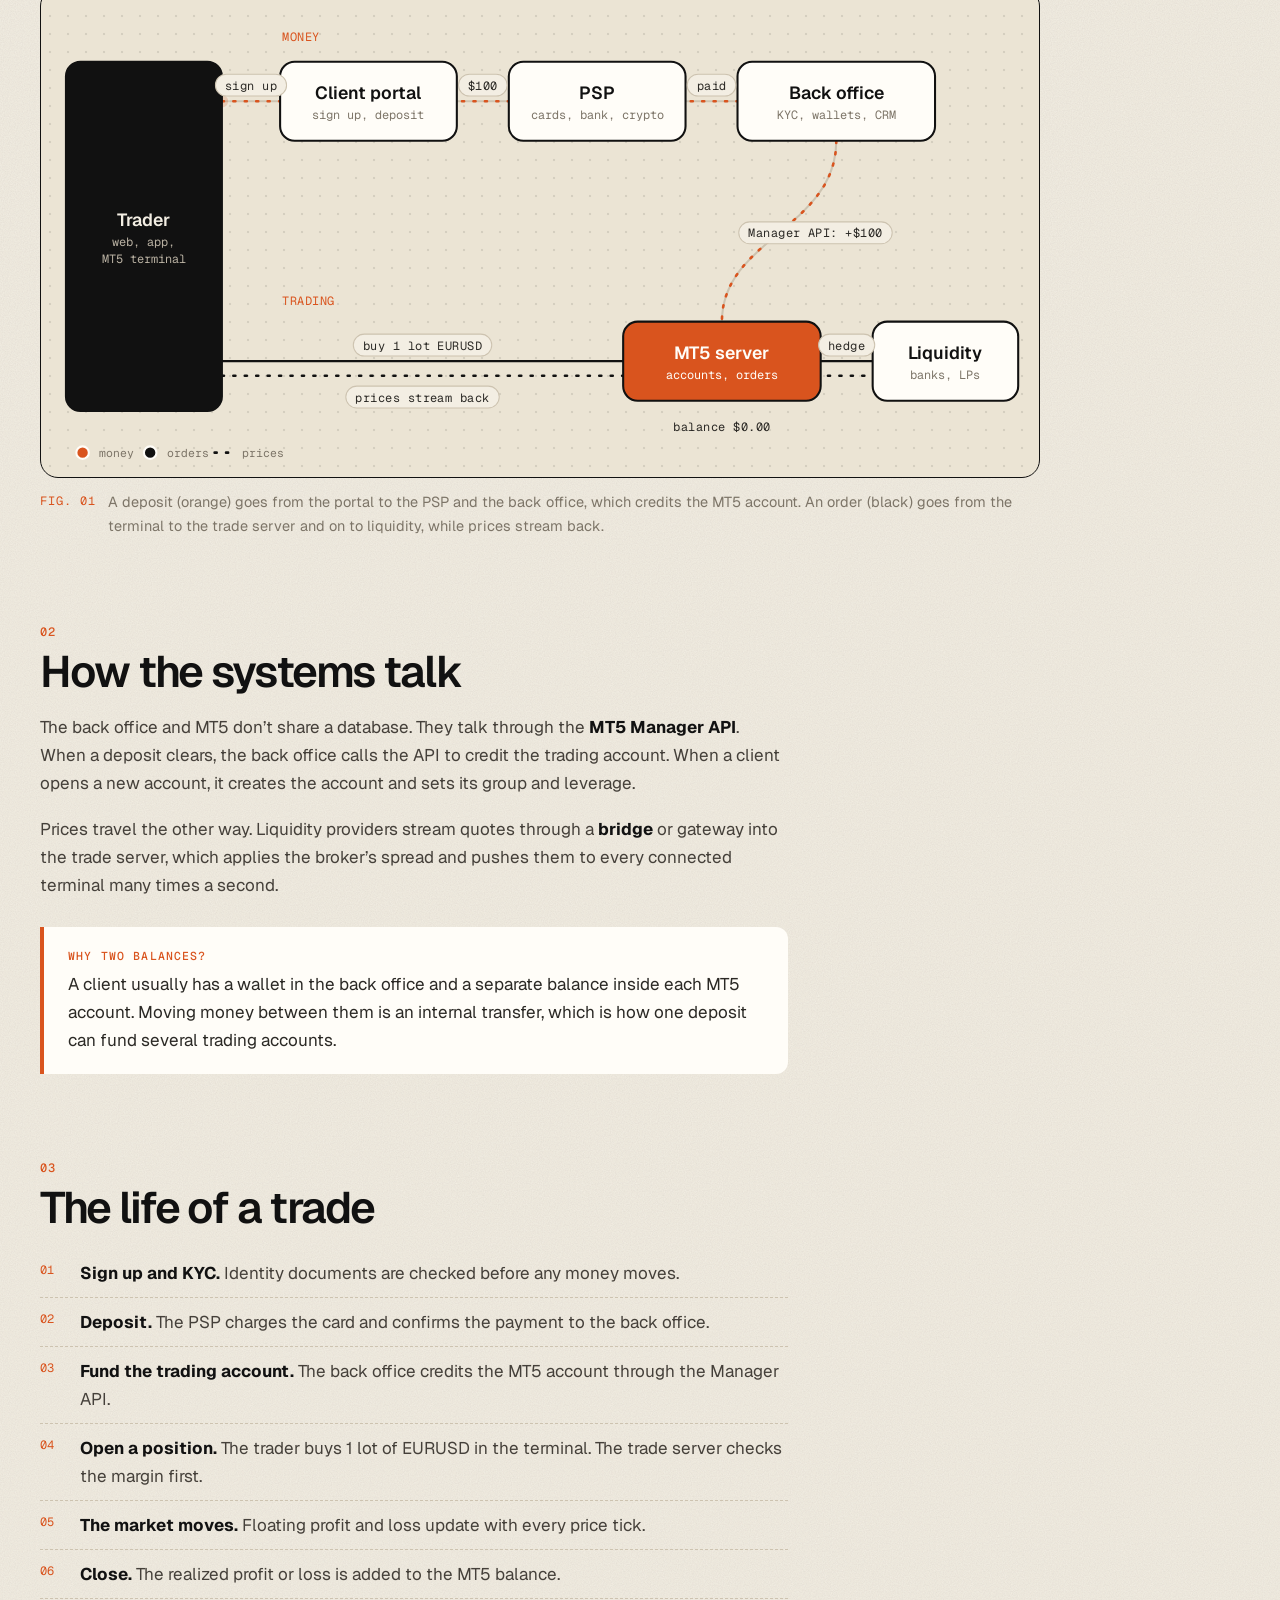
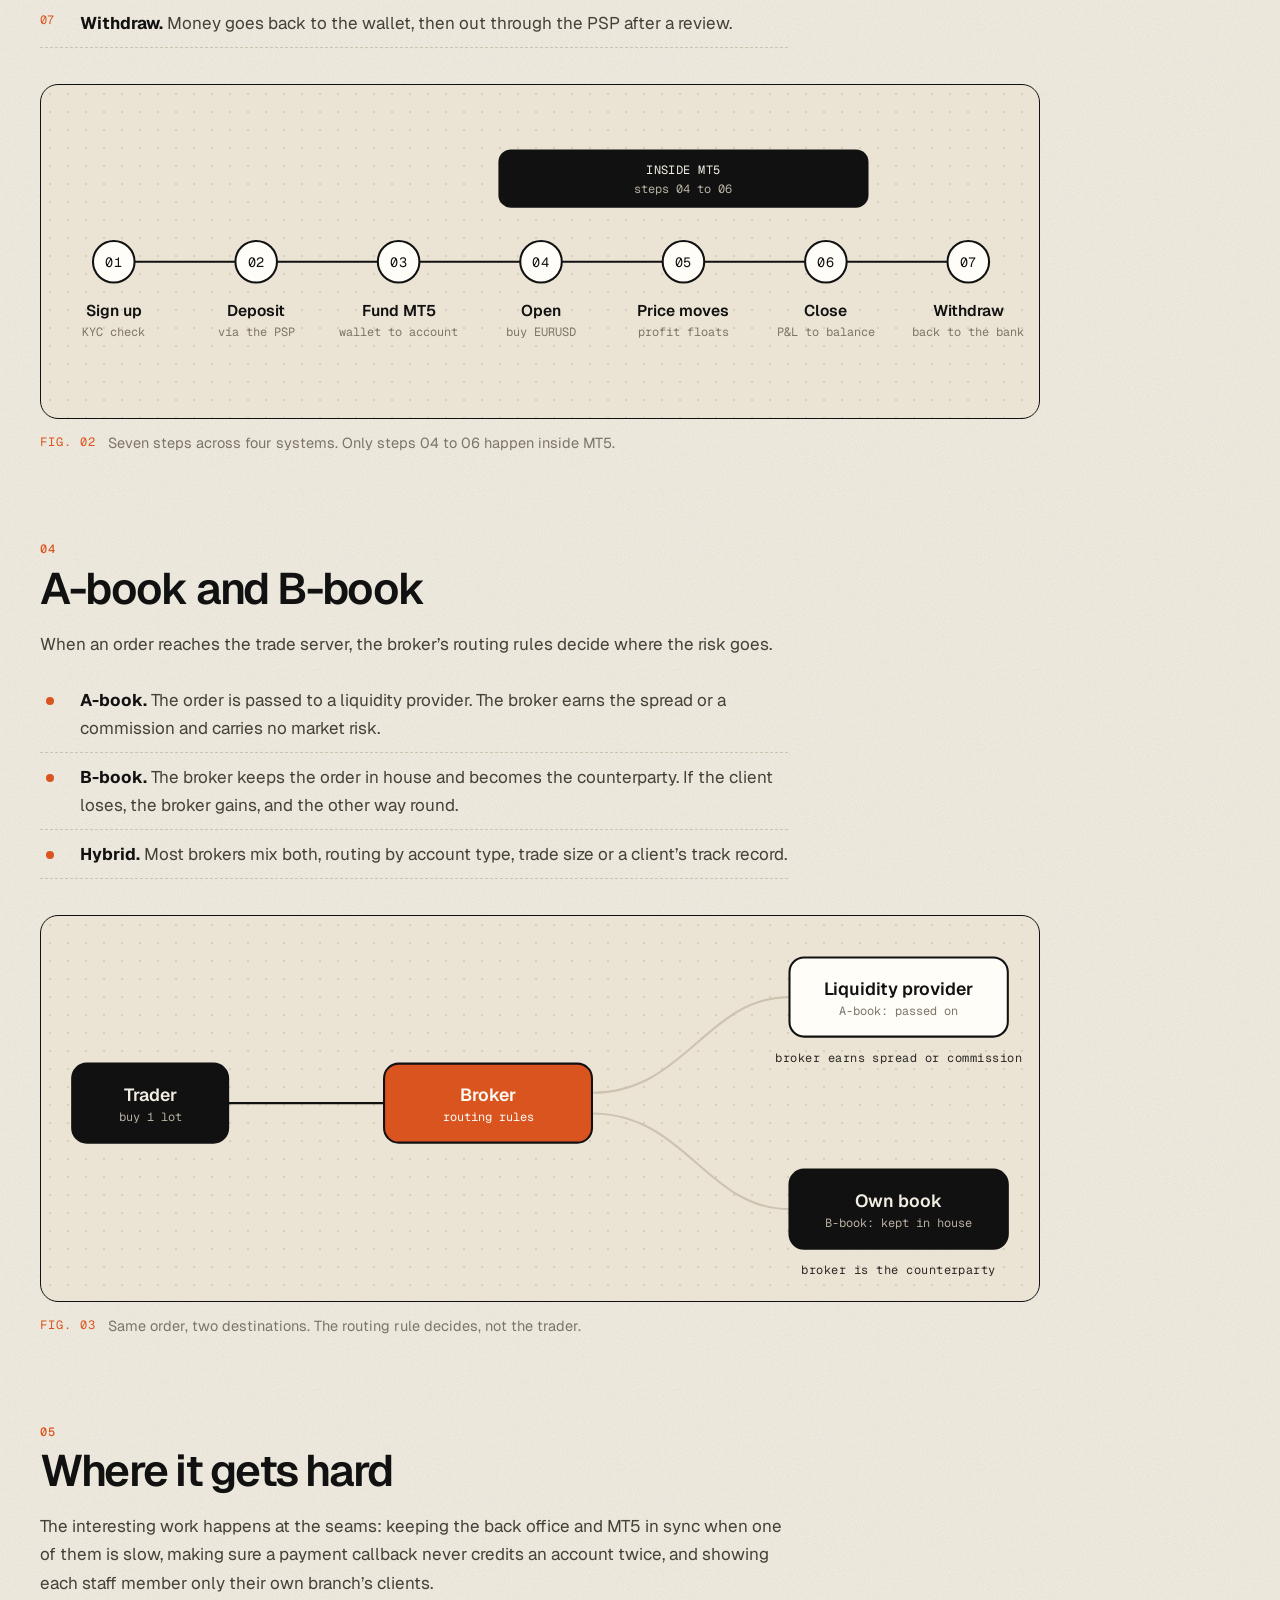
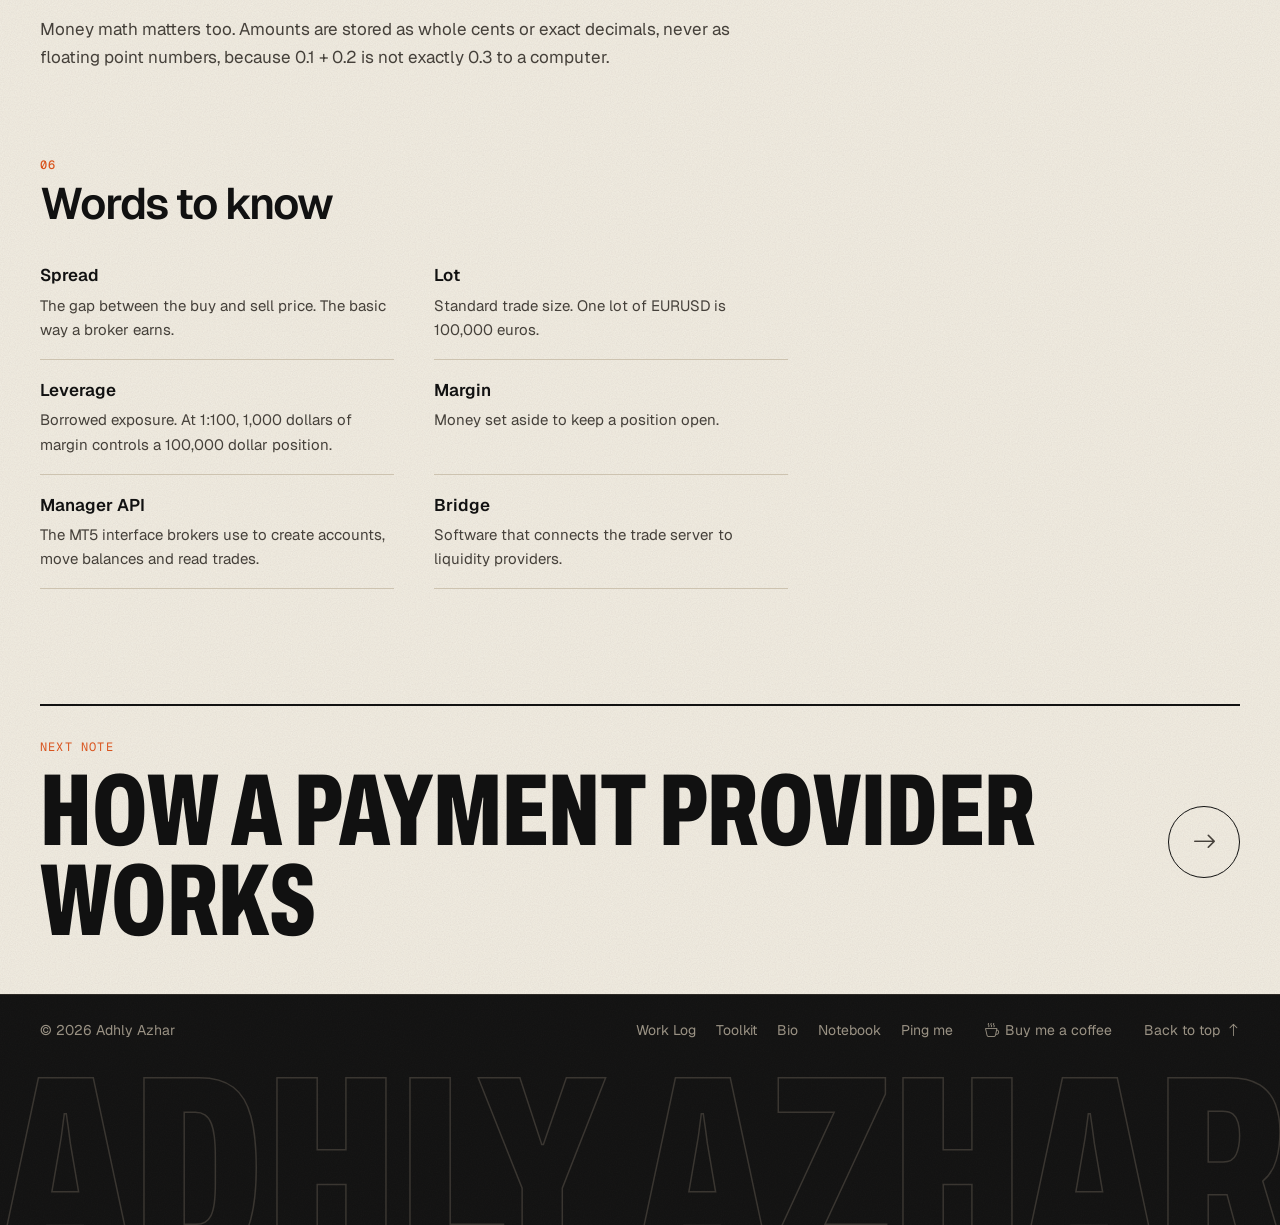
<file: how-trading-platforms-work.html>
<!DOCTYPE html>
<html lang="en">

<head>
  <meta charset="utf-8">
  <meta name="viewport" content="width=device-width, initial-scale=1">
  <title>How a trading platform works · Notebook · Adhly Azhar</title>
  <meta name="description" content="To a trader, a broker is one app. Underneath, it is a handful of separate systems passing messages: a client portal, a back office, a payment provider, the MetaTrader 5 trading server and a liquidity provider. Here is what each one does and how they talk.">
  <meta name="theme-color" content="#F3EEE3">
  <meta property="og:type" content="article">
  <meta property="og:title" content="How a trading platform works · Notebook · Adhly Azhar">
  <meta property="og:description" content="To a trader, a broker is one app. Underneath, it is a handful of separate systems passing messages: a client portal, a back office, a payment provider, the MetaTrader 5 trading server and a liquidity provider. Here is what each one does and how they talk.">
  <meta property="og:image" content="https://azharadhly.github.io/portfolio/assets/img/profile/og-image.jpg">

  <link rel="icon" href="assets/img/favicon-48.png" sizes="48x48" type="image/png">
  <link rel="icon" href="assets/img/favicon-32.png" sizes="32x32" type="image/png">
  <link rel="apple-touch-icon" href="assets/img/apple-touch-icon.png">
  <link rel="preconnect" href="https://fonts.googleapis.com">
  <link rel="preconnect" href="https://fonts.gstatic.com" crossorigin>
  <link href="https://fonts.googleapis.com/css2?family=Archivo:wdth,wght@62..125,400..900&family=Geist:wght@400;500;600;700&family=Geist+Mono:wght@400;500&family=Instrument+Serif:ital@0;1&display=swap" rel="stylesheet">
  <link href="assets/vendor/bootstrap-icons/bootstrap-icons.min.css" rel="stylesheet">
  <link href="assets/css/style.css" rel="stylesheet">
  <script>document.documentElement.classList.add('js');</script>
</head>

<body id="top">
  <a class="skip-link" href="#main">Skip to content</a>

  <header class="site-header">
    <div class="container nav">
      <a class="brand" href="index.html" aria-label="Adhly Azhar, home">
        <span>Adhly Azhar</span>
      </a>

      <nav id="site-menu" class="nav-links" aria-label="Main">
        <a href="index.html#work">Work Log</a>
        <a href="index.html#services">Toolkit</a>
        <a href="index.html#about">Bio</a>
        <a href="notebook.html" class="is-active" aria-current="page">Notebook</a>
        <a href="index.html#contact">Ping me</a>
        <a class="only-mobile" href="assets/resume/adhly-azhar-resume.pdf" download>Download résumé</a>
      </nav>

      <div class="nav-actions">
        <button class="sound-toggle" type="button" data-sound-toggle data-on="Pause music" data-off="Play music"
          aria-pressed="false" aria-label="Background music" title="Play music">
          <span class="eq" aria-hidden="true"><i></i><i></i><i></i><i></i></span>
        </button>
        <a class="btn btn-ink btn-sm" href="index.html#contact">Let’s talk</a>
        <button class="nav-toggle" type="button" aria-expanded="false" aria-controls="site-menu" aria-label="Open menu">
          <i class="bi bi-list" aria-hidden="true"></i><i class="bi bi-x-lg" aria-hidden="true"></i>
        </button>
      </div>
    </div>
  </header>

  <main id="main">
    <div class="container">
      <header class="note-head">
        <a class="back-link" href="notebook.html"><i class="bi bi-arrow-left" aria-hidden="true"></i> Notebook</a>
        <p class="label case-eyebrow"><span>(Note 01)</span>Trading · Brokerage</p>
        <h1>How a trading <span>platform</span> works</h1>
        <p class="note-lead">To a trader, a broker is one app. Underneath, it is a handful of separate systems passing messages: a client portal, a back office, a payment provider, the MetaTrader 5 trading server and a liquidity provider. Here is what each one does and how they talk.</p>
        <dl class="case-meta">
          <div><dt>Reading time</dt><dd>4 min</dd></div>
          <div><dt>Topic</dt><dd>Forex and CFD brokers</dd></div>
          <div><dt>Diagrams</dt><dd>3, animated</dd></div>
          <div><dt>Updated</dt><dd>Nov 2026</dd></div>
        </dl>
      </header>

      <article class="note-body">

        <div class="prose reveal">
          <h2><span class="h-num">01</span>The parts of a broker</h2>
          <p>Every forex or CFD broker runs some version of the same stack. The names change, the jobs don’t.</p>
          <ul>
            <li><strong>Client portal.</strong> The website or app where people sign up, upload documents, deposit, withdraw and open trading accounts. It is the front door and holds no trading logic itself.</li>
            <li><strong>Back office (CRM).</strong> The broker’s source of truth for people and money: KYC status, wallets, transactions, partners and staff permissions.</li>
            <li><strong>Payment provider (PSP).</strong> Moves real money in and out through cards, bank transfers, e-wallets and crypto, and tells the back office when a payment succeeds. <a class="link-arrow" href="how-payment-providers-work.html">Note 02</a> covers this.</li>
            <li><strong>MT5 trade server.</strong> Holds trading accounts, balances and open positions, streams prices and executes orders. Traders reach it through the MetaTrader 5 terminal.</li>
            <li><strong>Liquidity provider.</strong> Banks and prime brokers that supply prices and take the other side of the trades a broker passes on.</li>
          </ul>
        </div>
        <figure class="fig reveal">
          <div class="fig-stage"><svg class="motion" viewBox="0 0 960 470" role="img" aria-label="Diagram of a broker: the trader deposits through the client portal and PSP into the back office, which credits the MT5 account; orders go from the trader to the MT5 server and on to liquidity providers." data-still="4.3"><text class="d-label is-orange" x="232" y="50" text-anchor="start">MONEY</text><text class="d-label is-orange" x="232" y="304" text-anchor="start">TRADING</text><path class="d-line" d="M174 108H860"/><path class="d-flow" d="M174 108H860"/><path class="d-line" d="M765 146C765 230 655 240 655 320"/><path class="d-flow" d="M765 146C765 230 655 240 655 320"/><path class="d-line is-ink" d="M174 358H800"/><path class="d-flow is-ink is-reverse" d="M174 372H800"/><circle class="d-dot " r="7" opacity="0"><animateMotion dur="9.5s" repeatCount="indefinite" calcMode="linear" path="M174 108H765C765 230 655 240 655 320" keyPoints="0;0;1;1" keyTimes="0.0000;0.0421;0.4211;1.0000"/><animate attributeName="opacity" dur="9.5s" repeatCount="indefinite" values="0;0;1;1;0;0" keyTimes="0.0000;0.0295;0.0421;0.4211;0.4337;1.0000"/></circle><circle class="d-dot is-ink" r="7" opacity="0"><animateMotion dur="9.5s" repeatCount="indefinite" calcMode="linear" path="M174 352H870" keyPoints="0;0;1;1" keyTimes="0.0000;0.5263;0.6947;1.0000"/><animate attributeName="opacity" dur="9.5s" repeatCount="indefinite" values="0;0;1;1;0;0" keyTimes="0.0000;0.5137;0.5263;0.6947;0.7074;1.0000"/></circle><g class="d-node is-dark"><rect x="24" y="70" width="150" height="336" rx="14"/><text class="d-title" x="99.0" y="228.0" text-anchor="middle">Trader</text><text class="d-sub" x="99.0" y="247.0" text-anchor="middle">web, app,</text><text class="d-sub" x="99.0" y="264.0" text-anchor="middle">MT5 terminal</text></g><g class="d-node "><rect x="230" y="70" width="170" height="76" rx="14"/><text class="d-title" x="315.0" y="106.0" text-anchor="middle">Client portal</text><text class="d-sub" x="315.0" y="125.0" text-anchor="middle">sign up, deposit</text></g><g class="d-node "><rect x="450" y="70" width="170" height="76" rx="14"/><text class="d-title" x="535.0" y="106.0" text-anchor="middle">PSP</text><text class="d-sub" x="535.0" y="125.0" text-anchor="middle">cards, bank, crypto</text></g><g class="d-node "><rect x="670" y="70" width="190" height="76" rx="14"/><text class="d-title" x="765.0" y="106.0" text-anchor="middle">Back office</text><text class="d-sub" x="765.0" y="125.0" text-anchor="middle">KYC, wallets, CRM</text></g><g class="d-node is-accent"><rect x="560" y="320" width="190" height="76" rx="14"/><text class="d-title" x="655.0" y="356.0" text-anchor="middle">MT5 server</text><text class="d-sub" x="655.0" y="375.0" text-anchor="middle">accounts, orders</text></g><g class="d-node "><rect x="800" y="320" width="140" height="76" rx="14"/><text class="d-title" x="870.0" y="356.0" text-anchor="middle">Liquidity</text><text class="d-sub" x="870.0" y="375.0" text-anchor="middle">banks, LPs</text></g><rect x="226" y="66" width="178" height="84" rx="17" fill="none" stroke="#D9541E" stroke-width="3.5" opacity="0"><animate attributeName="opacity" dur="9.5s" repeatCount="indefinite" values="0;0;1;1;0;0" keyTimes="0.0000;0.0684;0.0895;0.1474;0.1684;1.0000"/></rect><rect x="446" y="66" width="178" height="84" rx="17" fill="none" stroke="#D9541E" stroke-width="3.5" opacity="0"><animate attributeName="opacity" dur="9.5s" repeatCount="indefinite" values="0;0;1;1;0;0" keyTimes="0.0000;0.1684;0.1895;0.2474;0.2684;1.0000"/></rect><rect x="666" y="66" width="198" height="84" rx="17" fill="none" stroke="#D9541E" stroke-width="3.5" opacity="0"><animate attributeName="opacity" dur="9.5s" repeatCount="indefinite" values="0;0;1;1;0;0" keyTimes="0.0000;0.2684;0.2895;0.3368;0.3579;1.0000"/></rect><rect x="556" y="316" width="198" height="84" rx="17" fill="none" stroke="#D9541E" stroke-width="3.5" opacity="0"><animate attributeName="opacity" dur="9.5s" repeatCount="indefinite" values="0;0;1;1;0;0;1;1;0;0" keyTimes="0.0000;0.4105;0.4316;0.5053;0.5263;0.6053;0.6263;0.6474;0.6684;1.0000"/></rect><rect x="796" y="316" width="148" height="84" rx="17" fill="none" stroke="#D9541E" stroke-width="3.5" opacity="0"><animate attributeName="opacity" dur="9.5s" repeatCount="indefinite" values="0;0;1;1;0;0" keyTimes="0.0000;0.6842;0.7053;0.7684;0.7895;1.0000"/></rect><g class="d-tag"><rect x="167.8" y="82" width="68.4" height="21" rx="10.5"/><text class="d-label" x="202.0" y="97" text-anchor="middle">sign up</text></g><g class="d-tag"><rect x="401.6" y="82" width="46.8" height="21" rx="10.5"/><text class="d-label" x="425.0" y="97" text-anchor="middle">$100</text></g><g class="d-tag"><rect x="621.6" y="82" width="46.8" height="21" rx="10.5"/><text class="d-label" x="645.0" y="97" text-anchor="middle">paid</text></g><g class="d-tag"><rect x="671.2" y="224" width="147.6" height="21" rx="10.5"/><text class="d-label" x="745.0" y="239" text-anchor="middle">Manager API: +$100</text></g><g class="d-tag"><rect x="300.4" y="332" width="133.2" height="21" rx="10.5"/><text class="d-label" x="367.0" y="347" text-anchor="middle">buy 1 lot EURUSD</text></g><g class="d-tag"><rect x="293.2" y="382" width="147.6" height="21" rx="10.5"/><text class="d-label" x="367.0" y="397" text-anchor="middle">prices stream back</text></g><g class="d-tag"><rect x="748.0" y="332" width="54.0" height="21" rx="10.5"/><text class="d-label" x="775.0" y="347" text-anchor="middle">hedge</text></g><text class="d-label " x="655" y="425" text-anchor="middle" opacity="0">balance $0.00<animate attributeName="opacity" dur="9.5s" repeatCount="indefinite" values="0;0;1;1;0;0" keyTimes="0.0000;0.0001;0.0211;0.4158;0.4368;1.0000"/></text><text class="d-label is-orange" x="655" y="425" text-anchor="middle" opacity="0">balance $100.00<animate attributeName="opacity" dur="9.5s" repeatCount="indefinite" values="0;0;1;1;0;0" keyTimes="0.0000;0.4211;0.4421;0.9684;0.9895;1.0000"/></text><circle class="d-dot" cx="40" cy="446" r="6"/><text class="d-legend" x="56" y="450">money</text><circle class="d-dot is-ink" cx="105" cy="446" r="6"/><text class="d-legend" x="121" y="450">orders</text><path class="d-flow is-ink" d="M167 446H189"/><text class="d-legend" x="193" y="450">prices</text></svg></div>
          <figcaption><span class="fig-num">Fig. 01</span><span>A deposit (orange) goes from the portal to the PSP and the back office, which credits the MT5 account. An order (black) goes from the terminal to the trade server and on to liquidity, while prices stream back.<span class="fig-hint">Swipe sideways to see the whole diagram.</span></span></figcaption>
        </figure>

        <div class="prose reveal">
          <h2><span class="h-num">02</span>How the systems talk</h2>
          <p>The back office and MT5 don’t share a database. They talk through the <strong>MT5 Manager API</strong>. When a deposit clears, the back office calls the API to credit the trading account. When a client opens a new account, it creates the account and sets its group and leverage.</p>
          <p>Prices travel the other way. Liquidity providers stream quotes through a <strong>bridge</strong> or gateway into the trade server, which applies the broker’s spread and pushes them to every connected terminal many times a second.</p>
          <div class="callout"><strong>Why two balances?</strong>A client usually has a wallet in the back office and a separate balance inside each MT5 account. Moving money between them is an internal transfer, which is how one deposit can fund several trading accounts.</div>

          <h2><span class="h-num">03</span>The life of a trade</h2>
          <ol>
            <li><strong>Sign up and KYC.</strong> Identity documents are checked before any money moves.</li>
            <li><strong>Deposit.</strong> The PSP charges the card and confirms the payment to the back office.</li>
            <li><strong>Fund the trading account.</strong> The back office credits the MT5 account through the Manager API.</li>
            <li><strong>Open a position.</strong> The trader buys 1 lot of EURUSD in the terminal. The trade server checks the margin first.</li>
            <li><strong>The market moves.</strong> Floating profit and loss update with every price tick.</li>
            <li><strong>Close.</strong> The realized profit or loss is added to the MT5 balance.</li>
            <li><strong>Withdraw.</strong> Money goes back to the wallet, then out through the PSP after a review.</li>
          </ol>
        </div>
        <figure class="fig reveal">
          <div class="fig-stage"><svg class="motion" viewBox="0 0 960 320" role="img" aria-label="Timeline of a trade in seven steps: sign up, deposit, fund the MT5 account, open, price moves, close, withdraw. Steps 4 to 6 happen inside MT5." data-still="10"><path class="d-line is-ink" d="M70 170H892"/><path d="M70 170H892" fill="none" stroke="#D9541E" stroke-width="5" stroke-linecap="round" pathLength="1" stroke-dasharray="1" stroke-dashoffset="1"><animate attributeName="stroke-dashoffset" dur="11s" repeatCount="indefinite" values="1;1;0;0;1" keyTimes="0;0.03;0.78;0.95;1"/></path><circle cx="70" cy="170" r="20" fill="#FFFDF8" stroke="#111111" stroke-width="2"/><circle cx="70" cy="170" r="20" fill="#D9541E" stroke="#111111" stroke-width="2" opacity="0"><animate attributeName="opacity" dur="11s" repeatCount="indefinite" values="0;0;1;1;0;0" keyTimes="0.0000;0.0300;0.0436;0.9455;0.9591;1.0000"/></circle><text class="d-label" x="70" y="175" text-anchor="middle" style="font-size:13px;fill:#111">01</text><text class="d-title" x="70" y="222" text-anchor="middle" style="font-size:15px">Sign up</text><text class="d-sub" x="70" y="241" text-anchor="middle">KYC check</text><circle cx="207" cy="170" r="20" fill="#FFFDF8" stroke="#111111" stroke-width="2"/><circle cx="207" cy="170" r="20" fill="#D9541E" stroke="#111111" stroke-width="2" opacity="0"><animate attributeName="opacity" dur="11s" repeatCount="indefinite" values="0;0;1;1;0;0" keyTimes="0.0000;0.1550;0.1686;0.9455;0.9591;1.0000"/></circle><text class="d-label" x="207" y="175" text-anchor="middle" style="font-size:13px;fill:#111">02</text><text class="d-title" x="207" y="222" text-anchor="middle" style="font-size:15px">Deposit</text><text class="d-sub" x="207" y="241" text-anchor="middle">via the PSP</text><circle cx="344" cy="170" r="20" fill="#FFFDF8" stroke="#111111" stroke-width="2"/><circle cx="344" cy="170" r="20" fill="#D9541E" stroke="#111111" stroke-width="2" opacity="0"><animate attributeName="opacity" dur="11s" repeatCount="indefinite" values="0;0;1;1;0;0" keyTimes="0.0000;0.2800;0.2936;0.9455;0.9591;1.0000"/></circle><text class="d-label" x="344" y="175" text-anchor="middle" style="font-size:13px;fill:#111">03</text><text class="d-title" x="344" y="222" text-anchor="middle" style="font-size:15px">Fund MT5</text><text class="d-sub" x="344" y="241" text-anchor="middle">wallet to account</text><circle cx="481" cy="170" r="20" fill="#FFFDF8" stroke="#111111" stroke-width="2"/><circle cx="481" cy="170" r="20" fill="#D9541E" stroke="#111111" stroke-width="2" opacity="0"><animate attributeName="opacity" dur="11s" repeatCount="indefinite" values="0;0;1;1;0;0" keyTimes="0.0000;0.4050;0.4186;0.9455;0.9591;1.0000"/></circle><text class="d-label" x="481" y="175" text-anchor="middle" style="font-size:13px;fill:#111">04</text><text class="d-title" x="481" y="222" text-anchor="middle" style="font-size:15px">Open</text><text class="d-sub" x="481" y="241" text-anchor="middle">buy EURUSD</text><circle cx="618" cy="170" r="20" fill="#FFFDF8" stroke="#111111" stroke-width="2"/><circle cx="618" cy="170" r="20" fill="#D9541E" stroke="#111111" stroke-width="2" opacity="0"><animate attributeName="opacity" dur="11s" repeatCount="indefinite" values="0;0;1;1;0;0" keyTimes="0.0000;0.5300;0.5436;0.9455;0.9591;1.0000"/></circle><text class="d-label" x="618" y="175" text-anchor="middle" style="font-size:13px;fill:#111">05</text><text class="d-title" x="618" y="222" text-anchor="middle" style="font-size:15px">Price moves</text><text class="d-sub" x="618" y="241" text-anchor="middle">profit floats</text><circle cx="755" cy="170" r="20" fill="#FFFDF8" stroke="#111111" stroke-width="2"/><circle cx="755" cy="170" r="20" fill="#D9541E" stroke="#111111" stroke-width="2" opacity="0"><animate attributeName="opacity" dur="11s" repeatCount="indefinite" values="0;0;1;1;0;0" keyTimes="0.0000;0.6550;0.6686;0.9455;0.9591;1.0000"/></circle><text class="d-label" x="755" y="175" text-anchor="middle" style="font-size:13px;fill:#111">06</text><text class="d-title" x="755" y="222" text-anchor="middle" style="font-size:15px">Close</text><text class="d-sub" x="755" y="241" text-anchor="middle">P&amp;L to balance</text><circle cx="892" cy="170" r="20" fill="#FFFDF8" stroke="#111111" stroke-width="2"/><circle cx="892" cy="170" r="20" fill="#D9541E" stroke="#111111" stroke-width="2" opacity="0"><animate attributeName="opacity" dur="11s" repeatCount="indefinite" values="0;0;1;1;0;0" keyTimes="0.0000;0.7800;0.7936;0.9455;0.9591;1.0000"/></circle><text class="d-label" x="892" y="175" text-anchor="middle" style="font-size:13px;fill:#111">07</text><text class="d-title" x="892" y="222" text-anchor="middle" style="font-size:15px">Withdraw</text><text class="d-sub" x="892" y="241" text-anchor="middle">back to the bank</text><rect x="440" y="62" width="356" height="56" rx="12" fill="#111111"/><text class="d-label" x="618" y="86" text-anchor="middle" style="fill:#F3EEE3">INSIDE MT5</text><text class="d-sub" x="618" y="104" text-anchor="middle" style="fill:#b9b1a2">steps 04 to 06</text><polyline points="520,300 545,292 568,298 590,283 612,288 636,272 660,276 684,262 712,266" fill="none" stroke="#111111" stroke-width="2.5" stroke-linejoin="round" pathLength="1" stroke-dasharray="1" stroke-dashoffset="1"><animate attributeName="stroke-dashoffset" dur="11s" repeatCount="indefinite" values="1;1;0;0;1" keyTimes="0;0.47;0.6;0.95;1"/></polyline><text class="d-label is-orange" x="712" y="254" text-anchor="middle" opacity="0">+20 pips<animate attributeName="opacity" dur="11s" repeatCount="indefinite" values="0;0;1;1;0;0" keyTimes="0.0000;0.6000;0.6182;0.9455;0.9636;1.0000"/></text></svg></div>
          <figcaption><span class="fig-num">Fig. 02</span><span>Seven steps across four systems. Only steps 04 to 06 happen inside MT5.<span class="fig-hint">Swipe sideways to see the whole diagram.</span></span></figcaption>
        </figure>

        <div class="prose reveal">
          <h2><span class="h-num">04</span>A-book and B-book</h2>
          <p>When an order reaches the trade server, the broker’s routing rules decide where the risk goes.</p>
          <ul>
            <li><strong>A-book.</strong> The order is passed to a liquidity provider. The broker earns the spread or a commission and carries no market risk.</li>
            <li><strong>B-book.</strong> The broker keeps the order in house and becomes the counterparty. If the client loses, the broker gains, and the other way round.</li>
            <li><strong>Hybrid.</strong> Most brokers mix both, routing by account type, trade size or a client’s track record.</li>
          </ul>
        </div>
        <figure class="fig reveal">
          <div class="fig-stage"><svg class="motion" viewBox="0 0 960 370" role="img" aria-label="An order goes from the trader to the broker, whose routing rules send it either to a liquidity provider (A-book) or keep it in the broker&#x27;s own book (B-book)." data-still="2.6"><path class="d-line is-ink" d="M180 180H330"/><path class="d-line" d="M530 170C620 170 640 78 720 78"/><path class="d-line" d="M530 190C620 190 640 282 720 282"/><circle class="d-dot " r="7" opacity="0"><animateMotion dur="7s" repeatCount="indefinite" calcMode="linear" path="M180 180H530C620 180 640 78 720 78" keyPoints="0;0;1;1" keyTimes="0.0000;0.0429;0.3286;1.0000"/><animate attributeName="opacity" dur="7s" repeatCount="indefinite" values="0;0;1;1;0;0" keyTimes="0.0000;0.0257;0.0429;0.3286;0.3457;1.0000"/></circle><circle class="d-dot is-ink" r="7" opacity="0"><animateMotion dur="7s" repeatCount="indefinite" calcMode="linear" path="M180 180H530C620 180 640 282 720 282" keyPoints="0;0;1;1" keyTimes="0.0000;0.5429;0.8286;1.0000"/><animate attributeName="opacity" dur="7s" repeatCount="indefinite" values="0;0;1;1;0;0" keyTimes="0.0000;0.5257;0.5429;0.8286;0.8457;1.0000"/></circle><g class="d-node is-dark"><rect x="30" y="142" width="150" height="76" rx="14"/><text class="d-title" x="105.0" y="178.0" text-anchor="middle">Trader</text><text class="d-sub" x="105.0" y="197.0" text-anchor="middle">buy 1 lot</text></g><g class="d-node is-accent"><rect x="330" y="142" width="200" height="76" rx="14"/><text class="d-title" x="430.0" y="178.0" text-anchor="middle">Broker</text><text class="d-sub" x="430.0" y="197.0" text-anchor="middle">routing rules</text></g><g class="d-node "><rect x="720" y="40" width="210" height="76" rx="14"/><text class="d-title" x="825.0" y="76.0" text-anchor="middle">Liquidity provider</text><text class="d-sub" x="825.0" y="95.0" text-anchor="middle">A-book: passed on</text></g><g class="d-node is-dark"><rect x="720" y="244" width="210" height="76" rx="14"/><text class="d-title" x="825.0" y="280.0" text-anchor="middle">Own book</text><text class="d-sub" x="825.0" y="299.0" text-anchor="middle">B-book: kept in house</text></g><rect x="326" y="138" width="208" height="84" rx="17" fill="none" stroke="#D9541E" stroke-width="3.5" opacity="0"><animate attributeName="opacity" dur="7s" repeatCount="indefinite" values="0;0;1;1;0;0;1;1;0;0" keyTimes="0.0000;0.1429;0.1714;0.2429;0.2714;0.6429;0.6714;0.7429;0.7714;1.0000"/></rect><rect x="716" y="36" width="218" height="84" rx="17" fill="none" stroke="#D9541E" stroke-width="3.5" opacity="0"><animate attributeName="opacity" dur="7s" repeatCount="indefinite" values="0;0;1;1;0;0" keyTimes="0.0000;0.3143;0.3429;0.4857;0.5143;1.0000"/></rect><rect x="716" y="240" width="218" height="84" rx="17" fill="none" stroke="#D9541E" stroke-width="3.5" opacity="0"><animate attributeName="opacity" dur="7s" repeatCount="indefinite" values="0;0;1;1;0" keyTimes="0.0000;0.8143;0.8429;0.9714;1.0000"/></rect><text class="d-label " x="825" y="140" text-anchor="middle">broker earns spread or commission</text><text class="d-label " x="825" y="344" text-anchor="middle">broker is the counterparty</text><text class="d-label is-orange" x="430" y="250" text-anchor="middle" opacity="0">route A<animate attributeName="opacity" dur="7s" repeatCount="indefinite" values="0;0;1;1;0;0" keyTimes="0.0000;0.1429;0.1714;0.4857;0.5143;1.0000"/></text><text class="d-label " x="430" y="250" text-anchor="middle" opacity="0">route B<animate attributeName="opacity" dur="7s" repeatCount="indefinite" values="0;0;1;1;0" keyTimes="0.0000;0.6429;0.6714;0.9714;1.0000"/></text></svg></div>
          <figcaption><span class="fig-num">Fig. 03</span><span>Same order, two destinations. The routing rule decides, not the trader.<span class="fig-hint">Swipe sideways to see the whole diagram.</span></span></figcaption>
        </figure>

        <div class="prose reveal">
          <h2><span class="h-num">05</span>Where it gets hard</h2>
          <p>The interesting work happens at the seams: keeping the back office and MT5 in sync when one of them is slow, making sure a payment callback never credits an account twice, and showing each staff member only their own branch’s clients.</p>
          <p>Money math matters too. Amounts are stored as whole cents or exact decimals, never as floating point numbers, because 0.1 + 0.2 is not exactly 0.3 to a computer.</p>

          <h2><span class="h-num">06</span>Words to know</h2>
          <dl class="glossary">
            <div><dt>Spread</dt><dd>The gap between the buy and sell price. The basic way a broker earns.</dd></div>
            <div><dt>Lot</dt><dd>Standard trade size. One lot of EURUSD is 100,000 euros.</dd></div>
            <div><dt>Leverage</dt><dd>Borrowed exposure. At 1:100, 1,000 dollars of margin controls a 100,000 dollar position.</dd></div>
            <div><dt>Margin</dt><dd>Money set aside to keep a position open.</dd></div>
            <div><dt>Manager API</dt><dd>The MT5 interface brokers use to create accounts, move balances and read trades.</dd></div>
            <div><dt>Bridge</dt><dd>Software that connects the trade server to liquidity providers.</dd></div>
          </dl>
        </div>

      </article>

      <nav class="case-next" aria-label="Next note">
        <a href="how-payment-providers-work.html">
          <span><small>Next note</small><strong>How a payment provider works</strong></span>
          <span class="work-arrow" aria-hidden="true"><i class="bi bi-arrow-right"></i></span>
        </a>
      </nav>
    </div>
  </main>

  <footer class="site-footer">
    <div class="container footer-inner">
      <p>© <span data-year>2026</span> Adhly Azhar</p>
      <nav aria-label="Footer">
        <a href="index.html#work">Work Log</a>
        <a href="index.html#services">Toolkit</a>
        <a href="index.html#about">Bio</a>
        <a href="notebook.html">Notebook</a>
        <a href="index.html#contact">Ping me</a>
      </nav>
      <a class="footer-kofi" href="https://ko-fi.com/adhlyazhar" target="_blank" rel="noopener"><i class="bi bi-cup-hot" aria-hidden="true"></i> Buy me a coffee</a>
      <a class="to-top" href="#top">Back to top <i class="bi bi-arrow-up" aria-hidden="true"></i></a>
    </div>
    <div class="footer-mast" aria-hidden="true">Adhly Azhar</div>
  </footer>

  <script src="assets/js/site.js" defer></script>
  <script src="assets/js/sound.js" defer></script>
</body>

</html>
</file>
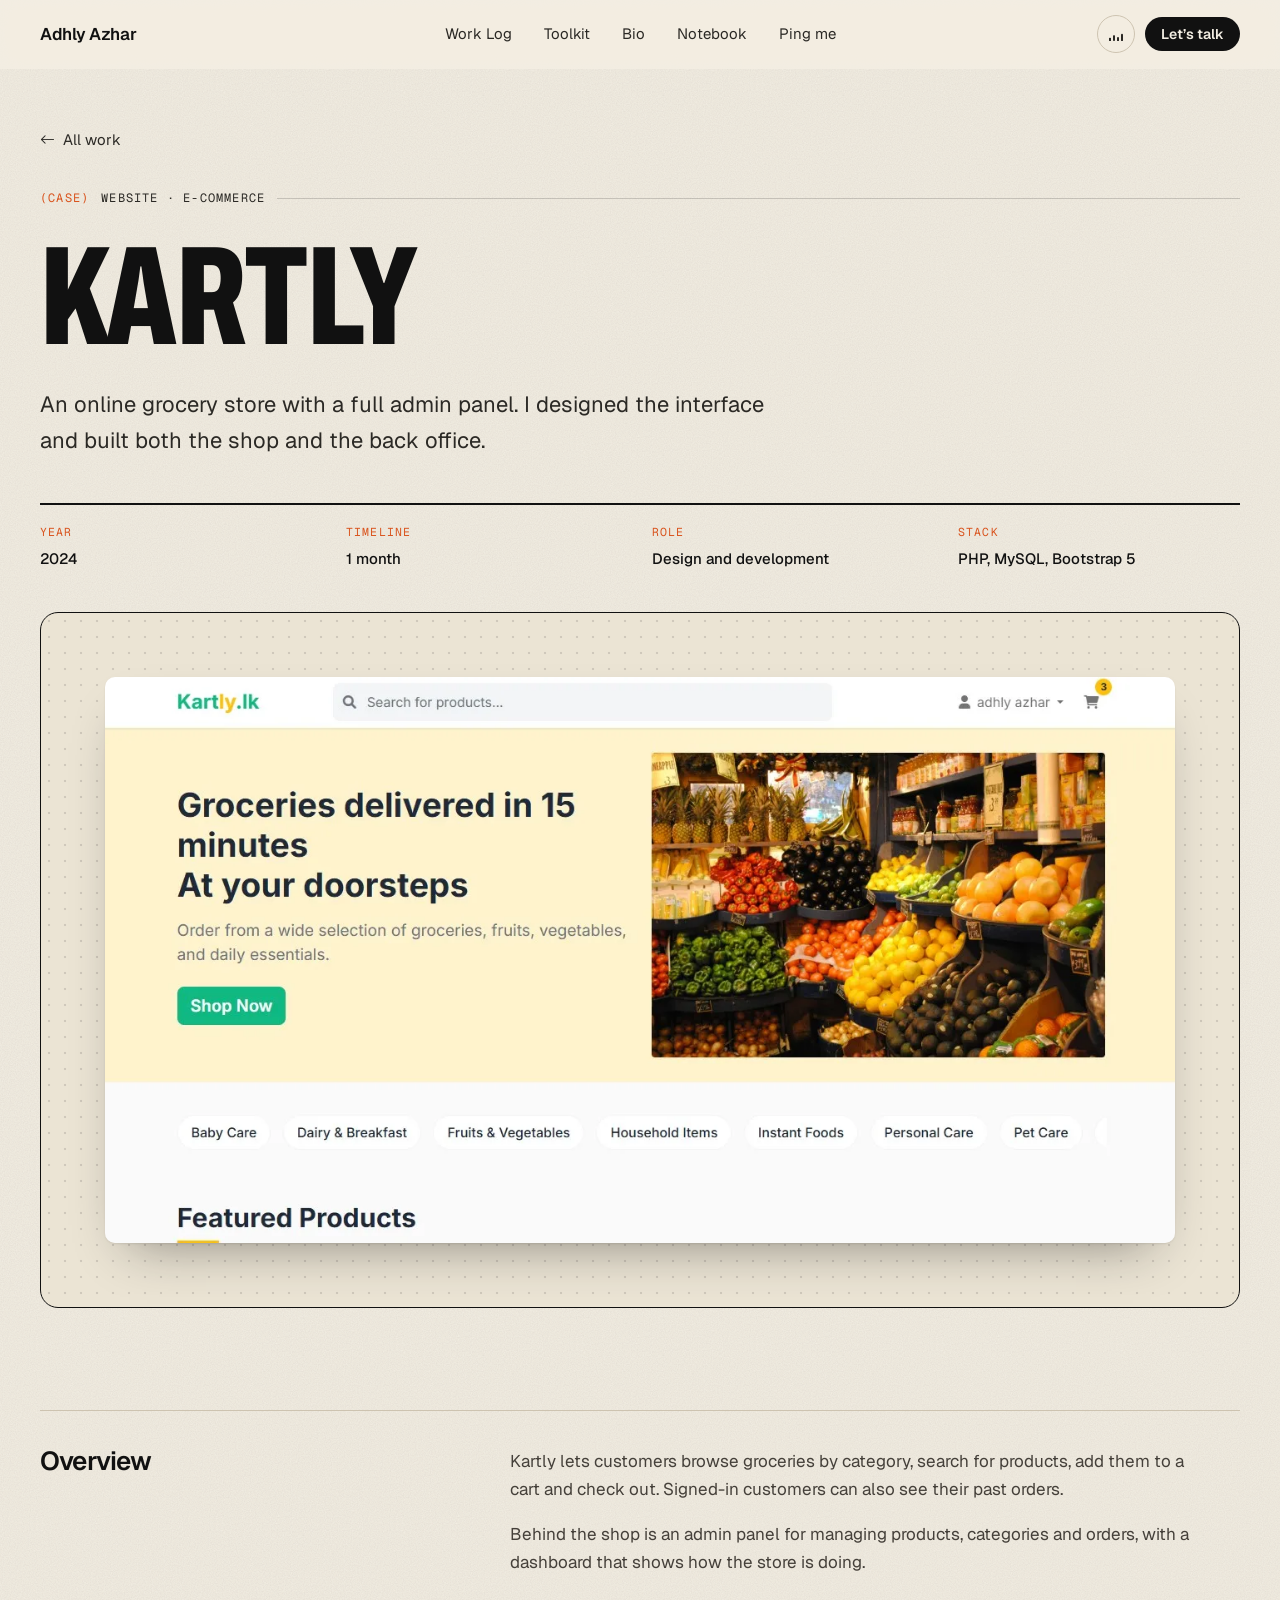
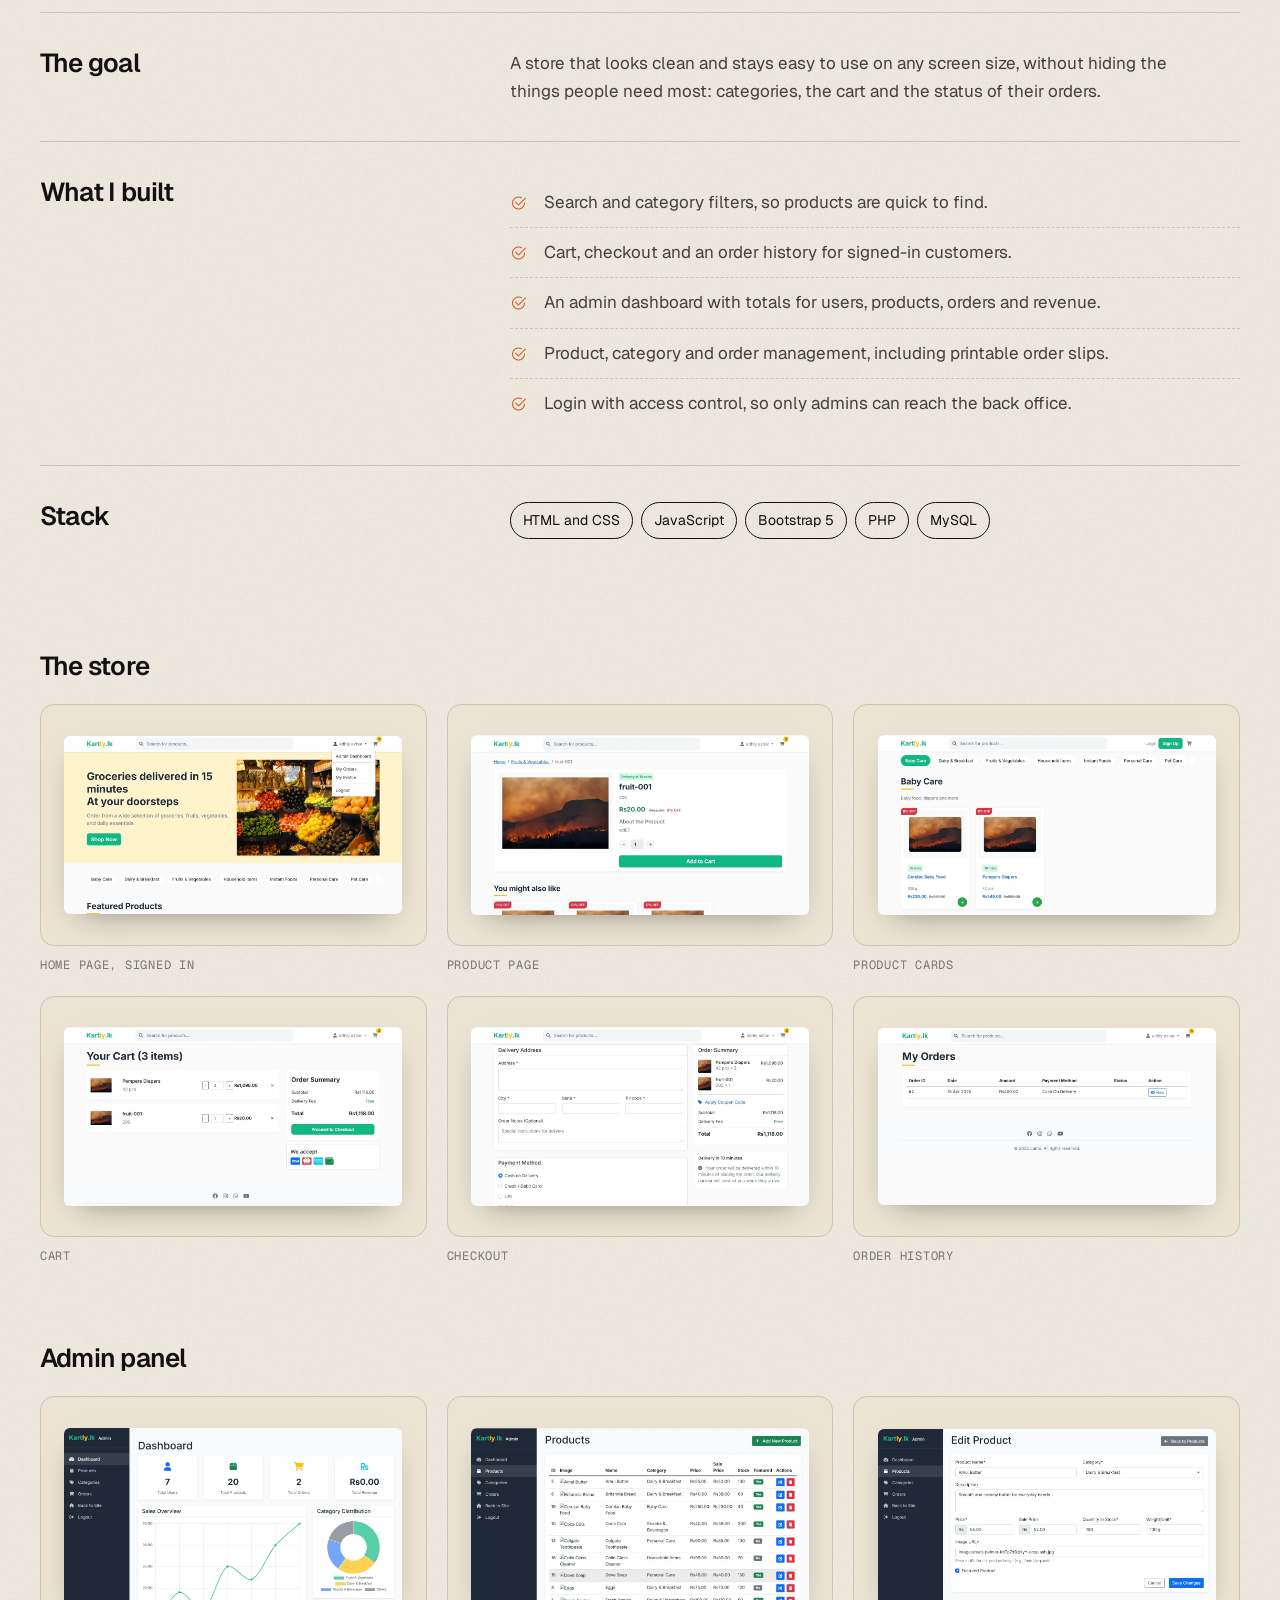
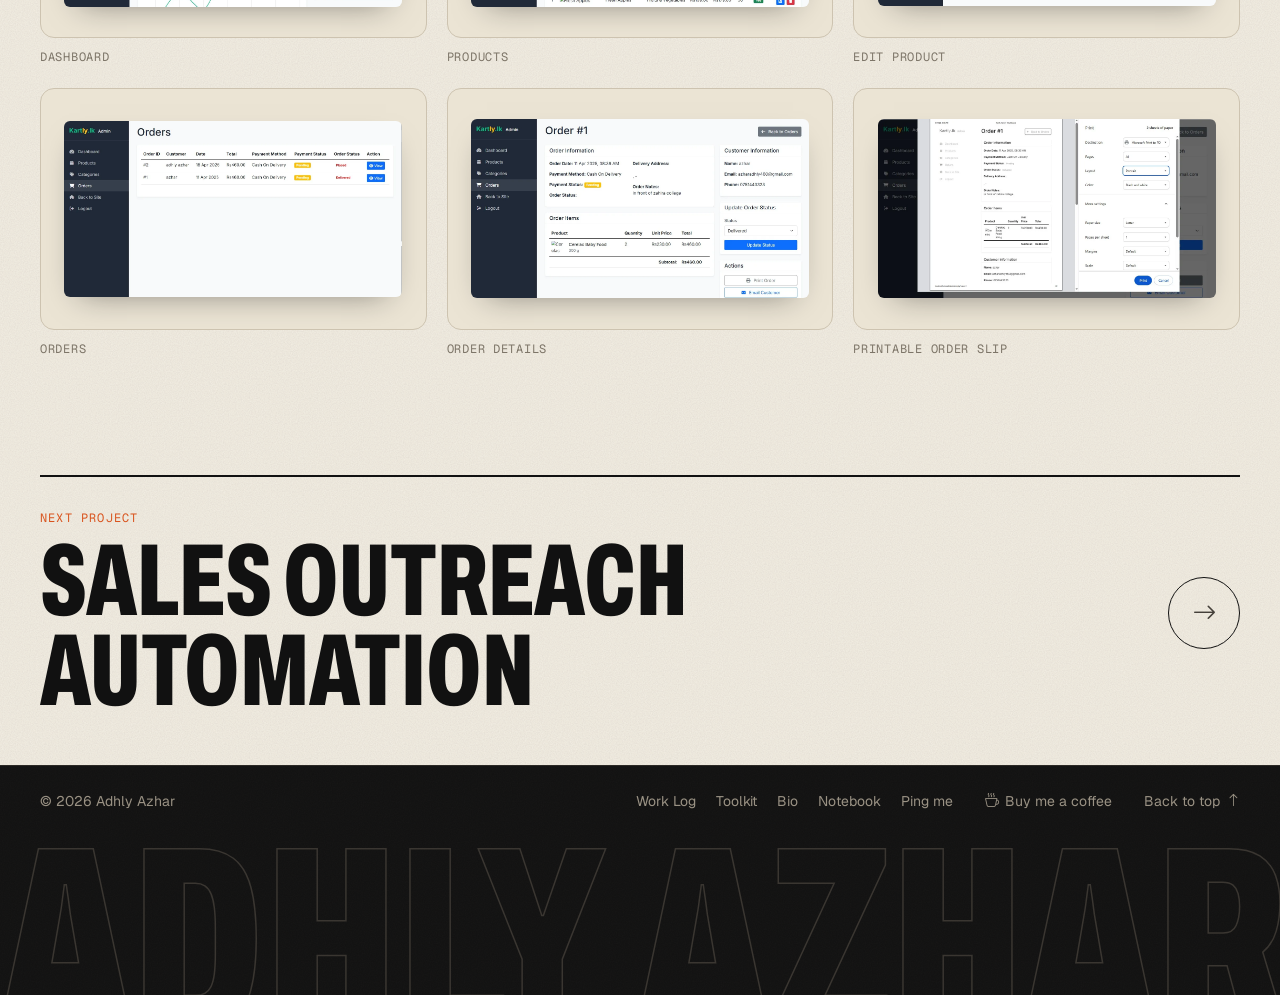
<file: Kartly.html>
<!DOCTYPE html>
<html lang="en">

<head>
  <meta charset="utf-8">
  <meta name="viewport" content="width=device-width, initial-scale=1">
  <title>Kartly · Adhly Azhar</title>
  <meta name="description" content="An online grocery store with a full admin panel. I designed the interface and built both the shop and the back office.">
  <meta name="theme-color" content="#F3EEE3">
  <meta property="og:type" content="article">
  <meta property="og:title" content="Kartly · Adhly Azhar">
  <meta property="og:description" content="An online grocery store with a full admin panel. I designed the interface and built both the shop and the back office.">
  <meta property="og:image" content="https://azharadhly.github.io/portfolio/assets/img/profile/og-image.jpg">

  <link rel="icon" href="assets/img/favicon-48.png" sizes="48x48" type="image/png">
  <link rel="icon" href="assets/img/favicon-32.png" sizes="32x32" type="image/png">
  <link rel="apple-touch-icon" href="assets/img/apple-touch-icon.png">
  <link rel="preconnect" href="https://fonts.googleapis.com">
  <link rel="preconnect" href="https://fonts.gstatic.com" crossorigin>
  <link href="https://fonts.googleapis.com/css2?family=Archivo:wdth,wght@62..125,400..900&family=Geist:wght@400;500;600;700&family=Geist+Mono:wght@400;500&family=Instrument+Serif:ital@0;1&display=swap" rel="stylesheet">
  <link href="assets/vendor/bootstrap-icons/bootstrap-icons.min.css" rel="stylesheet">
  <link href="assets/css/style.css" rel="stylesheet">
  <script>document.documentElement.classList.add('js');</script>
</head>

<body id="top">
  <a class="skip-link" href="#main">Skip to content</a>

  <header class="site-header">
    <div class="container nav">
      <a class="brand" href="index.html" aria-label="Adhly Azhar, home">
        <span>Adhly Azhar</span>
      </a>

      <nav id="site-menu" class="nav-links" aria-label="Main">
        <a href="index.html#work">Work Log</a>
        <a href="index.html#services">Toolkit</a>
        <a href="index.html#about">Bio</a>
        <a href="notebook.html">Notebook</a>
        <a href="index.html#contact">Ping me</a>
        <a class="only-mobile" href="assets/resume/adhly-azhar-resume.pdf" download>Download résumé</a>
      </nav>

      <div class="nav-actions">
        <button class="sound-toggle" type="button" data-sound-toggle data-on="Pause music" data-off="Play music"
          aria-pressed="false" aria-label="Background music" title="Play music">
          <span class="eq" aria-hidden="true"><i></i><i></i><i></i><i></i></span>
        </button>
        <a class="btn btn-ink btn-sm" href="index.html#contact">Let’s talk</a>
        <button class="nav-toggle" type="button" aria-expanded="false" aria-controls="site-menu" aria-label="Open menu">
          <i class="bi bi-list" aria-hidden="true"></i><i class="bi bi-x-lg" aria-hidden="true"></i>
        </button>
      </div>
    </div>
  </header>

  <main id="main">
    <div class="container">
      <header class="case-head">
        <a class="back-link" href="index.html#work"><i class="bi bi-arrow-left" aria-hidden="true"></i> All work</a>
        <p class="label case-eyebrow"><span>(Case)</span>Website · E-commerce</p>
        <h1>Kartly</h1>
        <p class="case-lead">An online grocery store with a full admin panel. I designed the interface and built both the shop and the back office.</p>
        <dl class="case-meta">
          <div><dt>Year</dt><dd>2024</dd></div>
          <div><dt>Timeline</dt><dd>1 month</dd></div>
          <div><dt>Role</dt><dd>Design and development</dd></div>
          <div><dt>Stack</dt><dd>PHP, MySQL, Bootstrap 5</dd></div>
        </dl>
      </header>

      <figure class="case-cover">
        <img src="assets/img/work/kartly/cover.webp" width="1286" height="680" alt="Kartly home page with a grocery banner and product categories" fetchpriority="high">
      </figure>

      <div class="case-body">
        <section class="case-section reveal">
          <h2>Overview</h2>
          <div>
          <p>Kartly lets customers browse groceries by category, search for products, add them to a cart and check out. Signed-in customers can also see their past orders.</p>
          <p>Behind the shop is an admin panel for managing products, categories and orders, with a dashboard that shows how the store is doing.</p>
          </div>
        </section>

        <section class="case-section reveal">
          <h2>The goal</h2>
          <div>
          <p>A store that looks clean and stays easy to use on any screen size, without hiding the things people need most: categories, the cart and the status of their orders.</p>
          </div>
        </section>

        <section class="case-section reveal">
          <h2>What I built</h2>
          <div>
          <ul class="feature-list">
            <li><i class="bi bi-check2-circle" aria-hidden="true"></i><span>Search and category filters, so products are quick to find.</span></li>
            <li><i class="bi bi-check2-circle" aria-hidden="true"></i><span>Cart, checkout and an order history for signed-in customers.</span></li>
            <li><i class="bi bi-check2-circle" aria-hidden="true"></i><span>An admin dashboard with totals for users, products, orders and revenue.</span></li>
            <li><i class="bi bi-check2-circle" aria-hidden="true"></i><span>Product, category and order management, including printable order slips.</span></li>
            <li><i class="bi bi-check2-circle" aria-hidden="true"></i><span>Login with access control, so only admins can reach the back office.</span></li>
          </ul>
          </div>
        </section>

        <section class="case-section reveal">
          <h2>Stack</h2>
          <div>
          <ul class="stack">
            <li>HTML and CSS</li>
            <li>JavaScript</li>
            <li>Bootstrap 5</li>
            <li>PHP</li>
            <li>MySQL</li>
          </ul>
          </div>
        </section>
      </div>

      <section class="case-gallery">
        <h2>The store</h2>
        <div class="gallery">
          <button type="button" class="shot reveal" data-shot="assets/img/work/kartly/home-signed-in.webp" data-caption="Home page, signed in">
            <span class="shot-frame"><img src="assets/img/work/kartly/home-signed-in.webp" width="1287" height="680" loading="lazy" alt="Kartly: home page, signed in"></span>
            <span class="shot-caption">Home page, signed in</span>
          </button>
          <button type="button" class="shot reveal" data-shot="assets/img/work/kartly/product.webp" data-caption="Product page">
            <span class="shot-frame"><img src="assets/img/work/kartly/product.webp" width="1288" height="684" loading="lazy" alt="Kartly: product page"></span>
            <span class="shot-caption">Product page</span>
          </button>
          <button type="button" class="shot reveal" data-shot="assets/img/work/kartly/product-card.webp" data-caption="Product cards">
            <span class="shot-frame"><img src="assets/img/work/kartly/product-card.webp" width="1287" height="682" loading="lazy" alt="Kartly: product cards"></span>
            <span class="shot-caption">Product cards</span>
          </button>
          <button type="button" class="shot reveal" data-shot="assets/img/work/kartly/cart.webp" data-caption="Cart">
            <span class="shot-frame"><img src="assets/img/work/kartly/cart.webp" width="1287" height="682" loading="lazy" alt="Kartly: cart"></span>
            <span class="shot-caption">Cart</span>
          </button>
          <button type="button" class="shot reveal" data-shot="assets/img/work/kartly/checkout.webp" data-caption="Checkout">
            <span class="shot-frame"><img src="assets/img/work/kartly/checkout.webp" width="1285" height="682" loading="lazy" alt="Kartly: checkout"></span>
            <span class="shot-caption">Checkout</span>
          </button>
          <button type="button" class="shot reveal" data-shot="assets/img/work/kartly/my-orders.webp" data-caption="Order history">
            <span class="shot-frame"><img src="assets/img/work/kartly/my-orders.webp" width="1301" height="680" loading="lazy" alt="Kartly: order history"></span>
            <span class="shot-caption">Order history</span>
          </button>
        </div>
      </section>

      <section class="case-gallery">
        <h2>Admin panel</h2>
        <div class="gallery">
          <button type="button" class="shot reveal" data-shot="assets/img/work/kartly/admin-dashboard.webp" data-caption="Dashboard">
            <span class="shot-frame"><img src="assets/img/work/kartly/admin-dashboard.webp" width="1286" height="680" loading="lazy" alt="Kartly: dashboard"></span>
            <span class="shot-caption">Dashboard</span>
          </button>
          <button type="button" class="shot reveal" data-shot="assets/img/work/kartly/admin-products.webp" data-caption="Products">
            <span class="shot-frame"><img src="assets/img/work/kartly/admin-products.webp" width="1288" height="682" loading="lazy" alt="Kartly: products"></span>
            <span class="shot-caption">Products</span>
          </button>
          <button type="button" class="shot reveal" data-shot="assets/img/work/kartly/admin-edit-product.webp" data-caption="Edit product">
            <span class="shot-frame"><img src="assets/img/work/kartly/admin-edit-product.webp" width="1303" height="680" loading="lazy" alt="Kartly: edit product"></span>
            <span class="shot-caption">Edit product</span>
          </button>
          <button type="button" class="shot reveal" data-shot="assets/img/work/kartly/admin-orders.webp" data-caption="Orders">
            <span class="shot-frame"><img src="assets/img/work/kartly/admin-orders.webp" width="1305" height="680" loading="lazy" alt="Kartly: orders"></span>
            <span class="shot-caption">Orders</span>
          </button>
          <button type="button" class="shot reveal" data-shot="assets/img/work/kartly/admin-order-details.webp" data-caption="Order details">
            <span class="shot-frame"><img src="assets/img/work/kartly/admin-order-details.webp" width="1286" height="681" loading="lazy" alt="Kartly: order details"></span>
            <span class="shot-caption">Order details</span>
          </button>
          <button type="button" class="shot reveal" data-shot="assets/img/work/kartly/admin-print-order.webp" data-caption="Printable order slip">
            <span class="shot-frame"><img src="assets/img/work/kartly/admin-print-order.webp" width="1292" height="682" loading="lazy" alt="Kartly: printable order slip"></span>
            <span class="shot-caption">Printable order slip</span>
          </button>
        </div>
      </section>

      <nav class="case-next" aria-label="Next project">
        <a href="Automated-Sales-Outreach-System.html">
          <span><small>Next project</small><strong>Sales outreach automation</strong></span>
          <span class="work-arrow" aria-hidden="true"><i class="bi bi-arrow-right"></i></span>
        </a>
      </nav>
    </div>
  </main>

  <footer class="site-footer">
    <div class="container footer-inner">
      <p>© <span data-year>2026</span> Adhly Azhar</p>
      <nav aria-label="Footer">
        <a href="index.html#work">Work Log</a>
        <a href="index.html#services">Toolkit</a>
        <a href="index.html#about">Bio</a>
        <a href="notebook.html">Notebook</a>
        <a href="index.html#contact">Ping me</a>
      </nav>
      <a class="footer-kofi" href="https://ko-fi.com/adhlyazhar" target="_blank" rel="noopener"><i class="bi bi-cup-hot" aria-hidden="true"></i> Buy me a coffee</a>
      <a class="to-top" href="#top">Back to top <i class="bi bi-arrow-up" aria-hidden="true"></i></a>
    </div>
    <div class="footer-mast" aria-hidden="true">Adhly Azhar</div>
  </footer>

  <dialog class="lightbox" aria-label="Screenshot viewer">
    <figure>
      <img alt="">
      <div class="lightbox-bar">
        <figcaption></figcaption>
        <button type="button" data-prev aria-label="Previous image"><i class="bi bi-chevron-left" aria-hidden="true"></i></button>
        <button type="button" data-next aria-label="Next image"><i class="bi bi-chevron-right" aria-hidden="true"></i></button>
        <button type="button" data-close aria-label="Close"><i class="bi bi-x-lg" aria-hidden="true"></i></button>
      </div>
    </figure>
  </dialog>

  <script src="assets/js/site.js" defer></script>
  <script src="assets/js/sound.js" defer></script>
</body>

</html>
</file>
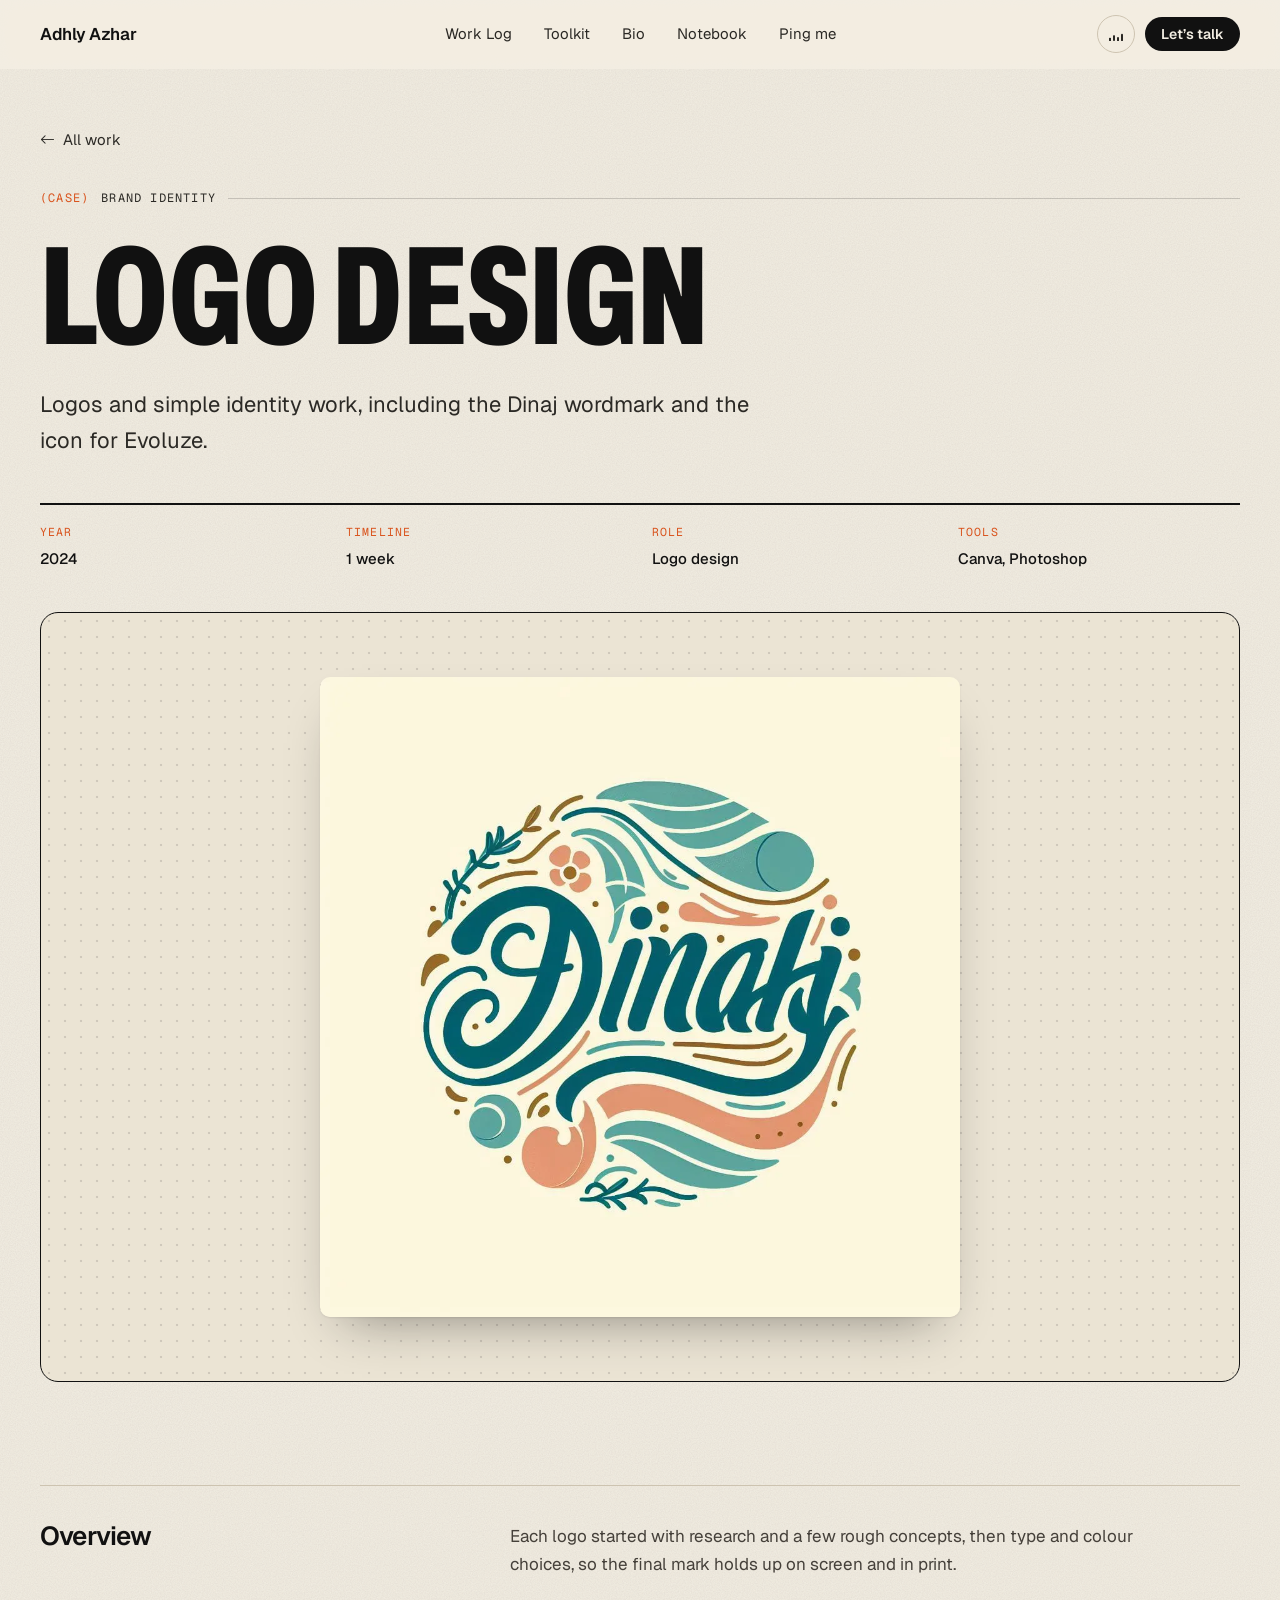
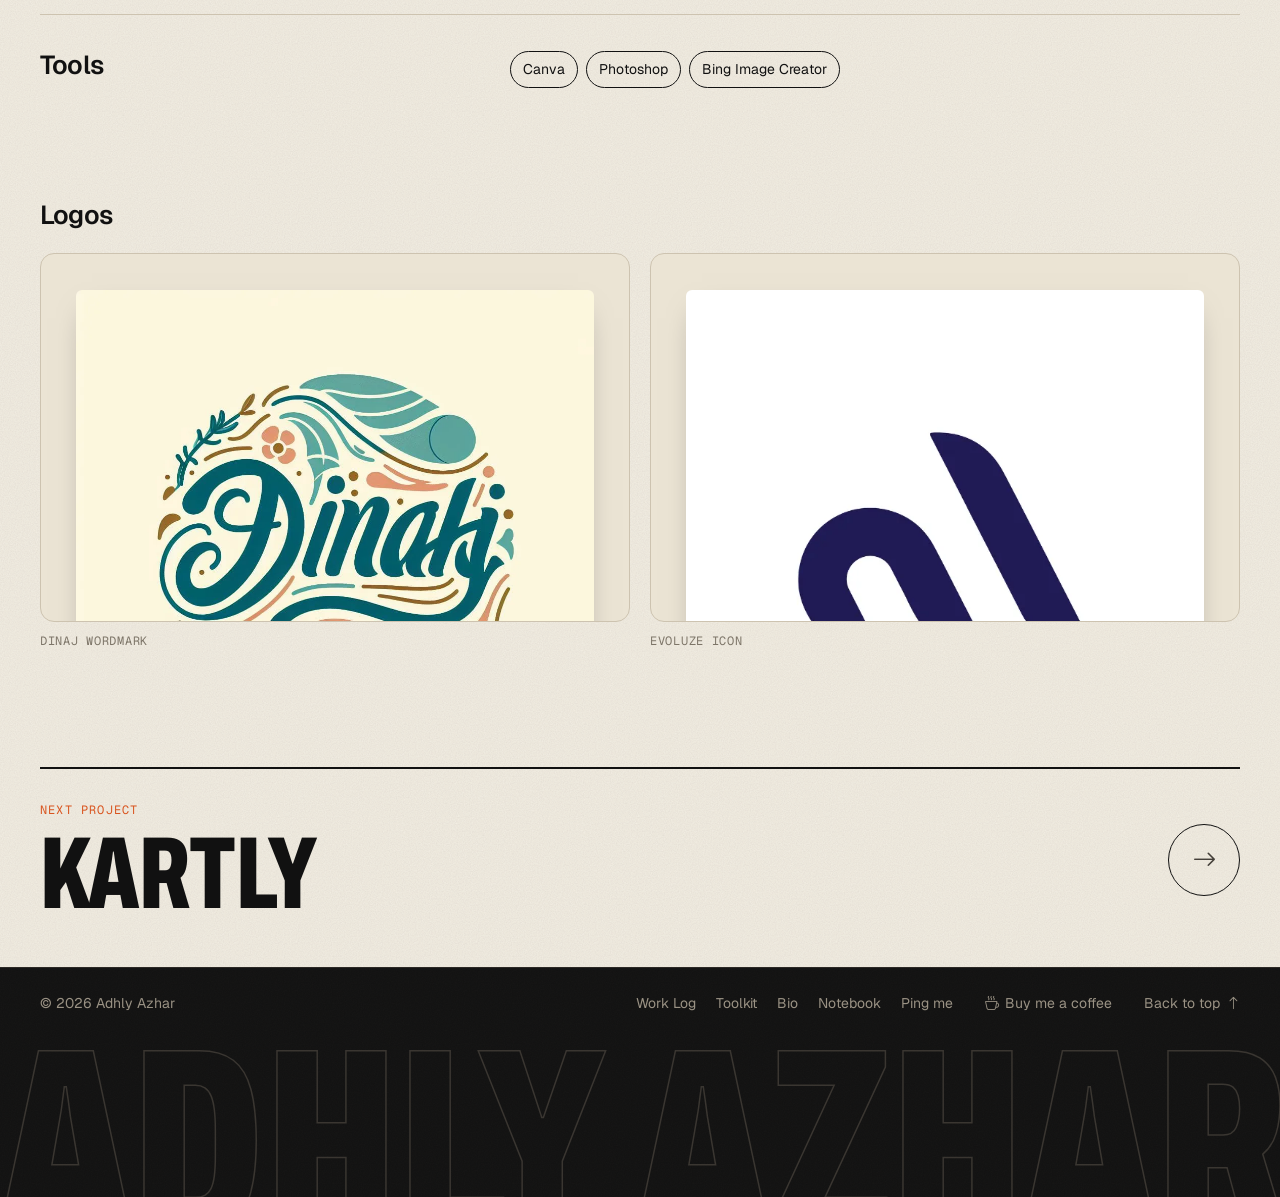
<file: logo-creation.html>
<!DOCTYPE html>
<html lang="en">

<head>
  <meta charset="utf-8">
  <meta name="viewport" content="width=device-width, initial-scale=1">
  <title>Logo design · Adhly Azhar</title>
  <meta name="description" content="Logos and simple identity work, including the Dinaj wordmark and the icon for Evoluze.">
  <meta name="theme-color" content="#F3EEE3">
  <meta property="og:type" content="article">
  <meta property="og:title" content="Logo design · Adhly Azhar">
  <meta property="og:description" content="Logos and simple identity work, including the Dinaj wordmark and the icon for Evoluze.">
  <meta property="og:image" content="https://azharadhly.github.io/portfolio/assets/img/profile/og-image.jpg">

  <link rel="icon" href="assets/img/favicon-48.png" sizes="48x48" type="image/png">
  <link rel="icon" href="assets/img/favicon-32.png" sizes="32x32" type="image/png">
  <link rel="apple-touch-icon" href="assets/img/apple-touch-icon.png">
  <link rel="preconnect" href="https://fonts.googleapis.com">
  <link rel="preconnect" href="https://fonts.gstatic.com" crossorigin>
  <link href="https://fonts.googleapis.com/css2?family=Archivo:wdth,wght@62..125,400..900&family=Geist:wght@400;500;600;700&family=Geist+Mono:wght@400;500&family=Instrument+Serif:ital@0;1&display=swap" rel="stylesheet">
  <link href="assets/vendor/bootstrap-icons/bootstrap-icons.min.css" rel="stylesheet">
  <link href="assets/css/style.css" rel="stylesheet">
  <script>document.documentElement.classList.add('js');</script>
</head>

<body id="top">
  <a class="skip-link" href="#main">Skip to content</a>

  <header class="site-header">
    <div class="container nav">
      <a class="brand" href="index.html" aria-label="Adhly Azhar, home">
        <span>Adhly Azhar</span>
      </a>

      <nav id="site-menu" class="nav-links" aria-label="Main">
        <a href="index.html#work">Work Log</a>
        <a href="index.html#services">Toolkit</a>
        <a href="index.html#about">Bio</a>
        <a href="notebook.html">Notebook</a>
        <a href="index.html#contact">Ping me</a>
        <a class="only-mobile" href="assets/resume/adhly-azhar-resume.pdf" download>Download résumé</a>
      </nav>

      <div class="nav-actions">
        <button class="sound-toggle" type="button" data-sound-toggle data-on="Pause music" data-off="Play music"
          aria-pressed="false" aria-label="Background music" title="Play music">
          <span class="eq" aria-hidden="true"><i></i><i></i><i></i><i></i></span>
        </button>
        <a class="btn btn-ink btn-sm" href="index.html#contact">Let’s talk</a>
        <button class="nav-toggle" type="button" aria-expanded="false" aria-controls="site-menu" aria-label="Open menu">
          <i class="bi bi-list" aria-hidden="true"></i><i class="bi bi-x-lg" aria-hidden="true"></i>
        </button>
      </div>
    </div>
  </header>

  <main id="main">
    <div class="container">
      <header class="case-head">
        <a class="back-link" href="index.html#work"><i class="bi bi-arrow-left" aria-hidden="true"></i> All work</a>
        <p class="label case-eyebrow"><span>(Case)</span>Brand identity</p>
        <h1>Logo design</h1>
        <p class="case-lead">Logos and simple identity work, including the Dinaj wordmark and the icon for Evoluze.</p>
        <dl class="case-meta">
          <div><dt>Year</dt><dd>2024</dd></div>
          <div><dt>Timeline</dt><dd>1 week</dd></div>
          <div><dt>Role</dt><dd>Logo design</dd></div>
          <div><dt>Tools</dt><dd>Canva, Photoshop</dd></div>
        </dl>
      </header>

      <figure class="case-cover">
        <img src="assets/img/work/logo/cover.webp" width="1024" height="1024" alt="Dinaj logo with a hand-lettered wordmark" fetchpriority="high">
      </figure>

      <div class="case-body">
        <section class="case-section reveal">
          <h2>Overview</h2>
          <div>
          <p>Each logo started with research and a few rough concepts, then type and colour choices, so the final mark holds up on screen and in print.</p>
          </div>
        </section>

        <section class="case-section reveal">
          <h2>Tools</h2>
          <div>
          <ul class="stack">
            <li>Canva</li>
            <li>Photoshop</li>
            <li>Bing Image Creator</li>
          </ul>
          </div>
        </section>
      </div>

      <section class="case-gallery">
        <h2>Logos</h2>
        <div class="gallery cols-2">
          <button type="button" class="shot reveal" data-shot="assets/img/work/logo/cover.webp" data-caption="Dinaj wordmark">
            <span class="shot-frame"><img src="assets/img/work/logo/cover.webp" width="1024" height="1024" loading="lazy" alt="Logo design: dinaj wordmark"></span>
            <span class="shot-caption">Dinaj wordmark</span>
          </button>
          <button type="button" class="shot reveal" data-shot="assets/img/work/logo/evoluze-mark.webp" data-caption="Evoluze icon">
            <span class="shot-frame"><img src="assets/img/work/logo/evoluze-mark.webp" width="709" height="709" loading="lazy" alt="Logo design: evoluze icon"></span>
            <span class="shot-caption">Evoluze icon</span>
          </button>
        </div>
      </section>

      <nav class="case-next" aria-label="Next project">
        <a href="Kartly.html">
          <span><small>Next project</small><strong>Kartly</strong></span>
          <span class="work-arrow" aria-hidden="true"><i class="bi bi-arrow-right"></i></span>
        </a>
      </nav>
    </div>
  </main>

  <footer class="site-footer">
    <div class="container footer-inner">
      <p>© <span data-year>2026</span> Adhly Azhar</p>
      <nav aria-label="Footer">
        <a href="index.html#work">Work Log</a>
        <a href="index.html#services">Toolkit</a>
        <a href="index.html#about">Bio</a>
        <a href="notebook.html">Notebook</a>
        <a href="index.html#contact">Ping me</a>
      </nav>
      <a class="footer-kofi" href="https://ko-fi.com/adhlyazhar" target="_blank" rel="noopener"><i class="bi bi-cup-hot" aria-hidden="true"></i> Buy me a coffee</a>
      <a class="to-top" href="#top">Back to top <i class="bi bi-arrow-up" aria-hidden="true"></i></a>
    </div>
    <div class="footer-mast" aria-hidden="true">Adhly Azhar</div>
  </footer>

  <dialog class="lightbox" aria-label="Screenshot viewer">
    <figure>
      <img alt="">
      <div class="lightbox-bar">
        <figcaption></figcaption>
        <button type="button" data-prev aria-label="Previous image"><i class="bi bi-chevron-left" aria-hidden="true"></i></button>
        <button type="button" data-next aria-label="Next image"><i class="bi bi-chevron-right" aria-hidden="true"></i></button>
        <button type="button" data-close aria-label="Close"><i class="bi bi-x-lg" aria-hidden="true"></i></button>
      </div>
    </figure>
  </dialog>

  <script src="assets/js/site.js" defer></script>
  <script src="assets/js/sound.js" defer></script>
</body>

</html>
</file>
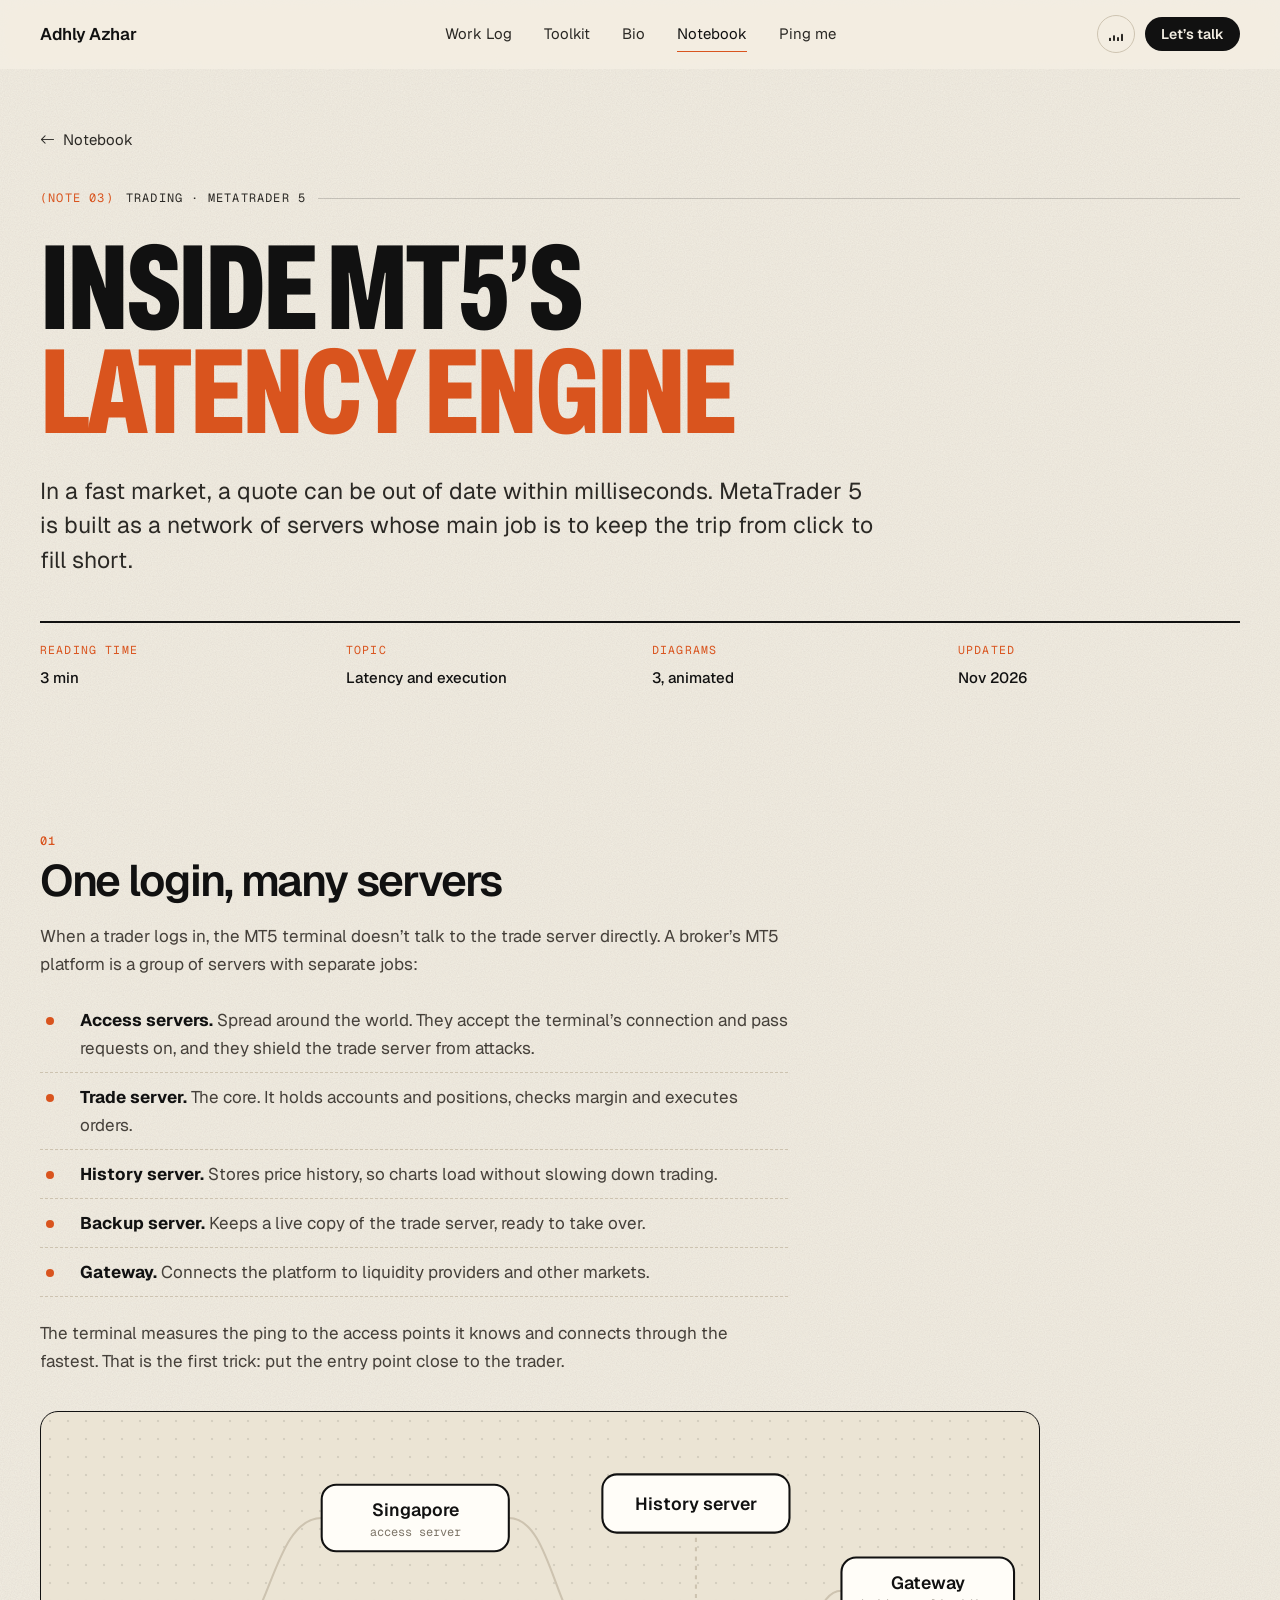
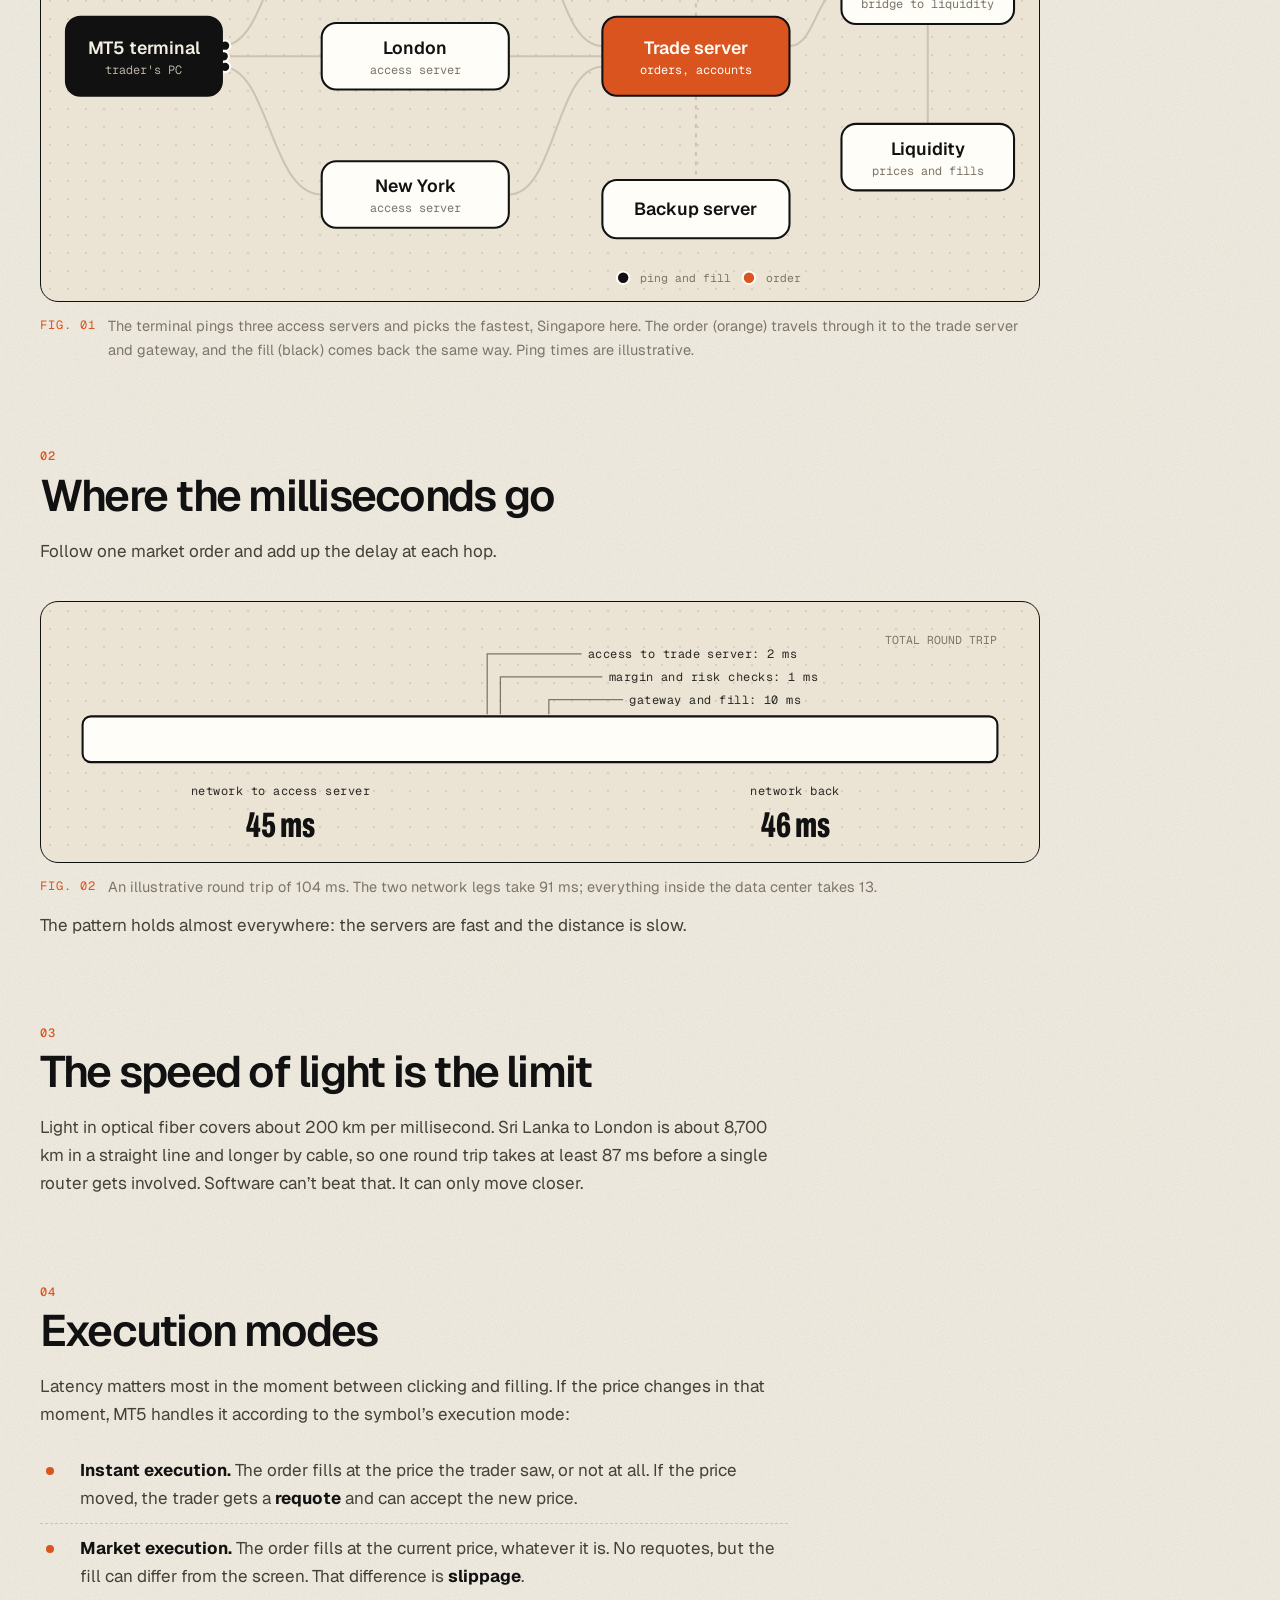
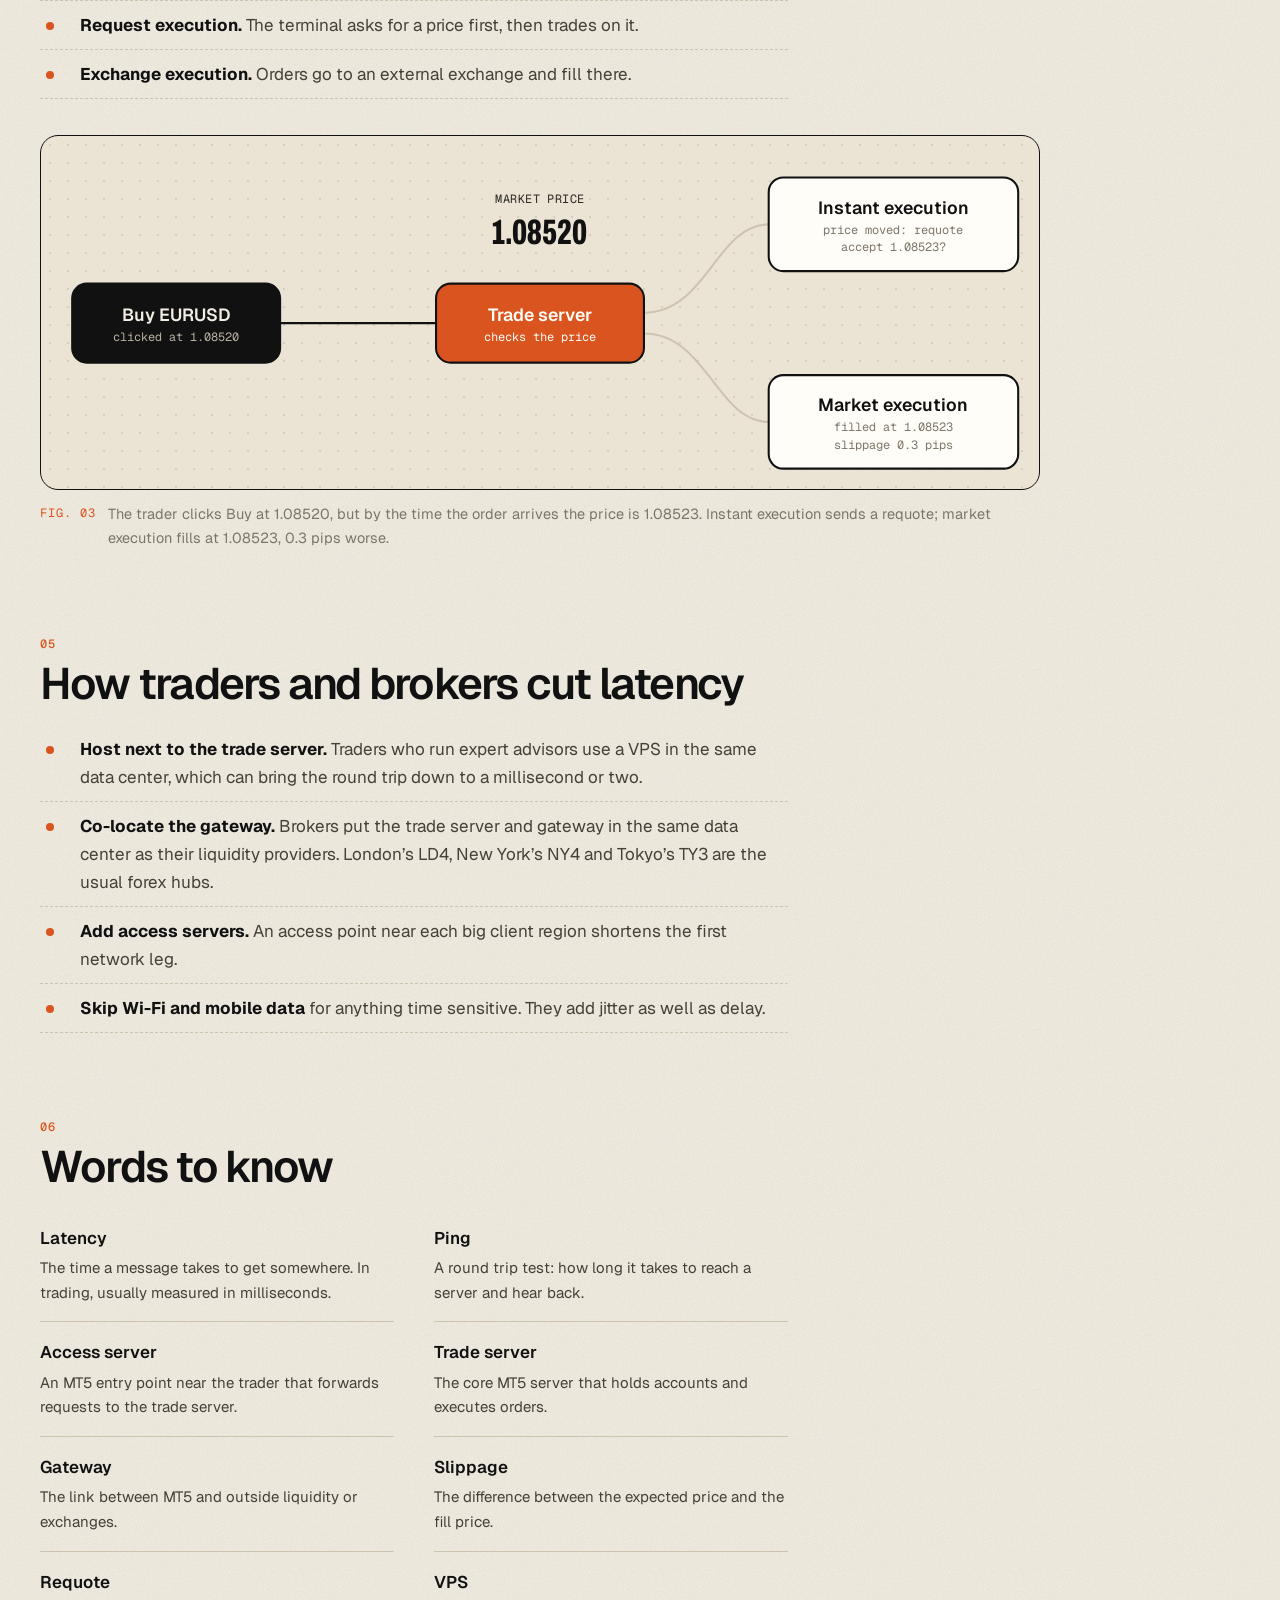
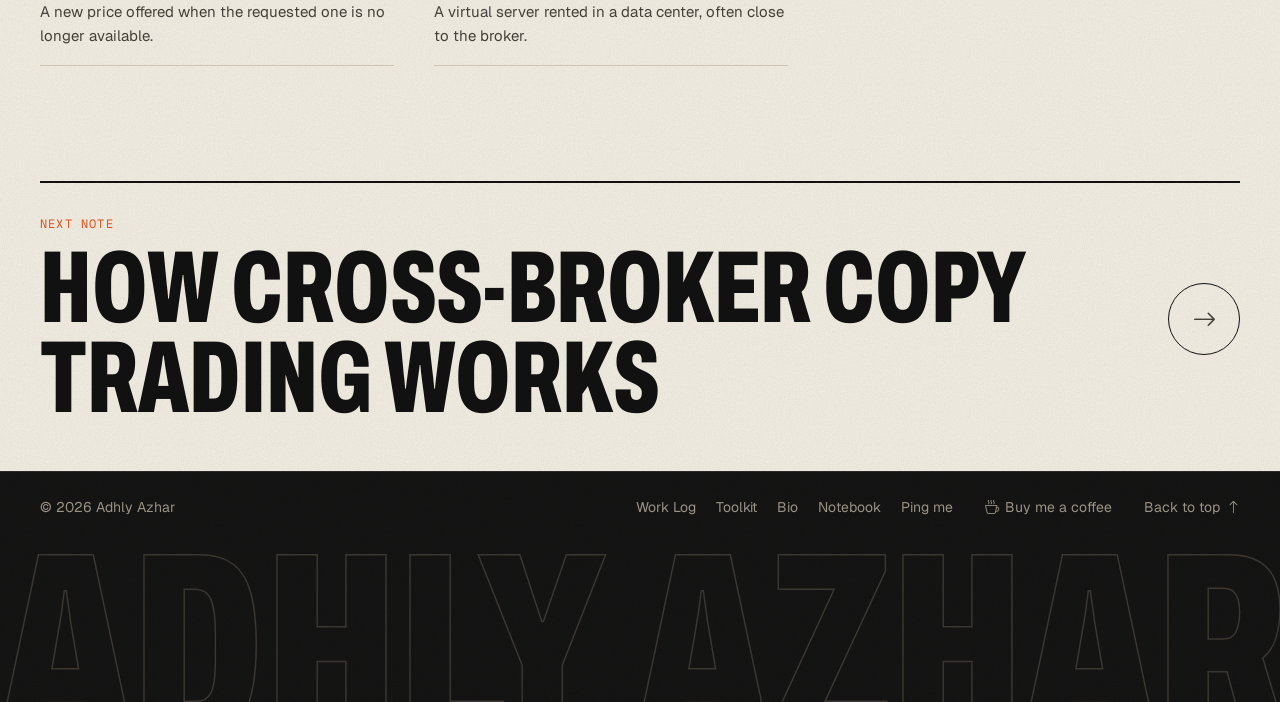
<file: mt5-latency-engine.html>
<!DOCTYPE html>
<html lang="en">

<head>
  <meta charset="utf-8">
  <meta name="viewport" content="width=device-width, initial-scale=1">
  <title>Inside MT5&#x27;s latency engine · Notebook · Adhly Azhar</title>
  <meta name="description" content="In a fast market, a quote can be out of date within milliseconds. MetaTrader 5 is built as a network of servers whose main job is to keep the trip from click to fill short.">
  <meta name="theme-color" content="#F3EEE3">
  <meta property="og:type" content="article">
  <meta property="og:title" content="Inside MT5&#x27;s latency engine · Notebook · Adhly Azhar">
  <meta property="og:description" content="In a fast market, a quote can be out of date within milliseconds. MetaTrader 5 is built as a network of servers whose main job is to keep the trip from click to fill short.">
  <meta property="og:image" content="https://azharadhly.github.io/portfolio/assets/img/profile/og-image.jpg">

  <link rel="icon" href="assets/img/favicon-48.png" sizes="48x48" type="image/png">
  <link rel="icon" href="assets/img/favicon-32.png" sizes="32x32" type="image/png">
  <link rel="apple-touch-icon" href="assets/img/apple-touch-icon.png">
  <link rel="preconnect" href="https://fonts.googleapis.com">
  <link rel="preconnect" href="https://fonts.gstatic.com" crossorigin>
  <link href="https://fonts.googleapis.com/css2?family=Archivo:wdth,wght@62..125,400..900&family=Geist:wght@400;500;600;700&family=Geist+Mono:wght@400;500&family=Instrument+Serif:ital@0;1&display=swap" rel="stylesheet">
  <link href="assets/vendor/bootstrap-icons/bootstrap-icons.min.css" rel="stylesheet">
  <link href="assets/css/style.css" rel="stylesheet">
  <script>document.documentElement.classList.add('js');</script>
</head>

<body id="top">
  <a class="skip-link" href="#main">Skip to content</a>

  <header class="site-header">
    <div class="container nav">
      <a class="brand" href="index.html" aria-label="Adhly Azhar, home">
        <span>Adhly Azhar</span>
      </a>

      <nav id="site-menu" class="nav-links" aria-label="Main">
        <a href="index.html#work">Work Log</a>
        <a href="index.html#services">Toolkit</a>
        <a href="index.html#about">Bio</a>
        <a href="notebook.html" class="is-active" aria-current="page">Notebook</a>
        <a href="index.html#contact">Ping me</a>
        <a class="only-mobile" href="assets/resume/adhly-azhar-resume.pdf" download>Download résumé</a>
      </nav>

      <div class="nav-actions">
        <button class="sound-toggle" type="button" data-sound-toggle data-on="Pause music" data-off="Play music"
          aria-pressed="false" aria-label="Background music" title="Play music">
          <span class="eq" aria-hidden="true"><i></i><i></i><i></i><i></i></span>
        </button>
        <a class="btn btn-ink btn-sm" href="index.html#contact">Let’s talk</a>
        <button class="nav-toggle" type="button" aria-expanded="false" aria-controls="site-menu" aria-label="Open menu">
          <i class="bi bi-list" aria-hidden="true"></i><i class="bi bi-x-lg" aria-hidden="true"></i>
        </button>
      </div>
    </div>
  </header>

  <main id="main">
    <div class="container">
      <header class="note-head">
        <a class="back-link" href="notebook.html"><i class="bi bi-arrow-left" aria-hidden="true"></i> Notebook</a>
        <p class="label case-eyebrow"><span>(Note 03)</span>Trading · MetaTrader 5</p>
        <h1>Inside MT5’s <span>latency engine</span></h1>
        <p class="note-lead">In a fast market, a quote can be out of date within milliseconds. MetaTrader 5 is built as a network of servers whose main job is to keep the trip from click to fill short.</p>
        <dl class="case-meta">
          <div><dt>Reading time</dt><dd>3 min</dd></div>
          <div><dt>Topic</dt><dd>Latency and execution</dd></div>
          <div><dt>Diagrams</dt><dd>3, animated</dd></div>
          <div><dt>Updated</dt><dd>Nov 2026</dd></div>
        </dl>
      </header>

      <article class="note-body">

        <div class="prose reveal">
          <h2><span class="h-num">01</span>One login, many servers</h2>
          <p>When a trader logs in, the MT5 terminal doesn’t talk to the trade server directly. A broker’s MT5 platform is a group of servers with separate jobs:</p>
          <ul>
            <li><strong>Access servers.</strong> Spread around the world. They accept the terminal’s connection and pass requests on, and they shield the trade server from attacks.</li>
            <li><strong>Trade server.</strong> The core. It holds accounts and positions, checks margin and executes orders.</li>
            <li><strong>History server.</strong> Stores price history, so charts load without slowing down trading.</li>
            <li><strong>Backup server.</strong> Keeps a live copy of the trade server, ready to take over.</li>
            <li><strong>Gateway.</strong> Connects the platform to liquidity providers and other markets.</li>
          </ul>
          <p>The terminal measures the ping to the access points it knows and connects through the fastest. That is the first trick: put the entry point close to the trader.</p>
        </div>
        <figure class="fig reveal">
          <div class="fig-stage"><svg class="motion" viewBox="0 0 960 470" role="img" aria-label="MT5 architecture: the terminal pings access servers in Singapore, London and New York and picks the fastest; the order travels through it to the trade server, gateway and liquidity provider, and the fill returns the same way." data-still="7.4"><path class="d-line" d="M174 225C220 225 220 102 270 102"/><path class="d-line" d="M174 235H270"/><path class="d-line" d="M174 245C220 245 220 368 270 368"/><path class="d-line" d="M450 102C495 102 495 225 540 225"/><path class="d-line" d="M450 235H540"/><path class="d-line" d="M450 368C495 368 495 245 540 245"/><path class="d-line" d="M720 225C745 225 745 172 770 172"/><path class="d-line" d="M853 204V300"/><path class="d-line" d="M630 197V116" stroke-dasharray="4 5"/><path class="d-line" d="M630 273V354" stroke-dasharray="4 5"/><circle class="d-dot is-ink" r="5" opacity="0"><animateMotion dur="11s" repeatCount="indefinite" calcMode="linear" path="M174 225C220 225 220 102 270 102" keyPoints="0;0;1;1" keyTimes="0.0000;0.0273;0.1091;1.0000"/><animate attributeName="opacity" dur="11s" repeatCount="indefinite" values="0;0;1;1;0;0" keyTimes="0.0000;0.0164;0.0273;0.1091;0.1200;1.0000"/></circle><circle class="d-dot is-ink" r="5" opacity="0"><animateMotion dur="11s" repeatCount="indefinite" calcMode="linear" path="M174 235H270" keyPoints="0;0;1;1" keyTimes="0.0000;0.0273;0.1091;1.0000"/><animate attributeName="opacity" dur="11s" repeatCount="indefinite" values="0;0;1;1;0;0" keyTimes="0.0000;0.0164;0.0273;0.1091;0.1200;1.0000"/></circle><circle class="d-dot is-ink" r="5" opacity="0"><animateMotion dur="11s" repeatCount="indefinite" calcMode="linear" path="M174 245C220 245 220 368 270 368" keyPoints="0;0;1;1" keyTimes="0.0000;0.0273;0.1091;1.0000"/><animate attributeName="opacity" dur="11s" repeatCount="indefinite" values="0;0;1;1;0;0" keyTimes="0.0000;0.0164;0.0273;0.1091;0.1200;1.0000"/></circle><circle class="d-dot " r="7" opacity="0"><animateMotion dur="11s" repeatCount="indefinite" calcMode="linear" path="M174 225C220 225 220 102 270 102L450 102C495 102 495 225 540 225L720 225C745 225 745 172 770 172L853 172L853 300" keyPoints="0;0;1;1" keyTimes="0.0000;0.2727;0.5091;1.0000"/><animate attributeName="opacity" dur="11s" repeatCount="indefinite" values="0;0;1;1;0;0" keyTimes="0.0000;0.2618;0.2727;0.5091;0.5200;1.0000"/></circle><circle class="d-dot is-ink" r="7" opacity="0"><animateMotion dur="11s" repeatCount="indefinite" calcMode="linear" path="M853 300L853 172L770 172C745 172 745 225 720 225L540 225C495 225 495 102 450 102L270 102C220 102 220 225 174 225" keyPoints="0;0;1;1" keyTimes="0.0000;0.5455;0.7818;1.0000"/><animate attributeName="opacity" dur="11s" repeatCount="indefinite" values="0;0;1;1;0;0" keyTimes="0.0000;0.5345;0.5455;0.7818;0.7927;1.0000"/></circle><g class="d-node is-dark"><rect x="24" y="197" width="150" height="76" rx="14"/><text class="d-title" x="99.0" y="233.0" text-anchor="middle">MT5 terminal</text><text class="d-sub" x="99.0" y="252.0" text-anchor="middle">trader's PC</text></g><g class="d-node "><rect x="270" y="70" width="180" height="64" rx="14"/><text class="d-title" x="360.0" y="100.0" text-anchor="middle">Singapore</text><text class="d-sub" x="360.0" y="119.0" text-anchor="middle">access server</text></g><g class="d-node "><rect x="270" y="203" width="180" height="64" rx="14"/><text class="d-title" x="360.0" y="233.0" text-anchor="middle">London</text><text class="d-sub" x="360.0" y="252.0" text-anchor="middle">access server</text></g><g class="d-node "><rect x="270" y="336" width="180" height="64" rx="14"/><text class="d-title" x="360.0" y="366.0" text-anchor="middle">New York</text><text class="d-sub" x="360.0" y="385.0" text-anchor="middle">access server</text></g><g class="d-node is-accent"><rect x="540" y="197" width="180" height="76" rx="14"/><text class="d-title" x="630.0" y="233.0" text-anchor="middle">Trade server</text><text class="d-sub" x="630.0" y="252.0" text-anchor="middle">orders, accounts</text></g><g class="d-node "><rect x="540" y="60" width="180" height="56" rx="14"/><text class="d-title" x="630.0" y="94.0" text-anchor="middle">History server</text></g><g class="d-node "><rect x="540" y="354" width="180" height="56" rx="14"/><text class="d-title" x="630.0" y="388.0" text-anchor="middle">Backup server</text></g><g class="d-node "><rect x="770" y="140" width="166" height="64" rx="14"/><text class="d-title" x="853.0" y="170.0" text-anchor="middle">Gateway</text><text class="d-sub" x="853.0" y="189.0" text-anchor="middle">bridge to liquidity</text></g><g class="d-node "><rect x="770" y="300" width="166" height="64" rx="14"/><text class="d-title" x="853.0" y="330.0" text-anchor="middle">Liquidity</text><text class="d-sub" x="853.0" y="349.0" text-anchor="middle">prices and fills</text></g><text class="d-label is-orange" x="222" y="92" text-anchor="middle" opacity="0">48 ms<animate attributeName="opacity" dur="11s" repeatCount="indefinite" values="0;0;1;1;0;0" keyTimes="0.0000;0.1091;0.1273;0.9455;0.9636;1.0000"/></text><text class="d-label " x="222" y="226" text-anchor="middle" opacity="0">142 ms<animate attributeName="opacity" dur="11s" repeatCount="indefinite" values="0;0;1;1;0;0" keyTimes="0.0000;0.1091;0.1273;0.9455;0.9636;1.0000"/></text><text class="d-label " x="222" y="358" text-anchor="middle" opacity="0">231 ms<animate attributeName="opacity" dur="11s" repeatCount="indefinite" values="0;0;1;1;0;0" keyTimes="0.0000;0.1091;0.1273;0.9455;0.9636;1.0000"/></text><rect x="266" y="66" width="188" height="72" rx="17" fill="none" stroke="#D9541E" stroke-width="3.5" opacity="0"><animate attributeName="opacity" dur="11s" repeatCount="indefinite" values="0;0;1;1;0;0" keyTimes="0.0000;0.1455;0.1636;0.9455;0.9636;1.0000"/></rect><text class="d-label is-orange" x="360" y="52" text-anchor="middle" opacity="0">fastest: picked<animate attributeName="opacity" dur="11s" repeatCount="indefinite" values="0;0;1;1;0;0" keyTimes="0.0000;0.1455;0.1636;0.9455;0.9636;1.0000"/></text><rect x="536" y="193" width="188" height="84" rx="17" fill="none" stroke="#D9541E" stroke-width="3.5" opacity="0"><animate attributeName="opacity" dur="11s" repeatCount="indefinite" values="0;0;1;1;0;0;1;1;0;0" keyTimes="0.0000;0.3409;0.3591;0.3955;0.4136;0.6545;0.6727;0.7091;0.7273;1.0000"/></rect><rect x="766" y="136" width="174" height="72" rx="17" fill="none" stroke="#D9541E" stroke-width="3.5" opacity="0"><animate attributeName="opacity" dur="11s" repeatCount="indefinite" values="0;0;1;1;0;0" keyTimes="0.0000;0.3909;0.4091;0.4364;0.4545;1.0000"/></rect><rect x="766" y="296" width="174" height="72" rx="17" fill="none" stroke="#D9541E" stroke-width="3.5" opacity="0"><animate attributeName="opacity" dur="11s" repeatCount="indefinite" values="0;0;1;1;0;0" keyTimes="0.0000;0.4909;0.5091;0.5636;0.5818;1.0000"/></rect><rect x="20" y="193" width="158" height="84" rx="17" fill="none" stroke="#D9541E" stroke-width="3.5" opacity="0"><animate attributeName="opacity" dur="11s" repeatCount="indefinite" values="0;0;1;1;0;0" keyTimes="0.0000;0.7727;0.7909;0.9273;0.9455;1.0000"/></rect><text class="d-label is-orange" x="99" y="300" text-anchor="middle" opacity="0">filled<animate attributeName="opacity" dur="11s" repeatCount="indefinite" values="0;0;1;1;0;0" keyTimes="0.0000;0.7818;0.8000;0.9455;0.9636;1.0000"/></text><circle class="d-dot is-ink" cx="560" cy="448" r="6"/><text class="d-legend" x="576" y="452">ping and fill</text><circle class="d-dot" cx="681" cy="448" r="6"/><text class="d-legend" x="697" y="452">order</text></svg></div>
          <figcaption><span class="fig-num">Fig. 01</span><span>The terminal pings three access servers and picks the fastest, Singapore here. The order (orange) travels through it to the trade server and gateway, and the fill (black) comes back the same way. Ping times are illustrative.<span class="fig-hint">Swipe sideways to see the whole diagram.</span></span></figcaption>
        </figure>

        <div class="prose reveal">
          <h2><span class="h-num">02</span>Where the milliseconds go</h2>
          <p>Follow one market order and add up the delay at each hop.</p>
        </div>
        <figure class="fig reveal">
          <div class="fig-stage"><svg class="motion" viewBox="0 0 960 250" role="img" aria-label="Latency budget of one market order, about 104 milliseconds round trip: 45 ms and 46 ms for the two network legs, 2 ms from access to trade server, 1 ms of checks and 10 ms at the gateway and liquidity provider." data-still="7"><rect x="40" y="110" width="880" height="44" rx="8" fill="#FFFDF8" stroke="#111111" stroke-width="2"/><rect x="40.0" y="112" width="0" height="40" fill="#D9541E"><animate attributeName="width" dur="9s" repeatCount="indefinite" values="0;0;380.8;380.8;0" keyTimes="0;0.0444;0.3329;0.9556;1"/></rect><text class="d-label" x="230.4" y="186" text-anchor="middle">network to access server</text><text class="d-big" x="230.4" y="226" text-anchor="middle">45 ms</text><rect x="420.8" y="112" width="0" height="40" fill="#111111"><animate attributeName="width" dur="9s" repeatCount="indefinite" values="0;0;16.9;16.9;0" keyTimes="0;0.3329;0.3457;0.9556;1"/></rect><path d="M429.2 108V50H520" fill="none" stroke="#7d7568" stroke-width="1.2"/><text class="d-label" x="526" y="54">access to trade server: 2 ms</text><rect x="437.7" y="112" width="0" height="40" fill="#7d7568"><animate attributeName="width" dur="9s" repeatCount="indefinite" values="0;0;8.5;8.5;0" keyTimes="0;0.3457;0.3521;0.9556;1"/></rect><path d="M441.9 108V72H540" fill="none" stroke="#7d7568" stroke-width="1.2"/><text class="d-label" x="546" y="76">margin and risk checks: 1 ms</text><rect x="446.2" y="112" width="0" height="40" fill="#111111"><animate attributeName="width" dur="9s" repeatCount="indefinite" values="0;0;84.6;84.6;0" keyTimes="0;0.3521;0.4162;0.9556;1"/></rect><path d="M488.5 108V94H560" fill="none" stroke="#7d7568" stroke-width="1.2"/><text class="d-label" x="566" y="98">gateway and fill: 10 ms</text><rect x="530.8" y="112" width="0" height="40" fill="#D9541E"><animate attributeName="width" dur="9s" repeatCount="indefinite" values="0;0;389.2;389.2;0" keyTimes="0;0.4162;0.7111;0.9556;1"/></rect><text class="d-label" x="725.4" y="186" text-anchor="middle">network back</text><text class="d-big" x="725.4" y="226" text-anchor="middle">46 ms</text><text class="d-legend" x="920" y="40" text-anchor="end">TOTAL ROUND TRIP</text><text class="d-big" x="920" y="80" text-anchor="end" opacity="0" style="fill:#D9541E">0 ms<animate attributeName="opacity" dur="9s" repeatCount="indefinite" values="0;0;1;1;0;0" keyTimes="0.0000;0.0444;0.0500;0.3329;0.3385;1.0000"/></text><text class="d-big" x="920" y="80" text-anchor="end" opacity="0" style="fill:#D9541E">45 ms<animate attributeName="opacity" dur="9s" repeatCount="indefinite" values="0;0;1;1;0;0" keyTimes="0.0000;0.3329;0.3385;0.3457;0.3513;1.0000"/></text><text class="d-big" x="920" y="80" text-anchor="end" opacity="0" style="fill:#D9541E">47 ms<animate attributeName="opacity" dur="9s" repeatCount="indefinite" values="0;0;1;1;0;0" keyTimes="0.0000;0.3457;0.3513;0.3521;0.3577;1.0000"/></text><text class="d-big" x="920" y="80" text-anchor="end" opacity="0" style="fill:#D9541E">48 ms<animate attributeName="opacity" dur="9s" repeatCount="indefinite" values="0;0;1;1;0;0" keyTimes="0.0000;0.3521;0.3577;0.4162;0.4218;1.0000"/></text><text class="d-big" x="920" y="80" text-anchor="end" opacity="0" style="fill:#D9541E">58 ms<animate attributeName="opacity" dur="9s" repeatCount="indefinite" values="0;0;1;1;0;0" keyTimes="0.0000;0.4162;0.4218;0.7111;0.7167;1.0000"/></text><text class="d-big" x="920" y="80" text-anchor="end" opacity="0" style="fill:#D9541E">104 ms<animate attributeName="opacity" dur="9s" repeatCount="indefinite" values="0;0;1;1;0;0" keyTimes="0.0000;0.7111;0.7167;0.9556;0.9611;1.0000"/></text></svg></div>
          <figcaption><span class="fig-num">Fig. 02</span><span>An illustrative round trip of 104 ms. The two network legs take 91 ms; everything inside the data center takes 13.<span class="fig-hint">Swipe sideways to see the whole diagram.</span></span></figcaption>
        </figure>

        <div class="prose reveal">
          <p>The pattern holds almost everywhere: the servers are fast and the distance is slow.</p>

          <h2><span class="h-num">03</span>The speed of light is the limit</h2>
          <p>Light in optical fiber covers about 200 km per millisecond. Sri Lanka to London is about 8,700 km in a straight line and longer by cable, so one round trip takes at least 87 ms before a single router gets involved. Software can’t beat that. It can only move closer.</p>

          <h2><span class="h-num">04</span>Execution modes</h2>
          <p>Latency matters most in the moment between clicking and filling. If the price changes in that moment, MT5 handles it according to the symbol’s execution mode:</p>
          <ul>
            <li><strong>Instant execution.</strong> The order fills at the price the trader saw, or not at all. If the price moved, the trader gets a <strong>requote</strong> and can accept the new price.</li>
            <li><strong>Market execution.</strong> The order fills at the current price, whatever it is. No requotes, but the fill can differ from the screen. That difference is <strong>slippage</strong>.</li>
            <li><strong>Request execution.</strong> The terminal asks for a price first, then trades on it.</li>
            <li><strong>Exchange execution.</strong> Orders go to an external exchange and fill there.</li>
          </ul>
        </div>
        <figure class="fig reveal">
          <div class="fig-stage"><svg class="motion" viewBox="0 0 960 340" role="img" aria-label="A buy order clicked at 1.08520 arrives after the price moved to 1.08523: instant execution sends a requote, market execution fills at 1.08523 with 0.3 pips of slippage." data-still="5"><path class="d-line is-ink" d="M230 180H380"/><path class="d-line" d="M580 170C640 170 650 85 700 85"/><path class="d-line" d="M580 190C640 190 650 275 700 275"/><circle class="d-dot " r="7" opacity="0"><animateMotion dur="8s" repeatCount="indefinite" calcMode="linear" path="M230 180H480" keyPoints="0;0;1;1" keyTimes="0.0000;0.0500;0.3000;1.0000"/><animate attributeName="opacity" dur="8s" repeatCount="indefinite" values="0;0;1;1;0;0" keyTimes="0.0000;0.0350;0.0500;0.3000;0.3150;1.0000"/></circle><circle class="d-dot " r="7" opacity="0"><animateMotion dur="8s" repeatCount="indefinite" calcMode="linear" path="M480 175H580C640 170 650 85 700 85" keyPoints="0;0;1;1" keyTimes="0.0000;0.3500;0.4750;1.0000"/><animate attributeName="opacity" dur="8s" repeatCount="indefinite" values="0;0;1;1;0;0" keyTimes="0.0000;0.3350;0.3500;0.4750;0.4900;1.0000"/></circle><circle class="d-dot is-ink" r="7" opacity="0"><animateMotion dur="8s" repeatCount="indefinite" calcMode="linear" path="M480 185H580C640 190 650 275 700 275" keyPoints="0;0;1;1" keyTimes="0.0000;0.3500;0.4750;1.0000"/><animate attributeName="opacity" dur="8s" repeatCount="indefinite" values="0;0;1;1;0;0" keyTimes="0.0000;0.3350;0.3500;0.4750;0.4900;1.0000"/></circle><g class="d-node is-dark"><rect x="30" y="142" width="200" height="76" rx="14"/><text class="d-title" x="130.0" y="178.0" text-anchor="middle">Buy EURUSD</text><text class="d-sub" x="130.0" y="197.0" text-anchor="middle">clicked at 1.08520</text></g><g class="d-node is-accent"><rect x="380" y="142" width="200" height="76" rx="14"/><text class="d-title" x="480.0" y="178.0" text-anchor="middle">Trade server</text><text class="d-sub" x="480.0" y="197.0" text-anchor="middle">checks the price</text></g><g class="d-node "><rect x="700" y="40" width="240" height="90" rx="14"/><text class="d-title" x="820.0" y="75.0" text-anchor="middle">Instant execution</text><text class="d-sub" x="820.0" y="94.0" text-anchor="middle">price moved: requote</text><text class="d-sub" x="820.0" y="111.0" text-anchor="middle">accept 1.08523?</text></g><g class="d-node "><rect x="700" y="230" width="240" height="90" rx="14"/><text class="d-title" x="820.0" y="265.0" text-anchor="middle">Market execution</text><text class="d-sub" x="820.0" y="284.0" text-anchor="middle">filled at 1.08523</text><text class="d-sub" x="820.0" y="301.0" text-anchor="middle">slippage 0.3 pips</text></g><rect x="696" y="36" width="248" height="98" rx="17" fill="none" stroke="#D9541E" stroke-width="3.5" opacity="0"><animate attributeName="opacity" dur="8s" repeatCount="indefinite" values="0;0;1;1;0;0" keyTimes="0.0000;0.4750;0.5000;0.9250;0.9500;1.0000"/></rect><rect x="696" y="226" width="248" height="98" rx="17" fill="none" stroke="#D9541E" stroke-width="3.5" opacity="0"><animate attributeName="opacity" dur="8s" repeatCount="indefinite" values="0;0;1;1;0;0" keyTimes="0.0000;0.4750;0.5000;0.9250;0.9500;1.0000"/></rect><text class="d-label " x="480" y="64" text-anchor="middle">MARKET PRICE</text><text class="d-big" x="480" y="104" text-anchor="middle" opacity="0">1.08520<animate attributeName="opacity" dur="8s" repeatCount="indefinite" values="0;0;1;1;0;0" keyTimes="0.0000;0.0001;0.0063;0.1500;0.1562;1.0000"/></text><text class="d-big" x="480" y="104" text-anchor="middle" opacity="0">1.08521<animate attributeName="opacity" dur="8s" repeatCount="indefinite" values="0;0;1;1;0;0" keyTimes="0.0000;0.1562;0.1625;0.2500;0.2562;1.0000"/></text><text class="d-big" x="480" y="104" text-anchor="middle" opacity="0" style="fill:#D9541E">1.08523<animate attributeName="opacity" dur="8s" repeatCount="indefinite" values="0;0;1;1;0;0" keyTimes="0.0000;0.2562;0.2625;0.9500;0.9562;1.0000"/></text></svg></div>
          <figcaption><span class="fig-num">Fig. 03</span><span>The trader clicks Buy at 1.08520, but by the time the order arrives the price is 1.08523. Instant execution sends a requote; market execution fills at 1.08523, 0.3 pips worse.<span class="fig-hint">Swipe sideways to see the whole diagram.</span></span></figcaption>
        </figure>

        <div class="prose reveal">
          <h2><span class="h-num">05</span>How traders and brokers cut latency</h2>
          <ul>
            <li><strong>Host next to the trade server.</strong> Traders who run expert advisors use a VPS in the same data center, which can bring the round trip down to a millisecond or two.</li>
            <li><strong>Co-locate the gateway.</strong> Brokers put the trade server and gateway in the same data center as their liquidity providers. London’s LD4, New York’s NY4 and Tokyo’s TY3 are the usual forex hubs.</li>
            <li><strong>Add access servers.</strong> An access point near each big client region shortens the first network leg.</li>
            <li><strong>Skip Wi-Fi and mobile data</strong> for anything time sensitive. They add jitter as well as delay.</li>
          </ul>

          <h2><span class="h-num">06</span>Words to know</h2>
          <dl class="glossary">
            <div><dt>Latency</dt><dd>The time a message takes to get somewhere. In trading, usually measured in milliseconds.</dd></div>
            <div><dt>Ping</dt><dd>A round trip test: how long it takes to reach a server and hear back.</dd></div>
            <div><dt>Access server</dt><dd>An MT5 entry point near the trader that forwards requests to the trade server.</dd></div>
            <div><dt>Trade server</dt><dd>The core MT5 server that holds accounts and executes orders.</dd></div>
            <div><dt>Gateway</dt><dd>The link between MT5 and outside liquidity or exchanges.</dd></div>
            <div><dt>Slippage</dt><dd>The difference between the expected price and the fill price.</dd></div>
            <div><dt>Requote</dt><dd>A new price offered when the requested one is no longer available.</dd></div>
            <div><dt>VPS</dt><dd>A virtual server rented in a data center, often close to the broker.</dd></div>
          </dl>
        </div>

      </article>

      <nav class="case-next" aria-label="Next note">
        <a href="how-copy-trading-works.html">
          <span><small>Next note</small><strong>How cross-broker copy trading works</strong></span>
          <span class="work-arrow" aria-hidden="true"><i class="bi bi-arrow-right"></i></span>
        </a>
      </nav>
    </div>
  </main>

  <footer class="site-footer">
    <div class="container footer-inner">
      <p>© <span data-year>2026</span> Adhly Azhar</p>
      <nav aria-label="Footer">
        <a href="index.html#work">Work Log</a>
        <a href="index.html#services">Toolkit</a>
        <a href="index.html#about">Bio</a>
        <a href="notebook.html">Notebook</a>
        <a href="index.html#contact">Ping me</a>
      </nav>
      <a class="footer-kofi" href="https://ko-fi.com/adhlyazhar" target="_blank" rel="noopener"><i class="bi bi-cup-hot" aria-hidden="true"></i> Buy me a coffee</a>
      <a class="to-top" href="#top">Back to top <i class="bi bi-arrow-up" aria-hidden="true"></i></a>
    </div>
    <div class="footer-mast" aria-hidden="true">Adhly Azhar</div>
  </footer>

  <script src="assets/js/site.js" defer></script>
  <script src="assets/js/sound.js" defer></script>
</body>

</html>
</file>
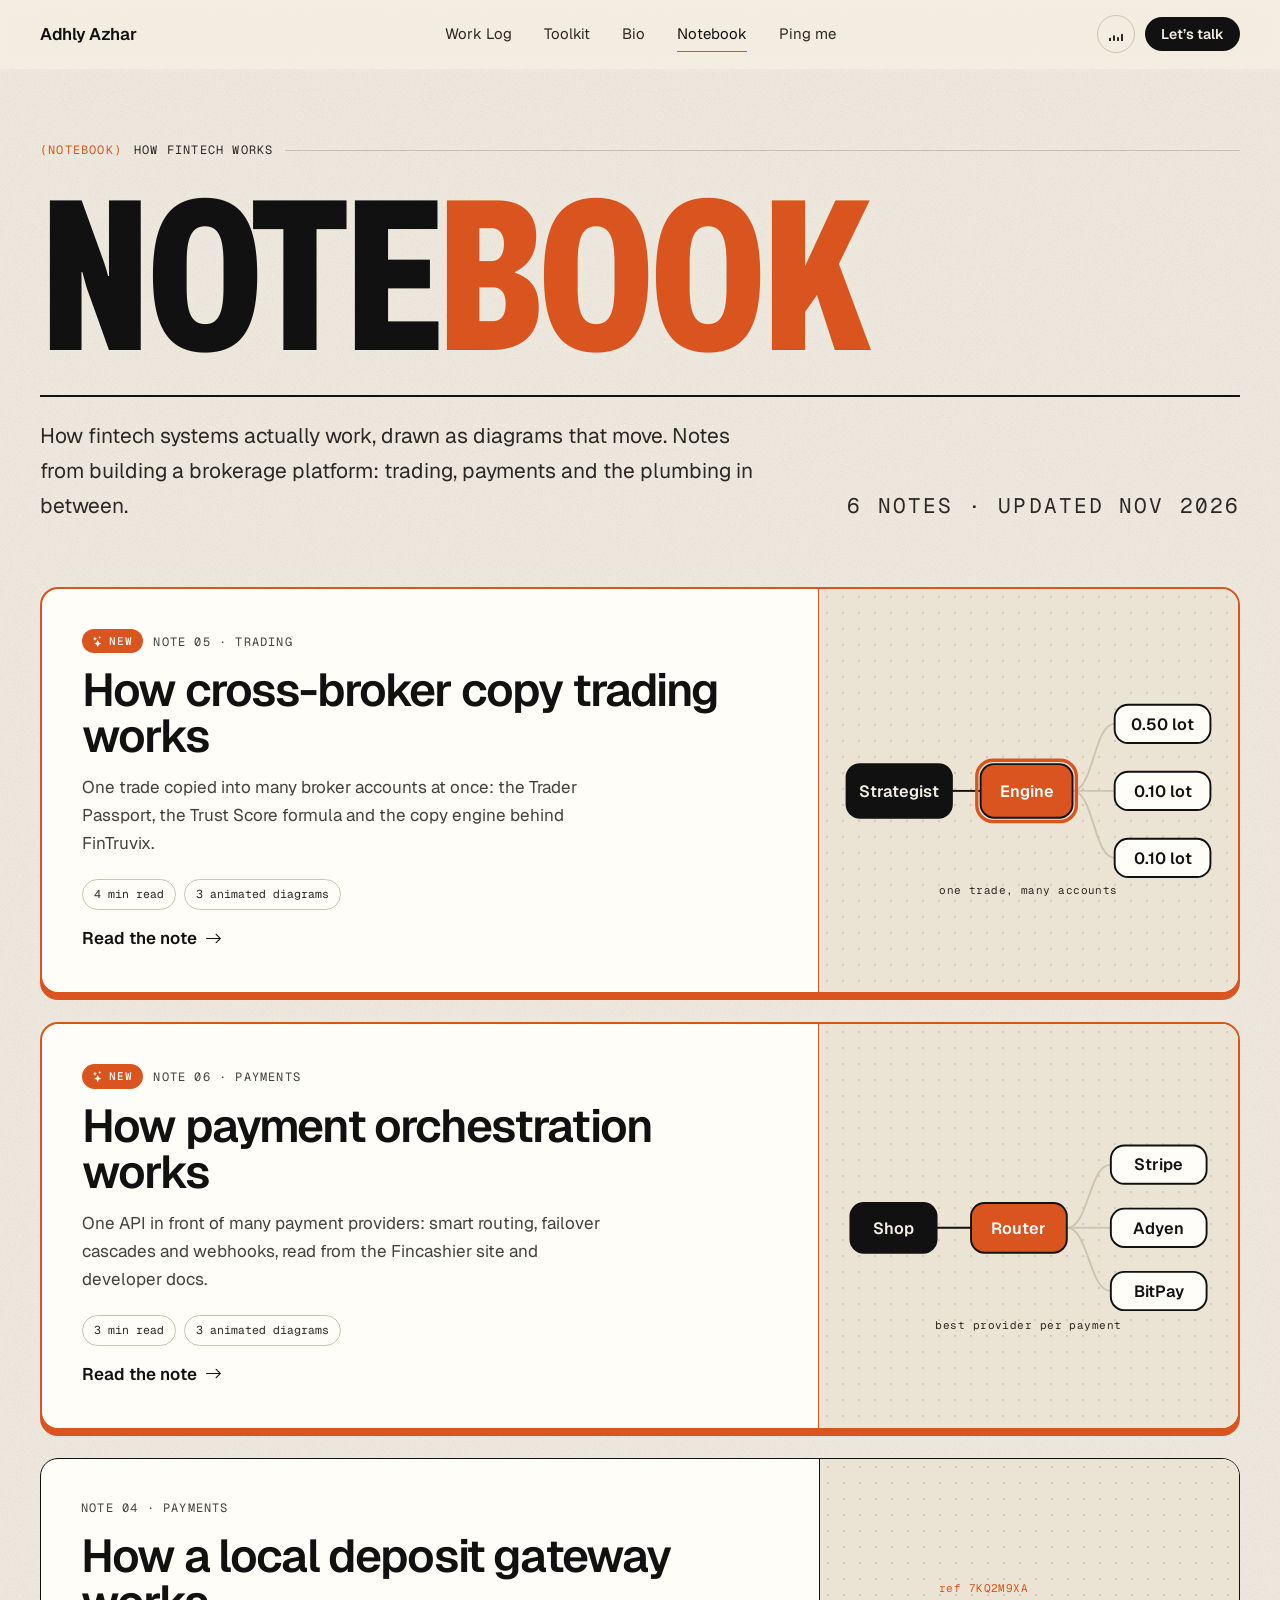
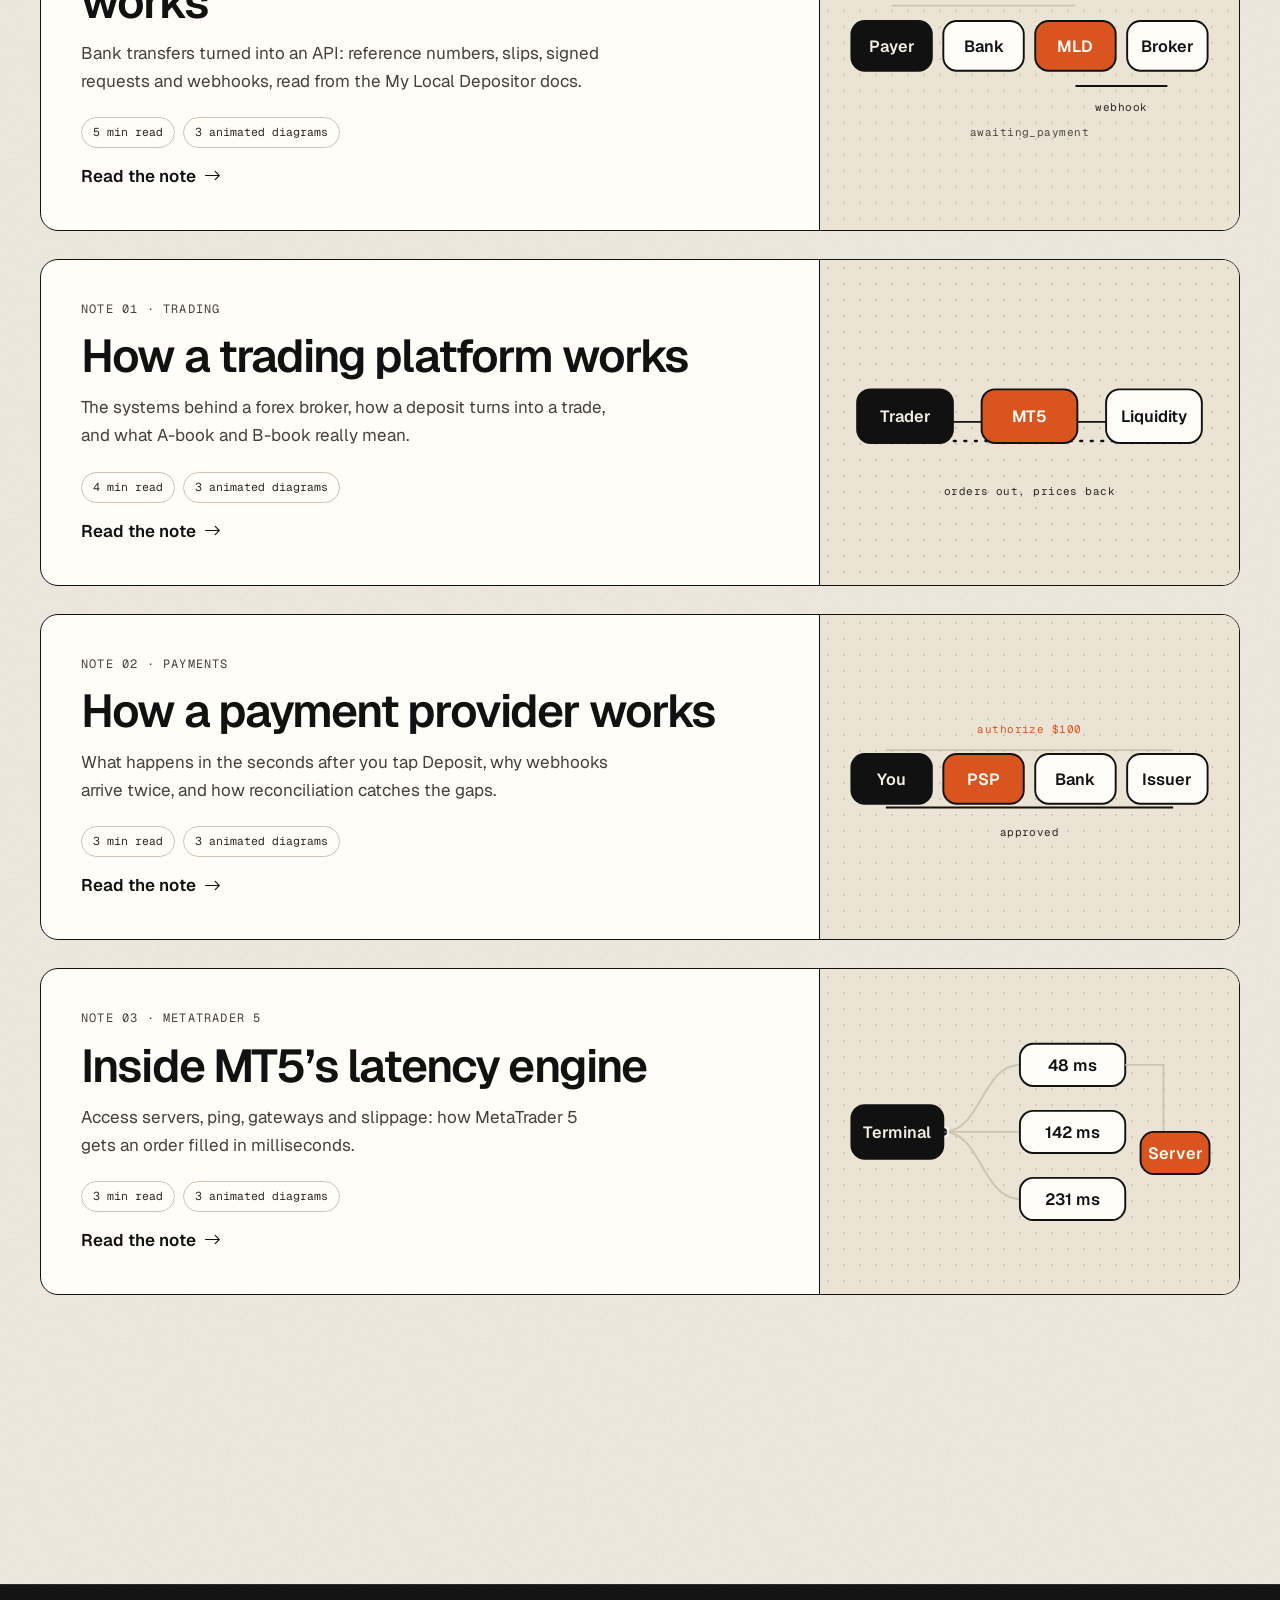
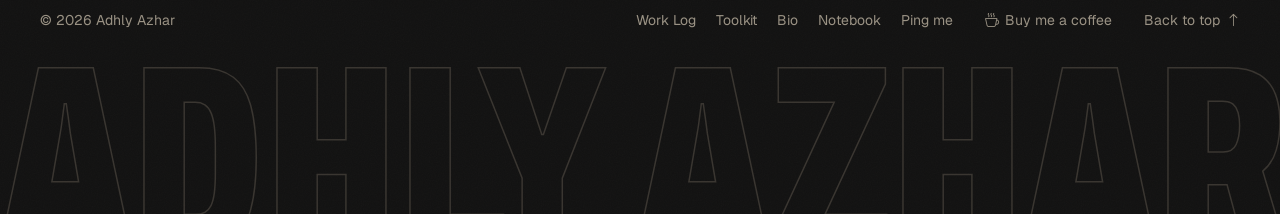
<file: notebook.html>
<!DOCTYPE html>
<html lang="en">

<head>
  <meta charset="utf-8">
  <meta name="viewport" content="width=device-width, initial-scale=1">
  <title>Notebook · Adhly Azhar</title>
  <meta name="description" content="How fintech systems work, explained with animated diagrams: trading platforms, payment providers and MT5 latency.">
  <meta name="theme-color" content="#F3EEE3">
  <meta property="og:type" content="article">
  <meta property="og:title" content="Notebook · Adhly Azhar">
  <meta property="og:description" content="How fintech systems work, explained with animated diagrams: trading platforms, payment providers and MT5 latency.">
  <meta property="og:image" content="https://azharadhly.github.io/portfolio/assets/img/profile/og-image.jpg">

  <link rel="icon" href="assets/img/favicon-48.png" sizes="48x48" type="image/png">
  <link rel="icon" href="assets/img/favicon-32.png" sizes="32x32" type="image/png">
  <link rel="apple-touch-icon" href="assets/img/apple-touch-icon.png">
  <link rel="preconnect" href="https://fonts.googleapis.com">
  <link rel="preconnect" href="https://fonts.gstatic.com" crossorigin>
  <link href="https://fonts.googleapis.com/css2?family=Archivo:wdth,wght@62..125,400..900&family=Geist:wght@400;500;600;700&family=Geist+Mono:wght@400;500&family=Instrument+Serif:ital@0;1&display=swap" rel="stylesheet">
  <link href="assets/vendor/bootstrap-icons/bootstrap-icons.min.css" rel="stylesheet">
  <link href="assets/css/style.css" rel="stylesheet">
  <script>document.documentElement.classList.add('js');</script>
</head>

<body id="top">
  <a class="skip-link" href="#main">Skip to content</a>
  <!-- shared gradients for the Tackit-style pins on the sticky notes -->
  <svg class="svg-defs" aria-hidden="true" focusable="false">
    <defs>
      <radialGradient id="pin-ball" cx="0.36" cy="0.32" r="0.72">
        <stop offset="0" stop-color="#f6d4c7"/><stop offset="0.45" stop-color="#d9541e"/><stop offset="1" stop-color="#8f3110"/>
      </radialGradient>
      <linearGradient id="pin-steel" x1="0" y1="0" x2="1" y2="0">
        <stop offset="0" stop-color="#f3f4f6"/><stop offset="0.5" stop-color="#a1a7b0"/><stop offset="1" stop-color="#525a66"/>
      </linearGradient>
    </defs>
  </svg>

  <header class="site-header">
    <div class="container nav">
      <a class="brand" href="index.html" aria-label="Adhly Azhar, home">
        <span>Adhly Azhar</span>
      </a>

      <nav id="site-menu" class="nav-links" aria-label="Main">
        <a href="index.html#work">Work Log</a>
        <a href="index.html#services">Toolkit</a>
        <a href="index.html#about">Bio</a>
        <a href="notebook.html" class="is-active" aria-current="page">Notebook</a>
        <a href="index.html#contact">Ping me</a>
        <a class="only-mobile" href="assets/resume/adhly-azhar-resume.pdf" download>Download résumé</a>
      </nav>

      <div class="nav-actions">
        <button class="sound-toggle" type="button" data-sound-toggle data-on="Pause music" data-off="Play music"
          aria-pressed="false" aria-label="Background music" title="Play music">
          <span class="eq" aria-hidden="true"><i></i><i></i><i></i><i></i></span>
        </button>
        <a class="btn btn-ink btn-sm" href="index.html#contact">Let’s talk</a>
        <button class="nav-toggle" type="button" aria-expanded="false" aria-controls="site-menu" aria-label="Open menu">
          <i class="bi bi-list" aria-hidden="true"></i><i class="bi bi-x-lg" aria-hidden="true"></i>
        </button>
      </div>
    </div>
  </header>

  <main id="main">
    <div class="container">
      <header class="nb-hero">
        <p class="label"><span>(Notebook)</span>How fintech works</p>
        <h1 class="nb-title">Note<span>book</span></h1>
        <div class="nb-intro">
          <p>How fintech systems actually work, drawn as diagrams that move. Notes from building a brokerage platform: trading, payments and the plumbing in between.</p>
          <p class="nb-count">6 notes · updated Nov 2026</p>
        </div>
      </header>

      <div class="nb-list">
        <a class="nb-card reveal is-new" href="how-copy-trading-works.html">
          <div class="nb-card-body">
            <p class="nb-num"><span class="nb-new"><i class="bi bi-stars" aria-hidden="true"></i>New</span>Note 05 · Trading</p>
            <h2>How cross-broker copy trading works</h2>
            <p>One trade copied into many broker accounts at once: the Trader Passport, the Trust Score formula and the copy engine behind FinTruvix.</p>
            <div class="nb-meta"><span>4 min read</span><span>3 animated diagrams</span></div>
            <span class="nb-read">Read the note <i class="bi bi-arrow-right" aria-hidden="true"></i></span>
          </div>
          <div class="nb-card-art" aria-hidden="true"><svg class="motion" viewBox="0 0 400 240" role="img" aria-label="One strategist trade goes through the engine and becomes three sized orders at once." data-still="3"><path class="d-line is-ink" d="M120 120H150"/><path class="d-line" d="M246 120C268 120 268 50 290 50"/><circle class="d-dot " r="7" opacity="0"><animateMotion dur="6s" repeatCount="indefinite" calcMode="linear" path="M246 120C268 120 268 50 290 50" keyPoints="0;0;1;1" keyTimes="0.0000;0.2667;0.4000;1.0000"/><animate attributeName="opacity" dur="6s" repeatCount="indefinite" values="0;0;1;1;0;0" keyTimes="0.0000;0.2467;0.2667;0.4000;0.4200;1.0000"/></circle><path class="d-line" d="M246 120C268 120 268 120 290 120"/><circle class="d-dot " r="7" opacity="0"><animateMotion dur="6s" repeatCount="indefinite" calcMode="linear" path="M246 120C268 120 268 120 290 120" keyPoints="0;0;1;1" keyTimes="0.0000;0.2667;0.4000;1.0000"/><animate attributeName="opacity" dur="6s" repeatCount="indefinite" values="0;0;1;1;0;0" keyTimes="0.0000;0.2467;0.2667;0.4000;0.4200;1.0000"/></circle><path class="d-line" d="M246 120C268 120 268 190 290 190"/><circle class="d-dot " r="7" opacity="0"><animateMotion dur="6s" repeatCount="indefinite" calcMode="linear" path="M246 120C268 120 268 190 290 190" keyPoints="0;0;1;1" keyTimes="0.0000;0.2667;0.4000;1.0000"/><animate attributeName="opacity" dur="6s" repeatCount="indefinite" values="0;0;1;1;0;0" keyTimes="0.0000;0.2467;0.2667;0.4000;0.4200;1.0000"/></circle><circle class="d-dot " r="7" opacity="0"><animateMotion dur="6s" repeatCount="indefinite" calcMode="linear" path="M120 120H150" keyPoints="0;0;1;1" keyTimes="0.0000;0.0667;0.1833;1.0000"/><animate attributeName="opacity" dur="6s" repeatCount="indefinite" values="0;0;1;1;0;0" keyTimes="0.0000;0.0467;0.0667;0.1833;0.2033;1.0000"/></circle><g class="d-node is-dark"><rect x="10" y="92" width="110" height="56" rx="14"/><text class="d-title" x="65.0" y="126.0" text-anchor="middle">Strategist</text></g><g class="d-node is-accent"><rect x="150" y="92" width="96" height="56" rx="14"/><text class="d-title" x="198.0" y="126.0" text-anchor="middle">Engine</text></g><g class="d-node "><rect x="290" y="30" width="100" height="40" rx="14"/><text class="d-title" x="340.0" y="56.0" text-anchor="middle">0.50 lot</text></g><rect x="286" y="26" width="108" height="48" rx="17" fill="none" stroke="#D9541E" stroke-width="3.5" opacity="0"><animate attributeName="opacity" dur="6s" repeatCount="indefinite" values="0;0;1;1;0;0" keyTimes="0.0000;0.4000;0.4333;0.6000;0.6333;1.0000"/></rect><g class="d-node "><rect x="290" y="100" width="100" height="40" rx="14"/><text class="d-title" x="340.0" y="126.0" text-anchor="middle">0.10 lot</text></g><rect x="286" y="96" width="108" height="48" rx="17" fill="none" stroke="#D9541E" stroke-width="3.5" opacity="0"><animate attributeName="opacity" dur="6s" repeatCount="indefinite" values="0;0;1;1;0;0" keyTimes="0.0000;0.4000;0.4333;0.6000;0.6333;1.0000"/></rect><g class="d-node "><rect x="290" y="170" width="100" height="40" rx="14"/><text class="d-title" x="340.0" y="196.0" text-anchor="middle">0.10 lot</text></g><rect x="286" y="166" width="108" height="48" rx="17" fill="none" stroke="#D9541E" stroke-width="3.5" opacity="0"><animate attributeName="opacity" dur="6s" repeatCount="indefinite" values="0;0;1;1;0;0" keyTimes="0.0000;0.4000;0.4333;0.6000;0.6333;1.0000"/></rect><rect x="146" y="88" width="104" height="64" rx="17" fill="none" stroke="#D9541E" stroke-width="3.5" opacity="0"><animate attributeName="opacity" dur="6s" repeatCount="indefinite" values="0;0;1;1;0;0" keyTimes="0.0000;0.1833;0.2167;0.3000;0.3333;1.0000"/></rect><text class="d-label " x="200" y="228" text-anchor="middle">one trade, many accounts</text></svg></div>
        </a>
        <a class="nb-card reveal is-new" href="how-payment-orchestration-works.html">
          <div class="nb-card-body">
            <p class="nb-num"><span class="nb-new"><i class="bi bi-stars" aria-hidden="true"></i>New</span>Note 06 · Payments</p>
            <h2>How payment orchestration works</h2>
            <p>One API in front of many payment providers: smart routing, failover cascades and webhooks, read from the Fincashier site and developer docs.</p>
            <div class="nb-meta"><span>3 min read</span><span>3 animated diagrams</span></div>
            <span class="nb-read">Read the note <i class="bi bi-arrow-right" aria-hidden="true"></i></span>
          </div>
          <div class="nb-card-art" aria-hidden="true"><svg class="motion" viewBox="0 0 400 240" role="img" aria-label="A router sends each payment to a different provider." data-still="1.8"><path class="d-line is-ink" d="M104 122H140"/><path class="d-line" d="M240 122C263 122 263 56 286 56"/><path class="d-line" d="M240 122C263 122 263 122 286 122"/><path class="d-line" d="M240 122C263 122 263 188 286 188"/><circle class="d-dot " r="7" opacity="0"><animateMotion dur="7.5s" repeatCount="indefinite" calcMode="linear" path="M104 122H140" keyPoints="0;0;1;1" keyTimes="0.0000;0.0400;0.1067;1.0000"/><animate attributeName="opacity" dur="7.5s" repeatCount="indefinite" values="0;0;1;1;0;0" keyTimes="0.0000;0.0240;0.0400;0.1067;0.1227;1.0000"/></circle><circle class="d-dot " r="7" opacity="0"><animateMotion dur="7.5s" repeatCount="indefinite" calcMode="linear" path="M240 122C263 122 263 122 286 122" keyPoints="0;0;1;1" keyTimes="0.0000;0.1333;0.2133;1.0000"/><animate attributeName="opacity" dur="7.5s" repeatCount="indefinite" values="0;0;1;1;0;0" keyTimes="0.0000;0.1173;0.1333;0.2133;0.2293;1.0000"/></circle><circle class="d-dot " r="7" opacity="0"><animateMotion dur="7.5s" repeatCount="indefinite" calcMode="linear" path="M104 122H140" keyPoints="0;0;1;1" keyTimes="0.0000;0.3467;0.4133;1.0000"/><animate attributeName="opacity" dur="7.5s" repeatCount="indefinite" values="0;0;1;1;0;0" keyTimes="0.0000;0.3307;0.3467;0.4133;0.4293;1.0000"/></circle><circle class="d-dot " r="7" opacity="0"><animateMotion dur="7.5s" repeatCount="indefinite" calcMode="linear" path="M240 122C263 122 263 56 286 56" keyPoints="0;0;1;1" keyTimes="0.0000;0.4400;0.5200;1.0000"/><animate attributeName="opacity" dur="7.5s" repeatCount="indefinite" values="0;0;1;1;0;0" keyTimes="0.0000;0.4240;0.4400;0.5200;0.5360;1.0000"/></circle><circle class="d-dot " r="7" opacity="0"><animateMotion dur="7.5s" repeatCount="indefinite" calcMode="linear" path="M104 122H140" keyPoints="0;0;1;1" keyTimes="0.0000;0.6533;0.7200;1.0000"/><animate attributeName="opacity" dur="7.5s" repeatCount="indefinite" values="0;0;1;1;0;0" keyTimes="0.0000;0.6373;0.6533;0.7200;0.7360;1.0000"/></circle><circle class="d-dot " r="7" opacity="0"><animateMotion dur="7.5s" repeatCount="indefinite" calcMode="linear" path="M240 122C263 122 263 188 286 188" keyPoints="0;0;1;1" keyTimes="0.0000;0.7467;0.8267;1.0000"/><animate attributeName="opacity" dur="7.5s" repeatCount="indefinite" values="0;0;1;1;0;0" keyTimes="0.0000;0.7307;0.7467;0.8267;0.8427;1.0000"/></circle><g class="d-node is-dark"><rect x="14" y="96" width="90" height="52" rx="14"/><text class="d-title" x="59.0" y="128.0" text-anchor="middle">Shop</text></g><g class="d-node is-accent"><rect x="140" y="96" width="100" height="52" rx="14"/><text class="d-title" x="190.0" y="128.0" text-anchor="middle">Router</text></g><g class="d-node "><rect x="286" y="36" width="100" height="40" rx="14"/><text class="d-title" x="336.0" y="62.0" text-anchor="middle">Stripe</text></g><rect x="282" y="32" width="108" height="48" rx="17" fill="none" stroke="#D9541E" stroke-width="3.5" opacity="0"><animate attributeName="opacity" dur="7.5s" repeatCount="indefinite" values="0;0;1;1;0;0" keyTimes="0.0000;0.5200;0.5467;0.6267;0.6533;1.0000"/></rect><g class="d-node "><rect x="286" y="102" width="100" height="40" rx="14"/><text class="d-title" x="336.0" y="128.0" text-anchor="middle">Adyen</text></g><rect x="282" y="98" width="108" height="48" rx="17" fill="none" stroke="#D9541E" stroke-width="3.5" opacity="0"><animate attributeName="opacity" dur="7.5s" repeatCount="indefinite" values="0;0;1;1;0;0" keyTimes="0.0000;0.2133;0.2400;0.3200;0.3467;1.0000"/></rect><g class="d-node "><rect x="286" y="168" width="100" height="40" rx="14"/><text class="d-title" x="336.0" y="194.0" text-anchor="middle">BitPay</text></g><rect x="282" y="164" width="108" height="48" rx="17" fill="none" stroke="#D9541E" stroke-width="3.5" opacity="0"><animate attributeName="opacity" dur="7.5s" repeatCount="indefinite" values="0;0;1;1;0;0" keyTimes="0.0000;0.8267;0.8533;0.9333;0.9600;1.0000"/></rect><text class="d-label " x="200" y="228" text-anchor="middle">best provider per payment</text></svg></div>
        </a>
        <a class="nb-card reveal" href="how-local-deposit-gateways-work.html">
          <div class="nb-card-body">
            <p class="nb-num">Note 04 · Payments</p>
            <h2>How a local deposit gateway works</h2>
            <p>Bank transfers turned into an API: reference numbers, slips, signed requests and webhooks, read from the My Local Depositor docs.</p>
            <div class="nb-meta"><span>5 min read</span><span>3 animated diagrams</span></div>
            <span class="nb-read">Read the note <i class="bi bi-arrow-right" aria-hidden="true"></i></span>
          </div>
          <div class="nb-card-art" aria-hidden="true"><svg class="motion" viewBox="0 0 400 240" role="img" aria-label="A bank transfer with a reference number reaches MLD, which confirms it and sends a webhook to the broker." data-still="4"><path class="d-line" d="M56 80H248"/><path class="d-line is-ink" d="M248 164H344"/><circle class="d-dot " r="7" opacity="0"><animateMotion dur="7s" repeatCount="indefinite" calcMode="linear" path="M56 80H248" keyPoints="0;0;1;1" keyTimes="0.0000;0.0429;0.3286;1.0000"/><animate attributeName="opacity" dur="7s" repeatCount="indefinite" values="0;0;1;1;0;0" keyTimes="0.0000;0.0257;0.0429;0.3286;0.3457;1.0000"/></circle><circle class="d-dot is-ink" r="7" opacity="0"><animateMotion dur="7s" repeatCount="indefinite" calcMode="linear" path="M248 164H344" keyPoints="0;0;1;1" keyTimes="0.0000;0.4286;0.5429;1.0000"/><animate attributeName="opacity" dur="7s" repeatCount="indefinite" values="0;0;1;1;0;0" keyTimes="0.0000;0.4114;0.4286;0.5429;0.5600;1.0000"/></circle><g class="d-node is-dark"><rect x="14" y="96" width="84" height="52" rx="14"/><text class="d-title" x="56.0" y="128.0" text-anchor="middle">Payer</text></g><g class="d-node "><rect x="110" y="96" width="84" height="52" rx="14"/><text class="d-title" x="152.0" y="128.0" text-anchor="middle">Bank</text></g><g class="d-node is-accent"><rect x="206" y="96" width="84" height="52" rx="14"/><text class="d-title" x="248.0" y="128.0" text-anchor="middle">MLD</text></g><g class="d-node "><rect x="302" y="96" width="84" height="52" rx="14"/><text class="d-title" x="344.0" y="128.0" text-anchor="middle">Broker</text></g><text class="d-label is-orange" x="152" y="66" text-anchor="middle">ref 7KQ2M9XA</text><text class="d-label " x="296" y="190" text-anchor="middle">webhook</text><text class="d-label " x="200" y="216" text-anchor="middle" opacity="0">awaiting_payment<animate attributeName="opacity" dur="7s" repeatCount="indefinite" values="0;0;1;1;0;0" keyTimes="0.0000;0.0001;0.0286;0.5143;0.5429;1.0000"/></text><text class="d-label is-orange" x="200" y="216" text-anchor="middle" opacity="0">confirmed<animate attributeName="opacity" dur="7s" repeatCount="indefinite" values="0;0;1;1;0;0" keyTimes="0.0000;0.5143;0.5429;0.9429;0.9714;1.0000"/></text></svg></div>
        </a>
        <a class="nb-card reveal" href="how-trading-platforms-work.html">
          <div class="nb-card-body">
            <p class="nb-num">Note 01 · Trading</p>
            <h2>How a trading platform works</h2>
            <p>The systems behind a forex broker, how a deposit turns into a trade, and what A-book and B-book really mean.</p>
            <div class="nb-meta"><span>4 min read</span><span>3 animated diagrams</span></div>
            <span class="nb-read">Read the note <i class="bi bi-arrow-right" aria-hidden="true"></i></span>
          </div>
          <div class="nb-card-art" aria-hidden="true"><svg class="motion" viewBox="0 0 400 240" role="img" aria-label="Orders flow from trader to MT5 to liquidity, prices flow back." data-still="2"><path class="d-line is-ink" d="M110 120H290"/><path class="d-flow is-ink is-reverse" d="M110 140H290"/><circle class="d-dot " r="7" opacity="0"><animateMotion dur="6s" repeatCount="indefinite" calcMode="linear" path="M70 112H330" keyPoints="0;0;1;1" keyTimes="0.0000;0.0667;0.4667;1.0000"/><animate attributeName="opacity" dur="6s" repeatCount="indefinite" values="0;0;1;1;0;0" keyTimes="0.0000;0.0467;0.0667;0.4667;0.4867;1.0000"/></circle><g class="d-node is-dark"><rect x="20" y="86" width="100" height="56" rx="14"/><text class="d-title" x="70.0" y="120.0" text-anchor="middle">Trader</text></g><g class="d-node is-accent"><rect x="150" y="86" width="100" height="56" rx="14"/><text class="d-title" x="200.0" y="120.0" text-anchor="middle">MT5</text></g><g class="d-node "><rect x="280" y="86" width="100" height="56" rx="14"/><text class="d-title" x="330.0" y="120.0" text-anchor="middle">Liquidity</text></g><rect x="146" y="82" width="108" height="64" rx="17" fill="none" stroke="#D9541E" stroke-width="3.5" opacity="0"><animate attributeName="opacity" dur="6s" repeatCount="indefinite" values="0;0;1;1;0;0" keyTimes="0.0000;0.1833;0.2167;0.3000;0.3333;1.0000"/></rect><rect x="276" y="82" width="108" height="64" rx="17" fill="none" stroke="#D9541E" stroke-width="3.5" opacity="0"><animate attributeName="opacity" dur="6s" repeatCount="indefinite" values="0;0;1;1;0;0" keyTimes="0.0000;0.4333;0.4667;0.5667;0.6000;1.0000"/></rect><text class="d-label " x="200" y="196" text-anchor="middle">orders out, prices back</text></svg></div>
        </a>
        <a class="nb-card reveal" href="how-payment-providers-work.html">
          <div class="nb-card-body">
            <p class="nb-num">Note 02 · Payments</p>
            <h2>How a payment provider works</h2>
            <p>What happens in the seconds after you tap Deposit, why webhooks arrive twice, and how reconciliation catches the gaps.</p>
            <div class="nb-meta"><span>3 min read</span><span>3 animated diagrams</span></div>
            <span class="nb-read">Read the note <i class="bi bi-arrow-right" aria-hidden="true"></i></span>
          </div>
          <div class="nb-card-art" aria-hidden="true"><svg class="motion" viewBox="0 0 400 240" role="img" aria-label="A payment request travels to the issuer and the approval comes back." data-still="2"><path class="d-line" d="M50 92H350"/><path class="d-line is-ink" d="M50 152H350"/><circle class="d-dot " r="7" opacity="0"><animateMotion dur="6s" repeatCount="indefinite" calcMode="linear" path="M50 92H350" keyPoints="0;0;1;1" keyTimes="0.0000;0.0500;0.3833;1.0000"/><animate attributeName="opacity" dur="6s" repeatCount="indefinite" values="0;0;1;1;0;0" keyTimes="0.0000;0.0300;0.0500;0.3833;0.4033;1.0000"/></circle><circle class="d-dot is-ink" r="7" opacity="0"><animateMotion dur="6s" repeatCount="indefinite" calcMode="linear" path="M350 152H50" keyPoints="0;0;1;1" keyTimes="0.0000;0.4667;0.8000;1.0000"/><animate attributeName="opacity" dur="6s" repeatCount="indefinite" values="0;0;1;1;0;0" keyTimes="0.0000;0.4467;0.4667;0.8000;0.8200;1.0000"/></circle><g class="d-node is-dark"><rect x="14" y="96" width="84" height="52" rx="14"/><text class="d-title" x="56.0" y="128.0" text-anchor="middle">You</text></g><g class="d-node is-accent"><rect x="110" y="96" width="84" height="52" rx="14"/><text class="d-title" x="152.0" y="128.0" text-anchor="middle">PSP</text></g><g class="d-node "><rect x="206" y="96" width="84" height="52" rx="14"/><text class="d-title" x="248.0" y="128.0" text-anchor="middle">Bank</text></g><g class="d-node "><rect x="302" y="96" width="84" height="52" rx="14"/><text class="d-title" x="344.0" y="128.0" text-anchor="middle">Issuer</text></g><text class="d-label is-orange" x="200" y="74" text-anchor="middle">authorize $100</text><text class="d-label " x="200" y="182" text-anchor="middle">approved</text></svg></div>
        </a>
        <a class="nb-card reveal" href="mt5-latency-engine.html">
          <div class="nb-card-body">
            <p class="nb-num">Note 03 · MetaTrader 5</p>
            <h2>Inside MT5’s latency engine</h2>
            <p>Access servers, ping, gateways and slippage: how MetaTrader 5 gets an order filled in milliseconds.</p>
            <div class="nb-meta"><span>3 min read</span><span>3 animated diagrams</span></div>
            <span class="nb-read">Read the note <i class="bi bi-arrow-right" aria-hidden="true"></i></span>
          </div>
          <div class="nb-card-art" aria-hidden="true"><svg class="motion" viewBox="0 0 400 240" role="img" aria-label="The terminal pings three access servers and connects through the fastest." data-still="2"><path class="d-line" d="M110 120C150 120 150 50 190 50"/><circle class="d-dot is-ink" r="5" opacity="0"><animateMotion dur="6s" repeatCount="indefinite" calcMode="linear" path="M110 120C150 120 150 50 190 50" keyPoints="0;0;1;1" keyTimes="0.0000;0.0500;0.2000;1.0000"/><animate attributeName="opacity" dur="6s" repeatCount="indefinite" values="0;0;1;1;0;0" keyTimes="0.0000;0.0300;0.0500;0.2000;0.2200;1.0000"/></circle><path class="d-line" d="M110 120C150 120 150 120 190 120"/><circle class="d-dot is-ink" r="5" opacity="0"><animateMotion dur="6s" repeatCount="indefinite" calcMode="linear" path="M110 120C150 120 150 120 190 120" keyPoints="0;0;1;1" keyTimes="0.0000;0.0500;0.2000;1.0000"/><animate attributeName="opacity" dur="6s" repeatCount="indefinite" values="0;0;1;1;0;0" keyTimes="0.0000;0.0300;0.0500;0.2000;0.2200;1.0000"/></circle><path class="d-line" d="M110 120C150 120 150 190 190 190"/><circle class="d-dot is-ink" r="5" opacity="0"><animateMotion dur="6s" repeatCount="indefinite" calcMode="linear" path="M110 120C150 120 150 190 190 190" keyPoints="0;0;1;1" keyTimes="0.0000;0.0500;0.2000;1.0000"/><animate attributeName="opacity" dur="6s" repeatCount="indefinite" values="0;0;1;1;0;0" keyTimes="0.0000;0.0300;0.0500;0.2000;0.2200;1.0000"/></circle><g class="d-node is-dark"><rect x="14" y="92" width="96" height="56" rx="14"/><text class="d-title" x="62.0" y="126.0" text-anchor="middle">Terminal</text></g><g class="d-node "><rect x="190" y="28" width="110" height="44" rx="14"/><text class="d-title" x="245.0" y="56.0" text-anchor="middle">48 ms</text></g><g class="d-node "><rect x="190" y="98" width="110" height="44" rx="14"/><text class="d-title" x="245.0" y="126.0" text-anchor="middle">142 ms</text></g><g class="d-node "><rect x="190" y="168" width="110" height="44" rx="14"/><text class="d-title" x="245.0" y="196.0" text-anchor="middle">231 ms</text></g><rect x="186" y="24" width="118" height="52" rx="17" fill="none" stroke="#D9541E" stroke-width="3.5" opacity="0"><animate attributeName="opacity" dur="6s" repeatCount="indefinite" values="0;0;1;1;0;0" keyTimes="0.0000;0.2500;0.2833;0.9333;0.9667;1.0000"/></rect><path class="d-line" d="M300 50H340V120"/><circle class="d-dot " r="7" opacity="0"><animateMotion dur="6s" repeatCount="indefinite" calcMode="linear" path="M300 50H340V120" keyPoints="0;0;1;1" keyTimes="0.0000;0.3333;0.5000;1.0000"/><animate attributeName="opacity" dur="6s" repeatCount="indefinite" values="0;0;1;1;0;0" keyTimes="0.0000;0.3133;0.3333;0.5000;0.5200;1.0000"/></circle><g class="d-node is-accent"><rect x="316" y="120" width="72" height="44" rx="14"/><text class="d-title" x="352.0" y="148.0" text-anchor="middle">Server</text></g></svg></div>
        </a>
        <div class="nb-more">
          <div class="drop-note note-nb" aria-hidden="true">
            <div class="drop-paper" style="--r: 4deg"><span class="drop-pin"><span class="pin-shadow"></span><span class="pin-body"><svg class="pin-art" viewBox="0 0 22 30"><path d="M10.2 15.5H11.8L11.35 27.6L11 30L10.65 27.6Z" fill="url(#pin-steel)"/><path d="M8.6 15.2H13.4L12.3 17.6H9.7Z" fill="#8f3110"/><circle cx="11" cy="9" r="7.6" fill="url(#pin-ball)" stroke="rgba(15, 23, 42, 0.35)" stroke-width="0.6"/><ellipse cx="8.3" cy="6.1" rx="2.7" ry="1.9" fill="#fff" opacity="0.75" transform="rotate(-30 8.3 6.1)"/><circle cx="14.4" cy="12.6" r="1" fill="#fff" opacity="0.25"/></svg></span></span><p>More notes on the <u>way</u></p></div>
          </div>
        </div>
      </div>
    </div>
  </main>

  <footer class="site-footer">
    <div class="container footer-inner">
      <p>© <span data-year>2026</span> Adhly Azhar</p>
      <nav aria-label="Footer">
        <a href="index.html#work">Work Log</a>
        <a href="index.html#services">Toolkit</a>
        <a href="index.html#about">Bio</a>
        <a href="notebook.html">Notebook</a>
        <a href="index.html#contact">Ping me</a>
      </nav>
      <a class="footer-kofi" href="https://ko-fi.com/adhlyazhar" target="_blank" rel="noopener"><i class="bi bi-cup-hot" aria-hidden="true"></i> Buy me a coffee</a>
      <a class="to-top" href="#top">Back to top <i class="bi bi-arrow-up" aria-hidden="true"></i></a>
    </div>
    <div class="footer-mast" aria-hidden="true">Adhly Azhar</div>
  </footer>

  <script src="assets/js/site.js" defer></script>
  <script src="assets/js/sound.js" defer></script>
</body>

</html>
</file>
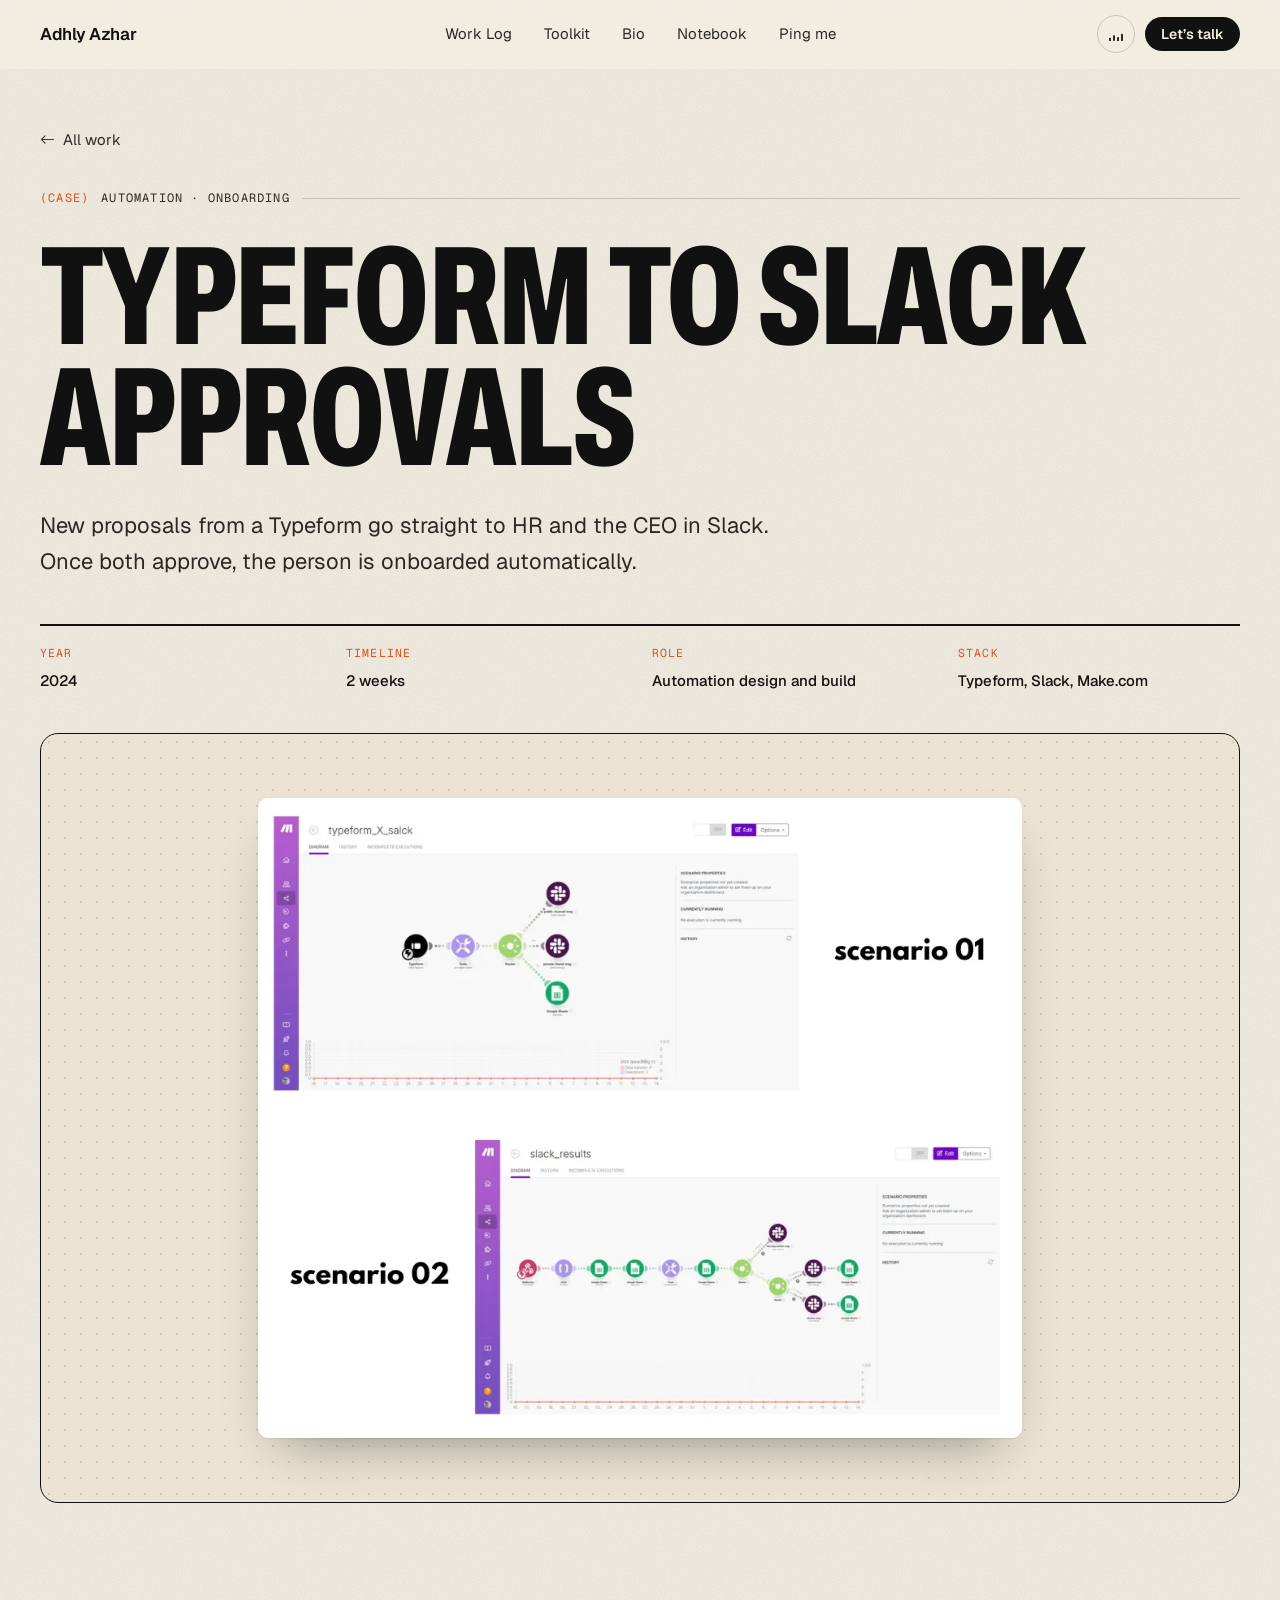
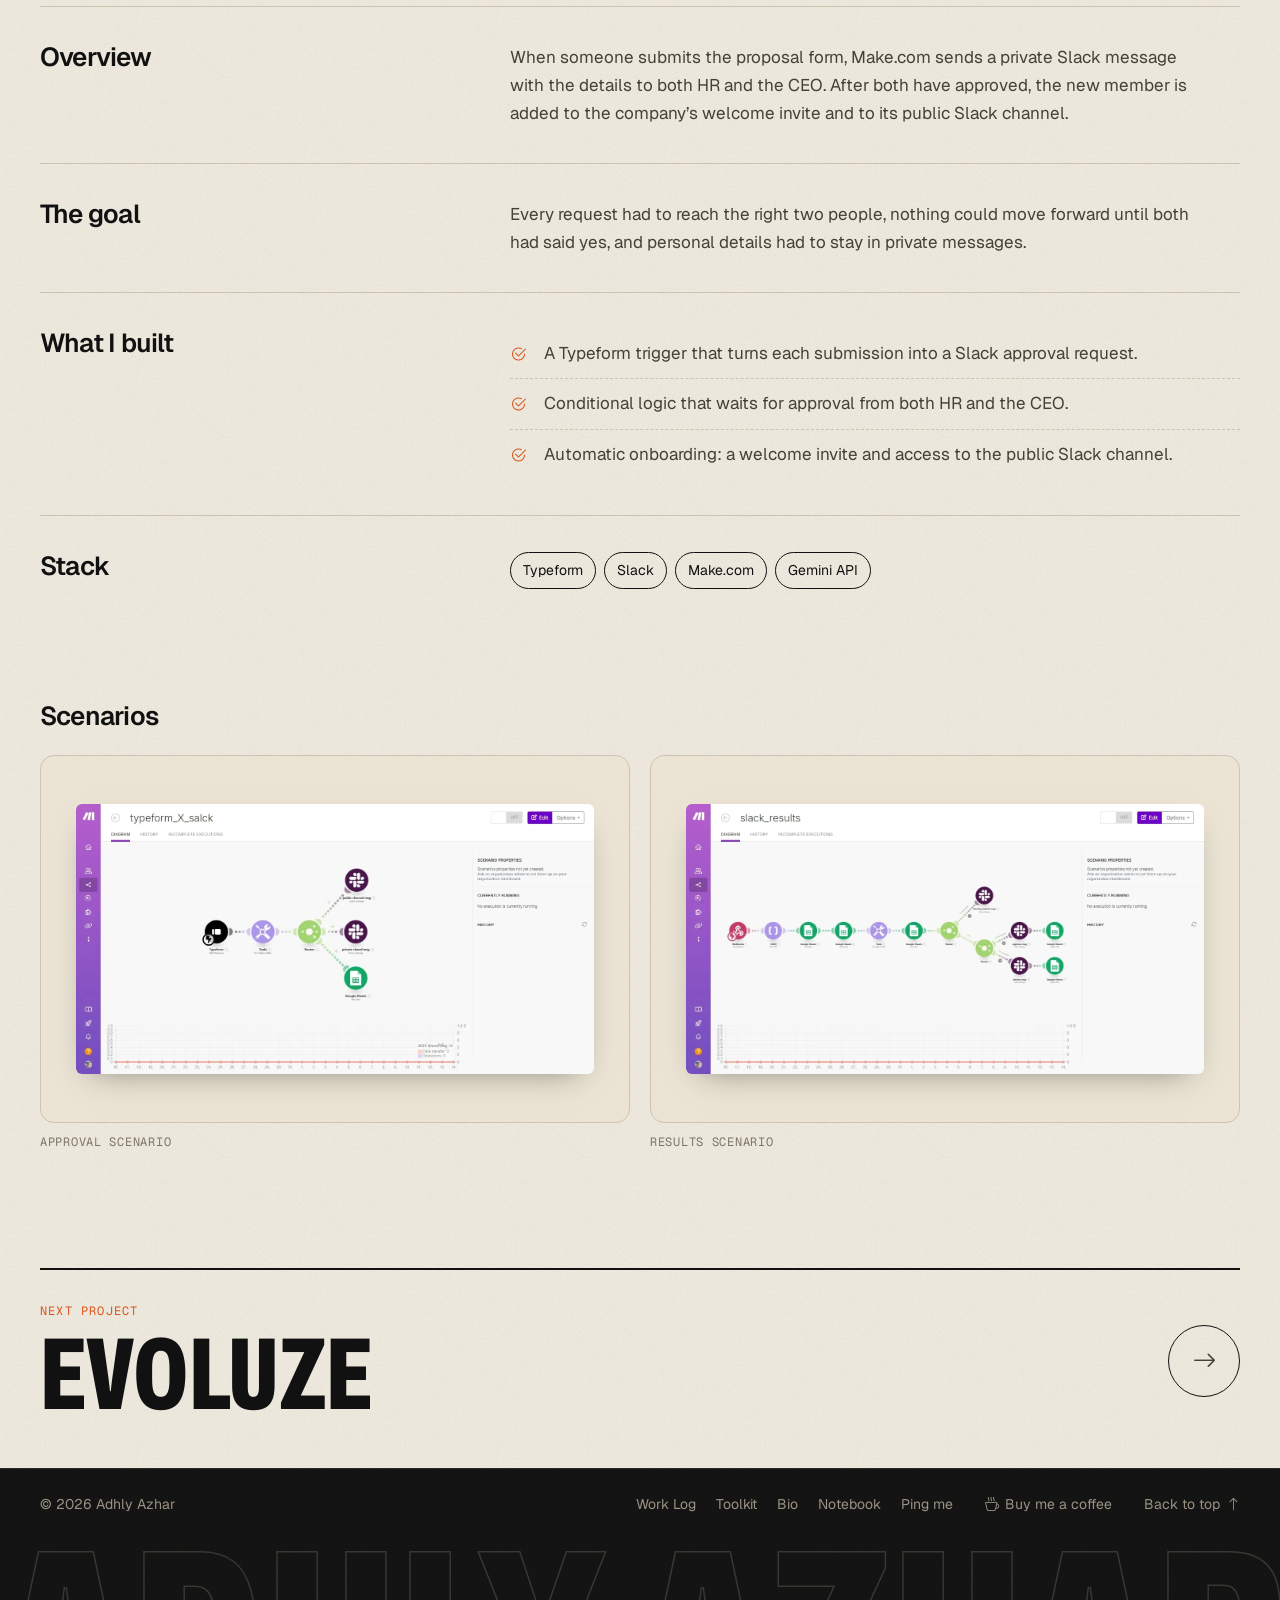
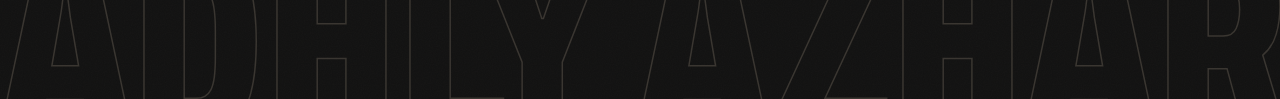
<file: Typform-slack.html>
<!DOCTYPE html>
<html lang="en">

<head>
  <meta charset="utf-8">
  <meta name="viewport" content="width=device-width, initial-scale=1">
  <title>Typeform to Slack approvals · Adhly Azhar</title>
  <meta name="description" content="New proposals from a Typeform go straight to HR and the CEO in Slack. Once both approve, the person is onboarded automatically.">
  <meta name="theme-color" content="#F3EEE3">
  <meta property="og:type" content="article">
  <meta property="og:title" content="Typeform to Slack approvals · Adhly Azhar">
  <meta property="og:description" content="New proposals from a Typeform go straight to HR and the CEO in Slack. Once both approve, the person is onboarded automatically.">
  <meta property="og:image" content="https://azharadhly.github.io/portfolio/assets/img/profile/og-image.jpg">

  <link rel="icon" href="assets/img/favicon-48.png" sizes="48x48" type="image/png">
  <link rel="icon" href="assets/img/favicon-32.png" sizes="32x32" type="image/png">
  <link rel="apple-touch-icon" href="assets/img/apple-touch-icon.png">
  <link rel="preconnect" href="https://fonts.googleapis.com">
  <link rel="preconnect" href="https://fonts.gstatic.com" crossorigin>
  <link href="https://fonts.googleapis.com/css2?family=Archivo:wdth,wght@62..125,400..900&family=Geist:wght@400;500;600;700&family=Geist+Mono:wght@400;500&family=Instrument+Serif:ital@0;1&display=swap" rel="stylesheet">
  <link href="assets/vendor/bootstrap-icons/bootstrap-icons.min.css" rel="stylesheet">
  <link href="assets/css/style.css" rel="stylesheet">
  <script>document.documentElement.classList.add('js');</script>
</head>

<body id="top">
  <a class="skip-link" href="#main">Skip to content</a>

  <header class="site-header">
    <div class="container nav">
      <a class="brand" href="index.html" aria-label="Adhly Azhar, home">
        <span>Adhly Azhar</span>
      </a>

      <nav id="site-menu" class="nav-links" aria-label="Main">
        <a href="index.html#work">Work Log</a>
        <a href="index.html#services">Toolkit</a>
        <a href="index.html#about">Bio</a>
        <a href="notebook.html">Notebook</a>
        <a href="index.html#contact">Ping me</a>
        <a class="only-mobile" href="assets/resume/adhly-azhar-resume.pdf" download>Download résumé</a>
      </nav>

      <div class="nav-actions">
        <button class="sound-toggle" type="button" data-sound-toggle data-on="Pause music" data-off="Play music"
          aria-pressed="false" aria-label="Background music" title="Play music">
          <span class="eq" aria-hidden="true"><i></i><i></i><i></i><i></i></span>
        </button>
        <a class="btn btn-ink btn-sm" href="index.html#contact">Let’s talk</a>
        <button class="nav-toggle" type="button" aria-expanded="false" aria-controls="site-menu" aria-label="Open menu">
          <i class="bi bi-list" aria-hidden="true"></i><i class="bi bi-x-lg" aria-hidden="true"></i>
        </button>
      </div>
    </div>
  </header>

  <main id="main">
    <div class="container">
      <header class="case-head">
        <a class="back-link" href="index.html#work"><i class="bi bi-arrow-left" aria-hidden="true"></i> All work</a>
        <p class="label case-eyebrow"><span>(Case)</span>Automation · Onboarding</p>
        <h1>Typeform to Slack approvals</h1>
        <p class="case-lead">New proposals from a Typeform go straight to HR and the CEO in Slack. Once both approve, the person is onboarded automatically.</p>
        <dl class="case-meta">
          <div><dt>Year</dt><dd>2024</dd></div>
          <div><dt>Timeline</dt><dd>2 weeks</dd></div>
          <div><dt>Role</dt><dd>Automation design and build</dd></div>
          <div><dt>Stack</dt><dd>Typeform, Slack, Make.com</dd></div>
        </dl>
      </header>

      <figure class="case-cover">
        <img src="assets/img/work/typeform-slack/cover.webp" width="940" height="788" alt="Make.com scenarios connecting Typeform and Slack" fetchpriority="high">
      </figure>

      <div class="case-body">
        <section class="case-section reveal">
          <h2>Overview</h2>
          <div>
          <p>When someone submits the proposal form, Make.com sends a private Slack message with the details to both HR and the CEO. After both have approved, the new member is added to the company’s welcome invite and to its public Slack channel.</p>
          </div>
        </section>

        <section class="case-section reveal">
          <h2>The goal</h2>
          <div>
          <p>Every request had to reach the right two people, nothing could move forward until both had said yes, and personal details had to stay in private messages.</p>
          </div>
        </section>

        <section class="case-section reveal">
          <h2>What I built</h2>
          <div>
          <ul class="feature-list">
            <li><i class="bi bi-check2-circle" aria-hidden="true"></i><span>A Typeform trigger that turns each submission into a Slack approval request.</span></li>
            <li><i class="bi bi-check2-circle" aria-hidden="true"></i><span>Conditional logic that waits for approval from both HR and the CEO.</span></li>
            <li><i class="bi bi-check2-circle" aria-hidden="true"></i><span>Automatic onboarding: a welcome invite and access to the public Slack channel.</span></li>
          </ul>
          </div>
        </section>

        <section class="case-section reveal">
          <h2>Stack</h2>
          <div>
          <ul class="stack">
            <li>Typeform</li>
            <li>Slack</li>
            <li>Make.com</li>
            <li>Gemini API</li>
          </ul>
          </div>
        </section>
      </div>

      <section class="case-gallery">
        <h2>Scenarios</h2>
        <div class="gallery cols-2">
          <button type="button" class="shot reveal" data-shot="assets/img/work/typeform-slack/scenario-approvals.webp" data-caption="Approval scenario">
            <span class="shot-frame"><img src="assets/img/work/typeform-slack/scenario-approvals.webp" width="1303" height="681" loading="lazy" alt="Typeform to Slack approvals: approval scenario"></span>
            <span class="shot-caption">Approval scenario</span>
          </button>
          <button type="button" class="shot reveal" data-shot="assets/img/work/typeform-slack/scenario-results.webp" data-caption="Results scenario">
            <span class="shot-frame"><img src="assets/img/work/typeform-slack/scenario-results.webp" width="1304" height="681" loading="lazy" alt="Typeform to Slack approvals: results scenario"></span>
            <span class="shot-caption">Results scenario</span>
          </button>
        </div>
      </section>

      <nav class="case-next" aria-label="Next project">
        <a href="evoluze.html">
          <span><small>Next project</small><strong>Evoluze</strong></span>
          <span class="work-arrow" aria-hidden="true"><i class="bi bi-arrow-right"></i></span>
        </a>
      </nav>
    </div>
  </main>

  <footer class="site-footer">
    <div class="container footer-inner">
      <p>© <span data-year>2026</span> Adhly Azhar</p>
      <nav aria-label="Footer">
        <a href="index.html#work">Work Log</a>
        <a href="index.html#services">Toolkit</a>
        <a href="index.html#about">Bio</a>
        <a href="notebook.html">Notebook</a>
        <a href="index.html#contact">Ping me</a>
      </nav>
      <a class="footer-kofi" href="https://ko-fi.com/adhlyazhar" target="_blank" rel="noopener"><i class="bi bi-cup-hot" aria-hidden="true"></i> Buy me a coffee</a>
      <a class="to-top" href="#top">Back to top <i class="bi bi-arrow-up" aria-hidden="true"></i></a>
    </div>
    <div class="footer-mast" aria-hidden="true">Adhly Azhar</div>
  </footer>

  <dialog class="lightbox" aria-label="Screenshot viewer">
    <figure>
      <img alt="">
      <div class="lightbox-bar">
        <figcaption></figcaption>
        <button type="button" data-prev aria-label="Previous image"><i class="bi bi-chevron-left" aria-hidden="true"></i></button>
        <button type="button" data-next aria-label="Next image"><i class="bi bi-chevron-right" aria-hidden="true"></i></button>
        <button type="button" data-close aria-label="Close"><i class="bi bi-x-lg" aria-hidden="true"></i></button>
      </div>
    </figure>
  </dialog>

  <script src="assets/js/site.js" defer></script>
  <script src="assets/js/sound.js" defer></script>
</body>

</html>
</file>
<file: assets/css/style.css>
/* ==========================================================================
   Adhly Azhar · portfolio
   A printed-poster look: cream paper, ink, burnt orange, halftone.
   Palette: cream #F3EEE3 · ink #111111 · burnt orange #D9541E
   ========================================================================== */

:root {
  --cream: #f3eee3;
  --cream-2: #ebe4d4;
  --paper: #fffdf8;
  --ink: #111111;
  --ink-2: #2b2925;
  --ink-3: #1b1a18;
  --text: #45403a;
  --muted: #7d7568;
  --line: #ddd4c3;
  --line-2: #cdc3b0;
  --orange: #d9541e;
  --orange-dark: #b9451a;
  --green: #3f8f5c;

  --display: "Archivo", "Arial Narrow", "Helvetica Neue", sans-serif;
  --sans: "Geist", ui-sans-serif, system-ui, -apple-system, "Segoe UI", Roboto, sans-serif;
  --serif: "Instrument Serif", Georgia, "Times New Roman", serif;
  --mono: "Geist Mono", ui-monospace, SFMono-Regular, Menlo, monospace;

  --radius: 18px;
  --radius-sm: 10px;
  --shadow: 0 1px 2px rgba(17, 17, 17, 0.05), 0 14px 34px -14px rgba(17, 17, 17, 0.28);
  --ease: cubic-bezier(0.2, 0.7, 0.2, 1);
  --container: 1240px;
  --gutter: clamp(20px, 4vw, 40px);
  --section: clamp(88px, 11vw, 144px);

  /* paper grain, drawn once as a tiny SVG tile */
  --grain: url("data:image/svg+xml,%3Csvg xmlns='http://www.w3.org/2000/svg' width='180' height='180'%3E%3Cfilter id='n'%3E%3CfeTurbulence type='fractalNoise' baseFrequency='.85' numOctaves='3' stitchTiles='stitch'/%3E%3CfeColorMatrix values='0 0 0 0 0.07  0 0 0 0 0.06  0 0 0 0 0.05  0 0 0 .5 0'/%3E%3C/filter%3E%3Crect width='100%25' height='100%25' filter='url(%23n)' opacity='.18'/%3E%3C/svg%3E");
}

/* ---------- Reset / base ---------- */

*,
*::before,
*::after {
  box-sizing: border-box;
}

html {
  scroll-behavior: smooth;
  scroll-padding-top: 72px;
  -webkit-text-size-adjust: 100%;
}

body {
  margin: 0;
  background-color: var(--cream);
  background-image: var(--grain);
  color: var(--text);
  font-family: var(--sans);
  font-size: 17px;
  line-height: 1.65;
  -webkit-font-smoothing: antialiased;
  -moz-osx-font-smoothing: grayscale;
  overflow-x: clip;
}

img {
  display: block;
  max-width: 100%;
  height: auto;
}

a {
  color: inherit;
  text-decoration: none;
}

button,
input,
textarea {
  font: inherit;
  color: inherit;
}

h1,
h2,
h3,
h4 {
  margin: 0;
  color: var(--ink);
  font-weight: 600;
  line-height: 1.1;
  letter-spacing: -0.025em;
}

p {
  margin: 0;
}

ul,
ol {
  margin: 0;
  padding: 0;
  list-style: none;
}

em {
  font-family: var(--serif);
  font-style: italic;
  font-weight: 400;
  letter-spacing: -0.01em;
}

::selection {
  background: var(--orange);
  color: var(--paper);
}

:focus-visible {
  outline: 2px solid var(--orange);
  outline-offset: 3px;
  border-radius: 6px;
}

.container {
  width: 100%;
  max-width: calc(var(--container) + var(--gutter) * 2);
  margin-inline: auto;
  padding-inline: var(--gutter);
}

.skip-link {
  position: absolute;
  left: 16px;
  top: -60px;
  z-index: 100;
  padding: 10px 16px;
  border-radius: 999px;
  background: var(--ink);
  color: var(--cream);
  font-size: 14px;
}

.skip-link:focus {
  top: 12px;
}

.mono {
  font-family: var(--mono);
}

.status-dot {
  display: inline-block;
  width: 8px;
  height: 8px;
  margin-right: 8px;
  border-radius: 50%;
  background: var(--orange);
  box-shadow: 0 0 0 3px rgba(217, 84, 30, 0.18);
  vertical-align: 1px;
}

/* section label: "(01) Selected work" with a rule running to the edge */
.label {
  display: flex;
  align-items: center;
  gap: 12px;
  margin-bottom: 28px;
  font-family: var(--mono);
  font-size: 12px;
  text-transform: uppercase;
  letter-spacing: 0.1em;
  color: var(--ink-2);
}

.label span {
  color: var(--orange);
}

.label::after {
  content: "";
  flex: 1;
  height: 1px;
  background: var(--ink);
  opacity: 0.18;
}

.label-light {
  color: #d9d2c4;
}

.label-light::after {
  background: var(--cream);
}

/* ---------- Buttons & links ---------- */

.btn {
  display: inline-flex;
  align-items: center;
  gap: 10px;
  padding: 14px 22px;
  border: 0;
  border-radius: 999px;
  font-size: 15px;
  font-weight: 600;
  line-height: 1;
  cursor: pointer;
  transition: background-color 0.2s ease, color 0.2s ease, border-color 0.2s ease, transform 0.2s ease;
}

.btn i {
  transition: transform 0.25s var(--ease);
}

.btn:hover i {
  transform: translate(2px, 1px);
}

.btn:active {
  transform: translateY(1px);
}

.btn-accent {
  background: var(--orange);
  color: var(--paper);
}

.btn-accent:hover {
  background: var(--orange-dark);
}

.btn-ink {
  background: var(--ink);
  color: var(--cream);
}

.btn-ink:hover {
  background: var(--ink-2);
}

.btn-line {
  border: 1.5px solid var(--ink);
  color: var(--ink);
  padding: 12.5px 20px;
}

.btn-line:hover {
  background: var(--ink);
  color: var(--cream);
}

.btn-sm {
  padding: 10px 16px;
  font-size: 14px;
}

.link-arrow {
  display: inline-flex;
  align-items: center;
  gap: 8px;
  font-weight: 600;
  color: var(--ink);
  border-bottom: 1.5px solid var(--orange);
  padding-bottom: 2px;
}

.link-arrow i {
  transition: transform 0.25s var(--ease);
}

.link-arrow:hover i {
  transform: translateX(3px);
}

/* ---------- Header ---------- */

.site-header {
  position: sticky;
  top: 0;
  z-index: 50;
  background: rgba(243, 238, 227, 0.9);
  -webkit-backdrop-filter: saturate(140%) blur(10px);
  backdrop-filter: saturate(140%) blur(10px);
  border-bottom: 1px solid transparent;
  transition: border-color 0.2s ease;
}

.site-header.is-stuck {
  border-bottom-color: var(--line-2);
}

.nav {
  display: grid;
  grid-template-columns: 1fr auto 1fr;
  align-items: center;
  gap: 24px;
  min-height: 68px;
}

.brand {
  display: inline-flex;
  align-items: center;
  gap: 10px;
  color: var(--ink);
  font-weight: 600;
  font-size: 17px;
  letter-spacing: -0.02em;
}




.nav-links {
  display: flex;
  gap: 4px;
}

.nav-links a {
  position: relative;
  padding: 8px 14px;
  font-size: 15px;
  color: var(--ink-2);
  transition: color 0.2s ease;
}

/* small orange underline for hover and the section in view */
.nav-links a::after {
  content: "";
  position: absolute;
  left: 14px;
  right: 14px;
  bottom: 2px;
  height: 1.5px;
  background: var(--orange);
  transform: scaleX(0);
  transform-origin: left;
  transition: transform 0.3s var(--ease);
}

.nav-links a:hover::after,
.nav-links a.is-active::after {
  transform: scaleX(1);
}


.nav-links a:hover,
.nav-links a.is-active {
  color: var(--ink);
}


.nav-links .only-mobile {
  display: none;
}

.nav-actions {
  display: flex;
  align-items: center;
  justify-self: end;
  gap: 10px;
}


/* sound button in the header; its bars are driven by the music in sound.js */
.sound-toggle {
  display: inline-flex;
  align-items: center;
  gap: 8px;
  font-family: var(--mono);
  color: var(--ink-2);
  cursor: pointer;
  transition: background-color 0.2s ease, border-color 0.2s ease, color 0.2s ease;
}

.sound-toggle {
  justify-content: center;
  width: 38px;
  height: 38px;
  padding: 0;
  border: 1px solid var(--line-2);
  border-radius: 50%;
  background: transparent;
}

.sound-toggle:hover {
  border-color: var(--ink);
}

.sound-toggle[aria-pressed="true"] {
  background: var(--ink);
  border-color: var(--ink);
  color: var(--cream);
}



.eq {
  display: inline-flex;
  align-items: flex-end;
  gap: 2px;
  height: 13px;
}

.eq i {
  width: 2px;
  height: 100%;
  border-radius: 1px;
  background: currentColor;
  transform: scaleY(0.25);
  transform-origin: 50% 100%;
}

.eq i:nth-child(2) { transform: scaleY(0.45); }
.eq i:nth-child(3) { transform: scaleY(0.3); }
.eq i:nth-child(4) { transform: scaleY(0.55); }

[aria-pressed="true"] .eq i {
  background: var(--orange);
}

.nav-toggle {
  display: none;
  width: 42px;
  height: 42px;
  border: 1px solid var(--line-2);
  border-radius: 50%;
  background: transparent;
  font-size: 22px;
  cursor: pointer;
}

.nav-toggle .bi-x-lg {
  display: none;
  font-size: 18px;
}

.menu-open .nav-toggle .bi-list {
  display: none;
}

.menu-open .nav-toggle .bi-x-lg {
  display: inline-block;
}

@media (max-width: 900px) {
  .nav {
    display: flex;
    gap: 10px;
    justify-content: space-between;
  }

  .brand {
    margin-right: auto;
  }

  .nav-toggle {
    display: grid;
    place-items: center;
  }

  .sound-toggle {
    width: 42px;
    height: 42px;
  }

  .nav-links {
    position: absolute;
    top: 100%;
    left: 0;
    right: 0;
    flex-direction: column;
    gap: 0;
    margin: 0;
    padding: 8px var(--gutter) 20px;
    background: var(--cream);
    border-bottom: 1px solid var(--line-2);
    box-shadow: 0 20px 30px -20px rgba(17, 17, 17, 0.25);
    visibility: hidden;
    opacity: 0;
    transform: translateY(-8px);
    transition: opacity 0.2s ease, transform 0.25s var(--ease), visibility 0.2s;
  }

  .menu-open .nav-links {
    visibility: visible;
    opacity: 1;
    transform: none;
  }

  .nav-links a {
    padding: 14px 4px;
    border-bottom: 1px solid var(--line);
    font-size: 20px;
    font-weight: 500;
  }

  .nav-links a::after {
    display: none;
  }


  .nav-links .only-mobile {
    display: block;
    border-bottom: 0;
  }
}

@media (max-width: 420px) {
  .nav-actions .btn-sm {
    display: none;
  }
}

/* ==========================================================================
   Hero: poster masthead
   ========================================================================== */

.hero {
  padding-top: clamp(14px, 2vw, 22px);
}

.hero-strip {
  display: grid;
  grid-template-columns: 1fr auto 1fr;
  gap: 16px;
  align-items: center;
  padding: 10px 0;
  border-block: 1px solid var(--ink);
  font-family: var(--mono);
  font-size: 12px;
  text-transform: uppercase;
  letter-spacing: 0.08em;
  color: var(--ink-2);
}

.hero-strip > :last-child {
  justify-self: end;
}

.hero-strip b {
  font-weight: 500;
  color: var(--orange);
}

.hero-stage {
  position: relative;
  height: clamp(420px, calc(100svh - 330px), 640px);
  min-height: 420px;
  border-bottom: 2px solid var(--ink);
  isolation: isolate;
}

/* orange halftone halo behind the figure */
.hero-dots {
  position: absolute;
  left: 50%;
  bottom: 0;
  width: min(900px, 100%);
  height: 100%;
  transform: translateX(-50%);
  z-index: -1;
  background-image: radial-gradient(circle, var(--orange) 0 1.8px, transparent 2.4px);
  background-size: 13px 13px;
  -webkit-mask-image: radial-gradient(closest-side at 50% 62%, #000 0%, rgba(0, 0, 0, 0.55) 45%, transparent 100%);
  mask-image: radial-gradient(closest-side at 50% 62%, #000 0%, rgba(0, 0, 0, 0.55) 45%, transparent 100%);
  opacity: 0.55;
}

.hero-dots.is-live {
  background: none;
  -webkit-mask-image: none;
  mask-image: none;
  opacity: 1;
}

.hero-dots canvas {
  display: block;
  width: 100%;
  height: 100%;
}

.masthead {
  position: absolute;
  inset: 13% 0 auto;
  display: flex;
  justify-content: space-between;
  z-index: 1;
  font-family: var(--display);
  font-stretch: 62%;
  font-weight: 800;
  font-size: clamp(76px, 15.2vw, 216px);
  line-height: 0.82;
  letter-spacing: -0.01em;
  text-transform: uppercase;
  color: var(--ink);
  pointer-events: none;
}

.mast-word {
  display: block;
  overflow: hidden;
  padding-top: 0.04em;
}

.mast-word > span {
  display: block;
}

.mast-right > span {
  color: var(--orange);
}

.hero-sticker {
  position: absolute;
  left: 50%;
  bottom: 0;
  z-index: 2;
  height: 100%;
  width: auto;
  max-width: none;
  transform: translateX(-50%);
  filter: drop-shadow(0 18px 24px rgba(17, 17, 17, 0.18));
}

.hero-bar {
  position: relative;
  display: grid;
  grid-template-columns: minmax(0, 1fr) auto;
  align-items: center;
  gap: 24px 48px;
  padding: 28px 0 40px;
  padding-right: 170px;
}

.hero-statement {
  max-width: 24ch;
  font-size: clamp(26px, 2.9vw, 40px);
  font-weight: 600;
  line-height: 1.12;
  letter-spacing: -0.035em;
  color: var(--ink);
}

.hero-statement .accent {
  position: relative;
  display: inline-block;
  white-space: nowrap;
  font-family: var(--serif);
  font-style: italic;
  font-weight: 400;
  letter-spacing: -0.015em;
  padding-right: 0.06em;
}

.scribble {
  position: absolute;
  left: -2%;
  bottom: -0.2em;
  width: 104%;
  height: 0.34em;
  overflow: visible;
  pointer-events: none;
}

.scribble path {
  fill: none;
  stroke: var(--orange);
  stroke-width: 3.5;
  stroke-linecap: round;
  vector-effect: non-scaling-stroke;
  stroke-dasharray: 1;
  stroke-dashoffset: 0;
}

.hero-actions {
  display: flex;
  flex-wrap: wrap;
  gap: 12px;
}

/* rotating stamp that sits on the baseline */
.stamp {
  position: absolute;
  right: 0;
  top: -66px;
  z-index: 3;
  display: grid;
  place-items: center;
  width: 140px;
  height: 140px;
  border-radius: 50%;
  background: var(--cream);
  border: 2px solid var(--ink);
  color: var(--ink);
}

.stamp svg {
  position: absolute;
  inset: 6px;
  width: calc(100% - 12px);
  height: calc(100% - 12px);
  animation: spin 18s linear infinite;
}

.stamp text {
  font-family: var(--mono);
  font-size: 10.6px;
  font-weight: 500;
  letter-spacing: 0.14em;
  fill: currentColor;
}

.stamp-core {
  display: grid;
  place-items: center;
  width: 52px;
  height: 52px;
  border-radius: 50%;
  background: var(--orange);
  color: var(--paper);
  font-size: 20px;
  transition: transform 0.35s var(--ease), background-color 0.2s ease;
}

.stamp:hover .stamp-core {
  transform: rotate(45deg) scale(1.06);
  background: var(--ink);
}

@keyframes spin {
  to {
    transform: rotate(360deg);
  }
}

/* ---------- Taped marquee bands ---------- */

.tapes {
  position: relative;
  height: 190px;
  margin-top: 8px;
  overflow: hidden;
}

.tape {
  position: absolute;
  left: -5%;
  right: -5%;
  top: 50%;
  padding: 14px 0;
  font-family: var(--display);
  font-stretch: 62%;
  font-weight: 800;
  font-size: clamp(26px, 3.2vw, 40px);
  line-height: 1;
  text-transform: uppercase;
  white-space: nowrap;
  box-shadow: 0 10px 24px -14px rgba(17, 17, 17, 0.45);
}

.tape-ink {
  background: var(--ink);
  color: var(--cream);
  transform: translateY(-50%) rotate(2.2deg);
}

.tape-orange {
  background: var(--orange);
  color: var(--ink);
  transform: translateY(-50%) rotate(-2.4deg);
}

.tape-track {
  display: flex;
  width: max-content;
  animation: tape 46s linear infinite;
}

.tape-orange .tape-track {
  animation-direction: reverse;
  animation-duration: 40s;
}

.tape-track span {
  padding-right: 0.3em;
}

@keyframes tape {
  to {
    transform: translateX(-50%);
  }
}

/* ---------- Sections ---------- */

.section {
  padding-block: var(--section);
}

.sec-head {
  margin-bottom: 40px;
}

.sec-head-row {
  display: flex;
  align-items: flex-end;
  justify-content: space-between;
  gap: 20px 48px;
  flex-wrap: wrap;
}

.sec-title {
  font-size: clamp(42px, 6vw, 80px);
  line-height: 0.98;
  letter-spacing: -0.045em;
}

.sec-title em {
  white-space: nowrap;
}

.sec-note {
  max-width: 36ch;
  font-size: 15px;
  color: var(--muted);
}

/* ---------- Currently (role at Finovation) ---------- */

.now-head {
  display: grid;
  grid-template-columns: minmax(0, 1fr) minmax(0, 0.95fr);
  gap: 24px 64px;
  align-items: end;
}

.now-lead {
  max-width: 52ch;
  font-size: 18px;
  color: var(--ink-2);
}

.now-stats {
  display: grid;
  grid-template-columns: repeat(4, minmax(0, 1fr));
  margin: 56px 0 0;
  border-top: 2px solid var(--ink);
  border-bottom: 1px solid var(--line-2);
}

.now-stats > div {
  display: flex;
  flex-direction: column-reverse;
  gap: 8px;
  padding: 22px 20px;
  border-left: 1px solid var(--line-2);
}

.now-stats > div:first-child {
  padding-left: 0;
  border-left: 0;
}

.now-stats dt {
  font-family: var(--mono);
  font-size: 12px;
  text-transform: uppercase;
  letter-spacing: 0.08em;
  color: var(--muted);
}

.now-stats dd {
  margin: 0;
  font-family: var(--display);
  font-stretch: 62%;
  font-weight: 800;
  font-size: clamp(52px, 6.4vw, 88px);
  line-height: 0.9;
  color: var(--ink);
}

.now-stats > div:nth-child(odd) dd {
  color: var(--orange);
}

.now-grid {
  display: grid;
  grid-template-columns: repeat(3, minmax(0, 1fr));
  margin-top: 48px;
  border-top: 1px solid var(--line-2);
  border-left: 1px solid var(--line-2);
}

.now-grid li {
  padding: 28px 26px 30px;
  border-right: 1px solid var(--line-2);
  border-bottom: 1px solid var(--line-2);
  transition: background-color 0.25s ease;
}

.now-grid li:hover {
  background: var(--paper);
}

.now-grid i {
  display: inline-grid;
  place-items: center;
  width: 42px;
  height: 42px;
  border-radius: 50%;
  background: var(--ink);
  color: var(--cream);
  font-size: 17px;
  transition: background-color 0.25s ease;
}

.now-grid li:hover i {
  background: var(--orange);
}

.now-grid h3 {
  margin: 18px 0 8px;
  font-size: 20px;
  letter-spacing: -0.025em;
}

.now-grid p {
  font-size: 15px;
}

.now-foot {
  display: flex;
  justify-content: space-between;
  align-items: baseline;
  flex-wrap: wrap;
  gap: 12px 40px;
  margin-top: 28px;
}

.now-stack {
  font-family: var(--mono);
  font-size: 12.5px;
  color: var(--ink-2);
}

.now-also {
  max-width: 62ch;
  font-size: 15px;
  color: var(--muted);
}

/* ---------- Work index ---------- */

.work-list {
  border-top: 2px solid var(--ink);
}

.work-list li {
  border-bottom: 1px solid var(--line-2);
}

.work-row {
  position: relative;
  display: grid;
  grid-template-columns: 56px minmax(0, 1fr) 150px 64px 52px;
  align-items: center;
  gap: 20px;
  padding: 26px 0;
  color: var(--ink);
}

.work-num {
  font-family: var(--mono);
  font-size: 13px;
  color: var(--muted);
  transition: color 0.25s ease;
}

.work-thumb {
  display: none;
}

.work-main {
  position: relative;
  display: block;
  min-width: 0;
  transition: transform 0.45s var(--ease);
}

.work-title {
  font-size: clamp(30px, 4vw, 56px);
  font-weight: 600;
  line-height: 1;
  letter-spacing: -0.045em;
}

.work-desc {
  position: absolute;
  left: 2px;
  top: calc(100% + 4px);
  white-space: nowrap;
  font-size: 14px;
  color: var(--muted);
  opacity: 0;
  transform: translateY(6px);
  transition: opacity 0.3s ease, transform 0.4s var(--ease);
}

.work-tag,
.work-year {
  font-family: var(--mono);
  font-size: 12.5px;
  text-transform: uppercase;
  letter-spacing: 0.06em;
  color: var(--ink-2);
}

.work-year {
  text-align: right;
}

.work-arrow {
  display: grid;
  place-items: center;
  width: 48px;
  height: 48px;
  justify-self: end;
  border: 1.5px solid var(--ink);
  border-radius: 50%;
  font-size: 17px;
  transition: background-color 0.25s ease, color 0.25s ease, border-color 0.25s ease, transform 0.35s var(--ease);
}

.work-row:hover .work-num,
.work-row:focus-visible .work-num {
  color: var(--orange);
}

.work-row:hover .work-main,
.work-row:focus-visible .work-main {
  transform: translateX(14px);
}

.work-row:hover .work-desc,
.work-row:focus-visible .work-desc {
  opacity: 1;
  transform: none;
}

.work-row:hover .work-arrow,
.work-row:focus-visible .work-arrow {
  background: var(--orange);
  border-color: var(--orange);
  color: var(--paper);
  transform: rotate(45deg);
}

.live-badge {
  display: inline-flex;
  align-items: center;
  margin-left: 14px;
  padding: 4px 10px 4px 8px;
  border: 1.5px solid var(--ink);
  border-radius: 999px;
  font-family: var(--mono);
  font-size: 11px;
  font-weight: 500;
  text-transform: uppercase;
  letter-spacing: 0.08em;
  vertical-align: 0.9em;
  white-space: nowrap;
}

.live-badge .status-dot {
  margin-right: 6px;
  animation: live-pulse 2s ease-in-out infinite;
}

@keyframes live-pulse {
  50% {
    box-shadow: 0 0 0 5px rgba(217, 84, 30, 0);
  }
}

/* floating preview that follows the cursor (fx in site.js) */
.work-preview {
  position: fixed;
  top: 0;
  left: 0;
  z-index: 40;
  width: 340px;
  aspect-ratio: 4 / 3;
  padding: 12px;
  border: 1px solid var(--ink);
  border-radius: 14px;
  background: var(--paper);
  box-shadow: 0 30px 60px -24px rgba(17, 17, 17, 0.45);
  pointer-events: none;
  opacity: 0;
  scale: 0.85;
  transition: opacity 0.25s ease, scale 0.35s var(--ease);
  will-change: transform;
}

.work-preview.is-visible {
  opacity: 1;
  scale: 1;
}

.work-preview img {
  width: 100%;
  height: 100%;
  object-fit: cover;
  object-position: top center;
  border-radius: 6px;
}

/* touch screens: no hover, so show a thumbnail in the row instead */
@media (hover: none), (max-width: 760px) {
  .work-preview {
    display: none;
  }

  .work-desc {
    opacity: 1;
    transform: none;
  }
}

/* ---------- Services: printed receipt ---------- */

.services {
  background:
    radial-gradient(circle, rgba(17, 17, 17, 0.12) 0 1px, transparent 1.6px) 0 0 / 16px 16px,
    var(--cream-2);
}

.services-grid {
  display: grid;
  grid-template-columns: minmax(0, 1fr) minmax(0, 460px);
  gap: 56px clamp(40px, 8vw, 120px);
  align-items: center;
}

.services-intro p:not(.label) {
  max-width: 40ch;
  margin: 24px 0 30px;
  font-size: 18px;
}

.receipt-wrap {
  position: relative;
  width: 100%;
  max-width: 420px;
  justify-self: center;
  padding-top: 10px;
  rotate: 1.6deg;
  filter: drop-shadow(0 26px 30px rgba(17, 17, 17, 0.22));
}

.receipt-slot {
  position: absolute;
  top: 0;
  left: -18px;
  right: -18px;
  z-index: 2;
  height: 18px;
  border-radius: 999px;
  background: var(--ink);
  box-shadow: inset 0 -4px 0 #000;
}

.receipt-clip {
  position: relative;
  overflow: hidden;
  padding-bottom: 4px;
}

.receipt {
  --z: 9px;
  padding: 34px 30px calc(30px + var(--z));
  background: var(--paper) var(--grain);
  font-family: var(--mono);
  font-size: 13px;
  line-height: 1.5;
  color: var(--ink-2);
  -webkit-mask: conic-gradient(from -45deg at bottom, #0000, #000 1deg 89deg, #0000 90deg) 50% / calc(2 * var(--z)) 100%;
  mask: conic-gradient(from -45deg at bottom, #0000, #000 1deg 89deg, #0000 90deg) 50% / calc(2 * var(--z)) 100%;
}

.receipt-head {
  display: grid;
  justify-items: center;
  gap: 2px;
  text-align: center;
  text-transform: uppercase;
  letter-spacing: 0.08em;
  font-size: 11.5px;
  color: var(--muted);
}

.receipt-head strong {
  margin-bottom: 4px;
  font-family: var(--display);
  font-stretch: 62%;
  font-weight: 800;
  font-size: 30px;
  line-height: 1;
  letter-spacing: 0.01em;
  color: var(--ink);
}

.receipt-meta {
  display: flex;
  justify-content: space-between;
  margin: 20px 0 6px;
  padding: 10px 0;
  border-block: 1.5px dashed var(--line-2);
  font-size: 11.5px;
  text-transform: uppercase;
  letter-spacing: 0.06em;
  color: var(--muted);
}

.receipt-items li {
  padding: 14px 0;
  border-bottom: 1px dotted var(--line-2);
}

.ri-line,
.receipt-total {
  display: flex;
  align-items: baseline;
  gap: 8px;
}

.ri-num {
  color: var(--orange);
}

.ri-name {
  font-weight: 500;
  color: var(--ink);
  text-transform: uppercase;
  letter-spacing: 0.02em;
}

.ri-dots {
  flex: 1;
  border-bottom: 1.5px dotted var(--muted);
  transform: translateY(-4px);
  min-width: 20px;
}

.ri-line i {
  color: var(--orange);
  font-size: 15px;
}

.receipt-items p {
  margin-top: 4px;
  padding-left: 28px;
  font-size: 12.5px;
  color: var(--muted);
}

.receipt-total {
  margin-top: 16px;
  padding: 12px 0;
  border-top: 2px solid var(--ink);
  font-size: 14px;
  text-transform: uppercase;
  letter-spacing: 0.06em;
  color: var(--ink);
}

.receipt-total strong {
  font-weight: 500;
  color: var(--orange);
}

.receipt-foot {
  display: grid;
  justify-items: center;
  gap: 8px;
  margin-top: 14px;
  text-transform: uppercase;
  letter-spacing: 0.14em;
  font-size: 11px;
  color: var(--muted);
}

.barcode {
  width: 80%;
  height: 46px;
  background: repeating-linear-gradient(90deg,
      var(--ink) 0 2px, transparent 2px 4px, var(--ink) 4px 5px, transparent 5px 8px,
      var(--ink) 8px 11px, transparent 11px 12px, var(--ink) 12px 13px, transparent 13px 16px,
      var(--ink) 16px 17px, transparent 17px 20px, var(--ink) 20px 22px, transparent 22px 23px);
}

/* ---------- Bio ---------- */

.about-quote {
  max-width: 20ch;
  font-size: clamp(38px, 5.6vw, 76px);
  font-weight: 600;
  line-height: 1.02;
  letter-spacing: -0.045em;
  color: var(--ink);
}

.about-quote em {
  color: var(--orange);
}

.bio-intro {
  display: grid;
  grid-template-columns: minmax(0, 1.1fr) minmax(0, 0.9fr);
  gap: 56px clamp(40px, 8vw, 120px);
  align-items: center;
  margin-top: clamp(48px, 6vw, 72px);
}

.about-copy p {
  max-width: 48ch;
  margin-bottom: 18px;
}

.about-copy p:first-child {
  font-size: 19px;
  color: var(--ink-2);
}

.bio-actions {
  display: flex;
  flex-wrap: wrap;
  gap: 14px 30px;
  margin-top: 12px;
}

/* at-a-glance profile card */
.id-wrap {
  position: relative;
}

.id-card {
  padding: 26px 26px 10px;
  border: 1.5px solid var(--ink);
  border-radius: var(--radius);
  background: var(--paper) var(--grain);
  box-shadow: 0 8px 0 var(--ink);
  rotate: -1.2deg;
}

.id-top {
  display: flex;
  align-items: center;
  gap: 16px;
  padding-bottom: 20px;
  border-bottom: 1.5px dashed var(--line-2);
}

.id-avatar {
  flex: none;
  width: 72px;
  height: 72px;
  overflow: hidden;
  border: 1.5px solid var(--ink);
  border-radius: 50%;
  background: var(--orange);
}

.id-avatar img {
  width: 100%;
  height: 100%;
  object-fit: cover;
  transform: scale(1.55);
  transform-origin: 50% 12%;
}

.id-top strong {
  display: block;
  font-size: 21px;
  font-weight: 600;
  letter-spacing: -0.02em;
  color: var(--ink);
}

.id-top span {
  display: block;
  margin-top: 4px;
  line-height: 1.4;
  font-family: var(--mono);
  font-size: 11.5px;
  text-transform: uppercase;
  letter-spacing: 0.08em;
  color: var(--orange);
}

.id-facts {
  margin: 0;
}

.id-facts div {
  display: grid;
  grid-template-columns: 136px minmax(0, 1fr);
  align-items: baseline;
  gap: 12px;
  padding: 13px 0;
  border-bottom: 1px solid var(--line);
}

.id-facts div:last-child {
  border-bottom: 0;
}

.id-facts dt {
  display: inline-flex;
  align-items: center;
  gap: 10px;
  font-family: var(--mono);
  font-size: 11.5px;
  text-transform: uppercase;
  letter-spacing: 0.06em;
  color: var(--muted);
}

.id-facts dt i {
  font-size: 14px;
  color: var(--orange);
}

.id-facts dd {
  margin: 0;
  font-weight: 500;
  color: var(--ink);
}

/* sub-sections */
.bio-block {
  margin-top: clamp(64px, 8vw, 104px);
}

.bio-h {
  display: flex;
  align-items: center;
  gap: 14px;
  margin-bottom: 26px;
  font-family: var(--mono);
  font-size: 12px;
  font-weight: 500;
  text-transform: uppercase;
  letter-spacing: 0.1em;
  color: var(--orange);
}

.bio-h::after {
  content: "";
  flex: 1;
  height: 1px;
  background: var(--ink);
  opacity: 0.18;
}

/* journey: two timelines side by side */
.journey {
  display: grid;
  grid-template-columns: repeat(2, minmax(0, 1fr));
  gap: 40px clamp(32px, 6vw, 88px);
}

.journey-kind {
  display: inline-flex;
  align-items: center;
  gap: 12px;
  margin-bottom: 16px;
  font-size: 19px;
  font-weight: 600;
  color: var(--ink);
}

.journey-kind i {
  display: grid;
  place-items: center;
  width: 38px;
  height: 38px;
  border-radius: 50%;
  background: var(--ink);
  color: var(--cream);
  font-size: 16px;
}

.tl {
  margin-left: 18px;
  border-left: 2px solid var(--ink);
}

.tl li {
  position: relative;
  padding: 2px 0 28px 30px;
}

.tl li:last-child {
  padding-bottom: 2px;
}

.tl li::before {
  content: "";
  position: absolute;
  left: -9px;
  top: 4px;
  width: 16px;
  height: 16px;
  border: 2px solid var(--ink);
  border-radius: 50%;
  background: var(--cream);
}

.tl li.is-now::before {
  border-color: var(--orange);
  background: var(--orange);
  box-shadow: 0 0 0 4px rgba(217, 84, 30, 0.18);
}

.tl .when {
  display: flex;
  align-items: center;
  gap: 10px;
  font-family: var(--mono);
  font-size: 12px;
  text-transform: uppercase;
  letter-spacing: 0.06em;
  color: var(--muted);
}

.now-chip {
  padding: 2px 8px;
  border-radius: 999px;
  background: var(--orange);
  color: var(--paper);
  font-size: 10px;
  font-weight: 500;
  letter-spacing: 0.08em;
}

.tl strong {
  display: block;
  margin-top: 6px;
  font-size: 18px;
  font-weight: 600;
  line-height: 1.3;
  color: var(--ink);
}

.tl li > span:last-child {
  font-size: 15px;
  color: var(--muted);
}

/* toolbox cards */
.tool-grid {
  display: grid;
  grid-template-columns: repeat(3, minmax(0, 1fr));
  gap: 16px;
}

.tool-card {
  padding: 22px 22px 24px;
  border: 1.5px solid var(--ink);
  border-radius: var(--radius);
  background: var(--paper);
  transition: transform 0.35s var(--ease), box-shadow 0.35s var(--ease);
}

.tool-card:hover {
  transform: translateY(-3px);
  box-shadow: 0 5px 0 var(--ink);
}

.tool-card header {
  display: flex;
  align-items: center;
  gap: 12px;
  margin-bottom: 16px;
}

.tool-card header i {
  display: grid;
  place-items: center;
  width: 38px;
  height: 38px;
  border-radius: 10px;
  background: var(--orange);
  color: var(--paper);
  font-size: 16px;
}

.tool-card h4 {
  font-size: 18px;
  letter-spacing: -0.02em;
}

.tool-card ul {
  display: flex;
  flex-wrap: wrap;
  gap: 6px;
}

.tool-card li {
  padding: 4px 10px;
  border: 1px solid var(--line-2);
  border-radius: 999px;
  background: var(--cream);
  font-size: 13.5px;
  color: var(--ink-2);
}

/* certifications */
.bio-certs ul {
  display: flex;
  flex-wrap: wrap;
  gap: 10px;
}

.bio-certs li {
  display: inline-flex;
  align-items: center;
  gap: 10px;
  padding: 8px 16px 8px 8px;
  border: 1.5px solid var(--ink);
  border-radius: 999px;
  background: var(--paper);
  font-weight: 500;
  color: var(--ink);
}

.bio-certs li i {
  display: grid;
  place-items: center;
  width: 28px;
  height: 28px;
  border-radius: 50%;
  background: var(--orange);
  color: var(--paper);
  font-size: 13px;
}

/* ---------- Contact (ink) ---------- */

.contact {
  padding: var(--section) 0 clamp(64px, 8vw, 96px);
  background: var(--ink) var(--grain);
  color: #c9c2b4;
}

.contact-grid {
  display: grid;
  grid-template-columns: minmax(0, 1.1fr) minmax(0, 0.9fr);
  gap: 56px clamp(40px, 7vw, 104px);
  align-items: start;
}

.contact-title {
  font-family: var(--display);
  font-stretch: 62%;
  font-weight: 800;
  font-size: clamp(96px, 15vw, 210px);
  line-height: 0.85;
  letter-spacing: -0.01em;
  text-transform: uppercase;
  color: var(--cream);
}

.contact-title em {
  font-family: var(--serif);
  font-stretch: 100%;
  font-weight: 400;
  text-transform: none;
  letter-spacing: -0.03em;
  color: var(--orange);
  padding-left: 0.04em;
}

.dot-o {
  color: var(--orange);
}

.contact-copy > p {
  max-width: 38ch;
  margin-top: 28px;
  font-size: 18px;
}

.contact-email {
  display: inline-flex;
  align-items: center;
  gap: 12px;
  margin-top: 28px;
  padding-bottom: 6px;
  border-bottom: 2px solid var(--orange);
  font-size: clamp(20px, 2.4vw, 30px);
  font-weight: 600;
  letter-spacing: -0.02em;
  color: var(--cream);
  word-break: break-all;
}

.contact-email i {
  color: var(--orange);
  transition: transform 0.3s var(--ease);
}

.contact-email:hover i {
  transform: translate(3px, -3px);
}

.contact-list {
  display: grid;
  gap: 4px;
  margin: 28px 0 24px;
}

.contact-list a,
.contact-list span {
  display: inline-flex;
  align-items: center;
  gap: 12px;
  padding: 4px 0;
  color: var(--cream);
}

.contact-list i {
  color: var(--orange);
}

.contact-list a:hover {
  text-decoration: underline;
  text-decoration-color: var(--orange);
  text-underline-offset: 4px;
}

.socials {
  display: flex;
  gap: 8px;
}

.socials a {
  display: grid;
  place-items: center;
  width: 42px;
  height: 42px;
  border-radius: 50%;
  border: 1px solid #3a3631;
  color: var(--cream);
  font-size: 16px;
  transition: background-color 0.2s ease, color 0.2s ease, border-color 0.2s ease;
}

.socials a:hover {
  background: var(--orange);
  border-color: var(--orange);
  color: var(--paper);
}

.contact-form {
  display: grid;
  gap: 18px;
  padding: clamp(24px, 3vw, 34px);
  border-radius: var(--radius);
  background: var(--cream) var(--grain);
  color: var(--text);
}

.field-row {
  display: grid;
  grid-template-columns: 1fr 1fr;
  gap: 18px;
}

.field {
  display: grid;
  gap: 8px;
  min-width: 0;
  margin: 0;
  padding: 0;
  border: 0;
}

.field > span,
.field legend {
  padding: 0;
  font-family: var(--mono);
  font-size: 11.5px;
  font-weight: 500;
  text-transform: uppercase;
  letter-spacing: 0.08em;
  color: var(--ink);
}

.field legend {
  margin-bottom: 8px;
}

.field input,
.field textarea {
  width: 100%;
  padding: 12px 14px;
  border: 1px solid var(--line-2);
  border-radius: var(--radius-sm);
  background: var(--paper);
  font-size: 16px;
  transition: border-color 0.2s ease, box-shadow 0.2s ease;
}

.field textarea {
  resize: vertical;
  min-height: 110px;
}

.field input::placeholder,
.field textarea::placeholder {
  color: #a39b8d;
}

.field input:focus,
.field textarea:focus {
  outline: none;
  border-color: var(--ink);
  box-shadow: 0 0 0 3px rgba(17, 17, 17, 0.08);
}

.chips {
  display: flex;
  flex-wrap: wrap;
  gap: 8px;
}

.chip {
  position: relative;
  cursor: pointer;
}

.chip input {
  position: absolute;
  opacity: 0;
  pointer-events: none;
}

.chip span {
  display: inline-block;
  padding: 8px 14px;
  border: 1px solid var(--line-2);
  border-radius: 999px;
  background: var(--paper);
  font-size: 14px;
  color: var(--ink-2);
  transition: background-color 0.2s ease, color 0.2s ease, border-color 0.2s ease;
}

.chip:hover span {
  border-color: var(--ink);
}

.chip input:checked + span {
  background: var(--ink);
  border-color: var(--ink);
  color: var(--cream);
}

.chip input:focus-visible + span {
  outline: 2px solid var(--orange);
  outline-offset: 2px;
}

.contact-form .btn {
  justify-self: start;
}

.contact-form .btn[disabled] {
  opacity: 0.6;
  cursor: progress;
}

.form-status {
  min-height: 1.4em;
  font-size: 14px;
}

.form-status.is-ok {
  color: var(--green);
}

.form-status.is-error {
  color: var(--orange-dark);
}

.hp {
  position: absolute;
  left: -9999px;
  width: 1px;
  height: 1px;
  opacity: 0;
}

.kofi {
  display: inline-flex;
  align-items: center;
  gap: 14px;
  margin-top: 28px;
  padding: 12px 18px 12px 12px;
  border: 1px solid #3a3631;
  border-radius: 16px;
  color: var(--cream);
  transition: border-color 0.2s ease, background-color 0.2s ease;
}

.kofi:hover {
  border-color: var(--orange);
  background: #1d1b18;
}

.kofi-cup {
  display: grid;
  place-items: center;
  width: 42px;
  height: 42px;
  border-radius: 12px;
  background: var(--orange);
  color: var(--paper);
  font-size: 18px;
  transition: transform 0.35s var(--ease);
}

.kofi:hover .kofi-cup {
  transform: rotate(-10deg);
}

.kofi strong {
  display: block;
  font-weight: 600;
  line-height: 1.3;
}

.kofi small {
  display: block;
  font-size: 13px;
  color: #9a9284;
}

.kofi > .bi-arrow-up-right {
  margin-left: 6px;
  color: var(--orange);
  transition: transform 0.3s var(--ease);
}

.kofi:hover > .bi-arrow-up-right {
  transform: translate(2px, -2px);
}

/* ---------- Footer (ink, with a giant cropped name) ---------- */

.site-footer {
  position: relative;
  overflow: hidden;
  background: var(--ink) var(--grain);
  color: #9a9284;
  font-size: 14px;
}

.footer-inner {
  display: flex;
  align-items: center;
  flex-wrap: wrap;
  gap: 16px 32px;
  padding-block: 24px;
  border-top: 1px solid #2c2925;
}

.footer-inner nav {
  display: flex;
  gap: 20px;
  margin-left: auto;
}

.footer-inner a:hover {
  color: var(--cream);
}

.to-top,
.footer-kofi {
  display: inline-flex;
  align-items: center;
  gap: 6px;
}

.footer-mast {
  margin-bottom: -0.2em;
  font-family: var(--display);
  font-stretch: 62%;
  font-weight: 800;
  font-size: 20.6vw;
  line-height: 0.8;
  text-transform: uppercase;
  text-align: center;
  white-space: nowrap;
  color: transparent;
  -webkit-text-stroke: 1.5px #3a3631;
  user-select: none;
}

/* ---------- Sticky notes that fall in on scroll (site.js drives the fall) ---------- */

.drop-note {
  position: absolute;
  z-index: 4;
  width: 172px;
  pointer-events: none;
}

.drop-paper {
  position: relative;
  min-height: 150px;
  padding: 30px 18px 22px;
  background: linear-gradient(180deg, #f8de74 0%, #f6d860 55%, #eecd4a 100%);
  box-shadow: 0 1px 1px rgba(17, 17, 17, 0.08), 0 22px 26px -16px rgba(17, 17, 17, 0.45);
  transform: rotate(var(--r, 0deg));
  transform-origin: 50% 14px;
  will-change: transform;
}

/* a slightly lifted bottom corner */
.drop-paper::after {
  content: "";
  position: absolute;
  right: 0;
  bottom: 0;
  width: 26px;
  height: 26px;
  background: linear-gradient(315deg, transparent 50%, rgba(17, 17, 17, 0.12) 50%, #e3c143 62%);
}

.drop-note .drop-paper p {
  max-width: none;
  margin: 0;
  font-family: var(--serif);
  font-style: italic;
  font-size: 25px;
  line-height: 1.08;
  letter-spacing: -0.01em;
  color: var(--ink);
}

.drop-paper u {
  text-decoration: underline wavy var(--orange) 1.5px;
  text-underline-offset: 4px;
}

.svg-defs {
  position: absolute;
  width: 0;
  height: 0;
  overflow: hidden;
}

/* Tackit's pin: glossy ball on a steel needle, the tip stuck 14px into the note */
.drop-pin {
  position: absolute;
  top: calc(14px - 41px);
  left: 50%;
  width: 30px;
  height: 41px;
  margin-left: -15px;
}

.pin-body,
.pin-art {
  display: block;
  transform-origin: 50% 100%;
}

.pin-art {
  width: 30px;
  height: 41px;
  overflow: visible;
  filter: drop-shadow(1px 2px 1.2px rgba(17, 17, 17, 0.22));
}

/* small soft shadow where the needle goes into the paper */
.pin-shadow {
  position: absolute;
  bottom: -2px;
  left: 50%;
  width: 14px;
  height: 5px;
  margin-left: -7px;
  border-radius: 50%;
  background: rgba(0, 0, 0, 0.32);
  filter: blur(1.4px);
}

/* the paper sags a little around the pin */
.drop-paper::before {
  content: "";
  position: absolute;
  top: 0;
  left: 50%;
  width: 90px;
  height: 46px;
  margin-left: -45px;
  background: radial-gradient(ellipse at 50% 14px, rgba(17, 17, 17, 0.12), transparent 70%);
  pointer-events: none;
}

/* with the scroll effect on, the pin only goes in once the note has landed */
.notes-live .pin-body,
.notes-live .pin-shadow {
  opacity: 0;
}

.notes-live .drop-note.is-landed .pin-body {
  animation: pin-place 0.55s cubic-bezier(0.3, 0.8, 0.4, 1) both;
}

.notes-live .drop-note.is-landed .pin-shadow {
  animation: pin-shadow-place 0.55s cubic-bezier(0.3, 0.8, 0.4, 1) both;
}

.notes-live .drop-note.is-landed .drop-paper {
  animation: note-swing 1.4s cubic-bezier(0.25, 0.7, 0.35, 1) 0.36s;
}

@keyframes note-swing {
  0% { rotate: 0deg; }
  18% { rotate: 7deg; }
  38% { rotate: -4.5deg; }
  58% { rotate: 2.5deg; }
  78% { rotate: -1deg; }
  100% { rotate: 0deg; }
}

/* the same lift-then-place motion Tackit uses when you drop a pin */
@keyframes pin-place {
  0% {
    opacity: 0;
    transform: translateY(-18px) scale(1.12);
    filter: drop-shadow(3px 9px 5px rgba(0, 0, 0, 0.24));
  }
  35% {
    opacity: 1;
    transform: translateY(-7px) scale(1.06);
    filter: drop-shadow(3px 9px 5px rgba(0, 0, 0, 0.24));
  }
  80% {
    transform: translateY(1px) scale(0.98);
  }
  100% {
    opacity: 1;
    transform: none;
    filter: none;
  }
}

@keyframes pin-shadow-place {
  0% {
    opacity: 0;
    transform: scale(0.6);
  }
  35% {
    opacity: 0.5;
    transform: scale(0.75);
  }
  100% {
    opacity: 1;
    transform: none;
  }
}

.now-foot,
.sec-head,
.services-intro,
.contact-grid,
.nb-more {
  position: relative;
}

@media (min-width: 1101px) {
  .note-now {
    right: 1%;
    top: -30px;
  }

  .note-work {
    left: 47%;
    top: 26px;
  }

  .note-services {
    left: 62%;
    bottom: -64px;
  }

  .note-about {
    right: -54px;
    top: -64px;
  }

  .note-contact {
    right: 9%;
    bottom: 6px;
  }

  .note-nb {
    right: 8%;
    top: 0;
  }
}

/* narrower screens: notes sit in the flow under their section */
@media (max-width: 1100px) {
  .drop-note {
    position: relative;
    width: 160px;
    margin: 44px 8% 0 auto;
  }

  .note-work {
    margin: 44px auto 0 6%;
  }

  .note-about {
    margin: 36px auto 0 8%;
  }

  .now-foot .drop-note {
    flex-basis: 160px;
  }

  .contact-grid .drop-note {
    grid-column: 1 / -1;
    justify-self: end;
    margin-top: 8px;
  }

  .drop-paper {
    min-height: 136px;
  }

  .drop-note .drop-paper p {
    font-size: 23px;
  }
}

@media (max-width: 560px) {
  .drop-note {
    width: 138px;
    margin-top: 36px;
  }

  .drop-paper {
    min-height: 118px;
    padding: 26px 14px 18px;
  }

  .drop-note .drop-paper p {
    font-size: 20px;
  }
}

/* ==========================================================================
   Case study pages
   ========================================================================== */

.case-head {
  padding: clamp(32px, 5vw, 56px) 0 40px;
}

.back-link {
  display: inline-flex;
  align-items: center;
  gap: 8px;
  font-size: 15px;
  color: var(--ink-2);
}

.back-link i {
  transition: transform 0.25s var(--ease);
}

.back-link:hover {
  color: var(--ink);
}

.back-link:hover i {
  transform: translateX(-3px);
}

.case-eyebrow {
  margin-top: 36px;
}

.case-head h1 {
  font-family: var(--display);
  font-stretch: 62%;
  font-weight: 800;
  font-size: clamp(64px, 11vw, 150px);
  line-height: 0.86;
  letter-spacing: -0.005em;
  text-transform: uppercase;
}

.case-lead {
  max-width: 50ch;
  margin-top: 28px;
  font-size: clamp(18px, 2vw, 22px);
  color: var(--ink-2);
}

.case-meta {
  display: grid;
  grid-template-columns: repeat(4, minmax(0, 1fr));
  gap: 24px;
  margin: 44px 0 0;
  padding-top: 18px;
  border-top: 2px solid var(--ink);
}

.case-meta dt {
  font-family: var(--mono);
  font-size: 11.5px;
  text-transform: uppercase;
  letter-spacing: 0.1em;
  color: var(--orange);
}

.case-meta dd {
  margin: 6px 0 0;
  font-size: 15px;
  font-weight: 500;
  color: var(--ink);
}

.case-cover {
  margin: 0;
  padding: clamp(20px, 5vw, 64px);
  border: 1px solid var(--ink);
  border-radius: var(--radius);
  background:
    radial-gradient(circle, rgba(17, 17, 17, 0.13) 0 1px, transparent 1.6px) 0 0 / 16px 16px,
    var(--cream-2);
}

.case-cover img {
  margin-inline: auto;
  max-height: 640px;
  width: auto;
  border-radius: 10px;
  box-shadow: 0 1px 2px rgba(17, 17, 17, 0.08), 0 24px 50px -24px rgba(17, 17, 17, 0.45);
}

.case-body {
  padding-top: clamp(64px, 8vw, 104px);
}

.case-section {
  display: grid;
  grid-template-columns: minmax(0, 0.7fr) minmax(0, 1.3fr);
  gap: 16px clamp(32px, 6vw, 96px);
  padding: 36px 0;
  border-top: 1px solid var(--line-2);
}

.case-section h2 {
  font-size: 26px;
  letter-spacing: -0.03em;
}

.case-section p {
  max-width: 62ch;
}

.case-section p + p {
  margin-top: 16px;
}

.case-section .link-arrow {
  font-weight: 500;
}

.feature-list li {
  display: grid;
  grid-template-columns: 22px minmax(0, 1fr);
  gap: 12px;
  padding: 10px 0;
}

.feature-list li + li {
  border-top: 1px dashed var(--line-2);
}

.feature-list i {
  padding-top: 3px;
  font-size: 16px;
  color: var(--orange);
}

.stack {
  display: flex;
  flex-wrap: wrap;
  gap: 8px;
}

.stack li {
  padding: 6px 12px;
  border: 1px solid var(--ink);
  border-radius: 999px;
  font-size: 14px;
  color: var(--ink);
}

.case-gallery {
  padding-top: clamp(48px, 6vw, 80px);
}

.case-gallery h2 {
  margin-bottom: 24px;
  font-size: 26px;
  letter-spacing: -0.03em;
}

.gallery {
  display: grid;
  grid-template-columns: repeat(3, minmax(0, 1fr));
  gap: 20px;
}

.gallery.cols-2 {
  grid-template-columns: repeat(2, minmax(0, 1fr));
}

.shot {
  display: block;
  width: 100%;
  margin: 0;
  padding: 0;
  border: 0;
  background: none;
  text-align: left;
  cursor: zoom-in;
}

.shot-frame {
  display: grid;
  place-items: center;
  aspect-ratio: 16 / 10;
  padding: 6%;
  border: 1px solid var(--line-2);
  border-radius: 14px;
  background: var(--cream-2);
  overflow: hidden;
  transition: border-color 0.25s ease;
}

.shot-frame img {
  max-height: 100%;
  width: auto;
  border-radius: 6px;
  box-shadow: 0 12px 30px -16px rgba(17, 17, 17, 0.5);
  transition: transform 0.5s var(--ease);
}

.shot:hover .shot-frame {
  border-color: var(--ink);
}

.shot:hover .shot-frame img {
  transform: scale(1.03);
}

.shot-caption {
  display: block;
  margin-top: 10px;
  font-family: var(--mono);
  font-size: 12px;
  text-transform: uppercase;
  letter-spacing: 0.06em;
  color: var(--muted);
}

.case-next {
  margin-top: clamp(72px, 9vw, 120px);
  border-top: 2px solid var(--ink);
}

.case-next a {
  display: flex;
  align-items: center;
  justify-content: space-between;
  gap: 24px;
  padding: 32px 0 48px;
}

.case-next small {
  display: block;
  font-family: var(--mono);
  font-size: 12px;
  text-transform: uppercase;
  letter-spacing: 0.1em;
  color: var(--orange);
}

.case-next strong {
  display: block;
  margin-top: 8px;
  font-family: var(--display);
  font-stretch: 62%;
  font-weight: 800;
  font-size: clamp(48px, 8vw, 110px);
  line-height: 0.88;
  text-transform: uppercase;
  color: var(--ink);
  transition: color 0.25s ease;
}

.case-next a:hover strong {
  color: var(--orange);
}

.case-next .work-arrow {
  flex: none;
  width: 72px;
  height: 72px;
  font-size: 24px;
}

.case-next a:hover .work-arrow {
  background: var(--orange);
  border-color: var(--orange);
  color: var(--paper);
  transform: rotate(-45deg);
}

/* lightbox */

.lightbox {
  width: min(1200px, 94vw);
  max-height: 92vh;
  padding: 0;
  border: 0;
  border-radius: var(--radius);
  background: var(--cream);
  color: var(--ink);
  overflow: hidden;
}

.lightbox::backdrop {
  background: rgba(17, 17, 17, 0.85);
}

.lightbox figure {
  margin: 0;
}

.lightbox img {
  margin-inline: auto;
  max-height: calc(92vh - 64px);
  width: auto;
}

.lightbox-bar {
  display: flex;
  align-items: center;
  gap: 10px;
  min-height: 64px;
  padding: 10px 16px;
  border-top: 1px solid var(--line);
}

.lightbox-bar figcaption {
  margin-right: auto;
  font-family: var(--mono);
  font-size: 12.5px;
  text-transform: uppercase;
  letter-spacing: 0.06em;
  color: var(--ink-2);
}

.lightbox-bar button {
  display: grid;
  place-items: center;
  width: 40px;
  height: 40px;
  border: 1px solid var(--line-2);
  border-radius: 50%;
  background: transparent;
  cursor: pointer;
}

.lightbox-bar button:hover {
  background: var(--ink);
  border-color: var(--ink);
  color: var(--cream);
}

/* ==========================================================================
   Notebook (explainers with moving diagrams)
   ========================================================================== */

.nb-hero {
  padding: clamp(40px, 6vw, 72px) 0 clamp(40px, 5vw, 64px);
}

.nb-title {
  font-family: var(--display);
  font-stretch: 62%;
  font-weight: 800;
  font-size: clamp(88px, 17vw, 236px);
  line-height: 0.82;
  text-transform: uppercase;
  color: var(--ink);
}

.nb-title span {
  color: var(--orange);
}

.nb-intro {
  display: flex;
  justify-content: space-between;
  align-items: flex-end;
  gap: 24px 56px;
  flex-wrap: wrap;
  margin-top: 28px;
  padding-top: 22px;
  border-top: 2px solid var(--ink);
}

.nb-intro p {
  max-width: 52ch;
  font-size: clamp(18px, 2vw, 21px);
  color: var(--ink-2);
}

.nb-count {
  font-family: var(--mono);
  font-size: 12px;
  text-transform: uppercase;
  letter-spacing: 0.1em;
  color: var(--muted);
}

.nb-list {
  display: grid;
  gap: 28px;
  padding-bottom: var(--section);
}

.nb-card {
  display: grid;
  grid-template-columns: minmax(0, 1fr) minmax(0, 420px);
  align-items: stretch;
  border: 1.5px solid var(--ink);
  border-radius: var(--radius);
  background: var(--paper);
  overflow: hidden;
  transition: transform 0.4s var(--ease), box-shadow 0.4s var(--ease);
}

.nb-card:hover {
  transform: translateY(-4px);
  box-shadow: 0 6px 0 var(--ink);
}

.nb-card-body {
  display: flex;
  flex-direction: column;
  gap: 14px;
  padding: clamp(24px, 3.4vw, 40px);
}

.nb-num {
  font-family: var(--mono);
  font-size: 12px;
  text-transform: uppercase;
  letter-spacing: 0.1em;
  color: var(--orange);
}

.nb-card h2 {
  font-size: clamp(30px, 3.6vw, 46px);
  line-height: 1;
  letter-spacing: -0.04em;
}

.nb-card p {
  max-width: 48ch;
  color: var(--text);
}

.nb-meta {
  display: flex;
  flex-wrap: wrap;
  gap: 8px;
  margin-top: auto;
  padding-top: 8px;
}

.nb-meta span {
  padding: 5px 11px;
  border: 1px solid var(--line-2);
  border-radius: 999px;
  font-family: var(--mono);
  font-size: 11.5px;
  color: var(--ink-2);
}

.nb-read {
  display: inline-flex;
  align-items: center;
  gap: 8px;
  font-weight: 600;
  color: var(--ink);
}

.nb-read i {
  transition: transform 0.3s var(--ease);
}

.nb-card:hover .nb-read i {
  transform: translateX(4px);
}

.nb-new {
  display: inline-flex;
  align-items: center;
  gap: 5px;
  margin-right: 10px;
  padding: 3px 10px;
  border-radius: 999px;
  background: var(--orange);
  color: var(--paper);
  font-family: var(--mono);
  font-size: 11px;
  font-weight: 500;
  letter-spacing: 0.1em;
  text-transform: uppercase;
  vertical-align: 1px;
  animation: new-glow 2.4s ease-in-out infinite;
}

.label .nb-new,
.case-eyebrow .nb-new {
  margin: 0 0 0 4px;
  color: var(--paper);
}

@keyframes new-glow {
  50% {
    box-shadow: 0 0 0 5px rgba(217, 84, 30, 0.16);
  }
}

.nb-card.is-new {
  border-width: 2px;
  border-color: var(--orange);
  box-shadow: 0 6px 0 var(--orange);
}

.nb-card.is-new:hover {
  box-shadow: 0 10px 0 var(--orange);
}

.nb-card.is-new .nb-card-art {
  border-left-color: var(--orange);
  border-bottom-color: var(--orange);
}

.nb-card-art {
  display: grid;
  place-items: center;
  padding: 18px;
  border-left: 1.5px solid var(--ink);
  background:
    radial-gradient(circle, rgba(17, 17, 17, 0.12) 0 1px, transparent 1.6px) 0 0 / 16px 16px,
    var(--cream-2);
}

.nb-card-art svg {
  width: 100%;
  height: auto;
}

.nb-more {
  position: relative;
  min-height: 120px;
}

/* ---------- Article ---------- */

.note-head {
  padding: clamp(32px, 5vw, 56px) 0 clamp(36px, 5vw, 56px);
}

.note-head h1 {
  max-width: 14ch;
  font-family: var(--display);
  font-stretch: 62%;
  font-weight: 800;
  font-size: clamp(58px, 9.5vw, 132px);
  line-height: 0.86;
  text-transform: uppercase;
}

.note-head h1 span {
  color: var(--orange);
}

.note-lead {
  max-width: 56ch;
  margin-top: 28px;
  font-size: clamp(19px, 2.1vw, 23px);
  line-height: 1.5;
  color: var(--ink-2);
}

.note-body {
  max-width: 1000px;
}

.prose {
  max-width: 68ch;
}

.prose h2 {
  margin: clamp(56px, 7vw, 88px) 0 18px;
  font-size: clamp(30px, 3.6vw, 44px);
  line-height: 1.05;
  letter-spacing: -0.04em;
}

.prose h2 .h-num {
  display: block;
  margin-bottom: 10px;
  font-family: var(--mono);
  font-size: 12px;
  font-weight: 500;
  text-transform: uppercase;
  letter-spacing: 0.1em;
  color: var(--orange);
}

.prose p {
  margin-bottom: 18px;
}

.prose p strong {
  color: var(--ink);
}

.prose ol,
.prose ul {
  margin: 0 0 22px;
}

.prose ol {
  counter-reset: step;
}

.prose ol li,
.prose ul li {
  position: relative;
  padding: 10px 0 10px 40px;
  border-bottom: 1px dashed var(--line-2);
}

.prose ol li::before {
  counter-increment: step;
  content: counter(step, decimal-leading-zero);
  position: absolute;
  left: 0;
  top: 12px;
  font-family: var(--mono);
  font-size: 12px;
  color: var(--orange);
}

.prose ul li::before {
  content: "";
  position: absolute;
  left: 6px;
  top: 21px;
  width: 8px;
  height: 8px;
  border-radius: 50%;
  background: var(--orange);
}

.prose li strong {
  color: var(--ink);
}

.prose code {
  padding: 1px 6px;
  border: 1px solid var(--line-2);
  border-radius: 6px;
  background: var(--paper);
  font-family: var(--mono);
  font-size: 0.84em;
  color: var(--ink);
  overflow-wrap: anywhere;
}

.endpoints {
  margin: 4px 0 24px;
  border-top: 2px solid var(--ink);
}

.endpoints div {
  display: grid;
  grid-template-columns: 52px minmax(0, 1.1fr) minmax(0, 1fr);
  align-items: baseline;
  gap: 14px;
  padding: 11px 0;
  border-bottom: 1px solid var(--line-2);
}

.endpoints b {
  font-family: var(--mono);
  font-size: 11.5px;
  font-weight: 500;
  letter-spacing: 0.06em;
  color: var(--orange);
}

.endpoints code {
  padding: 0;
  border: 0;
  background: none;
}

.endpoints span {
  font-size: 15px;
  color: var(--muted);
}

.note-source {
  margin-top: 28px;
  font-size: 14px;
  color: var(--muted);
}

.note-source a {
  color: var(--ink);
  text-decoration: underline;
  text-decoration-color: var(--orange);
  text-underline-offset: 3px;
}

.prose pre.code {
  margin: 8px 0 24px;
  padding: 20px 22px;
  border-radius: 12px;
  background: var(--ink);
  color: #e9e3d6;
  font-family: var(--mono);
  font-size: 13.5px;
  line-height: 1.6;
  overflow-x: auto;
}

.prose pre.code code {
  padding: 0;
  border: 0;
  background: none;
  color: inherit;
  font-size: inherit;
  overflow-wrap: normal;
}

.callout {
  margin: 28px 0;
  padding: 20px 24px;
  border-left: 4px solid var(--orange);
  border-radius: 0 12px 12px 0;
  background: var(--paper);
  color: var(--ink-2);
}

.callout strong {
  display: block;
  margin-bottom: 4px;
  font-family: var(--mono);
  font-size: 11.5px;
  font-weight: 500;
  text-transform: uppercase;
  letter-spacing: 0.1em;
  color: var(--orange);
}

/* figures with animated diagrams */
.fig {
  margin: 36px 0 12px;
}

.fig-stage {
  border: 1.5px solid var(--ink);
  border-radius: var(--radius);
  background:
    radial-gradient(circle, rgba(17, 17, 17, 0.1) 0 1px, transparent 1.6px) 0 0 / 18px 18px,
    var(--cream-2);
  overflow-x: auto;
  -webkit-overflow-scrolling: touch;
}

.fig-stage svg {
  display: block;
  width: 100%;
  min-width: 700px;
  height: auto;
}

.fig figcaption {
  display: flex;
  gap: 12px;
  margin-top: 12px;
  font-size: 14.5px;
  color: var(--muted);
}

.fig-num {
  flex: none;
  font-family: var(--mono);
  font-size: 12px;
  text-transform: uppercase;
  letter-spacing: 0.08em;
  color: var(--orange);
  padding-top: 2px;
}

.fig-hint {
  display: none;
  margin-top: 6px;
  font-family: var(--mono);
  font-size: 11px;
  color: var(--muted);
}

/* diagram vocabulary (used inside the inline SVGs) */
.d-node rect {
  fill: var(--paper);
  stroke: var(--ink);
  stroke-width: 2;
}

.d-node.is-dark rect {
  fill: var(--ink);
}

.d-node.is-dark .d-title {
  fill: var(--cream);
}

.d-node.is-dark .d-sub {
  fill: #b9b1a2;
}

.d-node.is-accent rect {
  fill: var(--orange);
  stroke: var(--ink);
}

.d-node.is-accent .d-title,
.d-node.is-accent .d-sub {
  fill: var(--paper);
}

.d-title {
  font-family: var(--sans);
  font-size: 17px;
  font-weight: 600;
  fill: var(--ink);
}

.d-sub {
  font-family: var(--mono);
  font-size: 11.5px;
  fill: var(--muted);
}

.d-label {
  font-family: var(--mono);
  font-size: 11.5px;
  letter-spacing: 0.04em;
  fill: var(--ink-2);
}

.d-label.is-orange {
  fill: var(--orange);
}

.d-big {
  font-family: var(--display);
  font-stretch: 62%;
  font-weight: 800;
  font-size: 34px;
  fill: var(--ink);
}

.d-line {
  fill: none;
  stroke: var(--line-2);
  stroke-width: 2;
}

.d-line.is-ink {
  stroke: var(--ink);
}

.d-flow {
  fill: none;
  stroke: var(--orange);
  stroke-width: 2.5;
  stroke-dasharray: 2 9;
  stroke-linecap: round;
  animation: d-dash 1.1s linear infinite;
}

.d-flow.is-ink {
  stroke: var(--ink);
}

.d-flow.is-reverse {
  animation-direction: reverse;
}

@keyframes d-dash {
  to {
    stroke-dashoffset: -22;
  }
}

.d-dot {
  fill: var(--orange);
  stroke: var(--paper);
  stroke-width: 2;
}

.d-dot.is-ink {
  fill: var(--ink);
}

.d-tag rect {
  fill: var(--cream);
  stroke: var(--line-2);
}

.d-legend {
  font-family: var(--mono);
  font-size: 11px;
  fill: var(--muted);
}

/* SMIL animations only run while a diagram is on screen (site.js) */
svg.motion:not(.is-playing) * {
  animation-play-state: paused;
}

.fee-slip {
  max-width: 460px;
  margin: 8px 0 24px;
  padding: 22px 24px;
  border: 1.5px solid var(--ink);
  border-radius: 6px;
  background: var(--paper) var(--grain);
  font-family: var(--mono);
  font-size: 13.5px;
  color: var(--ink-2);
  rotate: -0.6deg;
}

.fee-slip div {
  display: flex;
  align-items: baseline;
  gap: 8px;
  padding: 6px 0;
}

.fee-slip i {
  flex: 1;
  border-bottom: 1.5px dotted var(--muted);
  transform: translateY(-4px);
}

.fee-slip b {
  font-weight: 500;
  color: var(--ink);
}

.fee-slip .is-total {
  margin: 4px 0;
  padding: 10px 0;
  border-block: 1.5px dashed var(--line-2);
}

.fee-slip .is-total b {
  color: var(--orange);
}

.glossary {
  display: grid;
  grid-template-columns: repeat(2, minmax(0, 1fr));
  gap: 0 40px;
  margin: 0;
}

.glossary div {
  padding: 16px 0;
  border-bottom: 1px solid var(--line-2);
}

.glossary dt {
  font-weight: 600;
  color: var(--ink);
}

.glossary dd {
  margin: 4px 0 0;
  font-size: 15px;
}

@media (max-width: 860px) {
  .nb-card {
    grid-template-columns: minmax(0, 1fr);
  }

  .nb-card-art {
    order: -1;
    border-left: 0;
    border-bottom: 1.5px solid var(--ink);
  }

  .fig-hint {
    display: block;
  }

  .glossary {
    grid-template-columns: minmax(0, 1fr);
  }

  .endpoints div {
    grid-template-columns: 46px minmax(0, 1fr);
    gap: 2px 14px;
  }

  .endpoints span {
    grid-column: 2;
  }
}

/* ==========================================================================
   Motion
   ========================================================================== */

.js .reveal {
  opacity: 0;
  transform: translateY(20px);
  transition: opacity 0.75s var(--ease), transform 0.75s var(--ease);
  transition-delay: var(--delay, 0s);
}

.js .reveal.is-in {
  opacity: 1;
  transform: none;
}

/* hero: masthead words rise out of their line, sticker pops up from the baseline */
.js .mast-word > span {
  transform: translateY(105%);
  transition: transform 1.1s cubic-bezier(0.19, 1, 0.22, 1);
}

.js .mast-right > span {
  transition-delay: 0.08s;
}

.js.is-loaded .mast-word > span {
  transform: none;
}

.js .hero-sticker {
  opacity: 0;
  transform: translateX(-50%) translateY(14%) rotate(-4deg);
  transform-origin: 50% 100%;
  transition: opacity 0.6s ease 0.25s, transform 1.1s cubic-bezier(0.34, 1.4, 0.64, 1) 0.25s;
}

.js.is-loaded .hero-sticker {
  opacity: 1;
  transform: translateX(-50%);
}

.js [data-intro] {
  opacity: 0;
  transform: translateY(12px);
  transition: opacity 0.8s var(--ease), transform 0.8s var(--ease);
  transition-delay: var(--delay, 0s);
}

.js.is-loaded [data-intro] {
  opacity: 1;
  transform: none;
}

.js .scribble path {
  stroke-dashoffset: 1;
  transition: stroke-dashoffset 0.9s cubic-bezier(0.65, 0, 0.35, 1) 1.2s;
}

.js.is-loaded .scribble path {
  stroke-dashoffset: 0;
}

.js .stamp {
  opacity: 0;
  scale: 0.6;
  transition: opacity 0.5s ease 0.9s, scale 0.8s cubic-bezier(0.34, 1.56, 0.64, 1) 0.9s;
}

.js.is-loaded .stamp {
  opacity: 1;
  scale: 1;
}

/* receipt prints out of its slot when it scrolls into view */
.js .receipt-wrap.reveal {
  opacity: 1;
  transform: none;
}

.js .receipt {
  transform: translateY(-101%);
  transition: transform 1.5s cubic-bezier(0.45, 0.05, 0.25, 1) 0.1s;
}

.js .receipt-wrap.is-in .receipt {
  transform: none;
}

@media (prefers-reduced-motion: reduce) {
  html {
    scroll-behavior: auto;
  }

  *,
  *::before,
  *::after {
    transition-duration: 0.01ms !important;
    transition-delay: 0s !important;
    animation: none !important;
  }

  .js .reveal,
  .js [data-intro],
  .js .stamp {
    opacity: 1;
    transform: none;
    scale: 1;
  }

  .js .mast-word > span,
  .js .receipt {
    transform: none;
  }

  .js .hero-sticker {
    opacity: 1;
    transform: translateX(-50%);
  }

  .js .scribble path {
    stroke-dashoffset: 0;
  }
}

/* ==========================================================================
   Responsive
   ========================================================================== */

@media (max-width: 1100px) {
  .work-row {
    grid-template-columns: 44px minmax(0, 1fr) 120px 52px 48px;
    gap: 16px;
  }
}

@media (max-width: 960px) {
  .now-head {
    grid-template-columns: minmax(0, 1fr);
  }

  .now-grid,
  .tool-grid {
    grid-template-columns: repeat(2, minmax(0, 1fr));
  }

  .id-wrap {
    max-width: 520px;
  }

  .services-grid,
  .bio-intro,
  .contact-grid {
    grid-template-columns: minmax(0, 1fr);
  }

  .receipt-wrap {
    margin-top: 12px;
  }

  .case-meta {
    grid-template-columns: repeat(2, minmax(0, 1fr));
  }

  .case-section {
    grid-template-columns: minmax(0, 1fr);
  }

  .gallery {
    grid-template-columns: repeat(2, minmax(0, 1fr));
  }

  .hero-bar {
    padding-right: 150px;
  }

  .stamp {
    width: 124px;
    height: 124px;
    top: -58px;
  }
}

@media (max-width: 760px) {
  body {
    font-size: 16px;
  }

  .hide-sm {
    display: none;
  }

  .hero-strip {
    grid-template-columns: 1fr auto;
    font-size: 11px;
  }

  /* masthead stacks above the sticker on phones */
  .hero-stage {
    height: auto;
    min-height: 0;
    padding-top: 18px;
  }

  .masthead {
    position: relative;
    inset: auto;
    flex-direction: column;
    align-items: flex-start;
    font-size: 27vw;
    line-height: 0.8;
  }

  .mast-right {
    align-self: flex-end;
  }

  .hero-sticker {
    position: relative;
    left: auto;
    width: 100%;
    height: auto;
    max-width: 440px;
    margin: -5vw auto 0;
    transform: none;
  }

  .js .hero-sticker {
    transform: translateY(14%) rotate(-4deg);
  }

  .js.is-loaded .hero-sticker {
    transform: none;
  }

  .hero-dots {
    width: 100%;
    height: 80%;
  }

  .hero-bar {
    grid-template-columns: minmax(0, 1fr);
    padding: 24px 0 36px;
  }

  .stamp {
    width: 104px;
    height: 104px;
    top: -128px;
    right: 0;
  }

  .receipt-slot {
    left: -8px;
    right: -8px;
  }

  .stamp text {
    font-size: 11.5px;
  }

  .stamp-core {
    width: 40px;
    height: 40px;
    font-size: 16px;
  }

  .tapes {
    height: 140px;
  }

  .work-row {
    grid-template-columns: 88px minmax(0, 1fr) 40px;
    grid-template-areas:
      "thumb main arrow"
      "thumb meta arrow";
    gap: 4px 16px;
    padding: 18px 0;
  }

  .work-num {
    display: none;
  }

  .work-thumb {
    grid-area: thumb;
    display: block;
    aspect-ratio: 1;
    overflow: hidden;
    border: 1px solid var(--ink);
    border-radius: 10px;
    background: var(--paper);
  }

  .work-thumb img {
    width: 100%;
    height: 100%;
    object-fit: cover;
    object-position: top center;
  }

  .work-main {
    grid-area: main;
  }

  .work-title {
    display: inline;
  }

  .work-desc {
    position: static;
    display: block;
    margin-top: 4px;
    white-space: normal;
  }

  .work-title {
    font-size: 26px;
  }

  .live-badge {
    margin-left: 6px;
    padding: 2px 8px 2px 6px;
    font-size: 10px;
    vertical-align: 0.45em;
  }

  .work-desc {
    font-size: 14px;
    line-height: 1.4;
  }

  .work-tag {
    grid-area: meta;
    font-size: 11px;
  }

  .work-year {
    display: none;
  }

  .work-arrow {
    grid-area: arrow;
    width: 38px;
    height: 38px;
    font-size: 14px;
  }

  .work-row:hover .work-main {
    transform: none;
  }

  .field-row {
    grid-template-columns: minmax(0, 1fr);
  }

  .now-stats {
    grid-template-columns: repeat(2, minmax(0, 1fr));
  }

  .now-stats > div:nth-child(3) {
    padding-left: 0;
    border-left: 0;
  }

  .now-stats > div:nth-child(n + 3) {
    border-top: 1px solid var(--line-2);
  }

  .now-grid {
    grid-template-columns: minmax(0, 1fr);
  }

  .journey,
  .tool-grid {
    grid-template-columns: minmax(0, 1fr);
  }

  .id-facts div {
    grid-template-columns: 118px minmax(0, 1fr);
  }

  .footer-inner nav {
    width: 100%;
    margin-left: 0;
  }
}

@media (max-width: 560px) {
  .gallery,
  .gallery.cols-2 {
    grid-template-columns: minmax(0, 1fr);
  }

  .case-next .work-arrow {
    width: 52px;
    height: 52px;
  }

  .receipt {
    padding-inline: 22px;
  }
}
</file>
